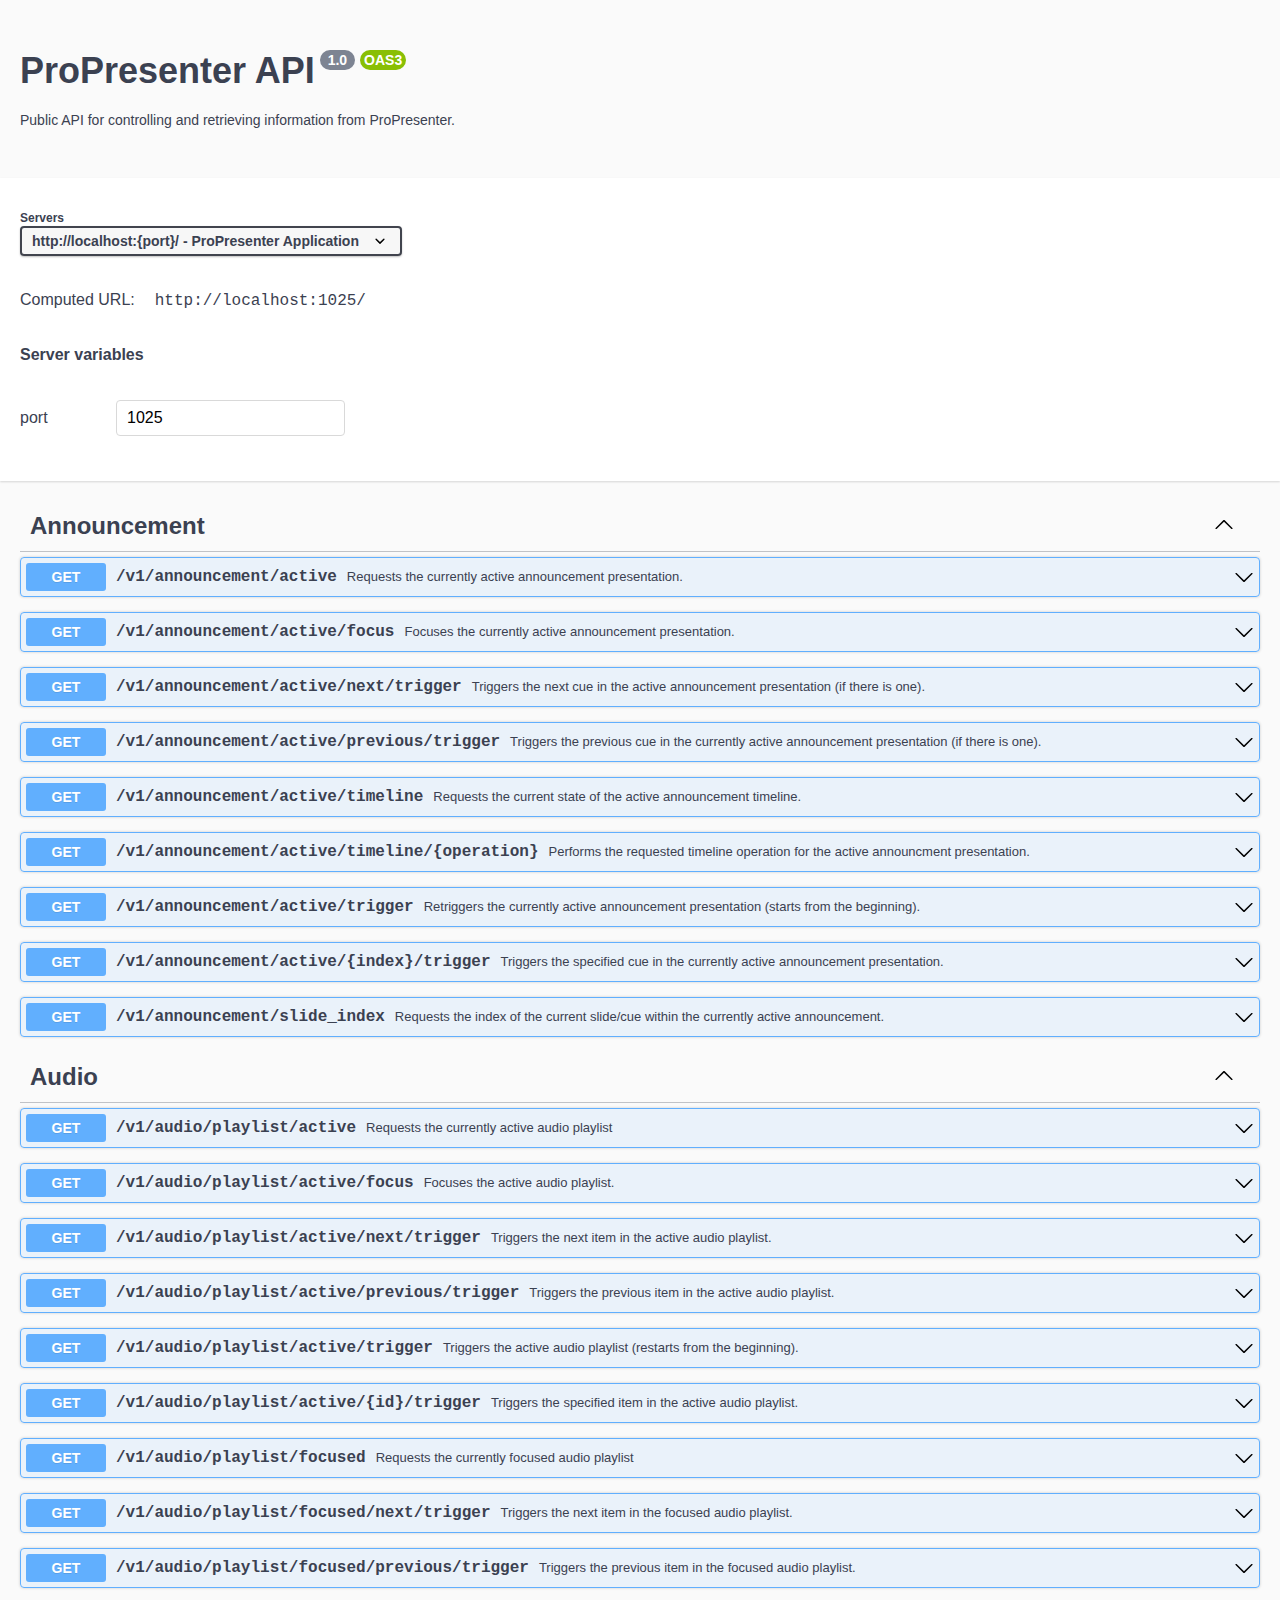
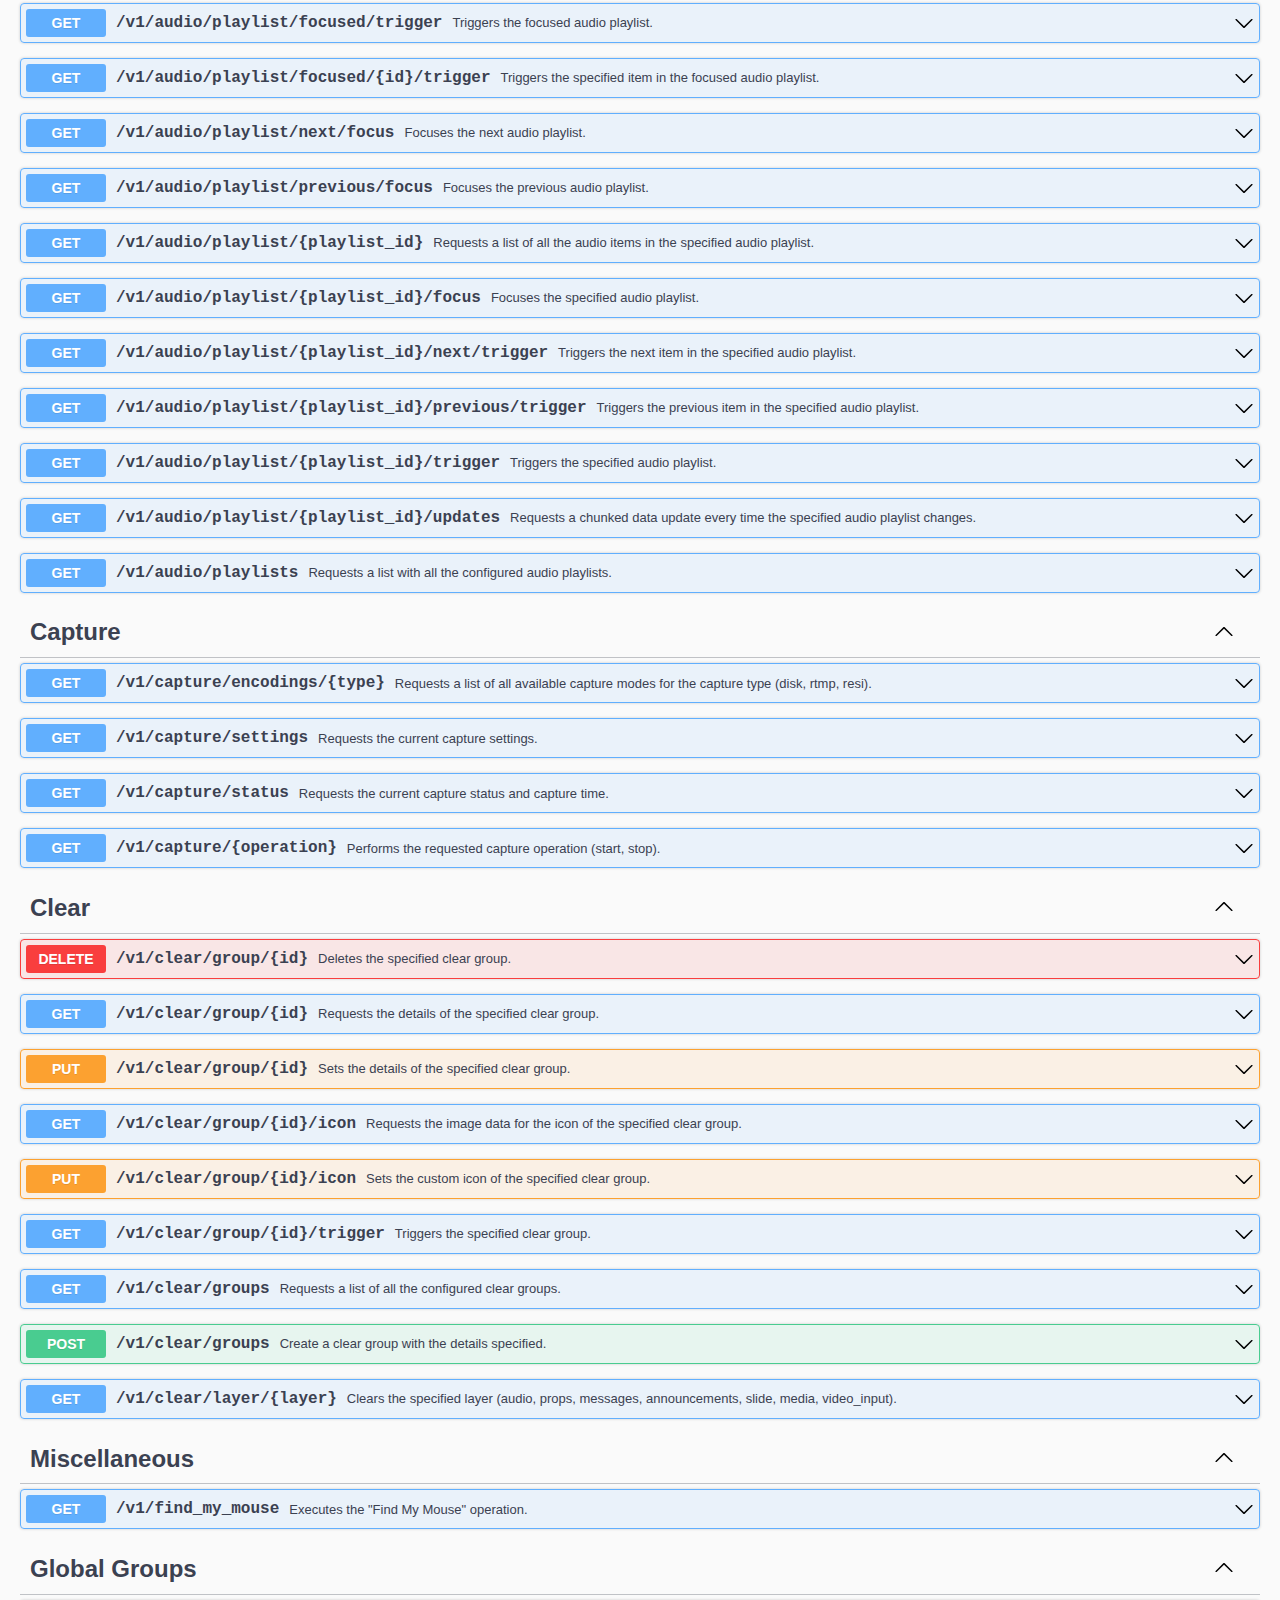
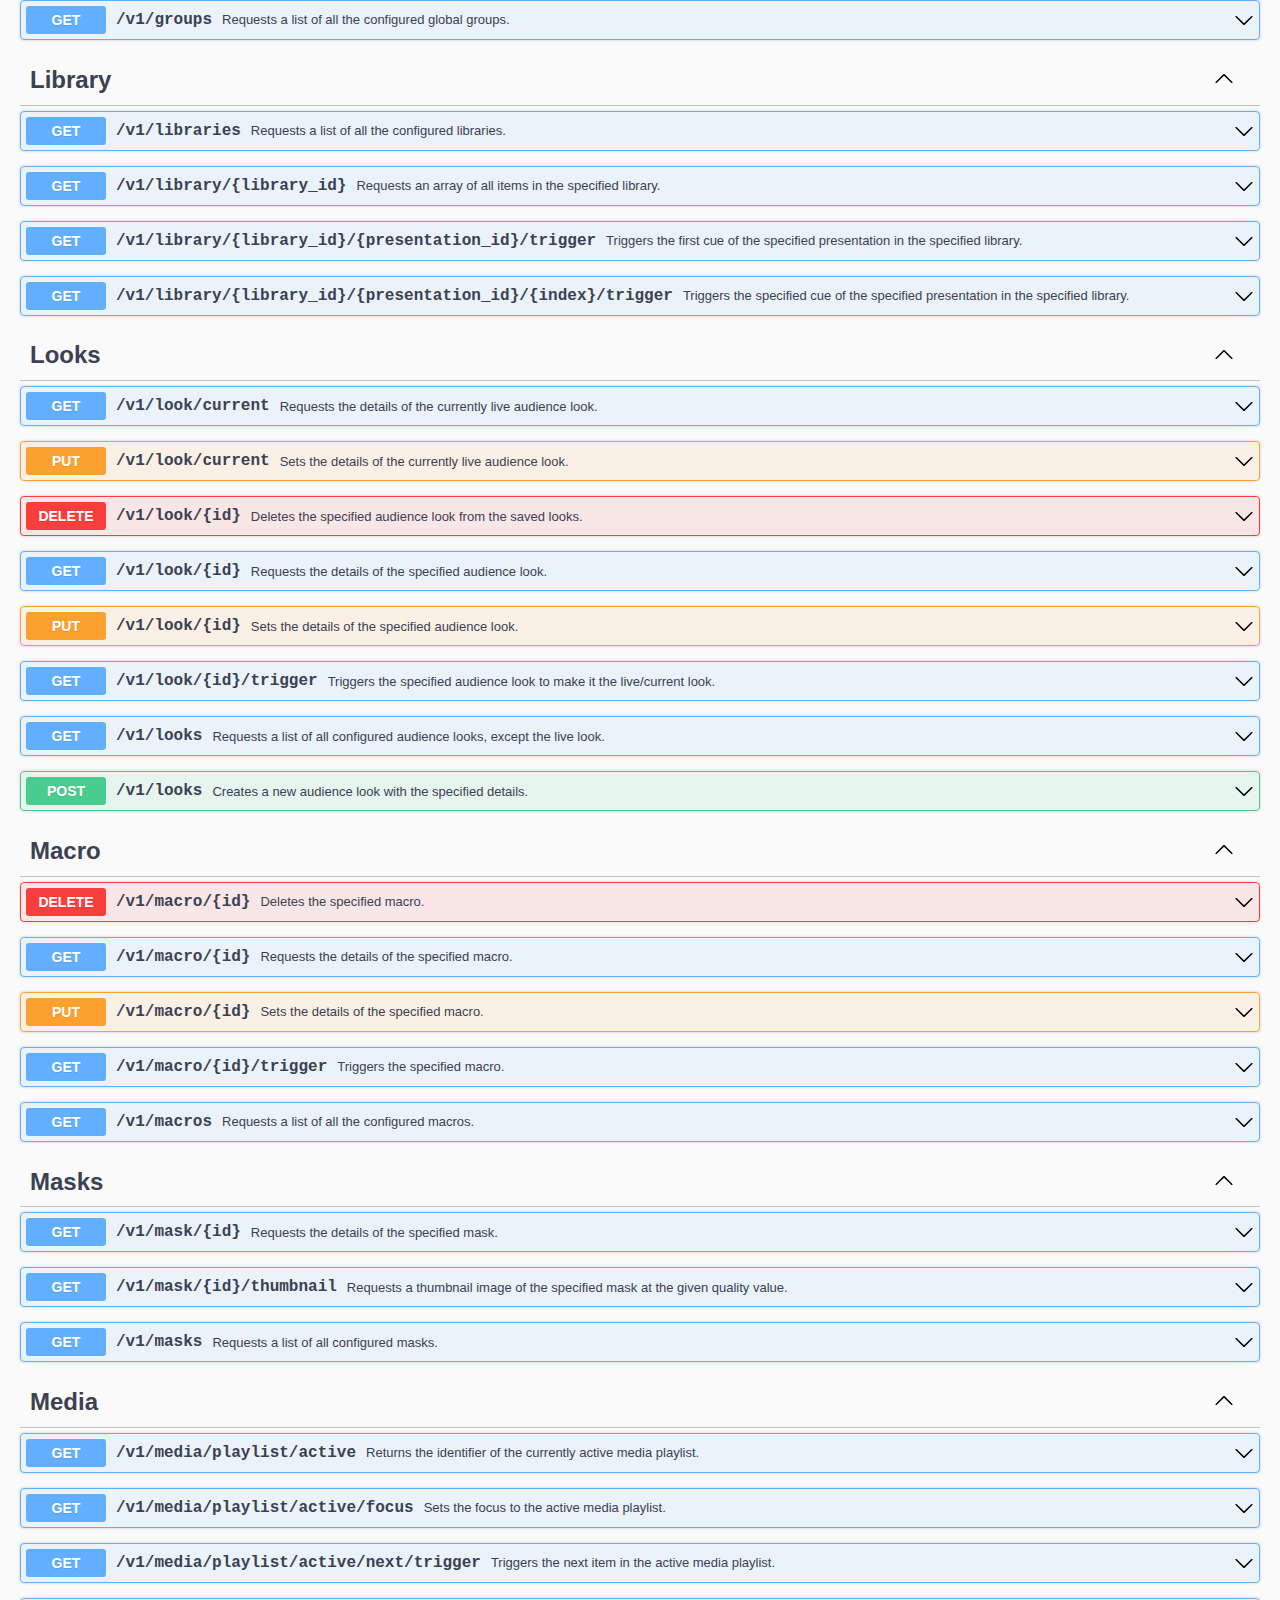
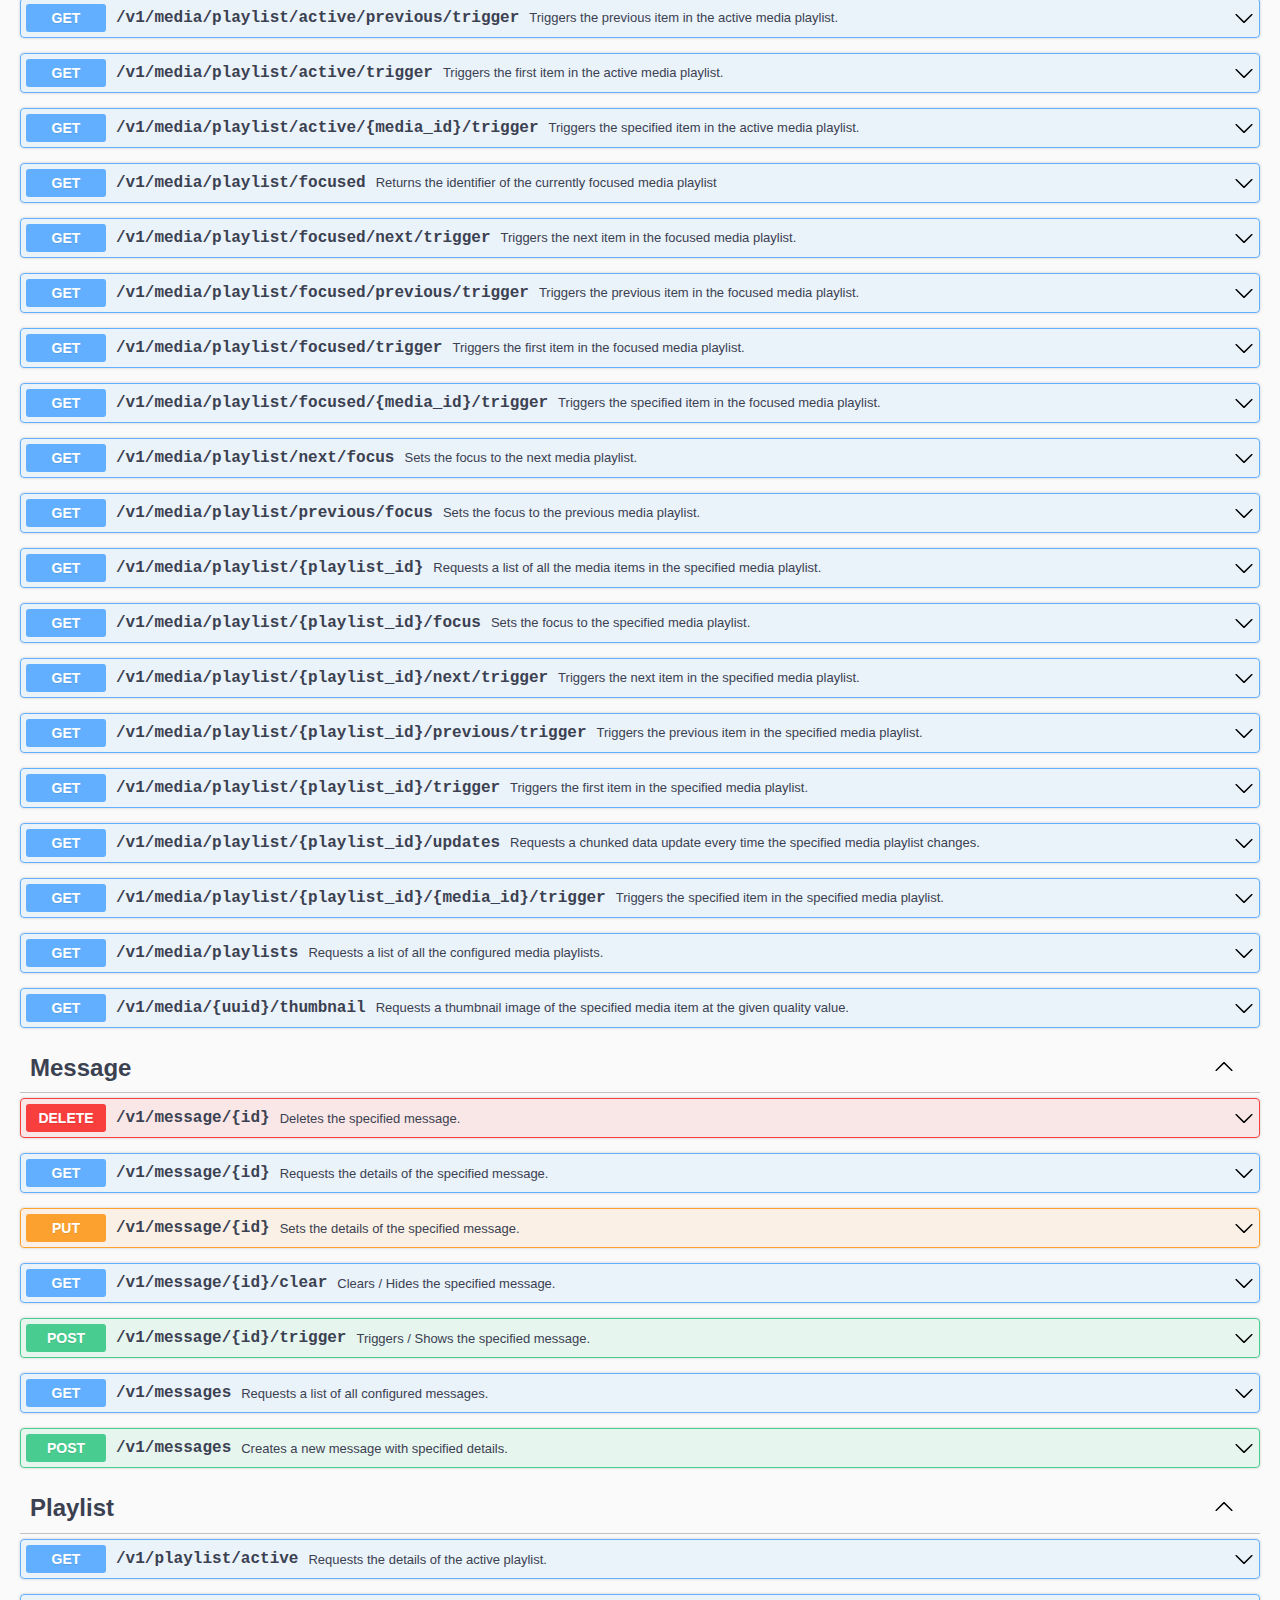
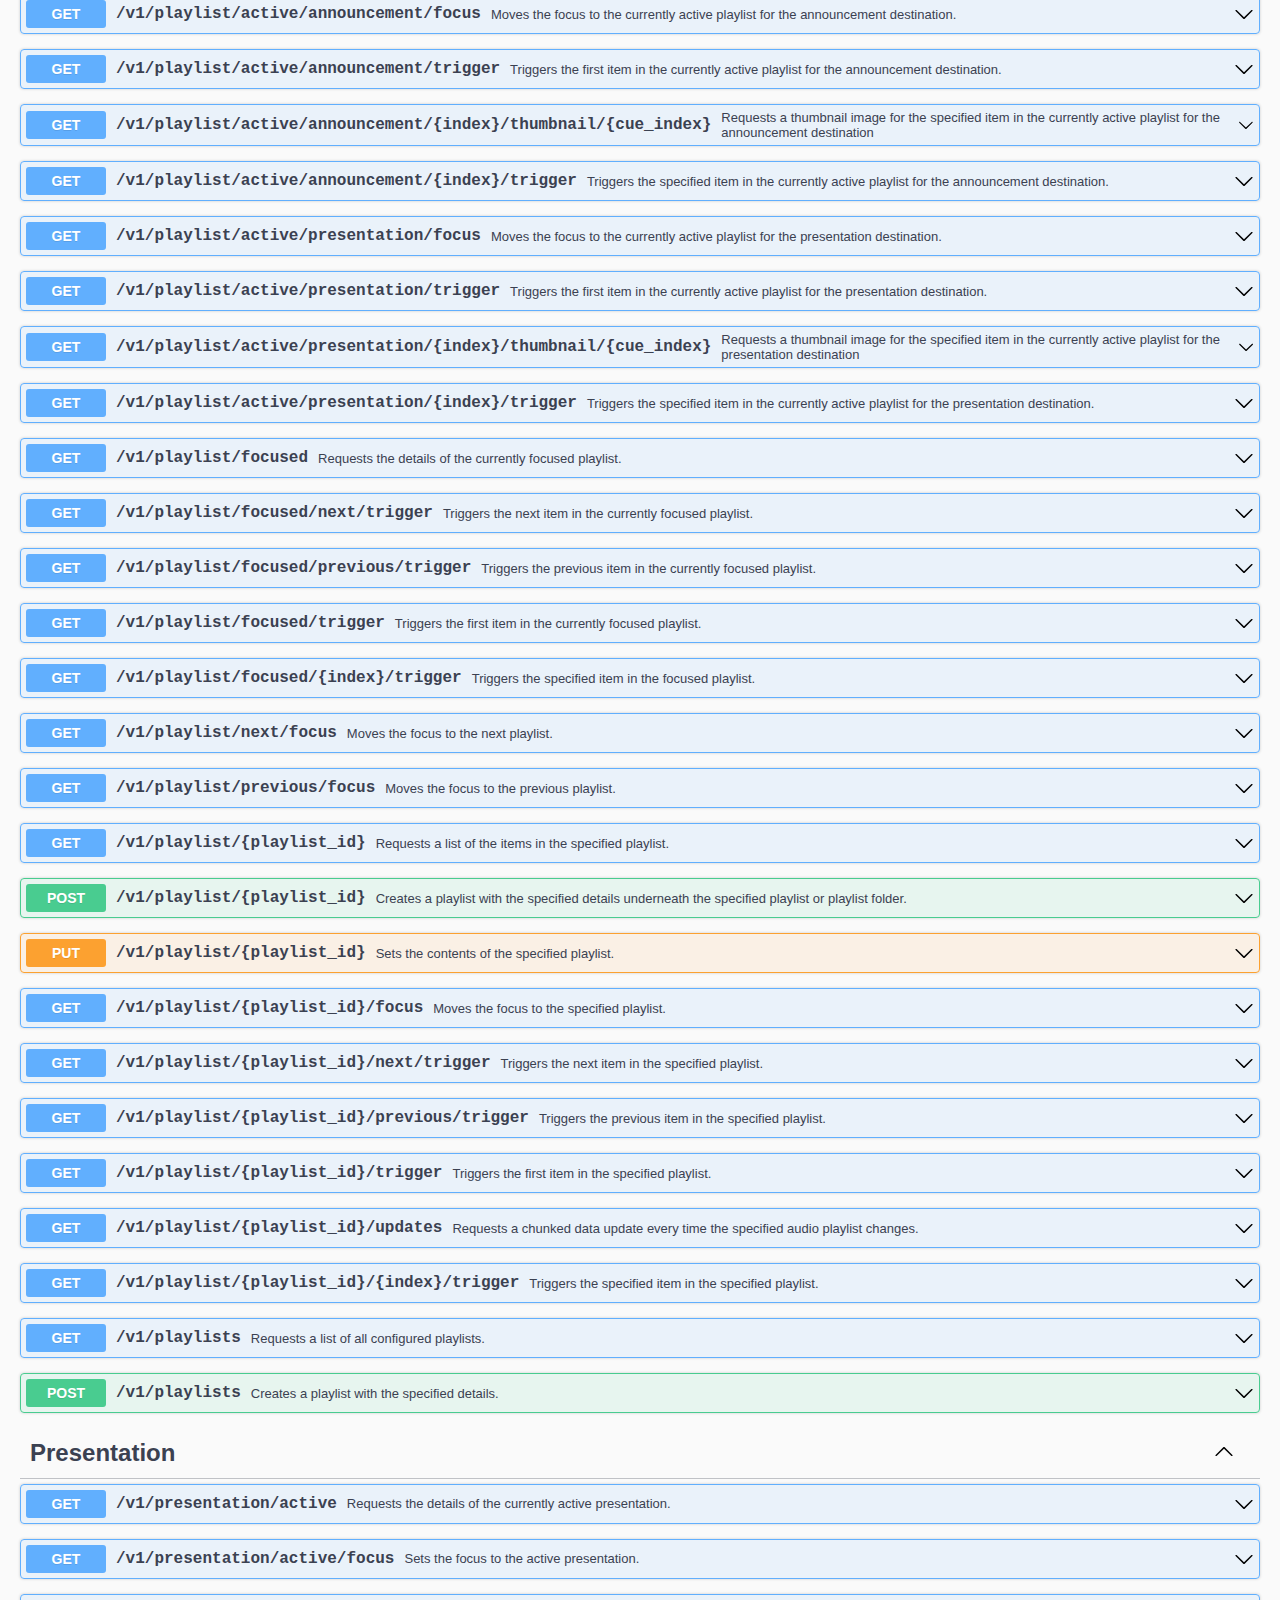
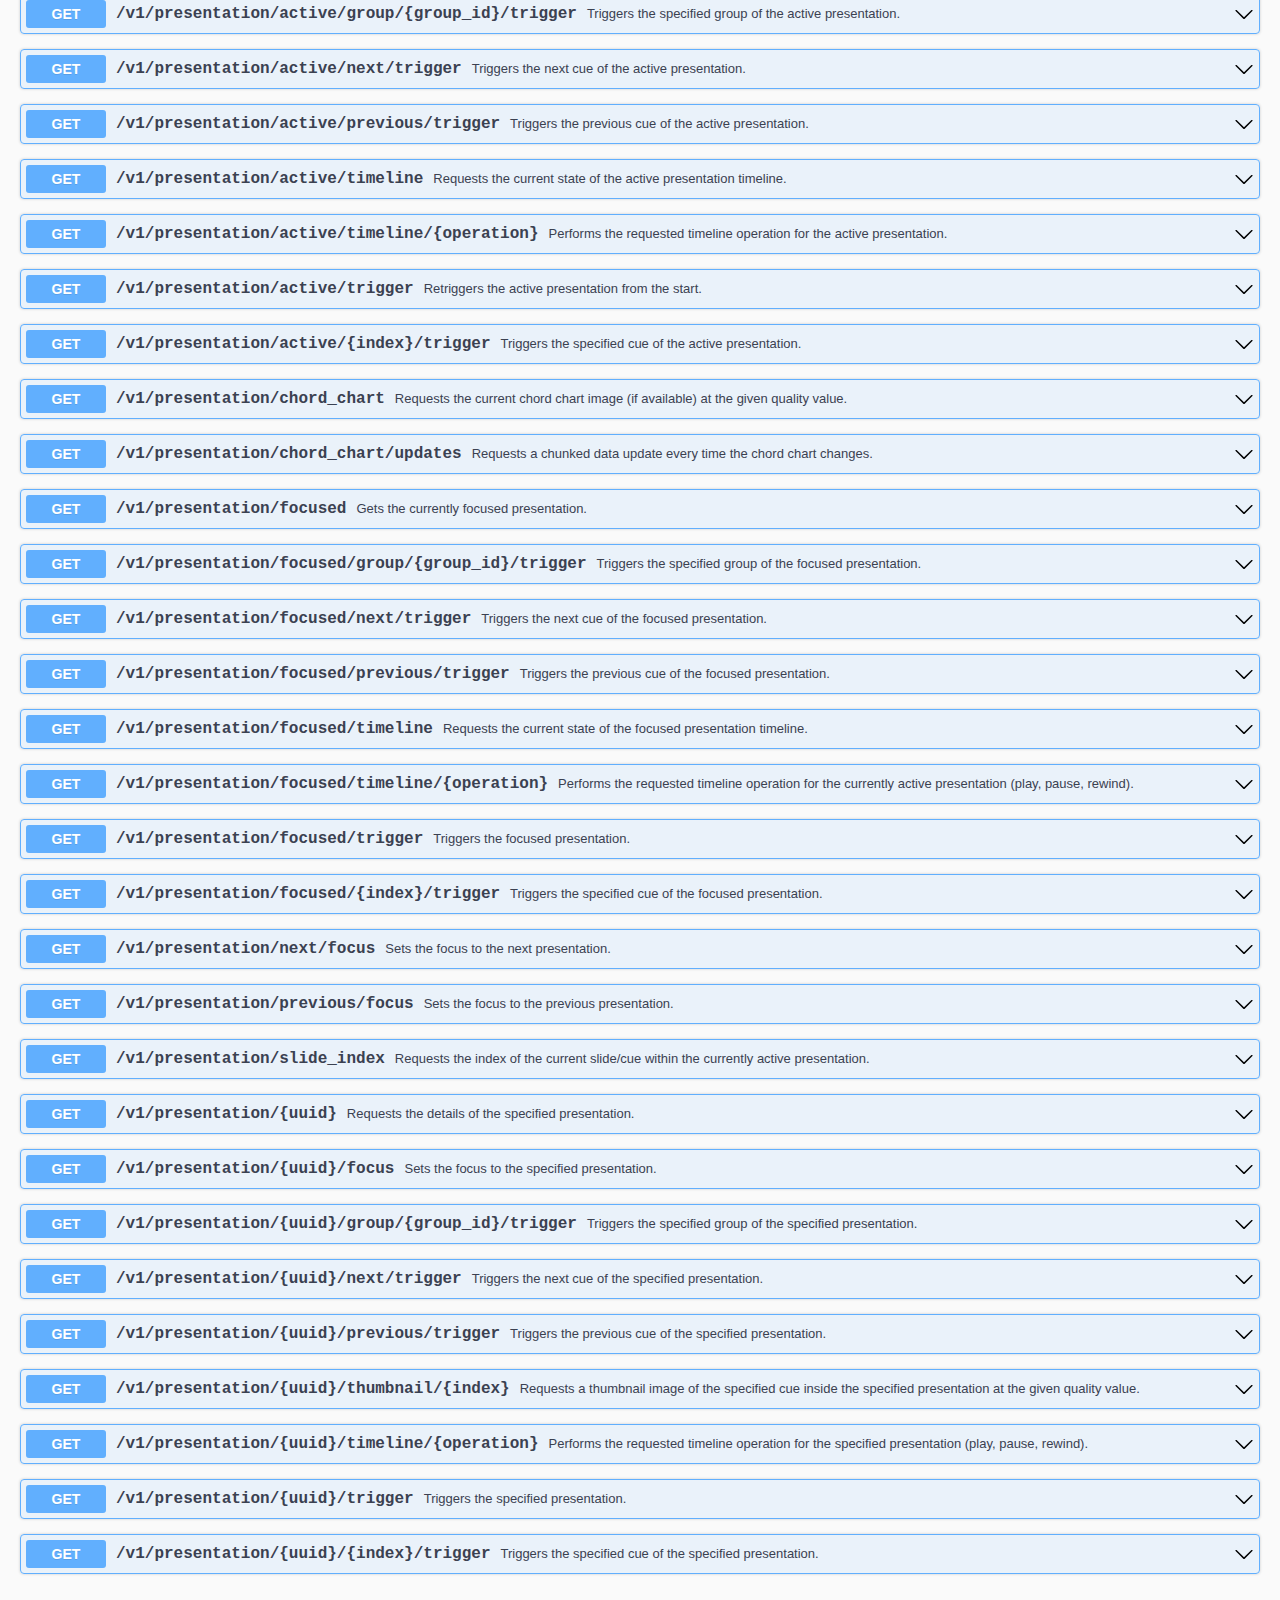
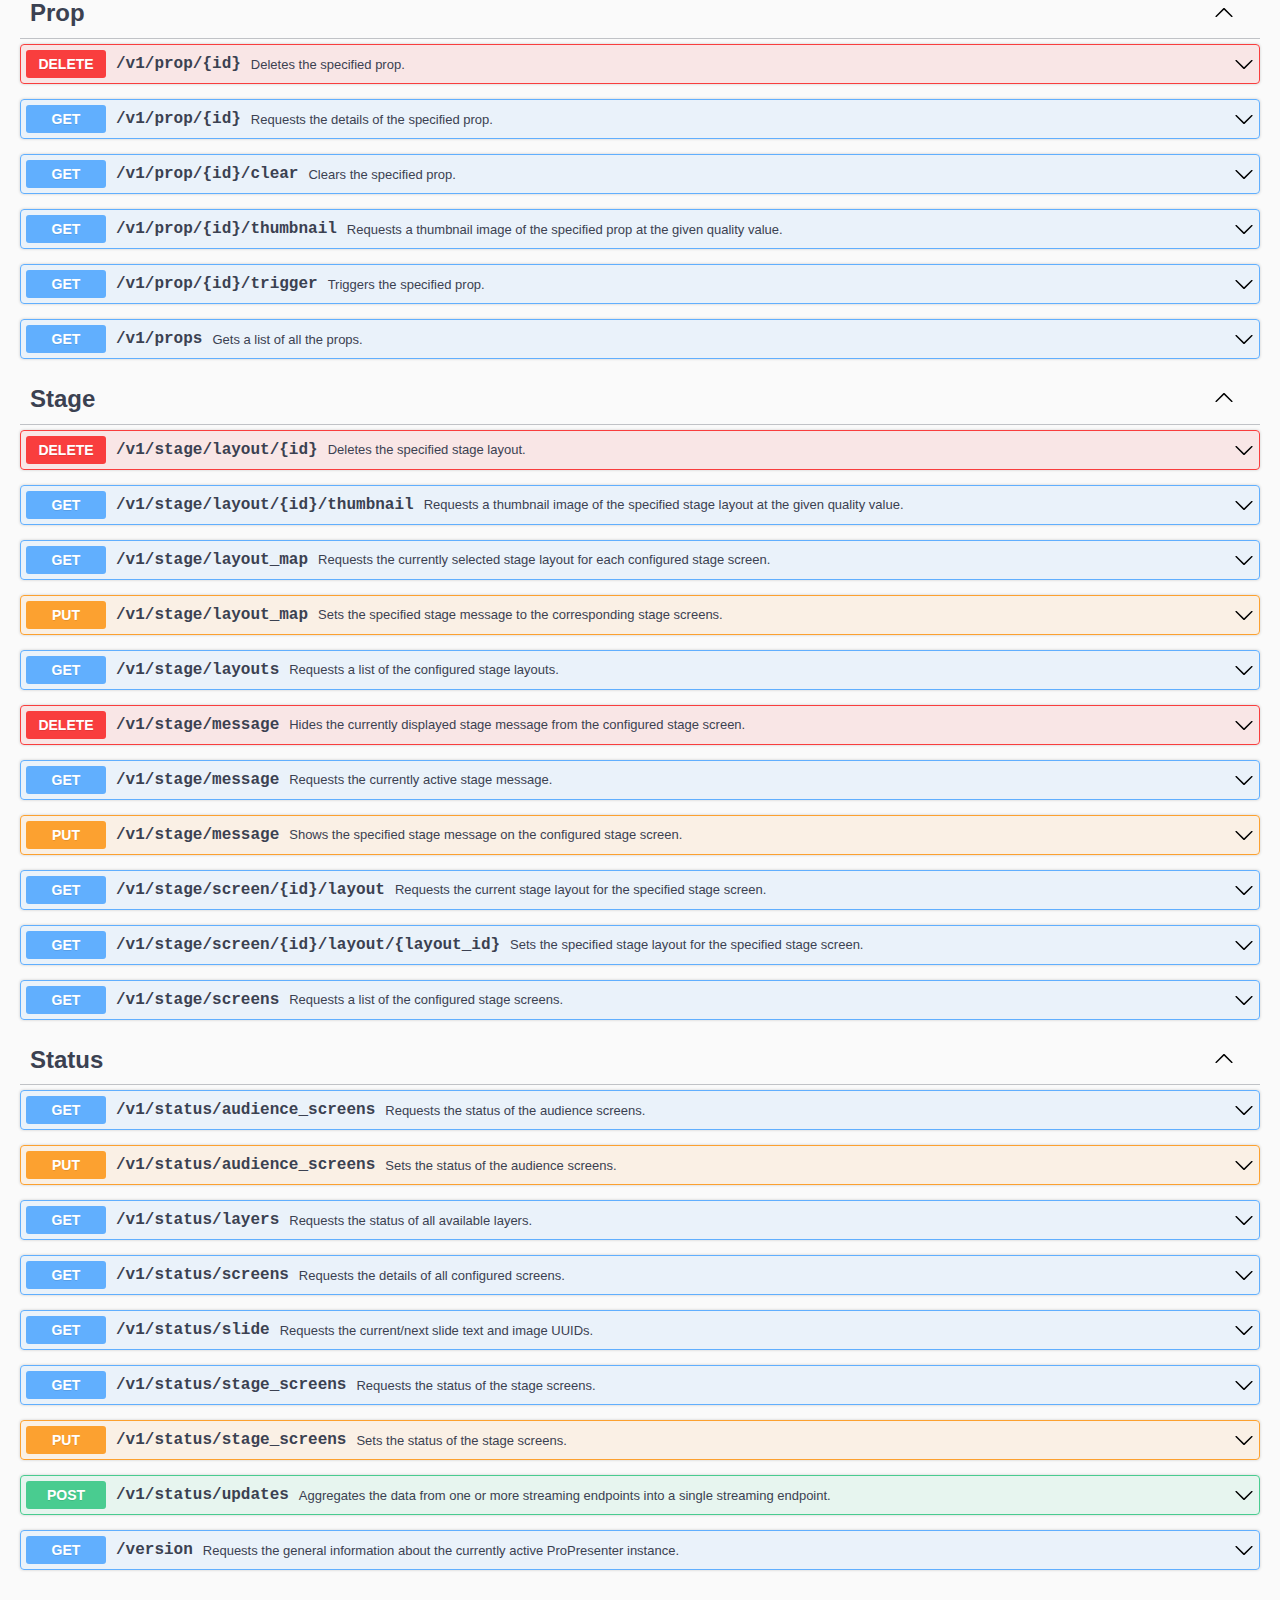
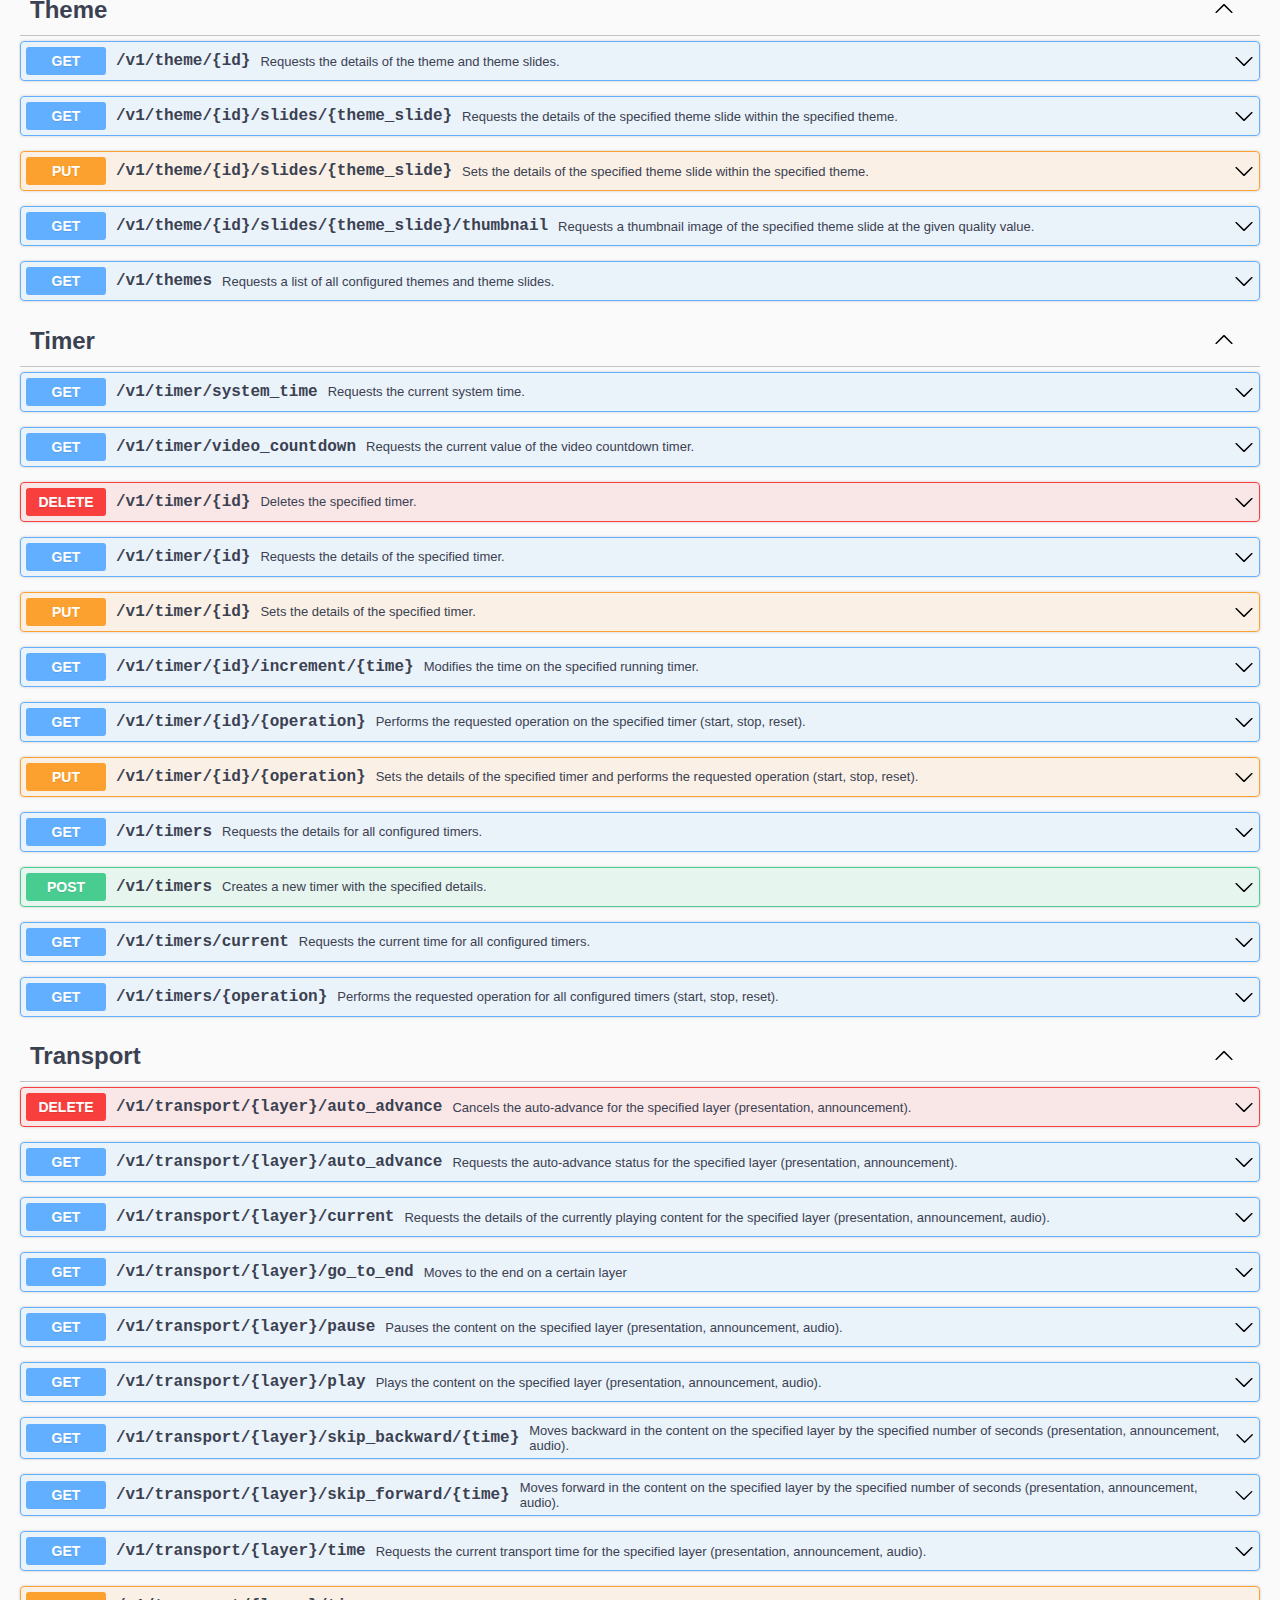
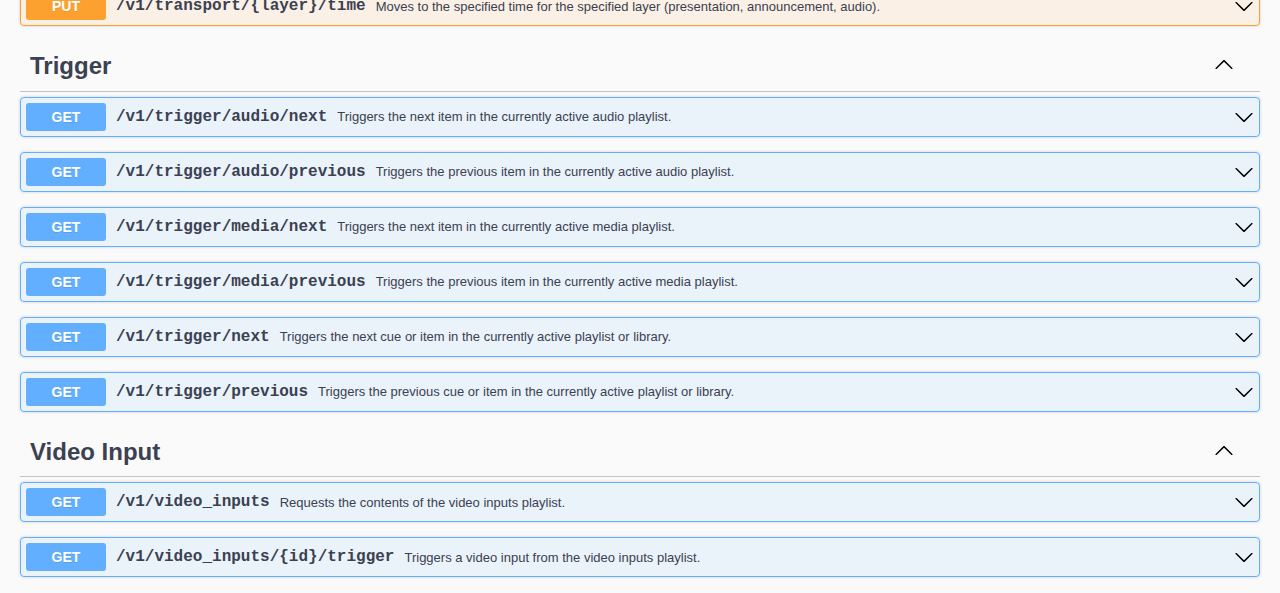
<file: ProPresenterApiReference.htm>
<!-- HTML for static distribution bundle build -->
<!DOCTYPE html>
<html lang="en"><head>
<meta http-equiv="content-type" content="text/html; charset=UTF-8">
    <meta charset="UTF-8">
    <title>ProPresenter API</title>
    <link rel="stylesheet" type="text/css" href="ProPresenterApiReference_files/swagger-ui.css">
    <link rel="icon" type="image/png" href="http://10.207.130.218:1025/v1/doc/favicon-32x32.png" sizes="32x32">
    <link rel="icon" type="image/png" href="http://10.207.130.218:1025/v1/doc/favicon-16x16.png" sizes="16x16">
    <style>
      html
      {
        box-sizing: border-box;
        overflow: -moz-scrollbars-vertical;
        overflow-y: scroll;
      }

      *,
      *:before,
      *:after
      {
        box-sizing: inherit;
      }

      body
      {
        margin:0;
        background: #fafafa;
      }
    </style>
  <style>:is([id*='google_ads_iframe'],[id*='taboola-'],.taboolaHeight,.taboola-placeholder,#top-ad,#credential_picker_container,#credentials-picker-container,#credential_picker_iframe,[id*='google-one-tap-iframe'],#google-one-tap-popup-container,.google-one-tap__module,.google-one-tap-modal-div,#amp_floatingAdDiv,#ez-content-blocker-container) {display:none!important;min-height:0!important;height:0!important;}</style></head>

  <body>
    <div id="swagger-ui"><div class="swagger-ui"><div><svg xmlns="http://www.w3.org/2000/svg" xmlns:xlink="http://www.w3.org/1999/xlink" class="svg-assets"><defs><symbol viewBox="0 0 20 20" id="unlocked"><path d="M15.8 8H14V5.6C14 2.703 12.665 1 10 1 7.334 1 6 2.703 6 5.6V6h2v-.801C8 3.754 8.797 3 10 3c1.203 0 2 .754 2 2.199V8H4c-.553 0-1 .646-1 1.199V17c0 .549.428 1.139.951 1.307l1.197.387C5.672 18.861 6.55 19 7.1 19h5.8c.549 0 1.428-.139 1.951-.307l1.196-.387c.524-.167.953-.757.953-1.306V9.199C17 8.646 16.352 8 15.8 8z"></path></symbol><symbol viewBox="0 0 20 20" id="locked"><path d="M15.8 8H14V5.6C14 2.703 12.665 1 10 1 7.334 1 6 2.703 6 5.6V8H4c-.553 0-1 .646-1 1.199V17c0 .549.428 1.139.951 1.307l1.197.387C5.672 18.861 6.55 19 7.1 19h5.8c.549 0 1.428-.139 1.951-.307l1.196-.387c.524-.167.953-.757.953-1.306V9.199C17 8.646 16.352 8 15.8 8zM12 8H8V5.199C8 3.754 8.797 3 10 3c1.203 0 2 .754 2 2.199V8z"></path></symbol><symbol viewBox="0 0 20 20" id="close"><path d="M14.348 14.849c-.469.469-1.229.469-1.697 0L10 11.819l-2.651 3.029c-.469.469-1.229.469-1.697 0-.469-.469-.469-1.229 0-1.697l2.758-3.15-2.759-3.152c-.469-.469-.469-1.228 0-1.697.469-.469 1.228-.469 1.697 0L10 8.183l2.651-3.031c.469-.469 1.228-.469 1.697 0 .469.469.469 1.229 0 1.697l-2.758 3.152 2.758 3.15c.469.469.469 1.229 0 1.698z"></path></symbol><symbol viewBox="0 0 20 20" id="large-arrow"><path d="M13.25 10L6.109 2.58c-.268-.27-.268-.707 0-.979.268-.27.701-.27.969 0l7.83 7.908c.268.271.268.709 0 .979l-7.83 7.908c-.268.271-.701.27-.969 0-.268-.269-.268-.707 0-.979L13.25 10z"></path></symbol><symbol viewBox="0 0 20 20" id="large-arrow-down"><path d="M17.418 6.109c.272-.268.709-.268.979 0s.271.701 0 .969l-7.908 7.83c-.27.268-.707.268-.979 0l-7.908-7.83c-.27-.268-.27-.701 0-.969.271-.268.709-.268.979 0L10 13.25l7.418-7.141z"></path></symbol><symbol viewBox="0 0 20 20" id="large-arrow-up"><path d="M 17.418 14.908 C 17.69 15.176 18.127 15.176 18.397 14.908 C 18.667 14.64 18.668 14.207 18.397 13.939 L 10.489 6.109 C 10.219 5.841 9.782 5.841 9.51 6.109 L 1.602 13.939 C 1.332 14.207 1.332 14.64 1.602 14.908 C 1.873 15.176 2.311 15.176 2.581 14.908 L 10 7.767 L 17.418 14.908 Z"></path></symbol><symbol viewBox="0 0 24 24" id="jump-to"><path d="M19 7v4H5.83l3.58-3.59L8 6l-6 6 6 6 1.41-1.41L5.83 13H21V7z"></path></symbol><symbol viewBox="0 0 24 24" id="expand"><path d="M10 18h4v-2h-4v2zM3 6v2h18V6H3zm3 7h12v-2H6v2z"></path></symbol></defs></svg></div><div><div class="information-container wrapper"><section class="block col-12"><div><div class="info"><hgroup class="main"><h2 class="title">ProPresenter API<span><small><pre class="version"> 1.0 </pre></small><small class="version-stamp"><pre class="version">OAS3</pre></small></span></h2></hgroup><div class="description"><div class="renderedMarkdown"><p>Public API for controlling and retrieving information from ProPresenter.</p></div></div></div></div></section></div><div class="scheme-container"><section class="schemes wrapper block col-12"><div><span class="servers-title">Servers</span><div class="servers"><label for="servers"><select><option value="http://localhost:{port}/" selected="selected">http://localhost:{port}/ - ProPresenter Application</option></select></label><div><div class="computed-url">Computed URL:<code>http://localhost:1025/</code></div><h4>Server variables</h4><table><tbody><tr><td>port</td><td><input type="text" data-variable="port" value="1025"></td></tr></tbody></table></div></div></div></section></div><div></div><div class="wrapper"><section class="block col-12 block-desktop col-12-desktop"><div><span><div class="opblock-tag-section is-open"><h3 class="opblock-tag no-desc" id="operations-tag-Announcement" data-tag="Announcement" data-is-open="true"><a class="nostyle" href="#/Announcement"><span>Announcement</span></a><small></small><div></div><button aria-expanded="true" class="expand-operation" title="Collapse operation"><svg class="arrow" width="20" height="20" aria-hidden="true" focusable="false"><use href="#large-arrow-up" xlink:href="#large-arrow-up"></use></svg></button></h3><div class="no-margin"> <div class="operation-tag-content"><span><div class="opblock opblock-get" id="operations-Announcement-announcementActiveGet"><div class="opblock-summary opblock-summary-get"><button aria-label="get ​/v1​/announcement​/active" aria-expanded="false" class="opblock-summary-control"><span class="opblock-summary-method">GET</span><span class="opblock-summary-path" data-path="/v1/announcement/active"><a class="nostyle" href="#/Announcement/announcementActiveGet"><span>/v1<wbr>/announcement<wbr>/active</span></a></span><div class="opblock-summary-description">Requests the currently active announcement presentation.</div><svg class="arrow" width="20" height="20" aria-hidden="true" focusable="false"><use href="#large-arrow-down" xlink:href="#large-arrow-down"></use></svg></button></div><noscript></noscript></div></span><span><div class="opblock opblock-get" id="operations-Announcement-announcementActiveFocus"><div class="opblock-summary opblock-summary-get"><button aria-label="get ​/v1​/announcement​/active​/focus" aria-expanded="false" class="opblock-summary-control"><span class="opblock-summary-method">GET</span><span class="opblock-summary-path" data-path="/v1/announcement/active/focus"><a class="nostyle" href="#/Announcement/announcementActiveFocus"><span>/v1<wbr>/announcement<wbr>/active<wbr>/focus</span></a></span><div class="opblock-summary-description">Focuses the currently active announcement presentation.</div><svg class="arrow" width="20" height="20" aria-hidden="true" focusable="false"><use href="#large-arrow-down" xlink:href="#large-arrow-down"></use></svg></button></div><noscript></noscript></div></span><span><div class="opblock opblock-get" id="operations-Announcement-announcementActiveNextTrigger"><div class="opblock-summary opblock-summary-get"><button aria-label="get ​/v1​/announcement​/active​/next​/trigger" aria-expanded="false" class="opblock-summary-control"><span class="opblock-summary-method">GET</span><span class="opblock-summary-path" data-path="/v1/announcement/active/next/trigger"><a class="nostyle" href="#/Announcement/announcementActiveNextTrigger"><span>/v1<wbr>/announcement<wbr>/active<wbr>/next<wbr>/trigger</span></a></span><div class="opblock-summary-description">Triggers the next cue in the active announcement presentation (if there is one).</div><svg class="arrow" width="20" height="20" aria-hidden="true" focusable="false"><use href="#large-arrow-down" xlink:href="#large-arrow-down"></use></svg></button></div><noscript></noscript></div></span><span><div class="opblock opblock-get" id="operations-Announcement-announcementActivePreviousTrigger"><div class="opblock-summary opblock-summary-get"><button aria-label="get ​/v1​/announcement​/active​/previous​/trigger" aria-expanded="false" class="opblock-summary-control"><span class="opblock-summary-method">GET</span><span class="opblock-summary-path" data-path="/v1/announcement/active/previous/trigger"><a class="nostyle" href="#/Announcement/announcementActivePreviousTrigger"><span>/v1<wbr>/announcement<wbr>/active<wbr>/previous<wbr>/trigger</span></a></span><div class="opblock-summary-description">Triggers the previous cue in the currently active announcement presentation (if there is one).</div><svg class="arrow" width="20" height="20" aria-hidden="true" focusable="false"><use href="#large-arrow-down" xlink:href="#large-arrow-down"></use></svg></button></div><noscript></noscript></div></span><span><div class="opblock opblock-get" id="operations-Announcement-announcementActiveTimelineStatus"><div class="opblock-summary opblock-summary-get"><button aria-label="get ​/v1​/announcement​/active​/timeline" aria-expanded="false" class="opblock-summary-control"><span class="opblock-summary-method">GET</span><span class="opblock-summary-path" data-path="/v1/announcement/active/timeline"><a class="nostyle" href="#/Announcement/announcementActiveTimelineStatus"><span>/v1<wbr>/announcement<wbr>/active<wbr>/timeline</span></a></span><div class="opblock-summary-description">Requests the current state of the active announcement timeline.</div><svg class="arrow" width="20" height="20" aria-hidden="true" focusable="false"><use href="#large-arrow-down" xlink:href="#large-arrow-down"></use></svg></button></div><noscript></noscript></div></span><span><div class="opblock opblock-get" id="operations-Announcement-annoucementActiveTimelineOperation"><div class="opblock-summary opblock-summary-get"><button aria-label="get ​/v1​/announcement​/active​/timeline​/{operation}" aria-expanded="false" class="opblock-summary-control"><span class="opblock-summary-method">GET</span><span class="opblock-summary-path" data-path="/v1/announcement/active/timeline/{operation}"><a class="nostyle" href="#/Announcement/annoucementActiveTimelineOperation"><span>/v1<wbr>/announcement<wbr>/active<wbr>/timeline<wbr>/{operation}</span></a></span><div class="opblock-summary-description">Performs the requested timeline operation for the active announcment presentation.</div><svg class="arrow" width="20" height="20" aria-hidden="true" focusable="false"><use href="#large-arrow-down" xlink:href="#large-arrow-down"></use></svg></button></div><noscript></noscript></div></span><span><div class="opblock opblock-get" id="operations-Announcement-announcementActiveTrigger"><div class="opblock-summary opblock-summary-get"><button aria-label="get ​/v1​/announcement​/active​/trigger" aria-expanded="false" class="opblock-summary-control"><span class="opblock-summary-method">GET</span><span class="opblock-summary-path" data-path="/v1/announcement/active/trigger"><a class="nostyle" href="#/Announcement/announcementActiveTrigger"><span>/v1<wbr>/announcement<wbr>/active<wbr>/trigger</span></a></span><div class="opblock-summary-description">Retriggers the currently active announcement presentation (starts from the beginning).</div><svg class="arrow" width="20" height="20" aria-hidden="true" focusable="false"><use href="#large-arrow-down" xlink:href="#large-arrow-down"></use></svg></button></div><noscript></noscript></div></span><span><div class="opblock opblock-get" id="operations-Announcement-announcementActiveCueTrigger"><div class="opblock-summary opblock-summary-get"><button aria-label="get ​/v1​/announcement​/active​/{index}​/trigger" aria-expanded="false" class="opblock-summary-control"><span class="opblock-summary-method">GET</span><span class="opblock-summary-path" data-path="/v1/announcement/active/{index}/trigger"><a class="nostyle" href="#/Announcement/announcementActiveCueTrigger"><span>/v1<wbr>/announcement<wbr>/active<wbr>/{index}<wbr>/trigger</span></a></span><div class="opblock-summary-description">Triggers the specified cue in the currently active announcement presentation.</div><svg class="arrow" width="20" height="20" aria-hidden="true" focusable="false"><use href="#large-arrow-down" xlink:href="#large-arrow-down"></use></svg></button></div><noscript></noscript></div></span><span><div class="opblock opblock-get" id="operations-Announcement-get_v1_announcement_slide_index"><div class="opblock-summary opblock-summary-get"><button aria-label="get ​/v1​/announcement​/slide_index" aria-expanded="false" class="opblock-summary-control"><span class="opblock-summary-method">GET</span><span class="opblock-summary-path" data-path="/v1/announcement/slide_index"><a class="nostyle" href="#/Announcement/get_v1_announcement_slide_index"><span>/v1<wbr>/announcement<wbr>/slide_index</span></a></span><div class="opblock-summary-description">Requests the index of the current slide/cue within the currently active announcement.</div><svg class="arrow" width="20" height="20" aria-hidden="true" focusable="false"><use href="#large-arrow-down" xlink:href="#large-arrow-down"></use></svg></button></div><noscript></noscript></div></span></div> </div></div></span><span><div class="opblock-tag-section is-open"><h3 class="opblock-tag no-desc" id="operations-tag-Audio" data-tag="Audio" data-is-open="true"><a class="nostyle" href="#/Audio"><span>Audio</span></a><small></small><div></div><button aria-expanded="true" class="expand-operation" title="Collapse operation"><svg class="arrow" width="20" height="20" aria-hidden="true" focusable="false"><use href="#large-arrow-up" xlink:href="#large-arrow-up"></use></svg></button></h3><div class="no-margin"> <div class="operation-tag-content"><span><div class="opblock opblock-get" id="operations-Audio-audioPlaylistActiveGet"><div class="opblock-summary opblock-summary-get"><button aria-label="get ​/v1​/audio​/playlist​/active" aria-expanded="false" class="opblock-summary-control"><span class="opblock-summary-method">GET</span><span class="opblock-summary-path" data-path="/v1/audio/playlist/active"><a class="nostyle" href="#/Audio/audioPlaylistActiveGet"><span>/v1<wbr>/audio<wbr>/playlist<wbr>/active</span></a></span><div class="opblock-summary-description">Requests the currently active audio playlist</div><svg class="arrow" width="20" height="20" aria-hidden="true" focusable="false"><use href="#large-arrow-down" xlink:href="#large-arrow-down"></use></svg></button></div><noscript></noscript></div></span><span><div class="opblock opblock-get" id="operations-Audio-audioPlaylistActiveFocus"><div class="opblock-summary opblock-summary-get"><button aria-label="get ​/v1​/audio​/playlist​/active​/focus" aria-expanded="false" class="opblock-summary-control"><span class="opblock-summary-method">GET</span><span class="opblock-summary-path" data-path="/v1/audio/playlist/active/focus"><a class="nostyle" href="#/Audio/audioPlaylistActiveFocus"><span>/v1<wbr>/audio<wbr>/playlist<wbr>/active<wbr>/focus</span></a></span><div class="opblock-summary-description">Focuses the active audio playlist.</div><svg class="arrow" width="20" height="20" aria-hidden="true" focusable="false"><use href="#large-arrow-down" xlink:href="#large-arrow-down"></use></svg></button></div><noscript></noscript></div></span><span><div class="opblock opblock-get" id="operations-Audio-audioPlaylistActiveNextTrigger"><div class="opblock-summary opblock-summary-get"><button aria-label="get ​/v1​/audio​/playlist​/active​/next​/trigger" aria-expanded="false" class="opblock-summary-control"><span class="opblock-summary-method">GET</span><span class="opblock-summary-path" data-path="/v1/audio/playlist/active/next/trigger"><a class="nostyle" href="#/Audio/audioPlaylistActiveNextTrigger"><span>/v1<wbr>/audio<wbr>/playlist<wbr>/active<wbr>/next<wbr>/trigger</span></a></span><div class="opblock-summary-description">Triggers the next item in the active audio playlist.</div><svg class="arrow" width="20" height="20" aria-hidden="true" focusable="false"><use href="#large-arrow-down" xlink:href="#large-arrow-down"></use></svg></button></div><noscript></noscript></div></span><span><div class="opblock opblock-get" id="operations-Audio-audioPlaylistActivePreviousTrigger"><div class="opblock-summary opblock-summary-get"><button aria-label="get ​/v1​/audio​/playlist​/active​/previous​/trigger" aria-expanded="false" class="opblock-summary-control"><span class="opblock-summary-method">GET</span><span class="opblock-summary-path" data-path="/v1/audio/playlist/active/previous/trigger"><a class="nostyle" href="#/Audio/audioPlaylistActivePreviousTrigger"><span>/v1<wbr>/audio<wbr>/playlist<wbr>/active<wbr>/previous<wbr>/trigger</span></a></span><div class="opblock-summary-description">Triggers the previous item in the active audio playlist.</div><svg class="arrow" width="20" height="20" aria-hidden="true" focusable="false"><use href="#large-arrow-down" xlink:href="#large-arrow-down"></use></svg></button></div><noscript></noscript></div></span><span><div class="opblock opblock-get" id="operations-Audio-audioPlaylistActiveTrigger"><div class="opblock-summary opblock-summary-get"><button aria-label="get ​/v1​/audio​/playlist​/active​/trigger" aria-expanded="false" class="opblock-summary-control"><span class="opblock-summary-method">GET</span><span class="opblock-summary-path" data-path="/v1/audio/playlist/active/trigger"><a class="nostyle" href="#/Audio/audioPlaylistActiveTrigger"><span>/v1<wbr>/audio<wbr>/playlist<wbr>/active<wbr>/trigger</span></a></span><div class="opblock-summary-description">Triggers the active audio playlist (restarts from the beginning).</div><svg class="arrow" width="20" height="20" aria-hidden="true" focusable="false"><use href="#large-arrow-down" xlink:href="#large-arrow-down"></use></svg></button></div><noscript></noscript></div></span><span><div class="opblock opblock-get" id="operations-Audio-audioPlaylistActiveItemTrigger"><div class="opblock-summary opblock-summary-get"><button aria-label="get ​/v1​/audio​/playlist​/active​/{id}​/trigger" aria-expanded="false" class="opblock-summary-control"><span class="opblock-summary-method">GET</span><span class="opblock-summary-path" data-path="/v1/audio/playlist/active/{id}/trigger"><a class="nostyle" href="#/Audio/audioPlaylistActiveItemTrigger"><span>/v1<wbr>/audio<wbr>/playlist<wbr>/active<wbr>/{id}<wbr>/trigger</span></a></span><div class="opblock-summary-description">Triggers the specified item in the active audio playlist.</div><svg class="arrow" width="20" height="20" aria-hidden="true" focusable="false"><use href="#large-arrow-down" xlink:href="#large-arrow-down"></use></svg></button></div><noscript></noscript></div></span><span><div class="opblock opblock-get" id="operations-Audio-audioPlaylistFocusedGet"><div class="opblock-summary opblock-summary-get"><button aria-label="get ​/v1​/audio​/playlist​/focused" aria-expanded="false" class="opblock-summary-control"><span class="opblock-summary-method">GET</span><span class="opblock-summary-path" data-path="/v1/audio/playlist/focused"><a class="nostyle" href="#/Audio/audioPlaylistFocusedGet"><span>/v1<wbr>/audio<wbr>/playlist<wbr>/focused</span></a></span><div class="opblock-summary-description">Requests the currently focused audio playlist</div><svg class="arrow" width="20" height="20" aria-hidden="true" focusable="false"><use href="#large-arrow-down" xlink:href="#large-arrow-down"></use></svg></button></div><noscript></noscript></div></span><span><div class="opblock opblock-get" id="operations-Audio-audioPlaylistFocusedNextTrigger"><div class="opblock-summary opblock-summary-get"><button aria-label="get ​/v1​/audio​/playlist​/focused​/next​/trigger" aria-expanded="false" class="opblock-summary-control"><span class="opblock-summary-method">GET</span><span class="opblock-summary-path" data-path="/v1/audio/playlist/focused/next/trigger"><a class="nostyle" href="#/Audio/audioPlaylistFocusedNextTrigger"><span>/v1<wbr>/audio<wbr>/playlist<wbr>/focused<wbr>/next<wbr>/trigger</span></a></span><div class="opblock-summary-description">Triggers the next item in the focused audio playlist.</div><svg class="arrow" width="20" height="20" aria-hidden="true" focusable="false"><use href="#large-arrow-down" xlink:href="#large-arrow-down"></use></svg></button></div><noscript></noscript></div></span><span><div class="opblock opblock-get" id="operations-Audio-audioPlaylistFocusedPreviousTrigger"><div class="opblock-summary opblock-summary-get"><button aria-label="get ​/v1​/audio​/playlist​/focused​/previous​/trigger" aria-expanded="false" class="opblock-summary-control"><span class="opblock-summary-method">GET</span><span class="opblock-summary-path" data-path="/v1/audio/playlist/focused/previous/trigger"><a class="nostyle" href="#/Audio/audioPlaylistFocusedPreviousTrigger"><span>/v1<wbr>/audio<wbr>/playlist<wbr>/focused<wbr>/previous<wbr>/trigger</span></a></span><div class="opblock-summary-description">Triggers the previous item in the focused audio playlist.</div><svg class="arrow" width="20" height="20" aria-hidden="true" focusable="false"><use href="#large-arrow-down" xlink:href="#large-arrow-down"></use></svg></button></div><noscript></noscript></div></span><span><div class="opblock opblock-get" id="operations-Audio-audioPlaylistFocusedTrigger"><div class="opblock-summary opblock-summary-get"><button aria-label="get ​/v1​/audio​/playlist​/focused​/trigger" aria-expanded="false" class="opblock-summary-control"><span class="opblock-summary-method">GET</span><span class="opblock-summary-path" data-path="/v1/audio/playlist/focused/trigger"><a class="nostyle" href="#/Audio/audioPlaylistFocusedTrigger"><span>/v1<wbr>/audio<wbr>/playlist<wbr>/focused<wbr>/trigger</span></a></span><div class="opblock-summary-description">Triggers the focused audio playlist.</div><svg class="arrow" width="20" height="20" aria-hidden="true" focusable="false"><use href="#large-arrow-down" xlink:href="#large-arrow-down"></use></svg></button></div><noscript></noscript></div></span><span><div class="opblock opblock-get" id="operations-Audio-audioPlaylistFocusedItemTrigger"><div class="opblock-summary opblock-summary-get"><button aria-label="get ​/v1​/audio​/playlist​/focused​/{id}​/trigger" aria-expanded="false" class="opblock-summary-control"><span class="opblock-summary-method">GET</span><span class="opblock-summary-path" data-path="/v1/audio/playlist/focused/{id}/trigger"><a class="nostyle" href="#/Audio/audioPlaylistFocusedItemTrigger"><span>/v1<wbr>/audio<wbr>/playlist<wbr>/focused<wbr>/{id}<wbr>/trigger</span></a></span><div class="opblock-summary-description">Triggers the specified item in the focused audio playlist.</div><svg class="arrow" width="20" height="20" aria-hidden="true" focusable="false"><use href="#large-arrow-down" xlink:href="#large-arrow-down"></use></svg></button></div><noscript></noscript></div></span><span><div class="opblock opblock-get" id="operations-Audio-audioPlaylistNextFocus"><div class="opblock-summary opblock-summary-get"><button aria-label="get ​/v1​/audio​/playlist​/next​/focus" aria-expanded="false" class="opblock-summary-control"><span class="opblock-summary-method">GET</span><span class="opblock-summary-path" data-path="/v1/audio/playlist/next/focus"><a class="nostyle" href="#/Audio/audioPlaylistNextFocus"><span>/v1<wbr>/audio<wbr>/playlist<wbr>/next<wbr>/focus</span></a></span><div class="opblock-summary-description">Focuses the next audio playlist.</div><svg class="arrow" width="20" height="20" aria-hidden="true" focusable="false"><use href="#large-arrow-down" xlink:href="#large-arrow-down"></use></svg></button></div><noscript></noscript></div></span><span><div class="opblock opblock-get" id="operations-Audio-audioPlaylistPreviousFocus"><div class="opblock-summary opblock-summary-get"><button aria-label="get ​/v1​/audio​/playlist​/previous​/focus" aria-expanded="false" class="opblock-summary-control"><span class="opblock-summary-method">GET</span><span class="opblock-summary-path" data-path="/v1/audio/playlist/previous/focus"><a class="nostyle" href="#/Audio/audioPlaylistPreviousFocus"><span>/v1<wbr>/audio<wbr>/playlist<wbr>/previous<wbr>/focus</span></a></span><div class="opblock-summary-description">Focuses the previous audio playlist.</div><svg class="arrow" width="20" height="20" aria-hidden="true" focusable="false"><use href="#large-arrow-down" xlink:href="#large-arrow-down"></use></svg></button></div><noscript></noscript></div></span><span><div class="opblock opblock-get" id="operations-Audio-audioPlaylistGet"><div class="opblock-summary opblock-summary-get"><button aria-label="get ​/v1​/audio​/playlist​/{playlist_id}" aria-expanded="false" class="opblock-summary-control"><span class="opblock-summary-method">GET</span><span class="opblock-summary-path" data-path="/v1/audio/playlist/{playlist_id}"><a class="nostyle" href="#/Audio/audioPlaylistGet"><span>/v1<wbr>/audio<wbr>/playlist<wbr>/{playlist_id}</span></a></span><div class="opblock-summary-description">Requests a list of all the audio items in the specified audio playlist.</div><svg class="arrow" width="20" height="20" aria-hidden="true" focusable="false"><use href="#large-arrow-down" xlink:href="#large-arrow-down"></use></svg></button></div><noscript></noscript></div></span><span><div class="opblock opblock-get" id="operations-Audio-audioPlaylistFocus"><div class="opblock-summary opblock-summary-get"><button aria-label="get ​/v1​/audio​/playlist​/{playlist_id}​/focus" aria-expanded="false" class="opblock-summary-control"><span class="opblock-summary-method">GET</span><span class="opblock-summary-path" data-path="/v1/audio/playlist/{playlist_id}/focus"><a class="nostyle" href="#/Audio/audioPlaylistFocus"><span>/v1<wbr>/audio<wbr>/playlist<wbr>/{playlist_id}<wbr>/focus</span></a></span><div class="opblock-summary-description">Focuses the specified audio playlist.</div><svg class="arrow" width="20" height="20" aria-hidden="true" focusable="false"><use href="#large-arrow-down" xlink:href="#large-arrow-down"></use></svg></button></div><noscript></noscript></div></span><span><div class="opblock opblock-get" id="operations-Audio-audioPlaylistNextTrigger"><div class="opblock-summary opblock-summary-get"><button aria-label="get ​/v1​/audio​/playlist​/{playlist_id}​/next​/trigger" aria-expanded="false" class="opblock-summary-control"><span class="opblock-summary-method">GET</span><span class="opblock-summary-path" data-path="/v1/audio/playlist/{playlist_id}/next/trigger"><a class="nostyle" href="#/Audio/audioPlaylistNextTrigger"><span>/v1<wbr>/audio<wbr>/playlist<wbr>/{playlist_id}<wbr>/next<wbr>/trigger</span></a></span><div class="opblock-summary-description">Triggers the next item in the specified audio playlist.</div><svg class="arrow" width="20" height="20" aria-hidden="true" focusable="false"><use href="#large-arrow-down" xlink:href="#large-arrow-down"></use></svg></button></div><noscript></noscript></div></span><span><div class="opblock opblock-get" id="operations-Audio-audioPlaylistPreviousTrigger"><div class="opblock-summary opblock-summary-get"><button aria-label="get ​/v1​/audio​/playlist​/{playlist_id}​/previous​/trigger" aria-expanded="false" class="opblock-summary-control"><span class="opblock-summary-method">GET</span><span class="opblock-summary-path" data-path="/v1/audio/playlist/{playlist_id}/previous/trigger"><a class="nostyle" href="#/Audio/audioPlaylistPreviousTrigger"><span>/v1<wbr>/audio<wbr>/playlist<wbr>/{playlist_id}<wbr>/previous<wbr>/trigger</span></a></span><div class="opblock-summary-description">Triggers the previous item in the specified audio playlist.</div><svg class="arrow" width="20" height="20" aria-hidden="true" focusable="false"><use href="#large-arrow-down" xlink:href="#large-arrow-down"></use></svg></button></div><noscript></noscript></div></span><span><div class="opblock opblock-get" id="operations-Audio-audioPlaylistTrigger"><div class="opblock-summary opblock-summary-get"><button aria-label="get ​/v1​/audio​/playlist​/{playlist_id}​/trigger" aria-expanded="false" class="opblock-summary-control"><span class="opblock-summary-method">GET</span><span class="opblock-summary-path" data-path="/v1/audio/playlist/{playlist_id}/trigger"><a class="nostyle" href="#/Audio/audioPlaylistTrigger"><span>/v1<wbr>/audio<wbr>/playlist<wbr>/{playlist_id}<wbr>/trigger</span></a></span><div class="opblock-summary-description">Triggers the specified audio playlist.</div><svg class="arrow" width="20" height="20" aria-hidden="true" focusable="false"><use href="#large-arrow-down" xlink:href="#large-arrow-down"></use></svg></button></div><noscript></noscript></div></span><span><div class="opblock opblock-get" id="operations-Audio-audioPlaylistUpdateGet"><div class="opblock-summary opblock-summary-get"><button aria-label="get ​/v1​/audio​/playlist​/{playlist_id}​/updates" aria-expanded="false" class="opblock-summary-control"><span class="opblock-summary-method">GET</span><span class="opblock-summary-path" data-path="/v1/audio/playlist/{playlist_id}/updates"><a class="nostyle" href="#/Audio/audioPlaylistUpdateGet"><span>/v1<wbr>/audio<wbr>/playlist<wbr>/{playlist_id}<wbr>/updates</span></a></span><div class="opblock-summary-description">Requests a chunked data update every time the specified audio playlist changes.</div><svg class="arrow" width="20" height="20" aria-hidden="true" focusable="false"><use href="#large-arrow-down" xlink:href="#large-arrow-down"></use></svg></button></div><noscript></noscript></div></span><span><div class="opblock opblock-get" id="operations-Audio-audioPlaylistsGet"><div class="opblock-summary opblock-summary-get"><button aria-label="get ​/v1​/audio​/playlists" aria-expanded="false" class="opblock-summary-control"><span class="opblock-summary-method">GET</span><span class="opblock-summary-path" data-path="/v1/audio/playlists"><a class="nostyle" href="#/Audio/audioPlaylistsGet"><span>/v1<wbr>/audio<wbr>/playlists</span></a></span><div class="opblock-summary-description">Requests a list with all the configured audio playlists.</div><svg class="arrow" width="20" height="20" aria-hidden="true" focusable="false"><use href="#large-arrow-down" xlink:href="#large-arrow-down"></use></svg></button></div><noscript></noscript></div></span></div> </div></div></span><span><div class="opblock-tag-section is-open"><h3 class="opblock-tag no-desc" id="operations-tag-Capture" data-tag="Capture" data-is-open="true"><a class="nostyle" href="#/Capture"><span>Capture</span></a><small></small><div></div><button aria-expanded="true" class="expand-operation" title="Collapse operation"><svg class="arrow" width="20" height="20" aria-hidden="true" focusable="false"><use href="#large-arrow-up" xlink:href="#large-arrow-up"></use></svg></button></h3><div class="no-margin"> <div class="operation-tag-content"><span><div class="opblock opblock-get" id="operations-Capture-captureModesGet"><div class="opblock-summary opblock-summary-get"><button aria-label="get ​/v1​/capture​/encodings​/{type}" aria-expanded="false" class="opblock-summary-control"><span class="opblock-summary-method">GET</span><span class="opblock-summary-path" data-path="/v1/capture/encodings/{type}"><a class="nostyle" href="#/Capture/captureModesGet"><span>/v1<wbr>/capture<wbr>/encodings<wbr>/{type}</span></a></span><div class="opblock-summary-description">Requests a list of all available capture modes for the capture type (disk, rtmp, resi).</div><svg class="arrow" width="20" height="20" aria-hidden="true" focusable="false"><use href="#large-arrow-down" xlink:href="#large-arrow-down"></use></svg></button></div><noscript></noscript></div></span><span><div class="opblock opblock-get" id="operations-Capture-captureSettingsGet"><div class="opblock-summary opblock-summary-get"><button aria-label="get ​/v1​/capture​/settings" aria-expanded="false" class="opblock-summary-control"><span class="opblock-summary-method">GET</span><span class="opblock-summary-path" data-path="/v1/capture/settings"><a class="nostyle" href="#/Capture/captureSettingsGet"><span>/v1<wbr>/capture<wbr>/settings</span></a></span><div class="opblock-summary-description">Requests the current capture settings.</div><svg class="arrow" width="20" height="20" aria-hidden="true" focusable="false"><use href="#large-arrow-down" xlink:href="#large-arrow-down"></use></svg></button></div><noscript></noscript></div></span><span><div class="opblock opblock-get" id="operations-Capture-captureStatusGet"><div class="opblock-summary opblock-summary-get"><button aria-label="get ​/v1​/capture​/status" aria-expanded="false" class="opblock-summary-control"><span class="opblock-summary-method">GET</span><span class="opblock-summary-path" data-path="/v1/capture/status"><a class="nostyle" href="#/Capture/captureStatusGet"><span>/v1<wbr>/capture<wbr>/status</span></a></span><div class="opblock-summary-description">Requests the current capture status and capture time.</div><svg class="arrow" width="20" height="20" aria-hidden="true" focusable="false"><use href="#large-arrow-down" xlink:href="#large-arrow-down"></use></svg></button></div><noscript></noscript></div></span><span><div class="opblock opblock-get" id="operations-Capture-captureOperation"><div class="opblock-summary opblock-summary-get"><button aria-label="get ​/v1​/capture​/{operation}" aria-expanded="false" class="opblock-summary-control"><span class="opblock-summary-method">GET</span><span class="opblock-summary-path" data-path="/v1/capture/{operation}"><a class="nostyle" href="#/Capture/captureOperation"><span>/v1<wbr>/capture<wbr>/{operation}</span></a></span><div class="opblock-summary-description">Performs the requested capture operation (start, stop).</div><svg class="arrow" width="20" height="20" aria-hidden="true" focusable="false"><use href="#large-arrow-down" xlink:href="#large-arrow-down"></use></svg></button></div><noscript></noscript></div></span></div> </div></div></span><span><div class="opblock-tag-section is-open"><h3 class="opblock-tag no-desc" id="operations-tag-Clear" data-tag="Clear" data-is-open="true"><a class="nostyle" href="#/Clear"><span>Clear</span></a><small></small><div></div><button aria-expanded="true" class="expand-operation" title="Collapse operation"><svg class="arrow" width="20" height="20" aria-hidden="true" focusable="false"><use href="#large-arrow-up" xlink:href="#large-arrow-up"></use></svg></button></h3><div class="no-margin"> <div class="operation-tag-content"><span><div class="opblock opblock-delete" id="operations-Clear-clearGroupDelete"><div class="opblock-summary opblock-summary-delete"><button aria-label="delete ​/v1​/clear​/group​/{id}" aria-expanded="false" class="opblock-summary-control"><span class="opblock-summary-method">DELETE</span><span class="opblock-summary-path" data-path="/v1/clear/group/{id}"><a class="nostyle" href="#/Clear/clearGroupDelete"><span>/v1<wbr>/clear<wbr>/group<wbr>/{id}</span></a></span><div class="opblock-summary-description">Deletes the specified clear group.</div><svg class="arrow" width="20" height="20" aria-hidden="true" focusable="false"><use href="#large-arrow-down" xlink:href="#large-arrow-down"></use></svg></button></div><noscript></noscript></div></span><span><div class="opblock opblock-get" id="operations-Clear-clearGroupGet"><div class="opblock-summary opblock-summary-get"><button aria-label="get ​/v1​/clear​/group​/{id}" aria-expanded="false" class="opblock-summary-control"><span class="opblock-summary-method">GET</span><span class="opblock-summary-path" data-path="/v1/clear/group/{id}"><a class="nostyle" href="#/Clear/clearGroupGet"><span>/v1<wbr>/clear<wbr>/group<wbr>/{id}</span></a></span><div class="opblock-summary-description">Requests the details of the specified clear group.</div><svg class="arrow" width="20" height="20" aria-hidden="true" focusable="false"><use href="#large-arrow-down" xlink:href="#large-arrow-down"></use></svg></button></div><noscript></noscript></div></span><span><div class="opblock opblock-put" id="operations-Clear-clearGroupSet"><div class="opblock-summary opblock-summary-put"><button aria-label="put ​/v1​/clear​/group​/{id}" aria-expanded="false" class="opblock-summary-control"><span class="opblock-summary-method">PUT</span><span class="opblock-summary-path" data-path="/v1/clear/group/{id}"><a class="nostyle" href="#/Clear/clearGroupSet"><span>/v1<wbr>/clear<wbr>/group<wbr>/{id}</span></a></span><div class="opblock-summary-description">Sets the details of the specified clear group.</div><svg class="arrow" width="20" height="20" aria-hidden="true" focusable="false"><use href="#large-arrow-down" xlink:href="#large-arrow-down"></use></svg></button></div><noscript></noscript></div></span><span><div class="opblock opblock-get" id="operations-Clear-clearGroupIconGet"><div class="opblock-summary opblock-summary-get"><button aria-label="get ​/v1​/clear​/group​/{id}​/icon" aria-expanded="false" class="opblock-summary-control"><span class="opblock-summary-method">GET</span><span class="opblock-summary-path" data-path="/v1/clear/group/{id}/icon"><a class="nostyle" href="#/Clear/clearGroupIconGet"><span>/v1<wbr>/clear<wbr>/group<wbr>/{id}<wbr>/icon</span></a></span><div class="opblock-summary-description">Requests the image data for the icon of the specified clear group.</div><svg class="arrow" width="20" height="20" aria-hidden="true" focusable="false"><use href="#large-arrow-down" xlink:href="#large-arrow-down"></use></svg></button></div><noscript></noscript></div></span><span><div class="opblock opblock-put" id="operations-Clear-clearGroupIconSet"><div class="opblock-summary opblock-summary-put"><button aria-label="put ​/v1​/clear​/group​/{id}​/icon" aria-expanded="false" class="opblock-summary-control"><span class="opblock-summary-method">PUT</span><span class="opblock-summary-path" data-path="/v1/clear/group/{id}/icon"><a class="nostyle" href="#/Clear/clearGroupIconSet"><span>/v1<wbr>/clear<wbr>/group<wbr>/{id}<wbr>/icon</span></a></span><div class="opblock-summary-description">Sets the custom icon of the specified clear group.</div><svg class="arrow" width="20" height="20" aria-hidden="true" focusable="false"><use href="#large-arrow-down" xlink:href="#large-arrow-down"></use></svg></button></div><noscript></noscript></div></span><span><div class="opblock opblock-get" id="operations-Clear-clearGroupTrigger"><div class="opblock-summary opblock-summary-get"><button aria-label="get ​/v1​/clear​/group​/{id}​/trigger" aria-expanded="false" class="opblock-summary-control"><span class="opblock-summary-method">GET</span><span class="opblock-summary-path" data-path="/v1/clear/group/{id}/trigger"><a class="nostyle" href="#/Clear/clearGroupTrigger"><span>/v1<wbr>/clear<wbr>/group<wbr>/{id}<wbr>/trigger</span></a></span><div class="opblock-summary-description">Triggers the specified clear group.</div><svg class="arrow" width="20" height="20" aria-hidden="true" focusable="false"><use href="#large-arrow-down" xlink:href="#large-arrow-down"></use></svg></button></div><noscript></noscript></div></span><span><div class="opblock opblock-get" id="operations-Clear-clearGroupsGet"><div class="opblock-summary opblock-summary-get"><button aria-label="get ​/v1​/clear​/groups" aria-expanded="false" class="opblock-summary-control"><span class="opblock-summary-method">GET</span><span class="opblock-summary-path" data-path="/v1/clear/groups"><a class="nostyle" href="#/Clear/clearGroupsGet"><span>/v1<wbr>/clear<wbr>/groups</span></a></span><div class="opblock-summary-description">Requests a list of all the configured clear groups.</div><svg class="arrow" width="20" height="20" aria-hidden="true" focusable="false"><use href="#large-arrow-down" xlink:href="#large-arrow-down"></use></svg></button></div><noscript></noscript></div></span><span><div class="opblock opblock-post" id="operations-Clear-clearGroupCreate"><div class="opblock-summary opblock-summary-post"><button aria-label="post ​/v1​/clear​/groups" aria-expanded="false" class="opblock-summary-control"><span class="opblock-summary-method">POST</span><span class="opblock-summary-path" data-path="/v1/clear/groups"><a class="nostyle" href="#/Clear/clearGroupCreate"><span>/v1<wbr>/clear<wbr>/groups</span></a></span><div class="opblock-summary-description">Create a clear group with the details specified.</div><svg class="arrow" width="20" height="20" aria-hidden="true" focusable="false"><use href="#large-arrow-down" xlink:href="#large-arrow-down"></use></svg></button></div><noscript></noscript></div></span><span><div class="opblock opblock-get" id="operations-Clear-clearLayer"><div class="opblock-summary opblock-summary-get"><button aria-label="get ​/v1​/clear​/layer​/{layer}" aria-expanded="false" class="opblock-summary-control"><span class="opblock-summary-method">GET</span><span class="opblock-summary-path" data-path="/v1/clear/layer/{layer}"><a class="nostyle" href="#/Clear/clearLayer"><span>/v1<wbr>/clear<wbr>/layer<wbr>/{layer}</span></a></span><div class="opblock-summary-description">Clears the specified layer (audio, props, messages, announcements, slide, media, video_input).</div><svg class="arrow" width="20" height="20" aria-hidden="true" focusable="false"><use href="#large-arrow-down" xlink:href="#large-arrow-down"></use></svg></button></div><noscript></noscript></div></span></div> </div></div></span><span><div class="opblock-tag-section is-open"><h3 class="opblock-tag no-desc" id="operations-tag-Miscellaneous" data-tag="Miscellaneous" data-is-open="true"><a class="nostyle" href="#/Miscellaneous"><span>Miscellaneous</span></a><small></small><div></div><button aria-expanded="true" class="expand-operation" title="Collapse operation"><svg class="arrow" width="20" height="20" aria-hidden="true" focusable="false"><use href="#large-arrow-up" xlink:href="#large-arrow-up"></use></svg></button></h3><div class="no-margin"> <div class="operation-tag-content"><span><div class="opblock opblock-get" id="operations-Miscellaneous-findMyMouse"><div class="opblock-summary opblock-summary-get"><button aria-label="get ​/v1​/find_my_mouse" aria-expanded="false" class="opblock-summary-control"><span class="opblock-summary-method">GET</span><span class="opblock-summary-path" data-path="/v1/find_my_mouse"><a class="nostyle" href="#/Miscellaneous/findMyMouse"><span>/v1<wbr>/find_my_mouse</span></a></span><div class="opblock-summary-description">Executes the "Find My Mouse" operation.</div><svg class="arrow" width="20" height="20" aria-hidden="true" focusable="false"><use href="#large-arrow-down" xlink:href="#large-arrow-down"></use></svg></button></div><noscript></noscript></div></span></div> </div></div></span><span><div class="opblock-tag-section is-open"><h3 class="opblock-tag no-desc" id="operations-tag-Global_Groups" data-tag="Global Groups" data-is-open="true"><a class="nostyle" href="#/Global%20Groups"><span>Global Groups</span></a><small></small><div></div><button aria-expanded="true" class="expand-operation" title="Collapse operation"><svg class="arrow" width="20" height="20" aria-hidden="true" focusable="false"><use href="#large-arrow-up" xlink:href="#large-arrow-up"></use></svg></button></h3><div class="no-margin"> <div class="operation-tag-content"><span><div class="opblock opblock-get" id="operations-Global_Groups-globalGroupsGet"><div class="opblock-summary opblock-summary-get"><button aria-label="get ​/v1​/groups" aria-expanded="false" class="opblock-summary-control"><span class="opblock-summary-method">GET</span><span class="opblock-summary-path" data-path="/v1/groups"><a class="nostyle" href="#/Global%20Groups/globalGroupsGet"><span>/v1<wbr>/groups</span></a></span><div class="opblock-summary-description">Requests a list of all the configured global groups.</div><svg class="arrow" width="20" height="20" aria-hidden="true" focusable="false"><use href="#large-arrow-down" xlink:href="#large-arrow-down"></use></svg></button></div><noscript></noscript></div></span></div> </div></div></span><span><div class="opblock-tag-section is-open"><h3 class="opblock-tag no-desc" id="operations-tag-Library" data-tag="Library" data-is-open="true"><a class="nostyle" href="#/Library"><span>Library</span></a><small></small><div></div><button aria-expanded="true" class="expand-operation" title="Collapse operation"><svg class="arrow" width="20" height="20" aria-hidden="true" focusable="false"><use href="#large-arrow-up" xlink:href="#large-arrow-up"></use></svg></button></h3><div class="no-margin"> <div class="operation-tag-content"><span><div class="opblock opblock-get" id="operations-Library-libraryListGet"><div class="opblock-summary opblock-summary-get"><button aria-label="get ​/v1​/libraries" aria-expanded="false" class="opblock-summary-control"><span class="opblock-summary-method">GET</span><span class="opblock-summary-path" data-path="/v1/libraries"><a class="nostyle" href="#/Library/libraryListGet"><span>/v1<wbr>/libraries</span></a></span><div class="opblock-summary-description">Requests a list of all the configured libraries.</div><svg class="arrow" width="20" height="20" aria-hidden="true" focusable="false"><use href="#large-arrow-down" xlink:href="#large-arrow-down"></use></svg></button></div><noscript></noscript></div></span><span><div class="opblock opblock-get" id="operations-Library-libraryGet"><div class="opblock-summary opblock-summary-get"><button aria-label="get ​/v1​/library​/{library_id}" aria-expanded="false" class="opblock-summary-control"><span class="opblock-summary-method">GET</span><span class="opblock-summary-path" data-path="/v1/library/{library_id}"><a class="nostyle" href="#/Library/libraryGet"><span>/v1<wbr>/library<wbr>/{library_id}</span></a></span><div class="opblock-summary-description">Requests an array of all items in the specified library.</div><svg class="arrow" width="20" height="20" aria-hidden="true" focusable="false"><use href="#large-arrow-down" xlink:href="#large-arrow-down"></use></svg></button></div><noscript></noscript></div></span><span><div class="opblock opblock-get" id="operations-Library-libraryTrigger"><div class="opblock-summary opblock-summary-get"><button aria-label="get ​/v1​/library​/{library_id}​/{presentation_id}​/trigger" aria-expanded="false" class="opblock-summary-control"><span class="opblock-summary-method">GET</span><span class="opblock-summary-path" data-path="/v1/library/{library_id}/{presentation_id}/trigger"><a class="nostyle" href="#/Library/libraryTrigger"><span>/v1<wbr>/library<wbr>/{library_id}<wbr>/{presentation_id}<wbr>/trigger</span></a></span><div class="opblock-summary-description">Triggers the first cue of the specified presentation in the specified library.</div><svg class="arrow" width="20" height="20" aria-hidden="true" focusable="false"><use href="#large-arrow-down" xlink:href="#large-arrow-down"></use></svg></button></div><noscript></noscript></div></span><span><div class="opblock opblock-get" id="operations-Library-libraryTriggerCue"><div class="opblock-summary opblock-summary-get"><button aria-label="get ​/v1​/library​/{library_id}​/{presentation_id}​/{index}​/trigger" aria-expanded="false" class="opblock-summary-control"><span class="opblock-summary-method">GET</span><span class="opblock-summary-path" data-path="/v1/library/{library_id}/{presentation_id}/{index}/trigger"><a class="nostyle" href="#/Library/libraryTriggerCue"><span>/v1<wbr>/library<wbr>/{library_id}<wbr>/{presentation_id}<wbr>/{index}<wbr>/trigger</span></a></span><div class="opblock-summary-description">Triggers the specified cue of the specified presentation in the specified library.</div><svg class="arrow" width="20" height="20" aria-hidden="true" focusable="false"><use href="#large-arrow-down" xlink:href="#large-arrow-down"></use></svg></button></div><noscript></noscript></div></span></div> </div></div></span><span><div class="opblock-tag-section is-open"><h3 class="opblock-tag no-desc" id="operations-tag-Looks" data-tag="Looks" data-is-open="true"><a class="nostyle" href="#/Looks"><span>Looks</span></a><small></small><div></div><button aria-expanded="true" class="expand-operation" title="Collapse operation"><svg class="arrow" width="20" height="20" aria-hidden="true" focusable="false"><use href="#large-arrow-up" xlink:href="#large-arrow-up"></use></svg></button></h3><div class="no-margin"> <div class="operation-tag-content"><span><div class="opblock opblock-get" id="operations-Looks-lookGetCurrent"><div class="opblock-summary opblock-summary-get"><button aria-label="get ​/v1​/look​/current" aria-expanded="false" class="opblock-summary-control"><span class="opblock-summary-method">GET</span><span class="opblock-summary-path" data-path="/v1/look/current"><a class="nostyle" href="#/Looks/lookGetCurrent"><span>/v1<wbr>/look<wbr>/current</span></a></span><div class="opblock-summary-description">Requests the details of the currently live audience look.</div><svg class="arrow" width="20" height="20" aria-hidden="true" focusable="false"><use href="#large-arrow-down" xlink:href="#large-arrow-down"></use></svg></button></div><noscript></noscript></div></span><span><div class="opblock opblock-put" id="operations-Looks-lookSetCurrent"><div class="opblock-summary opblock-summary-put"><button aria-label="put ​/v1​/look​/current" aria-expanded="false" class="opblock-summary-control"><span class="opblock-summary-method">PUT</span><span class="opblock-summary-path" data-path="/v1/look/current"><a class="nostyle" href="#/Looks/lookSetCurrent"><span>/v1<wbr>/look<wbr>/current</span></a></span><div class="opblock-summary-description">Sets the details of the currently live audience look.</div><svg class="arrow" width="20" height="20" aria-hidden="true" focusable="false"><use href="#large-arrow-down" xlink:href="#large-arrow-down"></use></svg></button></div><noscript></noscript></div></span><span><div class="opblock opblock-delete" id="operations-Looks-lookDelete"><div class="opblock-summary opblock-summary-delete"><button aria-label="delete ​/v1​/look​/{id}" aria-expanded="false" class="opblock-summary-control"><span class="opblock-summary-method">DELETE</span><span class="opblock-summary-path" data-path="/v1/look/{id}"><a class="nostyle" href="#/Looks/lookDelete"><span>/v1<wbr>/look<wbr>/{id}</span></a></span><div class="opblock-summary-description">Deletes the specified audience look from the saved looks.</div><svg class="arrow" width="20" height="20" aria-hidden="true" focusable="false"><use href="#large-arrow-down" xlink:href="#large-arrow-down"></use></svg></button></div><noscript></noscript></div></span><span><div class="opblock opblock-get" id="operations-Looks-lookGet"><div class="opblock-summary opblock-summary-get"><button aria-label="get ​/v1​/look​/{id}" aria-expanded="false" class="opblock-summary-control"><span class="opblock-summary-method">GET</span><span class="opblock-summary-path" data-path="/v1/look/{id}"><a class="nostyle" href="#/Looks/lookGet"><span>/v1<wbr>/look<wbr>/{id}</span></a></span><div class="opblock-summary-description">Requests the details of the specified audience look.</div><svg class="arrow" width="20" height="20" aria-hidden="true" focusable="false"><use href="#large-arrow-down" xlink:href="#large-arrow-down"></use></svg></button></div><noscript></noscript></div></span><span><div class="opblock opblock-put" id="operations-Looks-lookPut"><div class="opblock-summary opblock-summary-put"><button aria-label="put ​/v1​/look​/{id}" aria-expanded="false" class="opblock-summary-control"><span class="opblock-summary-method">PUT</span><span class="opblock-summary-path" data-path="/v1/look/{id}"><a class="nostyle" href="#/Looks/lookPut"><span>/v1<wbr>/look<wbr>/{id}</span></a></span><div class="opblock-summary-description">Sets the details of the specified audience look.</div><svg class="arrow" width="20" height="20" aria-hidden="true" focusable="false"><use href="#large-arrow-down" xlink:href="#large-arrow-down"></use></svg></button></div><noscript></noscript></div></span><span><div class="opblock opblock-get" id="operations-Looks-lookTrigger"><div class="opblock-summary opblock-summary-get"><button aria-label="get ​/v1​/look​/{id}​/trigger" aria-expanded="false" class="opblock-summary-control"><span class="opblock-summary-method">GET</span><span class="opblock-summary-path" data-path="/v1/look/{id}/trigger"><a class="nostyle" href="#/Looks/lookTrigger"><span>/v1<wbr>/look<wbr>/{id}<wbr>/trigger</span></a></span><div class="opblock-summary-description">Triggers the specified audience look to make it the live/current look.</div><svg class="arrow" width="20" height="20" aria-hidden="true" focusable="false"><use href="#large-arrow-down" xlink:href="#large-arrow-down"></use></svg></button></div><noscript></noscript></div></span><span><div class="opblock opblock-get" id="operations-Looks-lookGetAll"><div class="opblock-summary opblock-summary-get"><button aria-label="get ​/v1​/looks" aria-expanded="false" class="opblock-summary-control"><span class="opblock-summary-method">GET</span><span class="opblock-summary-path" data-path="/v1/looks"><a class="nostyle" href="#/Looks/lookGetAll"><span>/v1<wbr>/looks</span></a></span><div class="opblock-summary-description">Requests a list of all configured audience looks, except the live look.</div><svg class="arrow" width="20" height="20" aria-hidden="true" focusable="false"><use href="#large-arrow-down" xlink:href="#large-arrow-down"></use></svg></button></div><noscript></noscript></div></span><span><div class="opblock opblock-post" id="operations-Looks-lookCreate"><div class="opblock-summary opblock-summary-post"><button aria-label="post ​/v1​/looks" aria-expanded="false" class="opblock-summary-control"><span class="opblock-summary-method">POST</span><span class="opblock-summary-path" data-path="/v1/looks"><a class="nostyle" href="#/Looks/lookCreate"><span>/v1<wbr>/looks</span></a></span><div class="opblock-summary-description">Creates a new audience look with the specified details.</div><svg class="arrow" width="20" height="20" aria-hidden="true" focusable="false"><use href="#large-arrow-down" xlink:href="#large-arrow-down"></use></svg></button></div><noscript></noscript></div></span></div> </div></div></span><span><div class="opblock-tag-section is-open"><h3 class="opblock-tag no-desc" id="operations-tag-Macro" data-tag="Macro" data-is-open="true"><a class="nostyle" href="#/Macro"><span>Macro</span></a><small></small><div></div><button aria-expanded="true" class="expand-operation" title="Collapse operation"><svg class="arrow" width="20" height="20" aria-hidden="true" focusable="false"><use href="#large-arrow-up" xlink:href="#large-arrow-up"></use></svg></button></h3><div class="no-margin"> <div class="operation-tag-content"><span><div class="opblock opblock-delete" id="operations-Macro-macroDelete"><div class="opblock-summary opblock-summary-delete"><button aria-label="delete ​/v1​/macro​/{id}" aria-expanded="false" class="opblock-summary-control"><span class="opblock-summary-method">DELETE</span><span class="opblock-summary-path" data-path="/v1/macro/{id}"><a class="nostyle" href="#/Macro/macroDelete"><span>/v1<wbr>/macro<wbr>/{id}</span></a></span><div class="opblock-summary-description">Deletes the specified macro.</div><svg class="arrow" width="20" height="20" aria-hidden="true" focusable="false"><use href="#large-arrow-down" xlink:href="#large-arrow-down"></use></svg></button></div><noscript></noscript></div></span><span><div class="opblock opblock-get" id="operations-Macro-macroGet"><div class="opblock-summary opblock-summary-get"><button aria-label="get ​/v1​/macro​/{id}" aria-expanded="false" class="opblock-summary-control"><span class="opblock-summary-method">GET</span><span class="opblock-summary-path" data-path="/v1/macro/{id}"><a class="nostyle" href="#/Macro/macroGet"><span>/v1<wbr>/macro<wbr>/{id}</span></a></span><div class="opblock-summary-description">Requests the details of the specified macro.</div><svg class="arrow" width="20" height="20" aria-hidden="true" focusable="false"><use href="#large-arrow-down" xlink:href="#large-arrow-down"></use></svg></button></div><noscript></noscript></div></span><span><div class="opblock opblock-put" id="operations-Macro-macroSet"><div class="opblock-summary opblock-summary-put"><button aria-label="put ​/v1​/macro​/{id}" aria-expanded="false" class="opblock-summary-control"><span class="opblock-summary-method">PUT</span><span class="opblock-summary-path" data-path="/v1/macro/{id}"><a class="nostyle" href="#/Macro/macroSet"><span>/v1<wbr>/macro<wbr>/{id}</span></a></span><div class="opblock-summary-description">Sets the details of the specified macro.</div><svg class="arrow" width="20" height="20" aria-hidden="true" focusable="false"><use href="#large-arrow-down" xlink:href="#large-arrow-down"></use></svg></button></div><noscript></noscript></div></span><span><div class="opblock opblock-get" id="operations-Macro-macroTrigger"><div class="opblock-summary opblock-summary-get"><button aria-label="get ​/v1​/macro​/{id}​/trigger" aria-expanded="false" class="opblock-summary-control"><span class="opblock-summary-method">GET</span><span class="opblock-summary-path" data-path="/v1/macro/{id}/trigger"><a class="nostyle" href="#/Macro/macroTrigger"><span>/v1<wbr>/macro<wbr>/{id}<wbr>/trigger</span></a></span><div class="opblock-summary-description">Triggers the specified macro.</div><svg class="arrow" width="20" height="20" aria-hidden="true" focusable="false"><use href="#large-arrow-down" xlink:href="#large-arrow-down"></use></svg></button></div><noscript></noscript></div></span><span><div class="opblock opblock-get" id="operations-Macro-macroGetAll"><div class="opblock-summary opblock-summary-get"><button aria-label="get ​/v1​/macros" aria-expanded="false" class="opblock-summary-control"><span class="opblock-summary-method">GET</span><span class="opblock-summary-path" data-path="/v1/macros"><a class="nostyle" href="#/Macro/macroGetAll"><span>/v1<wbr>/macros</span></a></span><div class="opblock-summary-description">Requests a list of all the configured macros.</div><svg class="arrow" width="20" height="20" aria-hidden="true" focusable="false"><use href="#large-arrow-down" xlink:href="#large-arrow-down"></use></svg></button></div><noscript></noscript></div></span></div> </div></div></span><span><div class="opblock-tag-section is-open"><h3 class="opblock-tag no-desc" id="operations-tag-Masks" data-tag="Masks" data-is-open="true"><a class="nostyle" href="#/Masks"><span>Masks</span></a><small></small><div></div><button aria-expanded="true" class="expand-operation" title="Collapse operation"><svg class="arrow" width="20" height="20" aria-hidden="true" focusable="false"><use href="#large-arrow-up" xlink:href="#large-arrow-up"></use></svg></button></h3><div class="no-margin"> <div class="operation-tag-content"><span><div class="opblock opblock-get" id="operations-Masks-maskGet"><div class="opblock-summary opblock-summary-get"><button aria-label="get ​/v1​/mask​/{id}" aria-expanded="false" class="opblock-summary-control"><span class="opblock-summary-method">GET</span><span class="opblock-summary-path" data-path="/v1/mask/{id}"><a class="nostyle" href="#/Masks/maskGet"><span>/v1<wbr>/mask<wbr>/{id}</span></a></span><div class="opblock-summary-description">Requests the details of the specified mask.</div><svg class="arrow" width="20" height="20" aria-hidden="true" focusable="false"><use href="#large-arrow-down" xlink:href="#large-arrow-down"></use></svg></button></div><noscript></noscript></div></span><span><div class="opblock opblock-get" id="operations-Masks-maskThumbnailGet"><div class="opblock-summary opblock-summary-get"><button aria-label="get ​/v1​/mask​/{id}​/thumbnail" aria-expanded="false" class="opblock-summary-control"><span class="opblock-summary-method">GET</span><span class="opblock-summary-path" data-path="/v1/mask/{id}/thumbnail"><a class="nostyle" href="#/Masks/maskThumbnailGet"><span>/v1<wbr>/mask<wbr>/{id}<wbr>/thumbnail</span></a></span><div class="opblock-summary-description">Requests a thumbnail image of the specified mask at the given quality value.</div><svg class="arrow" width="20" height="20" aria-hidden="true" focusable="false"><use href="#large-arrow-down" xlink:href="#large-arrow-down"></use></svg></button></div><noscript></noscript></div></span><span><div class="opblock opblock-get" id="operations-Masks-maskGetAll"><div class="opblock-summary opblock-summary-get"><button aria-label="get ​/v1​/masks" aria-expanded="false" class="opblock-summary-control"><span class="opblock-summary-method">GET</span><span class="opblock-summary-path" data-path="/v1/masks"><a class="nostyle" href="#/Masks/maskGetAll"><span>/v1<wbr>/masks</span></a></span><div class="opblock-summary-description">Requests a list of all configured masks.</div><svg class="arrow" width="20" height="20" aria-hidden="true" focusable="false"><use href="#large-arrow-down" xlink:href="#large-arrow-down"></use></svg></button></div><noscript></noscript></div></span></div> </div></div></span><span><div class="opblock-tag-section is-open"><h3 class="opblock-tag no-desc" id="operations-tag-Media" data-tag="Media" data-is-open="true"><a class="nostyle" href="#/Media"><span>Media</span></a><small></small><div></div><button aria-expanded="true" class="expand-operation" title="Collapse operation"><svg class="arrow" width="20" height="20" aria-hidden="true" focusable="false"><use href="#large-arrow-up" xlink:href="#large-arrow-up"></use></svg></button></h3><div class="no-margin"> <div class="operation-tag-content"><span><div class="opblock opblock-get" id="operations-Media-mediaPlaylistActive"><div class="opblock-summary opblock-summary-get"><button aria-label="get ​/v1​/media​/playlist​/active" aria-expanded="false" class="opblock-summary-control"><span class="opblock-summary-method">GET</span><span class="opblock-summary-path" data-path="/v1/media/playlist/active"><a class="nostyle" href="#/Media/mediaPlaylistActive"><span>/v1<wbr>/media<wbr>/playlist<wbr>/active</span></a></span><div class="opblock-summary-description">Returns the identifier of the currently active media playlist.</div><svg class="arrow" width="20" height="20" aria-hidden="true" focusable="false"><use href="#large-arrow-down" xlink:href="#large-arrow-down"></use></svg></button></div><noscript></noscript></div></span><span><div class="opblock opblock-get" id="operations-Media-mediaPlaylistActiveFocus"><div class="opblock-summary opblock-summary-get"><button aria-label="get ​/v1​/media​/playlist​/active​/focus" aria-expanded="false" class="opblock-summary-control"><span class="opblock-summary-method">GET</span><span class="opblock-summary-path" data-path="/v1/media/playlist/active/focus"><a class="nostyle" href="#/Media/mediaPlaylistActiveFocus"><span>/v1<wbr>/media<wbr>/playlist<wbr>/active<wbr>/focus</span></a></span><div class="opblock-summary-description">Sets the focus to the active media playlist.</div><svg class="arrow" width="20" height="20" aria-hidden="true" focusable="false"><use href="#large-arrow-down" xlink:href="#large-arrow-down"></use></svg></button></div><noscript></noscript></div></span><span><div class="opblock opblock-get" id="operations-Media-mediaPlaylistActiveNextTrigger"><div class="opblock-summary opblock-summary-get"><button aria-label="get ​/v1​/media​/playlist​/active​/next​/trigger" aria-expanded="false" class="opblock-summary-control"><span class="opblock-summary-method">GET</span><span class="opblock-summary-path" data-path="/v1/media/playlist/active/next/trigger"><a class="nostyle" href="#/Media/mediaPlaylistActiveNextTrigger"><span>/v1<wbr>/media<wbr>/playlist<wbr>/active<wbr>/next<wbr>/trigger</span></a></span><div class="opblock-summary-description">Triggers the next item in the active media playlist.</div><svg class="arrow" width="20" height="20" aria-hidden="true" focusable="false"><use href="#large-arrow-down" xlink:href="#large-arrow-down"></use></svg></button></div><noscript></noscript></div></span><span><div class="opblock opblock-get" id="operations-Media-mediaPlaylistActivePreviousTrigger"><div class="opblock-summary opblock-summary-get"><button aria-label="get ​/v1​/media​/playlist​/active​/previous​/trigger" aria-expanded="false" class="opblock-summary-control"><span class="opblock-summary-method">GET</span><span class="opblock-summary-path" data-path="/v1/media/playlist/active/previous/trigger"><a class="nostyle" href="#/Media/mediaPlaylistActivePreviousTrigger"><span>/v1<wbr>/media<wbr>/playlist<wbr>/active<wbr>/previous<wbr>/trigger</span></a></span><div class="opblock-summary-description">Triggers the previous item in the active media playlist.</div><svg class="arrow" width="20" height="20" aria-hidden="true" focusable="false"><use href="#large-arrow-down" xlink:href="#large-arrow-down"></use></svg></button></div><noscript></noscript></div></span><span><div class="opblock opblock-get" id="operations-Media-mediaPlaylistActiveTrigger"><div class="opblock-summary opblock-summary-get"><button aria-label="get ​/v1​/media​/playlist​/active​/trigger" aria-expanded="false" class="opblock-summary-control"><span class="opblock-summary-method">GET</span><span class="opblock-summary-path" data-path="/v1/media/playlist/active/trigger"><a class="nostyle" href="#/Media/mediaPlaylistActiveTrigger"><span>/v1<wbr>/media<wbr>/playlist<wbr>/active<wbr>/trigger</span></a></span><div class="opblock-summary-description">Triggers the first item in the active media playlist.</div><svg class="arrow" width="20" height="20" aria-hidden="true" focusable="false"><use href="#large-arrow-down" xlink:href="#large-arrow-down"></use></svg></button></div><noscript></noscript></div></span><span><div class="opblock opblock-get" id="operations-Media-mediaPlaylistActiveItemTrigger"><div class="opblock-summary opblock-summary-get"><button aria-label="get ​/v1​/media​/playlist​/active​/{media_id}​/trigger" aria-expanded="false" class="opblock-summary-control"><span class="opblock-summary-method">GET</span><span class="opblock-summary-path" data-path="/v1/media/playlist/active/{media_id}/trigger"><a class="nostyle" href="#/Media/mediaPlaylistActiveItemTrigger"><span>/v1<wbr>/media<wbr>/playlist<wbr>/active<wbr>/{media_id}<wbr>/trigger</span></a></span><div class="opblock-summary-description">Triggers the specified item in the active media playlist.</div><svg class="arrow" width="20" height="20" aria-hidden="true" focusable="false"><use href="#large-arrow-down" xlink:href="#large-arrow-down"></use></svg></button></div><noscript></noscript></div></span><span><div class="opblock opblock-get" id="operations-Media-mediaPlaylistFocused"><div class="opblock-summary opblock-summary-get"><button aria-label="get ​/v1​/media​/playlist​/focused" aria-expanded="false" class="opblock-summary-control"><span class="opblock-summary-method">GET</span><span class="opblock-summary-path" data-path="/v1/media/playlist/focused"><a class="nostyle" href="#/Media/mediaPlaylistFocused"><span>/v1<wbr>/media<wbr>/playlist<wbr>/focused</span></a></span><div class="opblock-summary-description">Returns the identifier of the currently focused media playlist</div><svg class="arrow" width="20" height="20" aria-hidden="true" focusable="false"><use href="#large-arrow-down" xlink:href="#large-arrow-down"></use></svg></button></div><noscript></noscript></div></span><span><div class="opblock opblock-get" id="operations-Media-mediaPlaylistFocusedNextTrigger"><div class="opblock-summary opblock-summary-get"><button aria-label="get ​/v1​/media​/playlist​/focused​/next​/trigger" aria-expanded="false" class="opblock-summary-control"><span class="opblock-summary-method">GET</span><span class="opblock-summary-path" data-path="/v1/media/playlist/focused/next/trigger"><a class="nostyle" href="#/Media/mediaPlaylistFocusedNextTrigger"><span>/v1<wbr>/media<wbr>/playlist<wbr>/focused<wbr>/next<wbr>/trigger</span></a></span><div class="opblock-summary-description">Triggers the next item in the focused media playlist.</div><svg class="arrow" width="20" height="20" aria-hidden="true" focusable="false"><use href="#large-arrow-down" xlink:href="#large-arrow-down"></use></svg></button></div><noscript></noscript></div></span><span><div class="opblock opblock-get" id="operations-Media-mediaPlaylistFocusedPreviousTrigger"><div class="opblock-summary opblock-summary-get"><button aria-label="get ​/v1​/media​/playlist​/focused​/previous​/trigger" aria-expanded="false" class="opblock-summary-control"><span class="opblock-summary-method">GET</span><span class="opblock-summary-path" data-path="/v1/media/playlist/focused/previous/trigger"><a class="nostyle" href="#/Media/mediaPlaylistFocusedPreviousTrigger"><span>/v1<wbr>/media<wbr>/playlist<wbr>/focused<wbr>/previous<wbr>/trigger</span></a></span><div class="opblock-summary-description">Triggers the previous item in the focused media playlist.</div><svg class="arrow" width="20" height="20" aria-hidden="true" focusable="false"><use href="#large-arrow-down" xlink:href="#large-arrow-down"></use></svg></button></div><noscript></noscript></div></span><span><div class="opblock opblock-get" id="operations-Media-mediaPlaylistFocusedTrigger"><div class="opblock-summary opblock-summary-get"><button aria-label="get ​/v1​/media​/playlist​/focused​/trigger" aria-expanded="false" class="opblock-summary-control"><span class="opblock-summary-method">GET</span><span class="opblock-summary-path" data-path="/v1/media/playlist/focused/trigger"><a class="nostyle" href="#/Media/mediaPlaylistFocusedTrigger"><span>/v1<wbr>/media<wbr>/playlist<wbr>/focused<wbr>/trigger</span></a></span><div class="opblock-summary-description">Triggers the first item in the focused media playlist.</div><svg class="arrow" width="20" height="20" aria-hidden="true" focusable="false"><use href="#large-arrow-down" xlink:href="#large-arrow-down"></use></svg></button></div><noscript></noscript></div></span><span><div class="opblock opblock-get" id="operations-Media-mediaPlaylistFocusedItemTrigger"><div class="opblock-summary opblock-summary-get"><button aria-label="get ​/v1​/media​/playlist​/focused​/{media_id}​/trigger" aria-expanded="false" class="opblock-summary-control"><span class="opblock-summary-method">GET</span><span class="opblock-summary-path" data-path="/v1/media/playlist/focused/{media_id}/trigger"><a class="nostyle" href="#/Media/mediaPlaylistFocusedItemTrigger"><span>/v1<wbr>/media<wbr>/playlist<wbr>/focused<wbr>/{media_id}<wbr>/trigger</span></a></span><div class="opblock-summary-description">Triggers the specified item in the focused media playlist.</div><svg class="arrow" width="20" height="20" aria-hidden="true" focusable="false"><use href="#large-arrow-down" xlink:href="#large-arrow-down"></use></svg></button></div><noscript></noscript></div></span><span><div class="opblock opblock-get" id="operations-Media-mediaPlaylistNextFocus"><div class="opblock-summary opblock-summary-get"><button aria-label="get ​/v1​/media​/playlist​/next​/focus" aria-expanded="false" class="opblock-summary-control"><span class="opblock-summary-method">GET</span><span class="opblock-summary-path" data-path="/v1/media/playlist/next/focus"><a class="nostyle" href="#/Media/mediaPlaylistNextFocus"><span>/v1<wbr>/media<wbr>/playlist<wbr>/next<wbr>/focus</span></a></span><div class="opblock-summary-description">Sets the focus to the next media playlist.</div><svg class="arrow" width="20" height="20" aria-hidden="true" focusable="false"><use href="#large-arrow-down" xlink:href="#large-arrow-down"></use></svg></button></div><noscript></noscript></div></span><span><div class="opblock opblock-get" id="operations-Media-mediaPlaylistPreviousFocus"><div class="opblock-summary opblock-summary-get"><button aria-label="get ​/v1​/media​/playlist​/previous​/focus" aria-expanded="false" class="opblock-summary-control"><span class="opblock-summary-method">GET</span><span class="opblock-summary-path" data-path="/v1/media/playlist/previous/focus"><a class="nostyle" href="#/Media/mediaPlaylistPreviousFocus"><span>/v1<wbr>/media<wbr>/playlist<wbr>/previous<wbr>/focus</span></a></span><div class="opblock-summary-description">Sets the focus to the previous media playlist.</div><svg class="arrow" width="20" height="20" aria-hidden="true" focusable="false"><use href="#large-arrow-down" xlink:href="#large-arrow-down"></use></svg></button></div><noscript></noscript></div></span><span><div class="opblock opblock-get" id="operations-Media-mediaPlaylistGet"><div class="opblock-summary opblock-summary-get"><button aria-label="get ​/v1​/media​/playlist​/{playlist_id}" aria-expanded="false" class="opblock-summary-control"><span class="opblock-summary-method">GET</span><span class="opblock-summary-path" data-path="/v1/media/playlist/{playlist_id}"><a class="nostyle" href="#/Media/mediaPlaylistGet"><span>/v1<wbr>/media<wbr>/playlist<wbr>/{playlist_id}</span></a></span><div class="opblock-summary-description">Requests a list of all the media items in the specified media playlist.</div><svg class="arrow" width="20" height="20" aria-hidden="true" focusable="false"><use href="#large-arrow-down" xlink:href="#large-arrow-down"></use></svg></button></div><noscript></noscript></div></span><span><div class="opblock opblock-get" id="operations-Media-mediaPlaylistFocus"><div class="opblock-summary opblock-summary-get"><button aria-label="get ​/v1​/media​/playlist​/{playlist_id}​/focus" aria-expanded="false" class="opblock-summary-control"><span class="opblock-summary-method">GET</span><span class="opblock-summary-path" data-path="/v1/media/playlist/{playlist_id}/focus"><a class="nostyle" href="#/Media/mediaPlaylistFocus"><span>/v1<wbr>/media<wbr>/playlist<wbr>/{playlist_id}<wbr>/focus</span></a></span><div class="opblock-summary-description">Sets the focus to the specified media playlist.</div><svg class="arrow" width="20" height="20" aria-hidden="true" focusable="false"><use href="#large-arrow-down" xlink:href="#large-arrow-down"></use></svg></button></div><noscript></noscript></div></span><span><div class="opblock opblock-get" id="operations-Media-mediaPlaylistNextTrigger"><div class="opblock-summary opblock-summary-get"><button aria-label="get ​/v1​/media​/playlist​/{playlist_id}​/next​/trigger" aria-expanded="false" class="opblock-summary-control"><span class="opblock-summary-method">GET</span><span class="opblock-summary-path" data-path="/v1/media/playlist/{playlist_id}/next/trigger"><a class="nostyle" href="#/Media/mediaPlaylistNextTrigger"><span>/v1<wbr>/media<wbr>/playlist<wbr>/{playlist_id}<wbr>/next<wbr>/trigger</span></a></span><div class="opblock-summary-description">Triggers the next item in the specified media playlist.</div><svg class="arrow" width="20" height="20" aria-hidden="true" focusable="false"><use href="#large-arrow-down" xlink:href="#large-arrow-down"></use></svg></button></div><noscript></noscript></div></span><span><div class="opblock opblock-get" id="operations-Media-mediaPlaylistPreviousTrigger"><div class="opblock-summary opblock-summary-get"><button aria-label="get ​/v1​/media​/playlist​/{playlist_id}​/previous​/trigger" aria-expanded="false" class="opblock-summary-control"><span class="opblock-summary-method">GET</span><span class="opblock-summary-path" data-path="/v1/media/playlist/{playlist_id}/previous/trigger"><a class="nostyle" href="#/Media/mediaPlaylistPreviousTrigger"><span>/v1<wbr>/media<wbr>/playlist<wbr>/{playlist_id}<wbr>/previous<wbr>/trigger</span></a></span><div class="opblock-summary-description">Triggers the previous item in the specified media playlist.</div><svg class="arrow" width="20" height="20" aria-hidden="true" focusable="false"><use href="#large-arrow-down" xlink:href="#large-arrow-down"></use></svg></button></div><noscript></noscript></div></span><span><div class="opblock opblock-get" id="operations-Media-mediaPlaylistTrigger"><div class="opblock-summary opblock-summary-get"><button aria-label="get ​/v1​/media​/playlist​/{playlist_id}​/trigger" aria-expanded="false" class="opblock-summary-control"><span class="opblock-summary-method">GET</span><span class="opblock-summary-path" data-path="/v1/media/playlist/{playlist_id}/trigger"><a class="nostyle" href="#/Media/mediaPlaylistTrigger"><span>/v1<wbr>/media<wbr>/playlist<wbr>/{playlist_id}<wbr>/trigger</span></a></span><div class="opblock-summary-description">Triggers the first item in the specified media playlist.</div><svg class="arrow" width="20" height="20" aria-hidden="true" focusable="false"><use href="#large-arrow-down" xlink:href="#large-arrow-down"></use></svg></button></div><noscript></noscript></div></span><span><div class="opblock opblock-get" id="operations-Media-mediaPlaylistUpdateGet"><div class="opblock-summary opblock-summary-get"><button aria-label="get ​/v1​/media​/playlist​/{playlist_id}​/updates" aria-expanded="false" class="opblock-summary-control"><span class="opblock-summary-method">GET</span><span class="opblock-summary-path" data-path="/v1/media/playlist/{playlist_id}/updates"><a class="nostyle" href="#/Media/mediaPlaylistUpdateGet"><span>/v1<wbr>/media<wbr>/playlist<wbr>/{playlist_id}<wbr>/updates</span></a></span><div class="opblock-summary-description">Requests a chunked data update every time the specified media playlist changes.</div><svg class="arrow" width="20" height="20" aria-hidden="true" focusable="false"><use href="#large-arrow-down" xlink:href="#large-arrow-down"></use></svg></button></div><noscript></noscript></div></span><span><div class="opblock opblock-get" id="operations-Media-mediaPlaylistItemTrigger"><div class="opblock-summary opblock-summary-get"><button aria-label="get ​/v1​/media​/playlist​/{playlist_id}​/{media_id}​/trigger" aria-expanded="false" class="opblock-summary-control"><span class="opblock-summary-method">GET</span><span class="opblock-summary-path" data-path="/v1/media/playlist/{playlist_id}/{media_id}/trigger"><a class="nostyle" href="#/Media/mediaPlaylistItemTrigger"><span>/v1<wbr>/media<wbr>/playlist<wbr>/{playlist_id}<wbr>/{media_id}<wbr>/trigger</span></a></span><div class="opblock-summary-description">Triggers the specified item in the specified media playlist.</div><svg class="arrow" width="20" height="20" aria-hidden="true" focusable="false"><use href="#large-arrow-down" xlink:href="#large-arrow-down"></use></svg></button></div><noscript></noscript></div></span><span><div class="opblock opblock-get" id="operations-Media-mediaPlaylistsGet"><div class="opblock-summary opblock-summary-get"><button aria-label="get ​/v1​/media​/playlists" aria-expanded="false" class="opblock-summary-control"><span class="opblock-summary-method">GET</span><span class="opblock-summary-path" data-path="/v1/media/playlists"><a class="nostyle" href="#/Media/mediaPlaylistsGet"><span>/v1<wbr>/media<wbr>/playlists</span></a></span><div class="opblock-summary-description">Requests a list of all the configured media playlists.</div><svg class="arrow" width="20" height="20" aria-hidden="true" focusable="false"><use href="#large-arrow-down" xlink:href="#large-arrow-down"></use></svg></button></div><noscript></noscript></div></span><span><div class="opblock opblock-get" id="operations-Media-mediaThumbnailGet"><div class="opblock-summary opblock-summary-get"><button aria-label="get ​/v1​/media​/{uuid}​/thumbnail" aria-expanded="false" class="opblock-summary-control"><span class="opblock-summary-method">GET</span><span class="opblock-summary-path" data-path="/v1/media/{uuid}/thumbnail"><a class="nostyle" href="#/Media/mediaThumbnailGet"><span>/v1<wbr>/media<wbr>/{uuid}<wbr>/thumbnail</span></a></span><div class="opblock-summary-description">Requests a thumbnail image of the specified media item at the given quality value.</div><svg class="arrow" width="20" height="20" aria-hidden="true" focusable="false"><use href="#large-arrow-down" xlink:href="#large-arrow-down"></use></svg></button></div><noscript></noscript></div></span></div> </div></div></span><span><div class="opblock-tag-section is-open"><h3 class="opblock-tag no-desc" id="operations-tag-Message" data-tag="Message" data-is-open="true"><a class="nostyle" href="#/Message"><span>Message</span></a><small></small><div></div><button aria-expanded="true" class="expand-operation" title="Collapse operation"><svg class="arrow" width="20" height="20" aria-hidden="true" focusable="false"><use href="#large-arrow-up" xlink:href="#large-arrow-up"></use></svg></button></h3><div class="no-margin"> <div class="operation-tag-content"><span><div class="opblock opblock-delete" id="operations-Message-messaageDelete"><div class="opblock-summary opblock-summary-delete"><button aria-label="delete ​/v1​/message​/{id}" aria-expanded="false" class="opblock-summary-control"><span class="opblock-summary-method">DELETE</span><span class="opblock-summary-path" data-path="/v1/message/{id}"><a class="nostyle" href="#/Message/messaageDelete"><span>/v1<wbr>/message<wbr>/{id}</span></a></span><div class="opblock-summary-description">Deletes the specified message.</div><svg class="arrow" width="20" height="20" aria-hidden="true" focusable="false"><use href="#large-arrow-down" xlink:href="#large-arrow-down"></use></svg></button></div><noscript></noscript></div></span><span><div class="opblock opblock-get" id="operations-Message-messageGet"><div class="opblock-summary opblock-summary-get"><button aria-label="get ​/v1​/message​/{id}" aria-expanded="false" class="opblock-summary-control"><span class="opblock-summary-method">GET</span><span class="opblock-summary-path" data-path="/v1/message/{id}"><a class="nostyle" href="#/Message/messageGet"><span>/v1<wbr>/message<wbr>/{id}</span></a></span><div class="opblock-summary-description">Requests the details of the specified message.</div><svg class="arrow" width="20" height="20" aria-hidden="true" focusable="false"><use href="#large-arrow-down" xlink:href="#large-arrow-down"></use></svg></button></div><noscript></noscript></div></span><span><div class="opblock opblock-put" id="operations-Message-messageSet"><div class="opblock-summary opblock-summary-put"><button aria-label="put ​/v1​/message​/{id}" aria-expanded="false" class="opblock-summary-control"><span class="opblock-summary-method">PUT</span><span class="opblock-summary-path" data-path="/v1/message/{id}"><a class="nostyle" href="#/Message/messageSet"><span>/v1<wbr>/message<wbr>/{id}</span></a></span><div class="opblock-summary-description">Sets the details of the specified message.</div><svg class="arrow" width="20" height="20" aria-hidden="true" focusable="false"><use href="#large-arrow-down" xlink:href="#large-arrow-down"></use></svg></button></div><noscript></noscript></div></span><span><div class="opblock opblock-get" id="operations-Message-messageClear"><div class="opblock-summary opblock-summary-get"><button aria-label="get ​/v1​/message​/{id}​/clear" aria-expanded="false" class="opblock-summary-control"><span class="opblock-summary-method">GET</span><span class="opblock-summary-path" data-path="/v1/message/{id}/clear"><a class="nostyle" href="#/Message/messageClear"><span>/v1<wbr>/message<wbr>/{id}<wbr>/clear</span></a></span><div class="opblock-summary-description">Clears / Hides the specified message.</div><svg class="arrow" width="20" height="20" aria-hidden="true" focusable="false"><use href="#large-arrow-down" xlink:href="#large-arrow-down"></use></svg></button></div><noscript></noscript></div></span><span><div class="opblock opblock-post" id="operations-Message-messageTrigger"><div class="opblock-summary opblock-summary-post"><button aria-label="post ​/v1​/message​/{id}​/trigger" aria-expanded="false" class="opblock-summary-control"><span class="opblock-summary-method">POST</span><span class="opblock-summary-path" data-path="/v1/message/{id}/trigger"><a class="nostyle" href="#/Message/messageTrigger"><span>/v1<wbr>/message<wbr>/{id}<wbr>/trigger</span></a></span><div class="opblock-summary-description">Triggers / Shows the specified message.</div><svg class="arrow" width="20" height="20" aria-hidden="true" focusable="false"><use href="#large-arrow-down" xlink:href="#large-arrow-down"></use></svg></button></div><noscript></noscript></div></span><span><div class="opblock opblock-get" id="operations-Message-messageGetAll"><div class="opblock-summary opblock-summary-get"><button aria-label="get ​/v1​/messages" aria-expanded="false" class="opblock-summary-control"><span class="opblock-summary-method">GET</span><span class="opblock-summary-path" data-path="/v1/messages"><a class="nostyle" href="#/Message/messageGetAll"><span>/v1<wbr>/messages</span></a></span><div class="opblock-summary-description">Requests a list of all configured messages.</div><svg class="arrow" width="20" height="20" aria-hidden="true" focusable="false"><use href="#large-arrow-down" xlink:href="#large-arrow-down"></use></svg></button></div><noscript></noscript></div></span><span><div class="opblock opblock-post" id="operations-Message-messageCreate"><div class="opblock-summary opblock-summary-post"><button aria-label="post ​/v1​/messages" aria-expanded="false" class="opblock-summary-control"><span class="opblock-summary-method">POST</span><span class="opblock-summary-path" data-path="/v1/messages"><a class="nostyle" href="#/Message/messageCreate"><span>/v1<wbr>/messages</span></a></span><div class="opblock-summary-description">Creates a new message with specified details.</div><svg class="arrow" width="20" height="20" aria-hidden="true" focusable="false"><use href="#large-arrow-down" xlink:href="#large-arrow-down"></use></svg></button></div><noscript></noscript></div></span></div> </div></div></span><span><div class="opblock-tag-section is-open"><h3 class="opblock-tag no-desc" id="operations-tag-Playlist" data-tag="Playlist" data-is-open="true"><a class="nostyle" href="#/Playlist"><span>Playlist</span></a><small></small><div></div><button aria-expanded="true" class="expand-operation" title="Collapse operation"><svg class="arrow" width="20" height="20" aria-hidden="true" focusable="false"><use href="#large-arrow-up" xlink:href="#large-arrow-up"></use></svg></button></h3><div class="no-margin"> <div class="operation-tag-content"><span><div class="opblock opblock-get" id="operations-Playlist-playlistActiveGet"><div class="opblock-summary opblock-summary-get"><button aria-label="get ​/v1​/playlist​/active" aria-expanded="false" class="opblock-summary-control"><span class="opblock-summary-method">GET</span><span class="opblock-summary-path" data-path="/v1/playlist/active"><a class="nostyle" href="#/Playlist/playlistActiveGet"><span>/v1<wbr>/playlist<wbr>/active</span></a></span><div class="opblock-summary-description">Requests the details of the active playlist.</div><svg class="arrow" width="20" height="20" aria-hidden="true" focusable="false"><use href="#large-arrow-down" xlink:href="#large-arrow-down"></use></svg></button></div><noscript></noscript></div></span><span><div class="opblock opblock-get" id="operations-Playlist-playlistActiveAnnouncementFocus"><div class="opblock-summary opblock-summary-get"><button aria-label="get ​/v1​/playlist​/active​/announcement​/focus" aria-expanded="false" class="opblock-summary-control"><span class="opblock-summary-method">GET</span><span class="opblock-summary-path" data-path="/v1/playlist/active/announcement/focus"><a class="nostyle" href="#/Playlist/playlistActiveAnnouncementFocus"><span>/v1<wbr>/playlist<wbr>/active<wbr>/announcement<wbr>/focus</span></a></span><div class="opblock-summary-description">Moves the focus to the currently active playlist for the announcement destination.</div><svg class="arrow" width="20" height="20" aria-hidden="true" focusable="false"><use href="#large-arrow-down" xlink:href="#large-arrow-down"></use></svg></button></div><noscript></noscript></div></span><span><div class="opblock opblock-get" id="operations-Playlist-playlistActiveAnnouncementTrigger"><div class="opblock-summary opblock-summary-get"><button aria-label="get ​/v1​/playlist​/active​/announcement​/trigger" aria-expanded="false" class="opblock-summary-control"><span class="opblock-summary-method">GET</span><span class="opblock-summary-path" data-path="/v1/playlist/active/announcement/trigger"><a class="nostyle" href="#/Playlist/playlistActiveAnnouncementTrigger"><span>/v1<wbr>/playlist<wbr>/active<wbr>/announcement<wbr>/trigger</span></a></span><div class="opblock-summary-description">Triggers the first item in the currently active playlist for the announcement destination.</div><svg class="arrow" width="20" height="20" aria-hidden="true" focusable="false"><use href="#large-arrow-down" xlink:href="#large-arrow-down"></use></svg></button></div><noscript></noscript></div></span><span><div class="opblock opblock-get" id="operations-Playlist-playlistActiveAnnouncementItemThumbnail"><div class="opblock-summary opblock-summary-get"><button aria-label="get ​/v1​/playlist​/active​/announcement​/{index}​/thumbnail​/{cue_index}" aria-expanded="false" class="opblock-summary-control"><span class="opblock-summary-method">GET</span><span class="opblock-summary-path" data-path="/v1/playlist/active/announcement/{index}/thumbnail/{cue_index}"><a class="nostyle" href="#/Playlist/playlistActiveAnnouncementItemThumbnail"><span>/v1<wbr>/playlist<wbr>/active<wbr>/announcement<wbr>/{index}<wbr>/thumbnail<wbr>/{cue_index}</span></a></span><div class="opblock-summary-description">Requests a thumbnail image for the specified item in the currently active playlist for the announcement destination</div><svg class="arrow" width="20" height="20" aria-hidden="true" focusable="false"><use href="#large-arrow-down" xlink:href="#large-arrow-down"></use></svg></button></div><noscript></noscript></div></span><span><div class="opblock opblock-get" id="operations-Playlist-playlistActiveAnnouncementItemTrigger"><div class="opblock-summary opblock-summary-get"><button aria-label="get ​/v1​/playlist​/active​/announcement​/{index}​/trigger" aria-expanded="false" class="opblock-summary-control"><span class="opblock-summary-method">GET</span><span class="opblock-summary-path" data-path="/v1/playlist/active/announcement/{index}/trigger"><a class="nostyle" href="#/Playlist/playlistActiveAnnouncementItemTrigger"><span>/v1<wbr>/playlist<wbr>/active<wbr>/announcement<wbr>/{index}<wbr>/trigger</span></a></span><div class="opblock-summary-description">Triggers the specified item in the currently active playlist for the announcement destination.</div><svg class="arrow" width="20" height="20" aria-hidden="true" focusable="false"><use href="#large-arrow-down" xlink:href="#large-arrow-down"></use></svg></button></div><noscript></noscript></div></span><span><div class="opblock opblock-get" id="operations-Playlist-playlistActivePresentationFocus"><div class="opblock-summary opblock-summary-get"><button aria-label="get ​/v1​/playlist​/active​/presentation​/focus" aria-expanded="false" class="opblock-summary-control"><span class="opblock-summary-method">GET</span><span class="opblock-summary-path" data-path="/v1/playlist/active/presentation/focus"><a class="nostyle" href="#/Playlist/playlistActivePresentationFocus"><span>/v1<wbr>/playlist<wbr>/active<wbr>/presentation<wbr>/focus</span></a></span><div class="opblock-summary-description">Moves the focus to the currently active playlist for the presentation destination.</div><svg class="arrow" width="20" height="20" aria-hidden="true" focusable="false"><use href="#large-arrow-down" xlink:href="#large-arrow-down"></use></svg></button></div><noscript></noscript></div></span><span><div class="opblock opblock-get" id="operations-Playlist-playlistActivePresentationTrigger"><div class="opblock-summary opblock-summary-get"><button aria-label="get ​/v1​/playlist​/active​/presentation​/trigger" aria-expanded="false" class="opblock-summary-control"><span class="opblock-summary-method">GET</span><span class="opblock-summary-path" data-path="/v1/playlist/active/presentation/trigger"><a class="nostyle" href="#/Playlist/playlistActivePresentationTrigger"><span>/v1<wbr>/playlist<wbr>/active<wbr>/presentation<wbr>/trigger</span></a></span><div class="opblock-summary-description">Triggers the first item in the currently active playlist for the presentation destination.</div><svg class="arrow" width="20" height="20" aria-hidden="true" focusable="false"><use href="#large-arrow-down" xlink:href="#large-arrow-down"></use></svg></button></div><noscript></noscript></div></span><span><div class="opblock opblock-get" id="operations-Playlist-playlistActivePresentationItemThumbnail"><div class="opblock-summary opblock-summary-get"><button aria-label="get ​/v1​/playlist​/active​/presentation​/{index}​/thumbnail​/{cue_index}" aria-expanded="false" class="opblock-summary-control"><span class="opblock-summary-method">GET</span><span class="opblock-summary-path" data-path="/v1/playlist/active/presentation/{index}/thumbnail/{cue_index}"><a class="nostyle" href="#/Playlist/playlistActivePresentationItemThumbnail"><span>/v1<wbr>/playlist<wbr>/active<wbr>/presentation<wbr>/{index}<wbr>/thumbnail<wbr>/{cue_index}</span></a></span><div class="opblock-summary-description">Requests a thumbnail image for the specified item in the currently active playlist for the presentation destination</div><svg class="arrow" width="20" height="20" aria-hidden="true" focusable="false"><use href="#large-arrow-down" xlink:href="#large-arrow-down"></use></svg></button></div><noscript></noscript></div></span><span><div class="opblock opblock-get" id="operations-Playlist-playlistActivePresentationItemTrigger"><div class="opblock-summary opblock-summary-get"><button aria-label="get ​/v1​/playlist​/active​/presentation​/{index}​/trigger" aria-expanded="false" class="opblock-summary-control"><span class="opblock-summary-method">GET</span><span class="opblock-summary-path" data-path="/v1/playlist/active/presentation/{index}/trigger"><a class="nostyle" href="#/Playlist/playlistActivePresentationItemTrigger"><span>/v1<wbr>/playlist<wbr>/active<wbr>/presentation<wbr>/{index}<wbr>/trigger</span></a></span><div class="opblock-summary-description">Triggers the specified item in the currently active playlist for the presentation destination.</div><svg class="arrow" width="20" height="20" aria-hidden="true" focusable="false"><use href="#large-arrow-down" xlink:href="#large-arrow-down"></use></svg></button></div><noscript></noscript></div></span><span><div class="opblock opblock-get" id="operations-Playlist-playlistFocusedGet"><div class="opblock-summary opblock-summary-get"><button aria-label="get ​/v1​/playlist​/focused" aria-expanded="false" class="opblock-summary-control"><span class="opblock-summary-method">GET</span><span class="opblock-summary-path" data-path="/v1/playlist/focused"><a class="nostyle" href="#/Playlist/playlistFocusedGet"><span>/v1<wbr>/playlist<wbr>/focused</span></a></span><div class="opblock-summary-description">Requests the details of the currently focused playlist.</div><svg class="arrow" width="20" height="20" aria-hidden="true" focusable="false"><use href="#large-arrow-down" xlink:href="#large-arrow-down"></use></svg></button></div><noscript></noscript></div></span><span><div class="opblock opblock-get" id="operations-Playlist-playlistFocusedNextTrigger"><div class="opblock-summary opblock-summary-get"><button aria-label="get ​/v1​/playlist​/focused​/next​/trigger" aria-expanded="false" class="opblock-summary-control"><span class="opblock-summary-method">GET</span><span class="opblock-summary-path" data-path="/v1/playlist/focused/next/trigger"><a class="nostyle" href="#/Playlist/playlistFocusedNextTrigger"><span>/v1<wbr>/playlist<wbr>/focused<wbr>/next<wbr>/trigger</span></a></span><div class="opblock-summary-description">Triggers the next item in the currently focused playlist.</div><svg class="arrow" width="20" height="20" aria-hidden="true" focusable="false"><use href="#large-arrow-down" xlink:href="#large-arrow-down"></use></svg></button></div><noscript></noscript></div></span><span><div class="opblock opblock-get" id="operations-Playlist-playlistFocusedPreviousTrigger"><div class="opblock-summary opblock-summary-get"><button aria-label="get ​/v1​/playlist​/focused​/previous​/trigger" aria-expanded="false" class="opblock-summary-control"><span class="opblock-summary-method">GET</span><span class="opblock-summary-path" data-path="/v1/playlist/focused/previous/trigger"><a class="nostyle" href="#/Playlist/playlistFocusedPreviousTrigger"><span>/v1<wbr>/playlist<wbr>/focused<wbr>/previous<wbr>/trigger</span></a></span><div class="opblock-summary-description">Triggers the previous item in the currently focused playlist.</div><svg class="arrow" width="20" height="20" aria-hidden="true" focusable="false"><use href="#large-arrow-down" xlink:href="#large-arrow-down"></use></svg></button></div><noscript></noscript></div></span><span><div class="opblock opblock-get" id="operations-Playlist-playlistFocusedTrigger"><div class="opblock-summary opblock-summary-get"><button aria-label="get ​/v1​/playlist​/focused​/trigger" aria-expanded="false" class="opblock-summary-control"><span class="opblock-summary-method">GET</span><span class="opblock-summary-path" data-path="/v1/playlist/focused/trigger"><a class="nostyle" href="#/Playlist/playlistFocusedTrigger"><span>/v1<wbr>/playlist<wbr>/focused<wbr>/trigger</span></a></span><div class="opblock-summary-description">Triggers the first item in the currently focused playlist.</div><svg class="arrow" width="20" height="20" aria-hidden="true" focusable="false"><use href="#large-arrow-down" xlink:href="#large-arrow-down"></use></svg></button></div><noscript></noscript></div></span><span><div class="opblock opblock-get" id="operations-Playlist-playlistFocusedItemTrigger"><div class="opblock-summary opblock-summary-get"><button aria-label="get ​/v1​/playlist​/focused​/{index}​/trigger" aria-expanded="false" class="opblock-summary-control"><span class="opblock-summary-method">GET</span><span class="opblock-summary-path" data-path="/v1/playlist/focused/{index}/trigger"><a class="nostyle" href="#/Playlist/playlistFocusedItemTrigger"><span>/v1<wbr>/playlist<wbr>/focused<wbr>/{index}<wbr>/trigger</span></a></span><div class="opblock-summary-description">Triggers the specified item in the focused playlist.</div><svg class="arrow" width="20" height="20" aria-hidden="true" focusable="false"><use href="#large-arrow-down" xlink:href="#large-arrow-down"></use></svg></button></div><noscript></noscript></div></span><span><div class="opblock opblock-get" id="operations-Playlist-playlistNextFocus"><div class="opblock-summary opblock-summary-get"><button aria-label="get ​/v1​/playlist​/next​/focus" aria-expanded="false" class="opblock-summary-control"><span class="opblock-summary-method">GET</span><span class="opblock-summary-path" data-path="/v1/playlist/next/focus"><a class="nostyle" href="#/Playlist/playlistNextFocus"><span>/v1<wbr>/playlist<wbr>/next<wbr>/focus</span></a></span><div class="opblock-summary-description">Moves the focus to the next playlist.</div><svg class="arrow" width="20" height="20" aria-hidden="true" focusable="false"><use href="#large-arrow-down" xlink:href="#large-arrow-down"></use></svg></button></div><noscript></noscript></div></span><span><div class="opblock opblock-get" id="operations-Playlist-playlistPreviousFocus"><div class="opblock-summary opblock-summary-get"><button aria-label="get ​/v1​/playlist​/previous​/focus" aria-expanded="false" class="opblock-summary-control"><span class="opblock-summary-method">GET</span><span class="opblock-summary-path" data-path="/v1/playlist/previous/focus"><a class="nostyle" href="#/Playlist/playlistPreviousFocus"><span>/v1<wbr>/playlist<wbr>/previous<wbr>/focus</span></a></span><div class="opblock-summary-description">Moves the focus to the previous playlist.</div><svg class="arrow" width="20" height="20" aria-hidden="true" focusable="false"><use href="#large-arrow-down" xlink:href="#large-arrow-down"></use></svg></button></div><noscript></noscript></div></span><span><div class="opblock opblock-get" id="operations-Playlist-playlistGet"><div class="opblock-summary opblock-summary-get"><button aria-label="get ​/v1​/playlist​/{playlist_id}" aria-expanded="false" class="opblock-summary-control"><span class="opblock-summary-method">GET</span><span class="opblock-summary-path" data-path="/v1/playlist/{playlist_id}"><a class="nostyle" href="#/Playlist/playlistGet"><span>/v1<wbr>/playlist<wbr>/{playlist_id}</span></a></span><div class="opblock-summary-description">Requests a list of the items in the specified playlist.</div><svg class="arrow" width="20" height="20" aria-hidden="true" focusable="false"><use href="#large-arrow-down" xlink:href="#large-arrow-down"></use></svg></button></div><noscript></noscript></div></span><span><div class="opblock opblock-post" id="operations-Playlist-playlistCreate"><div class="opblock-summary opblock-summary-post"><button aria-label="post ​/v1​/playlist​/{playlist_id}" aria-expanded="false" class="opblock-summary-control"><span class="opblock-summary-method">POST</span><span class="opblock-summary-path" data-path="/v1/playlist/{playlist_id}"><a class="nostyle" href="#/Playlist/playlistCreate"><span>/v1<wbr>/playlist<wbr>/{playlist_id}</span></a></span><div class="opblock-summary-description">Creates a playlist with the specified details underneath the specified playlist or playlist folder.</div><svg class="arrow" width="20" height="20" aria-hidden="true" focusable="false"><use href="#large-arrow-down" xlink:href="#large-arrow-down"></use></svg></button></div><noscript></noscript></div></span><span><div class="opblock opblock-put" id="operations-Playlist-playlistPut"><div class="opblock-summary opblock-summary-put"><button aria-label="put ​/v1​/playlist​/{playlist_id}" aria-expanded="false" class="opblock-summary-control"><span class="opblock-summary-method">PUT</span><span class="opblock-summary-path" data-path="/v1/playlist/{playlist_id}"><a class="nostyle" href="#/Playlist/playlistPut"><span>/v1<wbr>/playlist<wbr>/{playlist_id}</span></a></span><div class="opblock-summary-description">Sets the contents of the specified playlist.</div><svg class="arrow" width="20" height="20" aria-hidden="true" focusable="false"><use href="#large-arrow-down" xlink:href="#large-arrow-down"></use></svg></button></div><noscript></noscript></div></span><span><div class="opblock opblock-get" id="operations-Playlist-playlistFocus"><div class="opblock-summary opblock-summary-get"><button aria-label="get ​/v1​/playlist​/{playlist_id}​/focus" aria-expanded="false" class="opblock-summary-control"><span class="opblock-summary-method">GET</span><span class="opblock-summary-path" data-path="/v1/playlist/{playlist_id}/focus"><a class="nostyle" href="#/Playlist/playlistFocus"><span>/v1<wbr>/playlist<wbr>/{playlist_id}<wbr>/focus</span></a></span><div class="opblock-summary-description">Moves the focus to the specified playlist.</div><svg class="arrow" width="20" height="20" aria-hidden="true" focusable="false"><use href="#large-arrow-down" xlink:href="#large-arrow-down"></use></svg></button></div><noscript></noscript></div></span><span><div class="opblock opblock-get" id="operations-Playlist-playlistNextTrigger"><div class="opblock-summary opblock-summary-get"><button aria-label="get ​/v1​/playlist​/{playlist_id}​/next​/trigger" aria-expanded="false" class="opblock-summary-control"><span class="opblock-summary-method">GET</span><span class="opblock-summary-path" data-path="/v1/playlist/{playlist_id}/next/trigger"><a class="nostyle" href="#/Playlist/playlistNextTrigger"><span>/v1<wbr>/playlist<wbr>/{playlist_id}<wbr>/next<wbr>/trigger</span></a></span><div class="opblock-summary-description">Triggers the next item in the specified playlist.</div><svg class="arrow" width="20" height="20" aria-hidden="true" focusable="false"><use href="#large-arrow-down" xlink:href="#large-arrow-down"></use></svg></button></div><noscript></noscript></div></span><span><div class="opblock opblock-get" id="operations-Playlist-playlistPreviousTrigger"><div class="opblock-summary opblock-summary-get"><button aria-label="get ​/v1​/playlist​/{playlist_id}​/previous​/trigger" aria-expanded="false" class="opblock-summary-control"><span class="opblock-summary-method">GET</span><span class="opblock-summary-path" data-path="/v1/playlist/{playlist_id}/previous/trigger"><a class="nostyle" href="#/Playlist/playlistPreviousTrigger"><span>/v1<wbr>/playlist<wbr>/{playlist_id}<wbr>/previous<wbr>/trigger</span></a></span><div class="opblock-summary-description">Triggers the previous item in the specified playlist.</div><svg class="arrow" width="20" height="20" aria-hidden="true" focusable="false"><use href="#large-arrow-down" xlink:href="#large-arrow-down"></use></svg></button></div><noscript></noscript></div></span><span><div class="opblock opblock-get" id="operations-Playlist-playlistTrigger"><div class="opblock-summary opblock-summary-get"><button aria-label="get ​/v1​/playlist​/{playlist_id}​/trigger" aria-expanded="false" class="opblock-summary-control"><span class="opblock-summary-method">GET</span><span class="opblock-summary-path" data-path="/v1/playlist/{playlist_id}/trigger"><a class="nostyle" href="#/Playlist/playlistTrigger"><span>/v1<wbr>/playlist<wbr>/{playlist_id}<wbr>/trigger</span></a></span><div class="opblock-summary-description">Triggers the first item in the specified playlist.</div><svg class="arrow" width="20" height="20" aria-hidden="true" focusable="false"><use href="#large-arrow-down" xlink:href="#large-arrow-down"></use></svg></button></div><noscript></noscript></div></span><span><div class="opblock opblock-get" id="operations-Playlist-playlistUpdates"><div class="opblock-summary opblock-summary-get"><button aria-label="get ​/v1​/playlist​/{playlist_id}​/updates" aria-expanded="false" class="opblock-summary-control"><span class="opblock-summary-method">GET</span><span class="opblock-summary-path" data-path="/v1/playlist/{playlist_id}/updates"><a class="nostyle" href="#/Playlist/playlistUpdates"><span>/v1<wbr>/playlist<wbr>/{playlist_id}<wbr>/updates</span></a></span><div class="opblock-summary-description">Requests a chunked data update every time the specified audio playlist changes.</div><svg class="arrow" width="20" height="20" aria-hidden="true" focusable="false"><use href="#large-arrow-down" xlink:href="#large-arrow-down"></use></svg></button></div><noscript></noscript></div></span><span><div class="opblock opblock-get" id="operations-Playlist-playlistItemTrigger"><div class="opblock-summary opblock-summary-get"><button aria-label="get ​/v1​/playlist​/{playlist_id}​/{index}​/trigger" aria-expanded="false" class="opblock-summary-control"><span class="opblock-summary-method">GET</span><span class="opblock-summary-path" data-path="/v1/playlist/{playlist_id}/{index}/trigger"><a class="nostyle" href="#/Playlist/playlistItemTrigger"><span>/v1<wbr>/playlist<wbr>/{playlist_id}<wbr>/{index}<wbr>/trigger</span></a></span><div class="opblock-summary-description">Triggers the specified item in the specified playlist.</div><svg class="arrow" width="20" height="20" aria-hidden="true" focusable="false"><use href="#large-arrow-down" xlink:href="#large-arrow-down"></use></svg></button></div><noscript></noscript></div></span><span><div class="opblock opblock-get" id="operations-Playlist-playlistGetAll"><div class="opblock-summary opblock-summary-get"><button aria-label="get ​/v1​/playlists" aria-expanded="false" class="opblock-summary-control"><span class="opblock-summary-method">GET</span><span class="opblock-summary-path" data-path="/v1/playlists"><a class="nostyle" href="#/Playlist/playlistGetAll"><span>/v1<wbr>/playlists</span></a></span><div class="opblock-summary-description">Requests a list of all configured playlists.</div><svg class="arrow" width="20" height="20" aria-hidden="true" focusable="false"><use href="#large-arrow-down" xlink:href="#large-arrow-down"></use></svg></button></div><noscript></noscript></div></span><span><div class="opblock opblock-post" id="operations-Playlist-playlistCreateTopLevel"><div class="opblock-summary opblock-summary-post"><button aria-label="post ​/v1​/playlists" aria-expanded="false" class="opblock-summary-control"><span class="opblock-summary-method">POST</span><span class="opblock-summary-path" data-path="/v1/playlists"><a class="nostyle" href="#/Playlist/playlistCreateTopLevel"><span>/v1<wbr>/playlists</span></a></span><div class="opblock-summary-description">Creates a playlist with the specified details.</div><svg class="arrow" width="20" height="20" aria-hidden="true" focusable="false"><use href="#large-arrow-down" xlink:href="#large-arrow-down"></use></svg></button></div><noscript></noscript></div></span></div> </div></div></span><span><div class="opblock-tag-section is-open"><h3 class="opblock-tag no-desc" id="operations-tag-Presentation" data-tag="Presentation" data-is-open="true"><a class="nostyle" href="#/Presentation"><span>Presentation</span></a><small></small><div></div><button aria-expanded="true" class="expand-operation" title="Collapse operation"><svg class="arrow" width="20" height="20" aria-hidden="true" focusable="false"><use href="#large-arrow-up" xlink:href="#large-arrow-up"></use></svg></button></h3><div class="no-margin"> <div class="operation-tag-content"><span><div class="opblock opblock-get" id="operations-Presentation-presentationGetActive"><div class="opblock-summary opblock-summary-get"><button aria-label="get ​/v1​/presentation​/active" aria-expanded="false" class="opblock-summary-control"><span class="opblock-summary-method">GET</span><span class="opblock-summary-path" data-path="/v1/presentation/active"><a class="nostyle" href="#/Presentation/presentationGetActive"><span>/v1<wbr>/presentation<wbr>/active</span></a></span><div class="opblock-summary-description">Requests the details of the currently active presentation.</div><svg class="arrow" width="20" height="20" aria-hidden="true" focusable="false"><use href="#large-arrow-down" xlink:href="#large-arrow-down"></use></svg></button></div><noscript></noscript></div></span><span><div class="opblock opblock-get" id="operations-Presentation-presentationActiveFocus"><div class="opblock-summary opblock-summary-get"><button aria-label="get ​/v1​/presentation​/active​/focus" aria-expanded="false" class="opblock-summary-control"><span class="opblock-summary-method">GET</span><span class="opblock-summary-path" data-path="/v1/presentation/active/focus"><a class="nostyle" href="#/Presentation/presentationActiveFocus"><span>/v1<wbr>/presentation<wbr>/active<wbr>/focus</span></a></span><div class="opblock-summary-description">Sets the focus to the active presentation.</div><svg class="arrow" width="20" height="20" aria-hidden="true" focusable="false"><use href="#large-arrow-down" xlink:href="#large-arrow-down"></use></svg></button></div><noscript></noscript></div></span><span><div class="opblock opblock-get" id="operations-Presentation-presentationActiveGroupTrigger"><div class="opblock-summary opblock-summary-get"><button aria-label="get ​/v1​/presentation​/active​/group​/{group_id}​/trigger" aria-expanded="false" class="opblock-summary-control"><span class="opblock-summary-method">GET</span><span class="opblock-summary-path" data-path="/v1/presentation/active/group/{group_id}/trigger"><a class="nostyle" href="#/Presentation/presentationActiveGroupTrigger"><span>/v1<wbr>/presentation<wbr>/active<wbr>/group<wbr>/{group_id}<wbr>/trigger</span></a></span><div class="opblock-summary-description">Triggers the specified group of the active presentation.</div><svg class="arrow" width="20" height="20" aria-hidden="true" focusable="false"><use href="#large-arrow-down" xlink:href="#large-arrow-down"></use></svg></button></div><noscript></noscript></div></span><span><div class="opblock opblock-get" id="operations-Presentation-presentationActiveNextTrigger"><div class="opblock-summary opblock-summary-get"><button aria-label="get ​/v1​/presentation​/active​/next​/trigger" aria-expanded="false" class="opblock-summary-control"><span class="opblock-summary-method">GET</span><span class="opblock-summary-path" data-path="/v1/presentation/active/next/trigger"><a class="nostyle" href="#/Presentation/presentationActiveNextTrigger"><span>/v1<wbr>/presentation<wbr>/active<wbr>/next<wbr>/trigger</span></a></span><div class="opblock-summary-description">Triggers the next cue of the active presentation.</div><svg class="arrow" width="20" height="20" aria-hidden="true" focusable="false"><use href="#large-arrow-down" xlink:href="#large-arrow-down"></use></svg></button></div><noscript></noscript></div></span><span><div class="opblock opblock-get" id="operations-Presentation-presentationActivePreviousTrigger"><div class="opblock-summary opblock-summary-get"><button aria-label="get ​/v1​/presentation​/active​/previous​/trigger" aria-expanded="false" class="opblock-summary-control"><span class="opblock-summary-method">GET</span><span class="opblock-summary-path" data-path="/v1/presentation/active/previous/trigger"><a class="nostyle" href="#/Presentation/presentationActivePreviousTrigger"><span>/v1<wbr>/presentation<wbr>/active<wbr>/previous<wbr>/trigger</span></a></span><div class="opblock-summary-description">Triggers the previous cue of the active presentation.</div><svg class="arrow" width="20" height="20" aria-hidden="true" focusable="false"><use href="#large-arrow-down" xlink:href="#large-arrow-down"></use></svg></button></div><noscript></noscript></div></span><span><div class="opblock opblock-get" id="operations-Presentation-presentationActiveTimelineStatus"><div class="opblock-summary opblock-summary-get"><button aria-label="get ​/v1​/presentation​/active​/timeline" aria-expanded="false" class="opblock-summary-control"><span class="opblock-summary-method">GET</span><span class="opblock-summary-path" data-path="/v1/presentation/active/timeline"><a class="nostyle" href="#/Presentation/presentationActiveTimelineStatus"><span>/v1<wbr>/presentation<wbr>/active<wbr>/timeline</span></a></span><div class="opblock-summary-description">Requests the current state of the active presentation timeline.</div><svg class="arrow" width="20" height="20" aria-hidden="true" focusable="false"><use href="#large-arrow-down" xlink:href="#large-arrow-down"></use></svg></button></div><noscript></noscript></div></span><span><div class="opblock opblock-get" id="operations-Presentation-presentationActiveTimelineOperation"><div class="opblock-summary opblock-summary-get"><button aria-label="get ​/v1​/presentation​/active​/timeline​/{operation}" aria-expanded="false" class="opblock-summary-control"><span class="opblock-summary-method">GET</span><span class="opblock-summary-path" data-path="/v1/presentation/active/timeline/{operation}"><a class="nostyle" href="#/Presentation/presentationActiveTimelineOperation"><span>/v1<wbr>/presentation<wbr>/active<wbr>/timeline<wbr>/{operation}</span></a></span><div class="opblock-summary-description">Performs the requested timeline operation for the active presentation.</div><svg class="arrow" width="20" height="20" aria-hidden="true" focusable="false"><use href="#large-arrow-down" xlink:href="#large-arrow-down"></use></svg></button></div><noscript></noscript></div></span><span><div class="opblock opblock-get" id="operations-Presentation-presentationActiveTrigger"><div class="opblock-summary opblock-summary-get"><button aria-label="get ​/v1​/presentation​/active​/trigger" aria-expanded="false" class="opblock-summary-control"><span class="opblock-summary-method">GET</span><span class="opblock-summary-path" data-path="/v1/presentation/active/trigger"><a class="nostyle" href="#/Presentation/presentationActiveTrigger"><span>/v1<wbr>/presentation<wbr>/active<wbr>/trigger</span></a></span><div class="opblock-summary-description">Retriggers the active presentation from the start.</div><svg class="arrow" width="20" height="20" aria-hidden="true" focusable="false"><use href="#large-arrow-down" xlink:href="#large-arrow-down"></use></svg></button></div><noscript></noscript></div></span><span><div class="opblock opblock-get" id="operations-Presentation-presentationActiveCueTrigger"><div class="opblock-summary opblock-summary-get"><button aria-label="get ​/v1​/presentation​/active​/{index}​/trigger" aria-expanded="false" class="opblock-summary-control"><span class="opblock-summary-method">GET</span><span class="opblock-summary-path" data-path="/v1/presentation/active/{index}/trigger"><a class="nostyle" href="#/Presentation/presentationActiveCueTrigger"><span>/v1<wbr>/presentation<wbr>/active<wbr>/{index}<wbr>/trigger</span></a></span><div class="opblock-summary-description">Triggers the specified cue of the active presentation.</div><svg class="arrow" width="20" height="20" aria-hidden="true" focusable="false"><use href="#large-arrow-down" xlink:href="#large-arrow-down"></use></svg></button></div><noscript></noscript></div></span><span><div class="opblock opblock-get" id="operations-Presentation-presentationGetChordChart"><div class="opblock-summary opblock-summary-get"><button aria-label="get ​/v1​/presentation​/chord_chart" aria-expanded="false" class="opblock-summary-control"><span class="opblock-summary-method">GET</span><span class="opblock-summary-path" data-path="/v1/presentation/chord_chart"><a class="nostyle" href="#/Presentation/presentationGetChordChart"><span>/v1<wbr>/presentation<wbr>/chord_chart</span></a></span><div class="opblock-summary-description">Requests the current chord chart image (if available) at the given quality value.</div><svg class="arrow" width="20" height="20" aria-hidden="true" focusable="false"><use href="#large-arrow-down" xlink:href="#large-arrow-down"></use></svg></button></div><noscript></noscript></div></span><span><div class="opblock opblock-get" id="operations-Presentation-presentationGetChordChartUpdates"><div class="opblock-summary opblock-summary-get"><button aria-label="get ​/v1​/presentation​/chord_chart​/updates" aria-expanded="false" class="opblock-summary-control"><span class="opblock-summary-method">GET</span><span class="opblock-summary-path" data-path="/v1/presentation/chord_chart/updates"><a class="nostyle" href="#/Presentation/presentationGetChordChartUpdates"><span>/v1<wbr>/presentation<wbr>/chord_chart<wbr>/updates</span></a></span><div class="opblock-summary-description">Requests a chunked data update every time the chord chart changes.</div><svg class="arrow" width="20" height="20" aria-hidden="true" focusable="false"><use href="#large-arrow-down" xlink:href="#large-arrow-down"></use></svg></button></div><noscript></noscript></div></span><span><div class="opblock opblock-get" id="operations-Presentation-presentationFocused"><div class="opblock-summary opblock-summary-get"><button aria-label="get ​/v1​/presentation​/focused" aria-expanded="false" class="opblock-summary-control"><span class="opblock-summary-method">GET</span><span class="opblock-summary-path" data-path="/v1/presentation/focused"><a class="nostyle" href="#/Presentation/presentationFocused"><span>/v1<wbr>/presentation<wbr>/focused</span></a></span><div class="opblock-summary-description">Gets the currently focused presentation.</div><svg class="arrow" width="20" height="20" aria-hidden="true" focusable="false"><use href="#large-arrow-down" xlink:href="#large-arrow-down"></use></svg></button></div><noscript></noscript></div></span><span><div class="opblock opblock-get" id="operations-Presentation-presentationFocusedGroupTrigger"><div class="opblock-summary opblock-summary-get"><button aria-label="get ​/v1​/presentation​/focused​/group​/{group_id}​/trigger" aria-expanded="false" class="opblock-summary-control"><span class="opblock-summary-method">GET</span><span class="opblock-summary-path" data-path="/v1/presentation/focused/group/{group_id}/trigger"><a class="nostyle" href="#/Presentation/presentationFocusedGroupTrigger"><span>/v1<wbr>/presentation<wbr>/focused<wbr>/group<wbr>/{group_id}<wbr>/trigger</span></a></span><div class="opblock-summary-description">Triggers the specified group of the focused presentation.</div><svg class="arrow" width="20" height="20" aria-hidden="true" focusable="false"><use href="#large-arrow-down" xlink:href="#large-arrow-down"></use></svg></button></div><noscript></noscript></div></span><span><div class="opblock opblock-get" id="operations-Presentation-presentationFocusedNextTrigger"><div class="opblock-summary opblock-summary-get"><button aria-label="get ​/v1​/presentation​/focused​/next​/trigger" aria-expanded="false" class="opblock-summary-control"><span class="opblock-summary-method">GET</span><span class="opblock-summary-path" data-path="/v1/presentation/focused/next/trigger"><a class="nostyle" href="#/Presentation/presentationFocusedNextTrigger"><span>/v1<wbr>/presentation<wbr>/focused<wbr>/next<wbr>/trigger</span></a></span><div class="opblock-summary-description">Triggers the next cue of the focused presentation.</div><svg class="arrow" width="20" height="20" aria-hidden="true" focusable="false"><use href="#large-arrow-down" xlink:href="#large-arrow-down"></use></svg></button></div><noscript></noscript></div></span><span><div class="opblock opblock-get" id="operations-Presentation-presentationFocusedPreviousTrigger"><div class="opblock-summary opblock-summary-get"><button aria-label="get ​/v1​/presentation​/focused​/previous​/trigger" aria-expanded="false" class="opblock-summary-control"><span class="opblock-summary-method">GET</span><span class="opblock-summary-path" data-path="/v1/presentation/focused/previous/trigger"><a class="nostyle" href="#/Presentation/presentationFocusedPreviousTrigger"><span>/v1<wbr>/presentation<wbr>/focused<wbr>/previous<wbr>/trigger</span></a></span><div class="opblock-summary-description">Triggers the previous cue of the focused presentation.</div><svg class="arrow" width="20" height="20" aria-hidden="true" focusable="false"><use href="#large-arrow-down" xlink:href="#large-arrow-down"></use></svg></button></div><noscript></noscript></div></span><span><div class="opblock opblock-get" id="operations-Presentation-presentationFocusedTimelineStatus"><div class="opblock-summary opblock-summary-get"><button aria-label="get ​/v1​/presentation​/focused​/timeline" aria-expanded="false" class="opblock-summary-control"><span class="opblock-summary-method">GET</span><span class="opblock-summary-path" data-path="/v1/presentation/focused/timeline"><a class="nostyle" href="#/Presentation/presentationFocusedTimelineStatus"><span>/v1<wbr>/presentation<wbr>/focused<wbr>/timeline</span></a></span><div class="opblock-summary-description">Requests the current state of the focused presentation timeline.</div><svg class="arrow" width="20" height="20" aria-hidden="true" focusable="false"><use href="#large-arrow-down" xlink:href="#large-arrow-down"></use></svg></button></div><noscript></noscript></div></span><span><div class="opblock opblock-get" id="operations-Presentation-presentationFocusedTimelineOperation"><div class="opblock-summary opblock-summary-get"><button aria-label="get ​/v1​/presentation​/focused​/timeline​/{operation}" aria-expanded="false" class="opblock-summary-control"><span class="opblock-summary-method">GET</span><span class="opblock-summary-path" data-path="/v1/presentation/focused/timeline/{operation}"><a class="nostyle" href="#/Presentation/presentationFocusedTimelineOperation"><span>/v1<wbr>/presentation<wbr>/focused<wbr>/timeline<wbr>/{operation}</span></a></span><div class="opblock-summary-description">Performs the requested timeline operation for the currently active presentation (play, pause, rewind).</div><svg class="arrow" width="20" height="20" aria-hidden="true" focusable="false"><use href="#large-arrow-down" xlink:href="#large-arrow-down"></use></svg></button></div><noscript></noscript></div></span><span><div class="opblock opblock-get" id="operations-Presentation-presentationFocusedTrigger"><div class="opblock-summary opblock-summary-get"><button aria-label="get ​/v1​/presentation​/focused​/trigger" aria-expanded="false" class="opblock-summary-control"><span class="opblock-summary-method">GET</span><span class="opblock-summary-path" data-path="/v1/presentation/focused/trigger"><a class="nostyle" href="#/Presentation/presentationFocusedTrigger"><span>/v1<wbr>/presentation<wbr>/focused<wbr>/trigger</span></a></span><div class="opblock-summary-description">Triggers the focused presentation.</div><svg class="arrow" width="20" height="20" aria-hidden="true" focusable="false"><use href="#large-arrow-down" xlink:href="#large-arrow-down"></use></svg></button></div><noscript></noscript></div></span><span><div class="opblock opblock-get" id="operations-Presentation-presentationFocusedCueTrigger"><div class="opblock-summary opblock-summary-get"><button aria-label="get ​/v1​/presentation​/focused​/{index}​/trigger" aria-expanded="false" class="opblock-summary-control"><span class="opblock-summary-method">GET</span><span class="opblock-summary-path" data-path="/v1/presentation/focused/{index}/trigger"><a class="nostyle" href="#/Presentation/presentationFocusedCueTrigger"><span>/v1<wbr>/presentation<wbr>/focused<wbr>/{index}<wbr>/trigger</span></a></span><div class="opblock-summary-description">Triggers the specified cue of the focused presentation.</div><svg class="arrow" width="20" height="20" aria-hidden="true" focusable="false"><use href="#large-arrow-down" xlink:href="#large-arrow-down"></use></svg></button></div><noscript></noscript></div></span><span><div class="opblock opblock-get" id="operations-Presentation-presentationNextFocus"><div class="opblock-summary opblock-summary-get"><button aria-label="get ​/v1​/presentation​/next​/focus" aria-expanded="false" class="opblock-summary-control"><span class="opblock-summary-method">GET</span><span class="opblock-summary-path" data-path="/v1/presentation/next/focus"><a class="nostyle" href="#/Presentation/presentationNextFocus"><span>/v1<wbr>/presentation<wbr>/next<wbr>/focus</span></a></span><div class="opblock-summary-description">Sets the focus to the next presentation.</div><svg class="arrow" width="20" height="20" aria-hidden="true" focusable="false"><use href="#large-arrow-down" xlink:href="#large-arrow-down"></use></svg></button></div><noscript></noscript></div></span><span><div class="opblock opblock-get" id="operations-Presentation-presentationPreviousFocus"><div class="opblock-summary opblock-summary-get"><button aria-label="get ​/v1​/presentation​/previous​/focus" aria-expanded="false" class="opblock-summary-control"><span class="opblock-summary-method">GET</span><span class="opblock-summary-path" data-path="/v1/presentation/previous/focus"><a class="nostyle" href="#/Presentation/presentationPreviousFocus"><span>/v1<wbr>/presentation<wbr>/previous<wbr>/focus</span></a></span><div class="opblock-summary-description">Sets the focus to the previous presentation.</div><svg class="arrow" width="20" height="20" aria-hidden="true" focusable="false"><use href="#large-arrow-down" xlink:href="#large-arrow-down"></use></svg></button></div><noscript></noscript></div></span><span><div class="opblock opblock-get" id="operations-Presentation-presentationGetSlideIndex"><div class="opblock-summary opblock-summary-get"><button aria-label="get ​/v1​/presentation​/slide_index" aria-expanded="false" class="opblock-summary-control"><span class="opblock-summary-method">GET</span><span class="opblock-summary-path" data-path="/v1/presentation/slide_index"><a class="nostyle" href="#/Presentation/presentationGetSlideIndex"><span>/v1<wbr>/presentation<wbr>/slide_index</span></a></span><div class="opblock-summary-description">Requests the index of the current slide/cue within the currently active presentation.</div><svg class="arrow" width="20" height="20" aria-hidden="true" focusable="false"><use href="#large-arrow-down" xlink:href="#large-arrow-down"></use></svg></button></div><noscript></noscript></div></span><span><div class="opblock opblock-get" id="operations-Presentation-presentationGet"><div class="opblock-summary opblock-summary-get"><button aria-label="get ​/v1​/presentation​/{uuid}" aria-expanded="false" class="opblock-summary-control"><span class="opblock-summary-method">GET</span><span class="opblock-summary-path" data-path="/v1/presentation/{uuid}"><a class="nostyle" href="#/Presentation/presentationGet"><span>/v1<wbr>/presentation<wbr>/{uuid}</span></a></span><div class="opblock-summary-description">Requests the details of the specified presentation.</div><svg class="arrow" width="20" height="20" aria-hidden="true" focusable="false"><use href="#large-arrow-down" xlink:href="#large-arrow-down"></use></svg></button></div><noscript></noscript></div></span><span><div class="opblock opblock-get" id="operations-Presentation-presentationFocus"><div class="opblock-summary opblock-summary-get"><button aria-label="get ​/v1​/presentation​/{uuid}​/focus" aria-expanded="false" class="opblock-summary-control"><span class="opblock-summary-method">GET</span><span class="opblock-summary-path" data-path="/v1/presentation/{uuid}/focus"><a class="nostyle" href="#/Presentation/presentationFocus"><span>/v1<wbr>/presentation<wbr>/{uuid}<wbr>/focus</span></a></span><div class="opblock-summary-description">Sets the focus to the specified presentation.</div><svg class="arrow" width="20" height="20" aria-hidden="true" focusable="false"><use href="#large-arrow-down" xlink:href="#large-arrow-down"></use></svg></button></div><noscript></noscript></div></span><span><div class="opblock opblock-get" id="operations-Presentation-presentationGroupTrigger"><div class="opblock-summary opblock-summary-get"><button aria-label="get ​/v1​/presentation​/{uuid}​/group​/{group_id}​/trigger" aria-expanded="false" class="opblock-summary-control"><span class="opblock-summary-method">GET</span><span class="opblock-summary-path" data-path="/v1/presentation/{uuid}/group/{group_id}/trigger"><a class="nostyle" href="#/Presentation/presentationGroupTrigger"><span>/v1<wbr>/presentation<wbr>/{uuid}<wbr>/group<wbr>/{group_id}<wbr>/trigger</span></a></span><div class="opblock-summary-description">Triggers the specified group of the specified presentation.</div><svg class="arrow" width="20" height="20" aria-hidden="true" focusable="false"><use href="#large-arrow-down" xlink:href="#large-arrow-down"></use></svg></button></div><noscript></noscript></div></span><span><div class="opblock opblock-get" id="operations-Presentation-presentationNextTrigger"><div class="opblock-summary opblock-summary-get"><button aria-label="get ​/v1​/presentation​/{uuid}​/next​/trigger" aria-expanded="false" class="opblock-summary-control"><span class="opblock-summary-method">GET</span><span class="opblock-summary-path" data-path="/v1/presentation/{uuid}/next/trigger"><a class="nostyle" href="#/Presentation/presentationNextTrigger"><span>/v1<wbr>/presentation<wbr>/{uuid}<wbr>/next<wbr>/trigger</span></a></span><div class="opblock-summary-description">Triggers the next cue of the specified presentation.</div><svg class="arrow" width="20" height="20" aria-hidden="true" focusable="false"><use href="#large-arrow-down" xlink:href="#large-arrow-down"></use></svg></button></div><noscript></noscript></div></span><span><div class="opblock opblock-get" id="operations-Presentation-presentationPreviousTrigger"><div class="opblock-summary opblock-summary-get"><button aria-label="get ​/v1​/presentation​/{uuid}​/previous​/trigger" aria-expanded="false" class="opblock-summary-control"><span class="opblock-summary-method">GET</span><span class="opblock-summary-path" data-path="/v1/presentation/{uuid}/previous/trigger"><a class="nostyle" href="#/Presentation/presentationPreviousTrigger"><span>/v1<wbr>/presentation<wbr>/{uuid}<wbr>/previous<wbr>/trigger</span></a></span><div class="opblock-summary-description">Triggers the previous cue of the specified presentation.</div><svg class="arrow" width="20" height="20" aria-hidden="true" focusable="false"><use href="#large-arrow-down" xlink:href="#large-arrow-down"></use></svg></button></div><noscript></noscript></div></span><span><div class="opblock opblock-get" id="operations-Presentation-presentationThumbnailGet"><div class="opblock-summary opblock-summary-get"><button aria-label="get ​/v1​/presentation​/{uuid}​/thumbnail​/{index}" aria-expanded="false" class="opblock-summary-control"><span class="opblock-summary-method">GET</span><span class="opblock-summary-path" data-path="/v1/presentation/{uuid}/thumbnail/{index}"><a class="nostyle" href="#/Presentation/presentationThumbnailGet"><span>/v1<wbr>/presentation<wbr>/{uuid}<wbr>/thumbnail<wbr>/{index}</span></a></span><div class="opblock-summary-description">Requests a thumbnail image of the specified cue inside the specified presentation at the given quality value.</div><svg class="arrow" width="20" height="20" aria-hidden="true" focusable="false"><use href="#large-arrow-down" xlink:href="#large-arrow-down"></use></svg></button></div><noscript></noscript></div></span><span><div class="opblock opblock-get" id="operations-Presentation-presentationTimelineOperation"><div class="opblock-summary opblock-summary-get"><button aria-label="get ​/v1​/presentation​/{uuid}​/timeline​/{operation}" aria-expanded="false" class="opblock-summary-control"><span class="opblock-summary-method">GET</span><span class="opblock-summary-path" data-path="/v1/presentation/{uuid}/timeline/{operation}"><a class="nostyle" href="#/Presentation/presentationTimelineOperation"><span>/v1<wbr>/presentation<wbr>/{uuid}<wbr>/timeline<wbr>/{operation}</span></a></span><div class="opblock-summary-description">Performs the requested timeline operation for the specified presentation (play, pause, rewind).</div><svg class="arrow" width="20" height="20" aria-hidden="true" focusable="false"><use href="#large-arrow-down" xlink:href="#large-arrow-down"></use></svg></button></div><noscript></noscript></div></span><span><div class="opblock opblock-get" id="operations-Presentation-presentationTrigger"><div class="opblock-summary opblock-summary-get"><button aria-label="get ​/v1​/presentation​/{uuid}​/trigger" aria-expanded="false" class="opblock-summary-control"><span class="opblock-summary-method">GET</span><span class="opblock-summary-path" data-path="/v1/presentation/{uuid}/trigger"><a class="nostyle" href="#/Presentation/presentationTrigger"><span>/v1<wbr>/presentation<wbr>/{uuid}<wbr>/trigger</span></a></span><div class="opblock-summary-description">Triggers the specified presentation.</div><svg class="arrow" width="20" height="20" aria-hidden="true" focusable="false"><use href="#large-arrow-down" xlink:href="#large-arrow-down"></use></svg></button></div><noscript></noscript></div></span><span><div class="opblock opblock-get" id="operations-Presentation-presentationCueTrigger"><div class="opblock-summary opblock-summary-get"><button aria-label="get ​/v1​/presentation​/{uuid}​/{index}​/trigger" aria-expanded="false" class="opblock-summary-control"><span class="opblock-summary-method">GET</span><span class="opblock-summary-path" data-path="/v1/presentation/{uuid}/{index}/trigger"><a class="nostyle" href="#/Presentation/presentationCueTrigger"><span>/v1<wbr>/presentation<wbr>/{uuid}<wbr>/{index}<wbr>/trigger</span></a></span><div class="opblock-summary-description">Triggers the specified cue of the specified presentation.</div><svg class="arrow" width="20" height="20" aria-hidden="true" focusable="false"><use href="#large-arrow-down" xlink:href="#large-arrow-down"></use></svg></button></div><noscript></noscript></div></span></div> </div></div></span><span><div class="opblock-tag-section is-open"><h3 class="opblock-tag no-desc" id="operations-tag-Prop" data-tag="Prop" data-is-open="true"><a class="nostyle" href="#/Prop"><span>Prop</span></a><small></small><div></div><button aria-expanded="true" class="expand-operation" title="Collapse operation"><svg class="arrow" width="20" height="20" aria-hidden="true" focusable="false"><use href="#large-arrow-up" xlink:href="#large-arrow-up"></use></svg></button></h3><div class="no-margin"> <div class="operation-tag-content"><span><div class="opblock opblock-delete" id="operations-Prop-propDelete"><div class="opblock-summary opblock-summary-delete"><button aria-label="delete ​/v1​/prop​/{id}" aria-expanded="false" class="opblock-summary-control"><span class="opblock-summary-method">DELETE</span><span class="opblock-summary-path" data-path="/v1/prop/{id}"><a class="nostyle" href="#/Prop/propDelete"><span>/v1<wbr>/prop<wbr>/{id}</span></a></span><div class="opblock-summary-description">Deletes the specified prop.</div><svg class="arrow" width="20" height="20" aria-hidden="true" focusable="false"><use href="#large-arrow-down" xlink:href="#large-arrow-down"></use></svg></button></div><noscript></noscript></div></span><span><div class="opblock opblock-get" id="operations-Prop-propGet"><div class="opblock-summary opblock-summary-get"><button aria-label="get ​/v1​/prop​/{id}" aria-expanded="false" class="opblock-summary-control"><span class="opblock-summary-method">GET</span><span class="opblock-summary-path" data-path="/v1/prop/{id}"><a class="nostyle" href="#/Prop/propGet"><span>/v1<wbr>/prop<wbr>/{id}</span></a></span><div class="opblock-summary-description">Requests the details of the specified prop.</div><svg class="arrow" width="20" height="20" aria-hidden="true" focusable="false"><use href="#large-arrow-down" xlink:href="#large-arrow-down"></use></svg></button></div><noscript></noscript></div></span><span><div class="opblock opblock-get" id="operations-Prop-propClear"><div class="opblock-summary opblock-summary-get"><button aria-label="get ​/v1​/prop​/{id}​/clear" aria-expanded="false" class="opblock-summary-control"><span class="opblock-summary-method">GET</span><span class="opblock-summary-path" data-path="/v1/prop/{id}/clear"><a class="nostyle" href="#/Prop/propClear"><span>/v1<wbr>/prop<wbr>/{id}<wbr>/clear</span></a></span><div class="opblock-summary-description">Clears the specified prop.</div><svg class="arrow" width="20" height="20" aria-hidden="true" focusable="false"><use href="#large-arrow-down" xlink:href="#large-arrow-down"></use></svg></button></div><noscript></noscript></div></span><span><div class="opblock opblock-get" id="operations-Prop-propThumbnailGet"><div class="opblock-summary opblock-summary-get"><button aria-label="get ​/v1​/prop​/{id}​/thumbnail" aria-expanded="false" class="opblock-summary-control"><span class="opblock-summary-method">GET</span><span class="opblock-summary-path" data-path="/v1/prop/{id}/thumbnail"><a class="nostyle" href="#/Prop/propThumbnailGet"><span>/v1<wbr>/prop<wbr>/{id}<wbr>/thumbnail</span></a></span><div class="opblock-summary-description">Requests a thumbnail image of the specified prop at the given quality value.</div><svg class="arrow" width="20" height="20" aria-hidden="true" focusable="false"><use href="#large-arrow-down" xlink:href="#large-arrow-down"></use></svg></button></div><noscript></noscript></div></span><span><div class="opblock opblock-get" id="operations-Prop-propTrigger"><div class="opblock-summary opblock-summary-get"><button aria-label="get ​/v1​/prop​/{id}​/trigger" aria-expanded="false" class="opblock-summary-control"><span class="opblock-summary-method">GET</span><span class="opblock-summary-path" data-path="/v1/prop/{id}/trigger"><a class="nostyle" href="#/Prop/propTrigger"><span>/v1<wbr>/prop<wbr>/{id}<wbr>/trigger</span></a></span><div class="opblock-summary-description">Triggers the specified prop.</div><svg class="arrow" width="20" height="20" aria-hidden="true" focusable="false"><use href="#large-arrow-down" xlink:href="#large-arrow-down"></use></svg></button></div><noscript></noscript></div></span><span><div class="opblock opblock-get" id="operations-Prop-propGetAll"><div class="opblock-summary opblock-summary-get"><button aria-label="get ​/v1​/props" aria-expanded="false" class="opblock-summary-control"><span class="opblock-summary-method">GET</span><span class="opblock-summary-path" data-path="/v1/props"><a class="nostyle" href="#/Prop/propGetAll"><span>/v1<wbr>/props</span></a></span><div class="opblock-summary-description">Gets a list of all the props.</div><svg class="arrow" width="20" height="20" aria-hidden="true" focusable="false"><use href="#large-arrow-down" xlink:href="#large-arrow-down"></use></svg></button></div><noscript></noscript></div></span></div> </div></div></span><span><div class="opblock-tag-section is-open"><h3 class="opblock-tag no-desc" id="operations-tag-Stage" data-tag="Stage" data-is-open="true"><a class="nostyle" href="#/Stage"><span>Stage</span></a><small></small><div></div><button aria-expanded="true" class="expand-operation" title="Collapse operation"><svg class="arrow" width="20" height="20" aria-hidden="true" focusable="false"><use href="#large-arrow-up" xlink:href="#large-arrow-up"></use></svg></button></h3><div class="no-margin"> <div class="operation-tag-content"><span><div class="opblock opblock-delete" id="operations-Stage-stageLayoutDelete"><div class="opblock-summary opblock-summary-delete"><button aria-label="delete ​/v1​/stage​/layout​/{id}" aria-expanded="false" class="opblock-summary-control"><span class="opblock-summary-method">DELETE</span><span class="opblock-summary-path" data-path="/v1/stage/layout/{id}"><a class="nostyle" href="#/Stage/stageLayoutDelete"><span>/v1<wbr>/stage<wbr>/layout<wbr>/{id}</span></a></span><div class="opblock-summary-description">Deletes the specified stage layout.</div><svg class="arrow" width="20" height="20" aria-hidden="true" focusable="false"><use href="#large-arrow-down" xlink:href="#large-arrow-down"></use></svg></button></div><noscript></noscript></div></span><span><div class="opblock opblock-get" id="operations-Stage-stageLayoutThumbnailGet"><div class="opblock-summary opblock-summary-get"><button aria-label="get ​/v1​/stage​/layout​/{id}​/thumbnail" aria-expanded="false" class="opblock-summary-control"><span class="opblock-summary-method">GET</span><span class="opblock-summary-path" data-path="/v1/stage/layout/{id}/thumbnail"><a class="nostyle" href="#/Stage/stageLayoutThumbnailGet"><span>/v1<wbr>/stage<wbr>/layout<wbr>/{id}<wbr>/thumbnail</span></a></span><div class="opblock-summary-description">Requests a thumbnail image of the specified stage layout at the given quality value.</div><svg class="arrow" width="20" height="20" aria-hidden="true" focusable="false"><use href="#large-arrow-down" xlink:href="#large-arrow-down"></use></svg></button></div><noscript></noscript></div></span><span><div class="opblock opblock-get" id="operations-Stage-stageLayoutMapGet"><div class="opblock-summary opblock-summary-get"><button aria-label="get ​/v1​/stage​/layout_map" aria-expanded="false" class="opblock-summary-control"><span class="opblock-summary-method">GET</span><span class="opblock-summary-path" data-path="/v1/stage/layout_map"><a class="nostyle" href="#/Stage/stageLayoutMapGet"><span>/v1<wbr>/stage<wbr>/layout_map</span></a></span><div class="opblock-summary-description">Requests the currently selected stage layout for each configured stage screen.</div><svg class="arrow" width="20" height="20" aria-hidden="true" focusable="false"><use href="#large-arrow-down" xlink:href="#large-arrow-down"></use></svg></button></div><noscript></noscript></div></span><span><div class="opblock opblock-put" id="operations-Stage-stageLayoutMapSet"><div class="opblock-summary opblock-summary-put"><button aria-label="put ​/v1​/stage​/layout_map" aria-expanded="false" class="opblock-summary-control"><span class="opblock-summary-method">PUT</span><span class="opblock-summary-path" data-path="/v1/stage/layout_map"><a class="nostyle" href="#/Stage/stageLayoutMapSet"><span>/v1<wbr>/stage<wbr>/layout_map</span></a></span><div class="opblock-summary-description">Sets the specified stage message to the corresponding stage screens.</div><svg class="arrow" width="20" height="20" aria-hidden="true" focusable="false"><use href="#large-arrow-down" xlink:href="#large-arrow-down"></use></svg></button></div><noscript></noscript></div></span><span><div class="opblock opblock-get" id="operations-Stage-stageLayoutsGet"><div class="opblock-summary opblock-summary-get"><button aria-label="get ​/v1​/stage​/layouts" aria-expanded="false" class="opblock-summary-control"><span class="opblock-summary-method">GET</span><span class="opblock-summary-path" data-path="/v1/stage/layouts"><a class="nostyle" href="#/Stage/stageLayoutsGet"><span>/v1<wbr>/stage<wbr>/layouts</span></a></span><div class="opblock-summary-description">Requests a list of the configured stage layouts.</div><svg class="arrow" width="20" height="20" aria-hidden="true" focusable="false"><use href="#large-arrow-down" xlink:href="#large-arrow-down"></use></svg></button></div><noscript></noscript></div></span><span><div class="opblock opblock-delete" id="operations-Stage-stageMessageHide"><div class="opblock-summary opblock-summary-delete"><button aria-label="delete ​/v1​/stage​/message" aria-expanded="false" class="opblock-summary-control"><span class="opblock-summary-method">DELETE</span><span class="opblock-summary-path" data-path="/v1/stage/message"><a class="nostyle" href="#/Stage/stageMessageHide"><span>/v1<wbr>/stage<wbr>/message</span></a></span><div class="opblock-summary-description">Hides the currently displayed stage message from the configured stage screen.</div><svg class="arrow" width="20" height="20" aria-hidden="true" focusable="false"><use href="#large-arrow-down" xlink:href="#large-arrow-down"></use></svg></button></div><noscript></noscript></div></span><span><div class="opblock opblock-get" id="operations-Stage-stageMessageGet"><div class="opblock-summary opblock-summary-get"><button aria-label="get ​/v1​/stage​/message" aria-expanded="false" class="opblock-summary-control"><span class="opblock-summary-method">GET</span><span class="opblock-summary-path" data-path="/v1/stage/message"><a class="nostyle" href="#/Stage/stageMessageGet"><span>/v1<wbr>/stage<wbr>/message</span></a></span><div class="opblock-summary-description">Requests the currently active stage message.</div><svg class="arrow" width="20" height="20" aria-hidden="true" focusable="false"><use href="#large-arrow-down" xlink:href="#large-arrow-down"></use></svg></button></div><noscript></noscript></div></span><span><div class="opblock opblock-put" id="operations-Stage-stageMessageShow"><div class="opblock-summary opblock-summary-put"><button aria-label="put ​/v1​/stage​/message" aria-expanded="false" class="opblock-summary-control"><span class="opblock-summary-method">PUT</span><span class="opblock-summary-path" data-path="/v1/stage/message"><a class="nostyle" href="#/Stage/stageMessageShow"><span>/v1<wbr>/stage<wbr>/message</span></a></span><div class="opblock-summary-description">Shows the specified stage message on the configured stage screen.</div><svg class="arrow" width="20" height="20" aria-hidden="true" focusable="false"><use href="#large-arrow-down" xlink:href="#large-arrow-down"></use></svg></button></div><noscript></noscript></div></span><span><div class="opblock opblock-get" id="operations-Stage-stageScreenLayoutGet"><div class="opblock-summary opblock-summary-get"><button aria-label="get ​/v1​/stage​/screen​/{id}​/layout" aria-expanded="false" class="opblock-summary-control"><span class="opblock-summary-method">GET</span><span class="opblock-summary-path" data-path="/v1/stage/screen/{id}/layout"><a class="nostyle" href="#/Stage/stageScreenLayoutGet"><span>/v1<wbr>/stage<wbr>/screen<wbr>/{id}<wbr>/layout</span></a></span><div class="opblock-summary-description">Requests the current stage layout for the specified stage screen.</div><svg class="arrow" width="20" height="20" aria-hidden="true" focusable="false"><use href="#large-arrow-down" xlink:href="#large-arrow-down"></use></svg></button></div><noscript></noscript></div></span><span><div class="opblock opblock-get" id="operations-Stage-stageScreenLayoutSet"><div class="opblock-summary opblock-summary-get"><button aria-label="get ​/v1​/stage​/screen​/{id}​/layout​/{layout_id}" aria-expanded="false" class="opblock-summary-control"><span class="opblock-summary-method">GET</span><span class="opblock-summary-path" data-path="/v1/stage/screen/{id}/layout/{layout_id}"><a class="nostyle" href="#/Stage/stageScreenLayoutSet"><span>/v1<wbr>/stage<wbr>/screen<wbr>/{id}<wbr>/layout<wbr>/{layout_id}</span></a></span><div class="opblock-summary-description">Sets the specified stage layout for the specified stage screen.</div><svg class="arrow" width="20" height="20" aria-hidden="true" focusable="false"><use href="#large-arrow-down" xlink:href="#large-arrow-down"></use></svg></button></div><noscript></noscript></div></span><span><div class="opblock opblock-get" id="operations-Stage-stageScreensGet"><div class="opblock-summary opblock-summary-get"><button aria-label="get ​/v1​/stage​/screens" aria-expanded="false" class="opblock-summary-control"><span class="opblock-summary-method">GET</span><span class="opblock-summary-path" data-path="/v1/stage/screens"><a class="nostyle" href="#/Stage/stageScreensGet"><span>/v1<wbr>/stage<wbr>/screens</span></a></span><div class="opblock-summary-description">Requests a list of the configured stage screens.</div><svg class="arrow" width="20" height="20" aria-hidden="true" focusable="false"><use href="#large-arrow-down" xlink:href="#large-arrow-down"></use></svg></button></div><noscript></noscript></div></span></div> </div></div></span><span><div class="opblock-tag-section is-open"><h3 class="opblock-tag no-desc" id="operations-tag-Status" data-tag="Status" data-is-open="true"><a class="nostyle" href="#/Status"><span>Status</span></a><small></small><div></div><button aria-expanded="true" class="expand-operation" title="Collapse operation"><svg class="arrow" width="20" height="20" aria-hidden="true" focusable="false"><use href="#large-arrow-up" xlink:href="#large-arrow-up"></use></svg></button></h3><div class="no-margin"> <div class="operation-tag-content"><span><div class="opblock opblock-get" id="operations-Status-audienceScreensStatusGet"><div class="opblock-summary opblock-summary-get"><button aria-label="get ​/v1​/status​/audience_screens" aria-expanded="false" class="opblock-summary-control"><span class="opblock-summary-method">GET</span><span class="opblock-summary-path" data-path="/v1/status/audience_screens"><a class="nostyle" href="#/Status/audienceScreensStatusGet"><span>/v1<wbr>/status<wbr>/audience_screens</span></a></span><div class="opblock-summary-description">Requests the status of the audience screens.</div><svg class="arrow" width="20" height="20" aria-hidden="true" focusable="false"><use href="#large-arrow-down" xlink:href="#large-arrow-down"></use></svg></button></div><noscript></noscript></div></span><span><div class="opblock opblock-put" id="operations-Status-audienceScreensStatusSet"><div class="opblock-summary opblock-summary-put"><button aria-label="put ​/v1​/status​/audience_screens" aria-expanded="false" class="opblock-summary-control"><span class="opblock-summary-method">PUT</span><span class="opblock-summary-path" data-path="/v1/status/audience_screens"><a class="nostyle" href="#/Status/audienceScreensStatusSet"><span>/v1<wbr>/status<wbr>/audience_screens</span></a></span><div class="opblock-summary-description">Sets the status of the audience screens.</div><svg class="arrow" width="20" height="20" aria-hidden="true" focusable="false"><use href="#large-arrow-down" xlink:href="#large-arrow-down"></use></svg></button></div><noscript></noscript></div></span><span><div class="opblock opblock-get" id="operations-Status-layerStatusGet"><div class="opblock-summary opblock-summary-get"><button aria-label="get ​/v1​/status​/layers" aria-expanded="false" class="opblock-summary-control"><span class="opblock-summary-method">GET</span><span class="opblock-summary-path" data-path="/v1/status/layers"><a class="nostyle" href="#/Status/layerStatusGet"><span>/v1<wbr>/status<wbr>/layers</span></a></span><div class="opblock-summary-description">Requests the status of all available layers.</div><svg class="arrow" width="20" height="20" aria-hidden="true" focusable="false"><use href="#large-arrow-down" xlink:href="#large-arrow-down"></use></svg></button></div><noscript></noscript></div></span><span><div class="opblock opblock-get" id="operations-Status-statusScreensGet"><div class="opblock-summary opblock-summary-get"><button aria-label="get ​/v1​/status​/screens" aria-expanded="false" class="opblock-summary-control"><span class="opblock-summary-method">GET</span><span class="opblock-summary-path" data-path="/v1/status/screens"><a class="nostyle" href="#/Status/statusScreensGet"><span>/v1<wbr>/status<wbr>/screens</span></a></span><div class="opblock-summary-description">Requests the details of all configured screens.</div><svg class="arrow" width="20" height="20" aria-hidden="true" focusable="false"><use href="#large-arrow-down" xlink:href="#large-arrow-down"></use></svg></button></div><noscript></noscript></div></span><span><div class="opblock opblock-get" id="operations-Status-slideStatusGet"><div class="opblock-summary opblock-summary-get"><button aria-label="get ​/v1​/status​/slide" aria-expanded="false" class="opblock-summary-control"><span class="opblock-summary-method">GET</span><span class="opblock-summary-path" data-path="/v1/status/slide"><a class="nostyle" href="#/Status/slideStatusGet"><span>/v1<wbr>/status<wbr>/slide</span></a></span><div class="opblock-summary-description">Requests the current/next slide text and image UUIDs.</div><svg class="arrow" width="20" height="20" aria-hidden="true" focusable="false"><use href="#large-arrow-down" xlink:href="#large-arrow-down"></use></svg></button></div><noscript></noscript></div></span><span><div class="opblock opblock-get" id="operations-Status-stageScreensStatusGet"><div class="opblock-summary opblock-summary-get"><button aria-label="get ​/v1​/status​/stage_screens" aria-expanded="false" class="opblock-summary-control"><span class="opblock-summary-method">GET</span><span class="opblock-summary-path" data-path="/v1/status/stage_screens"><a class="nostyle" href="#/Status/stageScreensStatusGet"><span>/v1<wbr>/status<wbr>/stage_screens</span></a></span><div class="opblock-summary-description">Requests the status of the stage screens.</div><svg class="arrow" width="20" height="20" aria-hidden="true" focusable="false"><use href="#large-arrow-down" xlink:href="#large-arrow-down"></use></svg></button></div><noscript></noscript></div></span><span><div class="opblock opblock-put" id="operations-Status-stageScreensStatusSet"><div class="opblock-summary opblock-summary-put"><button aria-label="put ​/v1​/status​/stage_screens" aria-expanded="false" class="opblock-summary-control"><span class="opblock-summary-method">PUT</span><span class="opblock-summary-path" data-path="/v1/status/stage_screens"><a class="nostyle" href="#/Status/stageScreensStatusSet"><span>/v1<wbr>/status<wbr>/stage_screens</span></a></span><div class="opblock-summary-description">Sets the status of the stage screens.</div><svg class="arrow" width="20" height="20" aria-hidden="true" focusable="false"><use href="#large-arrow-down" xlink:href="#large-arrow-down"></use></svg></button></div><noscript></noscript></div></span><span><div class="opblock opblock-post" id="operations-Status-statusUpdatesGet"><div class="opblock-summary opblock-summary-post"><button aria-label="post ​/v1​/status​/updates" aria-expanded="false" class="opblock-summary-control"><span class="opblock-summary-method">POST</span><span class="opblock-summary-path" data-path="/v1/status/updates"><a class="nostyle" href="#/Status/statusUpdatesGet"><span>/v1<wbr>/status<wbr>/updates</span></a></span><div class="opblock-summary-description">Aggregates the data from one or more streaming endpoints into a single streaming endpoint.</div><svg class="arrow" width="20" height="20" aria-hidden="true" focusable="false"><use href="#large-arrow-down" xlink:href="#large-arrow-down"></use></svg></button></div><noscript></noscript></div></span><span><div class="opblock opblock-get" id="operations-Status-versionGet"><div class="opblock-summary opblock-summary-get"><button aria-label="get ​/version" aria-expanded="false" class="opblock-summary-control"><span class="opblock-summary-method">GET</span><span class="opblock-summary-path" data-path="/version"><a class="nostyle" href="#/Status/versionGet"><span>/version</span></a></span><div class="opblock-summary-description">Requests the general information about the currently active ProPresenter instance.</div><svg class="arrow" width="20" height="20" aria-hidden="true" focusable="false"><use href="#large-arrow-down" xlink:href="#large-arrow-down"></use></svg></button></div><noscript></noscript></div></span></div> </div></div></span><span><div class="opblock-tag-section is-open"><h3 class="opblock-tag no-desc" id="operations-tag-Theme" data-tag="Theme" data-is-open="true"><a class="nostyle" href="#/Theme"><span>Theme</span></a><small></small><div></div><button aria-expanded="true" class="expand-operation" title="Collapse operation"><svg class="arrow" width="20" height="20" aria-hidden="true" focusable="false"><use href="#large-arrow-up" xlink:href="#large-arrow-up"></use></svg></button></h3><div class="no-margin"> <div class="operation-tag-content"><span><div class="opblock opblock-get" id="operations-Theme-themeGet"><div class="opblock-summary opblock-summary-get"><button aria-label="get ​/v1​/theme​/{id}" aria-expanded="false" class="opblock-summary-control"><span class="opblock-summary-method">GET</span><span class="opblock-summary-path" data-path="/v1/theme/{id}"><a class="nostyle" href="#/Theme/themeGet"><span>/v1<wbr>/theme<wbr>/{id}</span></a></span><div class="opblock-summary-description">Requests the details of the theme and theme slides.</div><svg class="arrow" width="20" height="20" aria-hidden="true" focusable="false"><use href="#large-arrow-down" xlink:href="#large-arrow-down"></use></svg></button></div><noscript></noscript></div></span><span><div class="opblock opblock-get" id="operations-Theme-themeSlideGet"><div class="opblock-summary opblock-summary-get"><button aria-label="get ​/v1​/theme​/{id}​/slides​/{theme_slide}" aria-expanded="false" class="opblock-summary-control"><span class="opblock-summary-method">GET</span><span class="opblock-summary-path" data-path="/v1/theme/{id}/slides/{theme_slide}"><a class="nostyle" href="#/Theme/themeSlideGet"><span>/v1<wbr>/theme<wbr>/{id}<wbr>/slides<wbr>/{theme_slide}</span></a></span><div class="opblock-summary-description">Requests the details of the specified theme slide within the specified theme.</div><svg class="arrow" width="20" height="20" aria-hidden="true" focusable="false"><use href="#large-arrow-down" xlink:href="#large-arrow-down"></use></svg></button></div><noscript></noscript></div></span><span><div class="opblock opblock-put" id="operations-Theme-themeSlideSet"><div class="opblock-summary opblock-summary-put"><button aria-label="put ​/v1​/theme​/{id}​/slides​/{theme_slide}" aria-expanded="false" class="opblock-summary-control"><span class="opblock-summary-method">PUT</span><span class="opblock-summary-path" data-path="/v1/theme/{id}/slides/{theme_slide}"><a class="nostyle" href="#/Theme/themeSlideSet"><span>/v1<wbr>/theme<wbr>/{id}<wbr>/slides<wbr>/{theme_slide}</span></a></span><div class="opblock-summary-description">Sets the details of the specified theme slide within the specified theme.</div><svg class="arrow" width="20" height="20" aria-hidden="true" focusable="false"><use href="#large-arrow-down" xlink:href="#large-arrow-down"></use></svg></button></div><noscript></noscript></div></span><span><div class="opblock opblock-get" id="operations-Theme-themeSlideThumbnailGet"><div class="opblock-summary opblock-summary-get"><button aria-label="get ​/v1​/theme​/{id}​/slides​/{theme_slide}​/thumbnail" aria-expanded="false" class="opblock-summary-control"><span class="opblock-summary-method">GET</span><span class="opblock-summary-path" data-path="/v1/theme/{id}/slides/{theme_slide}/thumbnail"><a class="nostyle" href="#/Theme/themeSlideThumbnailGet"><span>/v1<wbr>/theme<wbr>/{id}<wbr>/slides<wbr>/{theme_slide}<wbr>/thumbnail</span></a></span><div class="opblock-summary-description">Requests a thumbnail image of the specified theme slide at the given quality value.</div><svg class="arrow" width="20" height="20" aria-hidden="true" focusable="false"><use href="#large-arrow-down" xlink:href="#large-arrow-down"></use></svg></button></div><noscript></noscript></div></span><span><div class="opblock opblock-get" id="operations-Theme-themeGetAll"><div class="opblock-summary opblock-summary-get"><button aria-label="get ​/v1​/themes" aria-expanded="false" class="opblock-summary-control"><span class="opblock-summary-method">GET</span><span class="opblock-summary-path" data-path="/v1/themes"><a class="nostyle" href="#/Theme/themeGetAll"><span>/v1<wbr>/themes</span></a></span><div class="opblock-summary-description">Requests a list of all configured themes and theme slides.</div><svg class="arrow" width="20" height="20" aria-hidden="true" focusable="false"><use href="#large-arrow-down" xlink:href="#large-arrow-down"></use></svg></button></div><noscript></noscript></div></span></div> </div></div></span><span><div class="opblock-tag-section is-open"><h3 class="opblock-tag no-desc" id="operations-tag-Timer" data-tag="Timer" data-is-open="true"><a class="nostyle" href="#/Timer"><span>Timer</span></a><small></small><div></div><button aria-expanded="true" class="expand-operation" title="Collapse operation"><svg class="arrow" width="20" height="20" aria-hidden="true" focusable="false"><use href="#large-arrow-up" xlink:href="#large-arrow-up"></use></svg></button></h3><div class="no-margin"> <div class="operation-tag-content"><span><div class="opblock opblock-get" id="operations-Timer-timerGetSystemTime"><div class="opblock-summary opblock-summary-get"><button aria-label="get ​/v1​/timer​/system_time" aria-expanded="false" class="opblock-summary-control"><span class="opblock-summary-method">GET</span><span class="opblock-summary-path" data-path="/v1/timer/system_time"><a class="nostyle" href="#/Timer/timerGetSystemTime"><span>/v1<wbr>/timer<wbr>/system_time</span></a></span><div class="opblock-summary-description">Requests the current system time.</div><svg class="arrow" width="20" height="20" aria-hidden="true" focusable="false"><use href="#large-arrow-down" xlink:href="#large-arrow-down"></use></svg></button></div><noscript></noscript></div></span><span><div class="opblock opblock-get" id="operations-Timer-timerGetVideoCountdown"><div class="opblock-summary opblock-summary-get"><button aria-label="get ​/v1​/timer​/video_countdown" aria-expanded="false" class="opblock-summary-control"><span class="opblock-summary-method">GET</span><span class="opblock-summary-path" data-path="/v1/timer/video_countdown"><a class="nostyle" href="#/Timer/timerGetVideoCountdown"><span>/v1<wbr>/timer<wbr>/video_countdown</span></a></span><div class="opblock-summary-description">Requests the current value of the video countdown timer.</div><svg class="arrow" width="20" height="20" aria-hidden="true" focusable="false"><use href="#large-arrow-down" xlink:href="#large-arrow-down"></use></svg></button></div><noscript></noscript></div></span><span><div class="opblock opblock-delete" id="operations-Timer-timerDelete"><div class="opblock-summary opblock-summary-delete"><button aria-label="delete ​/v1​/timer​/{id}" aria-expanded="false" class="opblock-summary-control"><span class="opblock-summary-method">DELETE</span><span class="opblock-summary-path" data-path="/v1/timer/{id}"><a class="nostyle" href="#/Timer/timerDelete"><span>/v1<wbr>/timer<wbr>/{id}</span></a></span><div class="opblock-summary-description">Deletes the specified timer.</div><svg class="arrow" width="20" height="20" aria-hidden="true" focusable="false"><use href="#large-arrow-down" xlink:href="#large-arrow-down"></use></svg></button></div><noscript></noscript></div></span><span><div class="opblock opblock-get" id="operations-Timer-timerGet"><div class="opblock-summary opblock-summary-get"><button aria-label="get ​/v1​/timer​/{id}" aria-expanded="false" class="opblock-summary-control"><span class="opblock-summary-method">GET</span><span class="opblock-summary-path" data-path="/v1/timer/{id}"><a class="nostyle" href="#/Timer/timerGet"><span>/v1<wbr>/timer<wbr>/{id}</span></a></span><div class="opblock-summary-description">Requests the details of the specified timer.</div><svg class="arrow" width="20" height="20" aria-hidden="true" focusable="false"><use href="#large-arrow-down" xlink:href="#large-arrow-down"></use></svg></button></div><noscript></noscript></div></span><span><div class="opblock opblock-put" id="operations-Timer-timerSet"><div class="opblock-summary opblock-summary-put"><button aria-label="put ​/v1​/timer​/{id}" aria-expanded="false" class="opblock-summary-control"><span class="opblock-summary-method">PUT</span><span class="opblock-summary-path" data-path="/v1/timer/{id}"><a class="nostyle" href="#/Timer/timerSet"><span>/v1<wbr>/timer<wbr>/{id}</span></a></span><div class="opblock-summary-description">Sets the details of the specified timer.</div><svg class="arrow" width="20" height="20" aria-hidden="true" focusable="false"><use href="#large-arrow-down" xlink:href="#large-arrow-down"></use></svg></button></div><noscript></noscript></div></span><span><div class="opblock opblock-get" id="operations-Timer-timerIncrement"><div class="opblock-summary opblock-summary-get"><button aria-label="get ​/v1​/timer​/{id}​/increment​/{time}" aria-expanded="false" class="opblock-summary-control"><span class="opblock-summary-method">GET</span><span class="opblock-summary-path" data-path="/v1/timer/{id}/increment/{time}"><a class="nostyle" href="#/Timer/timerIncrement"><span>/v1<wbr>/timer<wbr>/{id}<wbr>/increment<wbr>/{time}</span></a></span><div class="opblock-summary-description">Modifies the time on the specified running timer.</div><svg class="arrow" width="20" height="20" aria-hidden="true" focusable="false"><use href="#large-arrow-down" xlink:href="#large-arrow-down"></use></svg></button></div><noscript></noscript></div></span><span><div class="opblock opblock-get" id="operations-Timer-timerOperation"><div class="opblock-summary opblock-summary-get"><button aria-label="get ​/v1​/timer​/{id}​/{operation}" aria-expanded="false" class="opblock-summary-control"><span class="opblock-summary-method">GET</span><span class="opblock-summary-path" data-path="/v1/timer/{id}/{operation}"><a class="nostyle" href="#/Timer/timerOperation"><span>/v1<wbr>/timer<wbr>/{id}<wbr>/{operation}</span></a></span><div class="opblock-summary-description">Performs the requested operation on the specified timer (start, stop, reset).</div><svg class="arrow" width="20" height="20" aria-hidden="true" focusable="false"><use href="#large-arrow-down" xlink:href="#large-arrow-down"></use></svg></button></div><noscript></noscript></div></span><span><div class="opblock opblock-put" id="operations-Timer-timerSetAndOperation"><div class="opblock-summary opblock-summary-put"><button aria-label="put ​/v1​/timer​/{id}​/{operation}" aria-expanded="false" class="opblock-summary-control"><span class="opblock-summary-method">PUT</span><span class="opblock-summary-path" data-path="/v1/timer/{id}/{operation}"><a class="nostyle" href="#/Timer/timerSetAndOperation"><span>/v1<wbr>/timer<wbr>/{id}<wbr>/{operation}</span></a></span><div class="opblock-summary-description">Sets the details of the specified timer and performs the requested operation (start, stop, reset).</div><svg class="arrow" width="20" height="20" aria-hidden="true" focusable="false"><use href="#large-arrow-down" xlink:href="#large-arrow-down"></use></svg></button></div><noscript></noscript></div></span><span><div class="opblock opblock-get" id="operations-Timer-timerGetAll"><div class="opblock-summary opblock-summary-get"><button aria-label="get ​/v1​/timers" aria-expanded="false" class="opblock-summary-control"><span class="opblock-summary-method">GET</span><span class="opblock-summary-path" data-path="/v1/timers"><a class="nostyle" href="#/Timer/timerGetAll"><span>/v1<wbr>/timers</span></a></span><div class="opblock-summary-description">Requests the details for all configured timers.</div><svg class="arrow" width="20" height="20" aria-hidden="true" focusable="false"><use href="#large-arrow-down" xlink:href="#large-arrow-down"></use></svg></button></div><noscript></noscript></div></span><span><div class="opblock opblock-post" id="operations-Timer-timerCreate"><div class="opblock-summary opblock-summary-post"><button aria-label="post ​/v1​/timers" aria-expanded="false" class="opblock-summary-control"><span class="opblock-summary-method">POST</span><span class="opblock-summary-path" data-path="/v1/timers"><a class="nostyle" href="#/Timer/timerCreate"><span>/v1<wbr>/timers</span></a></span><div class="opblock-summary-description">Creates a new timer with the specified details.</div><svg class="arrow" width="20" height="20" aria-hidden="true" focusable="false"><use href="#large-arrow-down" xlink:href="#large-arrow-down"></use></svg></button></div><noscript></noscript></div></span><span><div class="opblock opblock-get" id="operations-Timer-timerGetCurrentTimes"><div class="opblock-summary opblock-summary-get"><button aria-label="get ​/v1​/timers​/current" aria-expanded="false" class="opblock-summary-control"><span class="opblock-summary-method">GET</span><span class="opblock-summary-path" data-path="/v1/timers/current"><a class="nostyle" href="#/Timer/timerGetCurrentTimes"><span>/v1<wbr>/timers<wbr>/current</span></a></span><div class="opblock-summary-description">Requests the current time for all configured timers.</div><svg class="arrow" width="20" height="20" aria-hidden="true" focusable="false"><use href="#large-arrow-down" xlink:href="#large-arrow-down"></use></svg></button></div><noscript></noscript></div></span><span><div class="opblock opblock-get" id="operations-Timer-timerOperationAll"><div class="opblock-summary opblock-summary-get"><button aria-label="get ​/v1​/timers​/{operation}" aria-expanded="false" class="opblock-summary-control"><span class="opblock-summary-method">GET</span><span class="opblock-summary-path" data-path="/v1/timers/{operation}"><a class="nostyle" href="#/Timer/timerOperationAll"><span>/v1<wbr>/timers<wbr>/{operation}</span></a></span><div class="opblock-summary-description">Performs the requested operation for all configured timers (start, stop, reset).</div><svg class="arrow" width="20" height="20" aria-hidden="true" focusable="false"><use href="#large-arrow-down" xlink:href="#large-arrow-down"></use></svg></button></div><noscript></noscript></div></span></div> </div></div></span><span><div class="opblock-tag-section is-open"><h3 class="opblock-tag no-desc" id="operations-tag-Transport" data-tag="Transport" data-is-open="true"><a class="nostyle" href="#/Transport"><span>Transport</span></a><small></small><div></div><button aria-expanded="true" class="expand-operation" title="Collapse operation"><svg class="arrow" width="20" height="20" aria-hidden="true" focusable="false"><use href="#large-arrow-up" xlink:href="#large-arrow-up"></use></svg></button></h3><div class="no-margin"> <div class="operation-tag-content"><span><div class="opblock opblock-delete" id="operations-Transport-transportAutoAdvanceCancel"><div class="opblock-summary opblock-summary-delete"><button aria-label="delete ​/v1​/transport​/{layer}​/auto_advance" aria-expanded="false" class="opblock-summary-control"><span class="opblock-summary-method">DELETE</span><span class="opblock-summary-path" data-path="/v1/transport/{layer}/auto_advance"><a class="nostyle" href="#/Transport/transportAutoAdvanceCancel"><span>/v1<wbr>/transport<wbr>/{layer}<wbr>/auto_advance</span></a></span><div class="opblock-summary-description">Cancels the auto-advance for the specified layer (presentation, announcement).</div><svg class="arrow" width="20" height="20" aria-hidden="true" focusable="false"><use href="#large-arrow-down" xlink:href="#large-arrow-down"></use></svg></button></div><noscript></noscript></div></span><span><div class="opblock opblock-get" id="operations-Transport-transportAutoAdvanceGet"><div class="opblock-summary opblock-summary-get"><button aria-label="get ​/v1​/transport​/{layer}​/auto_advance" aria-expanded="false" class="opblock-summary-control"><span class="opblock-summary-method">GET</span><span class="opblock-summary-path" data-path="/v1/transport/{layer}/auto_advance"><a class="nostyle" href="#/Transport/transportAutoAdvanceGet"><span>/v1<wbr>/transport<wbr>/{layer}<wbr>/auto_advance</span></a></span><div class="opblock-summary-description">Requests the auto-advance status for the specified layer (presentation, announcement).</div><svg class="arrow" width="20" height="20" aria-hidden="true" focusable="false"><use href="#large-arrow-down" xlink:href="#large-arrow-down"></use></svg></button></div><noscript></noscript></div></span><span><div class="opblock opblock-get" id="operations-Transport-transportCurrentMediaGet"><div class="opblock-summary opblock-summary-get"><button aria-label="get ​/v1​/transport​/{layer}​/current" aria-expanded="false" class="opblock-summary-control"><span class="opblock-summary-method">GET</span><span class="opblock-summary-path" data-path="/v1/transport/{layer}/current"><a class="nostyle" href="#/Transport/transportCurrentMediaGet"><span>/v1<wbr>/transport<wbr>/{layer}<wbr>/current</span></a></span><div class="opblock-summary-description">Requests the details of the currently playing content for the specified layer (presentation, announcement, audio).</div><svg class="arrow" width="20" height="20" aria-hidden="true" focusable="false"><use href="#large-arrow-down" xlink:href="#large-arrow-down"></use></svg></button></div><noscript></noscript></div></span><span><div class="opblock opblock-get" id="operations-Transport-transportGoToEnd"><div class="opblock-summary opblock-summary-get"><button aria-label="get ​/v1​/transport​/{layer}​/go_to_end" aria-expanded="false" class="opblock-summary-control"><span class="opblock-summary-method">GET</span><span class="opblock-summary-path" data-path="/v1/transport/{layer}/go_to_end"><a class="nostyle" href="#/Transport/transportGoToEnd"><span>/v1<wbr>/transport<wbr>/{layer}<wbr>/go_to_end</span></a></span><div class="opblock-summary-description">Moves to the end on a certain layer</div><svg class="arrow" width="20" height="20" aria-hidden="true" focusable="false"><use href="#large-arrow-down" xlink:href="#large-arrow-down"></use></svg></button></div><noscript></noscript></div></span><span><div class="opblock opblock-get" id="operations-Transport-transportPause"><div class="opblock-summary opblock-summary-get"><button aria-label="get ​/v1​/transport​/{layer}​/pause" aria-expanded="false" class="opblock-summary-control"><span class="opblock-summary-method">GET</span><span class="opblock-summary-path" data-path="/v1/transport/{layer}/pause"><a class="nostyle" href="#/Transport/transportPause"><span>/v1<wbr>/transport<wbr>/{layer}<wbr>/pause</span></a></span><div class="opblock-summary-description">Pauses the content on the specified layer (presentation, announcement, audio).</div><svg class="arrow" width="20" height="20" aria-hidden="true" focusable="false"><use href="#large-arrow-down" xlink:href="#large-arrow-down"></use></svg></button></div><noscript></noscript></div></span><span><div class="opblock opblock-get" id="operations-Transport-transportPlay"><div class="opblock-summary opblock-summary-get"><button aria-label="get ​/v1​/transport​/{layer}​/play" aria-expanded="false" class="opblock-summary-control"><span class="opblock-summary-method">GET</span><span class="opblock-summary-path" data-path="/v1/transport/{layer}/play"><a class="nostyle" href="#/Transport/transportPlay"><span>/v1<wbr>/transport<wbr>/{layer}<wbr>/play</span></a></span><div class="opblock-summary-description">Plays the content on the specified layer (presentation, announcement, audio).</div><svg class="arrow" width="20" height="20" aria-hidden="true" focusable="false"><use href="#large-arrow-down" xlink:href="#large-arrow-down"></use></svg></button></div><noscript></noscript></div></span><span><div class="opblock opblock-get" id="operations-Transport-transportSkipBackward"><div class="opblock-summary opblock-summary-get"><button aria-label="get ​/v1​/transport​/{layer}​/skip_backward​/{time}" aria-expanded="false" class="opblock-summary-control"><span class="opblock-summary-method">GET</span><span class="opblock-summary-path" data-path="/v1/transport/{layer}/skip_backward/{time}"><a class="nostyle" href="#/Transport/transportSkipBackward"><span>/v1<wbr>/transport<wbr>/{layer}<wbr>/skip_backward<wbr>/{time}</span></a></span><div class="opblock-summary-description">Moves backward in the content on the specified layer by the specified number of seconds (presentation, announcement, audio).</div><svg class="arrow" width="20" height="20" aria-hidden="true" focusable="false"><use href="#large-arrow-down" xlink:href="#large-arrow-down"></use></svg></button></div><noscript></noscript></div></span><span><div class="opblock opblock-get" id="operations-Transport-transportSkipForward"><div class="opblock-summary opblock-summary-get"><button aria-label="get ​/v1​/transport​/{layer}​/skip_forward​/{time}" aria-expanded="false" class="opblock-summary-control"><span class="opblock-summary-method">GET</span><span class="opblock-summary-path" data-path="/v1/transport/{layer}/skip_forward/{time}"><a class="nostyle" href="#/Transport/transportSkipForward"><span>/v1<wbr>/transport<wbr>/{layer}<wbr>/skip_forward<wbr>/{time}</span></a></span><div class="opblock-summary-description">Moves forward in the content on the specified layer by the specified number of seconds (presentation, announcement, audio).</div><svg class="arrow" width="20" height="20" aria-hidden="true" focusable="false"><use href="#large-arrow-down" xlink:href="#large-arrow-down"></use></svg></button></div><noscript></noscript></div></span><span><div class="opblock opblock-get" id="operations-Transport-transportTimeGet"><div class="opblock-summary opblock-summary-get"><button aria-label="get ​/v1​/transport​/{layer}​/time" aria-expanded="false" class="opblock-summary-control"><span class="opblock-summary-method">GET</span><span class="opblock-summary-path" data-path="/v1/transport/{layer}/time"><a class="nostyle" href="#/Transport/transportTimeGet"><span>/v1<wbr>/transport<wbr>/{layer}<wbr>/time</span></a></span><div class="opblock-summary-description">Requests the current transport time for the specified layer (presentation, announcement, audio).</div><svg class="arrow" width="20" height="20" aria-hidden="true" focusable="false"><use href="#large-arrow-down" xlink:href="#large-arrow-down"></use></svg></button></div><noscript></noscript></div></span><span><div class="opblock opblock-put" id="operations-Transport-transportTimeSet"><div class="opblock-summary opblock-summary-put"><button aria-label="put ​/v1​/transport​/{layer}​/time" aria-expanded="false" class="opblock-summary-control"><span class="opblock-summary-method">PUT</span><span class="opblock-summary-path" data-path="/v1/transport/{layer}/time"><a class="nostyle" href="#/Transport/transportTimeSet"><span>/v1<wbr>/transport<wbr>/{layer}<wbr>/time</span></a></span><div class="opblock-summary-description">Moves to the specified time for the specified layer (presentation, announcement, audio).</div><svg class="arrow" width="20" height="20" aria-hidden="true" focusable="false"><use href="#large-arrow-down" xlink:href="#large-arrow-down"></use></svg></button></div><noscript></noscript></div></span></div> </div></div></span><span><div class="opblock-tag-section is-open"><h3 class="opblock-tag no-desc" id="operations-tag-Trigger" data-tag="Trigger" data-is-open="true"><a class="nostyle" href="#/Trigger"><span>Trigger</span></a><small></small><div></div><button aria-expanded="true" class="expand-operation" title="Collapse operation"><svg class="arrow" width="20" height="20" aria-hidden="true" focusable="false"><use href="#large-arrow-up" xlink:href="#large-arrow-up"></use></svg></button></h3><div class="no-margin"> <div class="operation-tag-content"><span><div class="opblock opblock-get" id="operations-Trigger-triggerAudioNext"><div class="opblock-summary opblock-summary-get"><button aria-label="get ​/v1​/trigger​/audio​/next" aria-expanded="false" class="opblock-summary-control"><span class="opblock-summary-method">GET</span><span class="opblock-summary-path" data-path="/v1/trigger/audio/next"><a class="nostyle" href="#/Trigger/triggerAudioNext"><span>/v1<wbr>/trigger<wbr>/audio<wbr>/next</span></a></span><div class="opblock-summary-description">Triggers the next item in the currently active audio playlist.</div><svg class="arrow" width="20" height="20" aria-hidden="true" focusable="false"><use href="#large-arrow-down" xlink:href="#large-arrow-down"></use></svg></button></div><noscript></noscript></div></span><span><div class="opblock opblock-get" id="operations-Trigger-triggerAudioPrevious"><div class="opblock-summary opblock-summary-get"><button aria-label="get ​/v1​/trigger​/audio​/previous" aria-expanded="false" class="opblock-summary-control"><span class="opblock-summary-method">GET</span><span class="opblock-summary-path" data-path="/v1/trigger/audio/previous"><a class="nostyle" href="#/Trigger/triggerAudioPrevious"><span>/v1<wbr>/trigger<wbr>/audio<wbr>/previous</span></a></span><div class="opblock-summary-description">Triggers the previous item in the currently active audio playlist.</div><svg class="arrow" width="20" height="20" aria-hidden="true" focusable="false"><use href="#large-arrow-down" xlink:href="#large-arrow-down"></use></svg></button></div><noscript></noscript></div></span><span><div class="opblock opblock-get" id="operations-Trigger-triggerMediaNext"><div class="opblock-summary opblock-summary-get"><button aria-label="get ​/v1​/trigger​/media​/next" aria-expanded="false" class="opblock-summary-control"><span class="opblock-summary-method">GET</span><span class="opblock-summary-path" data-path="/v1/trigger/media/next"><a class="nostyle" href="#/Trigger/triggerMediaNext"><span>/v1<wbr>/trigger<wbr>/media<wbr>/next</span></a></span><div class="opblock-summary-description">Triggers the next item in the currently active media playlist.</div><svg class="arrow" width="20" height="20" aria-hidden="true" focusable="false"><use href="#large-arrow-down" xlink:href="#large-arrow-down"></use></svg></button></div><noscript></noscript></div></span><span><div class="opblock opblock-get" id="operations-Trigger-triggerMediaPrevious"><div class="opblock-summary opblock-summary-get"><button aria-label="get ​/v1​/trigger​/media​/previous" aria-expanded="false" class="opblock-summary-control"><span class="opblock-summary-method">GET</span><span class="opblock-summary-path" data-path="/v1/trigger/media/previous"><a class="nostyle" href="#/Trigger/triggerMediaPrevious"><span>/v1<wbr>/trigger<wbr>/media<wbr>/previous</span></a></span><div class="opblock-summary-description">Triggers the previous item in the currently active media playlist.</div><svg class="arrow" width="20" height="20" aria-hidden="true" focusable="false"><use href="#large-arrow-down" xlink:href="#large-arrow-down"></use></svg></button></div><noscript></noscript></div></span><span><div class="opblock opblock-get" id="operations-Trigger-triggerNext"><div class="opblock-summary opblock-summary-get"><button aria-label="get ​/v1​/trigger​/next" aria-expanded="false" class="opblock-summary-control"><span class="opblock-summary-method">GET</span><span class="opblock-summary-path" data-path="/v1/trigger/next"><a class="nostyle" href="#/Trigger/triggerNext"><span>/v1<wbr>/trigger<wbr>/next</span></a></span><div class="opblock-summary-description">Triggers the next cue or item in the currently active playlist or library.</div><svg class="arrow" width="20" height="20" aria-hidden="true" focusable="false"><use href="#large-arrow-down" xlink:href="#large-arrow-down"></use></svg></button></div><noscript></noscript></div></span><span><div class="opblock opblock-get" id="operations-Trigger-triggerPrevious"><div class="opblock-summary opblock-summary-get"><button aria-label="get ​/v1​/trigger​/previous" aria-expanded="false" class="opblock-summary-control"><span class="opblock-summary-method">GET</span><span class="opblock-summary-path" data-path="/v1/trigger/previous"><a class="nostyle" href="#/Trigger/triggerPrevious"><span>/v1<wbr>/trigger<wbr>/previous</span></a></span><div class="opblock-summary-description">Triggers the previous cue or item in the currently active playlist or library.</div><svg class="arrow" width="20" height="20" aria-hidden="true" focusable="false"><use href="#large-arrow-down" xlink:href="#large-arrow-down"></use></svg></button></div><noscript></noscript></div></span></div> </div></div></span><span><div class="opblock-tag-section is-open"><h3 class="opblock-tag no-desc" id="operations-tag-Video_Input" data-tag="Video Input" data-is-open="true"><a class="nostyle" href="#/Video%20Input"><span>Video Input</span></a><small></small><div></div><button aria-expanded="true" class="expand-operation" title="Collapse operation"><svg class="arrow" width="20" height="20" aria-hidden="true" focusable="false"><use href="#large-arrow-up" xlink:href="#large-arrow-up"></use></svg></button></h3><div class="no-margin"> <div class="operation-tag-content"><span><div class="opblock opblock-get" id="operations-Video_Input-videoInputsGet"><div class="opblock-summary opblock-summary-get"><button aria-label="get ​/v1​/video_inputs" aria-expanded="false" class="opblock-summary-control"><span class="opblock-summary-method">GET</span><span class="opblock-summary-path" data-path="/v1/video_inputs"><a class="nostyle" href="#/Video%20Input/videoInputsGet"><span>/v1<wbr>/video_inputs</span></a></span><div class="opblock-summary-description">Requests the contents of the video inputs playlist.</div><svg class="arrow" width="20" height="20" aria-hidden="true" focusable="false"><use href="#large-arrow-down" xlink:href="#large-arrow-down"></use></svg></button></div><noscript></noscript></div></span><span><div class="opblock opblock-get" id="operations-Video_Input-videoInputsTrigger"><div class="opblock-summary opblock-summary-get"><button aria-label="get ​/v1​/video_inputs​/{id}​/trigger" aria-expanded="false" class="opblock-summary-control"><span class="opblock-summary-method">GET</span><span class="opblock-summary-path" data-path="/v1/video_inputs/{id}/trigger"><a class="nostyle" href="#/Video%20Input/videoInputsTrigger"><span>/v1<wbr>/video_inputs<wbr>/{id}<wbr>/trigger</span></a></span><div class="opblock-summary-description">Triggers a video input from the video inputs playlist.</div><svg class="arrow" width="20" height="20" aria-hidden="true" focusable="false"><use href="#large-arrow-down" xlink:href="#large-arrow-down"></use></svg></button></div><noscript></noscript></div></span></div> </div></div></span></div></section></div><div class="wrapper"><section class="block col-12 block-desktop col-12-desktop"></section></div></div></div></div>

    <script src="ProPresenterApiReference_files/swagger-ui-bundle.js" charset="UTF-8"> </script>
    <script src="ProPresenterApiReference_files/swagger-ui-standalone-preset.js" charset="UTF-8"> </script>
    <script src="ProPresenterApiReference_files/swagger.json" charset="UTF-8"> </script>
    <script>
    window.onload = function() {
      // Begin Swagger UI call region
      const ui = SwaggerUIBundle({
        spec: openapi_spec,
        dom_id: '#swagger-ui',
        deepLinking: true,
        presets: [
          SwaggerUIBundle.presets.apis,
          SwaggerUIStandalonePreset
        ],
        plugins: [
          SwaggerUIBundle.plugins.DownloadUrl
        ],
        onComplete: function() {
          let spec = ui.specSelectors.specJson().toJS();
          let servers = spec.servers || [];
          for (let i in servers) {
            if (window.location.hostname == "localhost") {
              servers[i].url = "../../"
              servers[i].variables = []
            }
          }
          ui.specActions.updateJsonSpec(spec);
        }
      });
      // End Swagger UI call region

      window.ui = ui;
    };
  </script>
  

</body></html>
</file>
<file: ProPresenterApiReference_files/swagger-ui.css>
.swagger-ui{color:#3b4151;
  /*! normalize.css v7.0.0 | MIT License | github.com/necolas/normalize.css */font-family:sans-serif}.swagger-ui html{-ms-text-size-adjust:100%;-webkit-text-size-adjust:100%;line-height:1.15}.swagger-ui body{margin:0}.swagger-ui article,.swagger-ui aside,.swagger-ui footer,.swagger-ui header,.swagger-ui nav,.swagger-ui section{display:block}.swagger-ui h1{font-size:2em;margin:.67em 0}.swagger-ui figcaption,.swagger-ui figure,.swagger-ui main{display:block}.swagger-ui figure{margin:1em 40px}.swagger-ui hr{box-sizing:content-box;height:0;overflow:visible}.swagger-ui pre{font-family:monospace,monospace;font-size:1em}.swagger-ui a{-webkit-text-decoration-skip:objects;background-color:transparent}.swagger-ui abbr[title]{border-bottom:none;text-decoration:underline;-webkit-text-decoration:underline dotted;text-decoration:underline dotted}.swagger-ui b,.swagger-ui strong{font-weight:inherit;font-weight:bolder}.swagger-ui code,.swagger-ui kbd,.swagger-ui samp{font-family:monospace,monospace;font-size:1em}.swagger-ui dfn{font-style:italic}.swagger-ui mark{background-color:#ff0;color:#000}.swagger-ui small{font-size:80%}.swagger-ui sub,.swagger-ui sup{font-size:75%;line-height:0;position:relative;vertical-align:baseline}.swagger-ui sub{bottom:-.25em}.swagger-ui sup{top:-.5em}.swagger-ui audio,.swagger-ui video{display:inline-block}.swagger-ui audio:not([controls]){display:none;height:0}.swagger-ui img{border-style:none}.swagger-ui svg:not(:root){overflow:hidden}.swagger-ui button,.swagger-ui input,.swagger-ui optgroup,.swagger-ui select,.swagger-ui textarea{font-family:sans-serif;font-size:100%;line-height:1.15;margin:0}.swagger-ui button,.swagger-ui input{overflow:visible}.swagger-ui button,.swagger-ui select{text-transform:none}.swagger-ui [type=reset],.swagger-ui [type=submit],.swagger-ui button,.swagger-ui html [type=button]{-webkit-appearance:button}.swagger-ui [type=button]::-moz-focus-inner,.swagger-ui [type=reset]::-moz-focus-inner,.swagger-ui [type=submit]::-moz-focus-inner,.swagger-ui button::-moz-focus-inner{border-style:none;padding:0}.swagger-ui [type=button]:-moz-focusring,.swagger-ui [type=reset]:-moz-focusring,.swagger-ui [type=submit]:-moz-focusring,.swagger-ui button:-moz-focusring{outline:1px dotted ButtonText}.swagger-ui fieldset{padding:.35em .75em .625em}.swagger-ui legend{box-sizing:border-box;color:inherit;display:table;max-width:100%;padding:0;white-space:normal}.swagger-ui progress{display:inline-block;vertical-align:baseline}.swagger-ui textarea{overflow:auto}.swagger-ui [type=checkbox],.swagger-ui [type=radio]{box-sizing:border-box;padding:0}.swagger-ui [type=number]::-webkit-inner-spin-button,.swagger-ui [type=number]::-webkit-outer-spin-button{height:auto}.swagger-ui [type=search]{-webkit-appearance:textfield;outline-offset:-2px}.swagger-ui [type=search]::-webkit-search-cancel-button,.swagger-ui [type=search]::-webkit-search-decoration{-webkit-appearance:none}.swagger-ui ::-webkit-file-upload-button{-webkit-appearance:button;font:inherit}.swagger-ui details,.swagger-ui menu{display:block}.swagger-ui summary{display:list-item}.swagger-ui canvas{display:inline-block}.swagger-ui [hidden],.swagger-ui template{display:none}.swagger-ui .debug *{outline:1px solid gold}.swagger-ui .debug-white *{outline:1px solid #fff}.swagger-ui .debug-black *{outline:1px solid #000}.swagger-ui .debug-grid{background:transparent url([data-uri]) repeat 0 0}.swagger-ui .debug-grid-16{background:transparent url([data-uri]) repeat 0 0}.swagger-ui .debug-grid-8-solid{background:#fff url([data-uri]) repeat 0 0}.swagger-ui .debug-grid-16-solid{background:#fff url([data-uri]) repeat 0 0}.swagger-ui .border-box,.swagger-ui a,.swagger-ui article,.swagger-ui body,.swagger-ui code,.swagger-ui dd,.swagger-ui div,.swagger-ui dl,.swagger-ui dt,.swagger-ui fieldset,.swagger-ui footer,.swagger-ui form,.swagger-ui h1,.swagger-ui h2,.swagger-ui h3,.swagger-ui h4,.swagger-ui h5,.swagger-ui h6,.swagger-ui header,.swagger-ui html,.swagger-ui input[type=email],.swagger-ui input[type=number],.swagger-ui input[type=password],.swagger-ui input[type=tel],.swagger-ui input[type=text],.swagger-ui input[type=url],.swagger-ui legend,.swagger-ui li,.swagger-ui main,.swagger-ui ol,.swagger-ui p,.swagger-ui pre,.swagger-ui section,.swagger-ui table,.swagger-ui td,.swagger-ui textarea,.swagger-ui th,.swagger-ui tr,.swagger-ui ul{box-sizing:border-box}.swagger-ui .aspect-ratio{height:0;position:relative}.swagger-ui .aspect-ratio--16x9{padding-bottom:56.25%}.swagger-ui .aspect-ratio--9x16{padding-bottom:177.77%}.swagger-ui .aspect-ratio--4x3{padding-bottom:75%}.swagger-ui .aspect-ratio--3x4{padding-bottom:133.33%}.swagger-ui .aspect-ratio--6x4{padding-bottom:66.6%}.swagger-ui .aspect-ratio--4x6{padding-bottom:150%}.swagger-ui .aspect-ratio--8x5{padding-bottom:62.5%}.swagger-ui .aspect-ratio--5x8{padding-bottom:160%}.swagger-ui .aspect-ratio--7x5{padding-bottom:71.42%}.swagger-ui .aspect-ratio--5x7{padding-bottom:140%}.swagger-ui .aspect-ratio--1x1{padding-bottom:100%}.swagger-ui .aspect-ratio--object{bottom:0;height:100%;left:0;position:absolute;right:0;top:0;width:100%;z-index:100}@media screen and (min-width:30em){.swagger-ui .aspect-ratio-ns{height:0;position:relative}.swagger-ui .aspect-ratio--16x9-ns{padding-bottom:56.25%}.swagger-ui .aspect-ratio--9x16-ns{padding-bottom:177.77%}.swagger-ui .aspect-ratio--4x3-ns{padding-bottom:75%}.swagger-ui .aspect-ratio--3x4-ns{padding-bottom:133.33%}.swagger-ui .aspect-ratio--6x4-ns{padding-bottom:66.6%}.swagger-ui .aspect-ratio--4x6-ns{padding-bottom:150%}.swagger-ui .aspect-ratio--8x5-ns{padding-bottom:62.5%}.swagger-ui .aspect-ratio--5x8-ns{padding-bottom:160%}.swagger-ui .aspect-ratio--7x5-ns{padding-bottom:71.42%}.swagger-ui .aspect-ratio--5x7-ns{padding-bottom:140%}.swagger-ui .aspect-ratio--1x1-ns{padding-bottom:100%}.swagger-ui .aspect-ratio--object-ns{bottom:0;height:100%;left:0;position:absolute;right:0;top:0;width:100%;z-index:100}}@media screen and (min-width:30em) and (max-width:60em){.swagger-ui .aspect-ratio-m{height:0;position:relative}.swagger-ui .aspect-ratio--16x9-m{padding-bottom:56.25%}.swagger-ui .aspect-ratio--9x16-m{padding-bottom:177.77%}.swagger-ui .aspect-ratio--4x3-m{padding-bottom:75%}.swagger-ui .aspect-ratio--3x4-m{padding-bottom:133.33%}.swagger-ui .aspect-ratio--6x4-m{padding-bottom:66.6%}.swagger-ui .aspect-ratio--4x6-m{padding-bottom:150%}.swagger-ui .aspect-ratio--8x5-m{padding-bottom:62.5%}.swagger-ui .aspect-ratio--5x8-m{padding-bottom:160%}.swagger-ui .aspect-ratio--7x5-m{padding-bottom:71.42%}.swagger-ui .aspect-ratio--5x7-m{padding-bottom:140%}.swagger-ui .aspect-ratio--1x1-m{padding-bottom:100%}.swagger-ui .aspect-ratio--object-m{bottom:0;height:100%;left:0;position:absolute;right:0;top:0;width:100%;z-index:100}}@media screen and (min-width:60em){.swagger-ui .aspect-ratio-l{height:0;position:relative}.swagger-ui .aspect-ratio--16x9-l{padding-bottom:56.25%}.swagger-ui .aspect-ratio--9x16-l{padding-bottom:177.77%}.swagger-ui .aspect-ratio--4x3-l{padding-bottom:75%}.swagger-ui .aspect-ratio--3x4-l{padding-bottom:133.33%}.swagger-ui .aspect-ratio--6x4-l{padding-bottom:66.6%}.swagger-ui .aspect-ratio--4x6-l{padding-bottom:150%}.swagger-ui .aspect-ratio--8x5-l{padding-bottom:62.5%}.swagger-ui .aspect-ratio--5x8-l{padding-bottom:160%}.swagger-ui .aspect-ratio--7x5-l{padding-bottom:71.42%}.swagger-ui .aspect-ratio--5x7-l{padding-bottom:140%}.swagger-ui .aspect-ratio--1x1-l{padding-bottom:100%}.swagger-ui .aspect-ratio--object-l{bottom:0;height:100%;left:0;position:absolute;right:0;top:0;width:100%;z-index:100}}.swagger-ui img{max-width:100%}.swagger-ui .cover{background-size:cover!important}.swagger-ui .contain{background-size:contain!important}@media screen and (min-width:30em){.swagger-ui .cover-ns{background-size:cover!important}.swagger-ui .contain-ns{background-size:contain!important}}@media screen and (min-width:30em) and (max-width:60em){.swagger-ui .cover-m{background-size:cover!important}.swagger-ui .contain-m{background-size:contain!important}}@media screen and (min-width:60em){.swagger-ui .cover-l{background-size:cover!important}.swagger-ui .contain-l{background-size:contain!important}}.swagger-ui .bg-center{background-position:50%;background-repeat:no-repeat}.swagger-ui .bg-top{background-position:top;background-repeat:no-repeat}.swagger-ui .bg-right{background-position:100%;background-repeat:no-repeat}.swagger-ui .bg-bottom{background-position:bottom;background-repeat:no-repeat}.swagger-ui .bg-left{background-position:0;background-repeat:no-repeat}@media screen and (min-width:30em){.swagger-ui .bg-center-ns{background-position:50%;background-repeat:no-repeat}.swagger-ui .bg-top-ns{background-position:top;background-repeat:no-repeat}.swagger-ui .bg-right-ns{background-position:100%;background-repeat:no-repeat}.swagger-ui .bg-bottom-ns{background-position:bottom;background-repeat:no-repeat}.swagger-ui .bg-left-ns{background-position:0;background-repeat:no-repeat}}@media screen and (min-width:30em) and (max-width:60em){.swagger-ui .bg-center-m{background-position:50%;background-repeat:no-repeat}.swagger-ui .bg-top-m{background-position:top;background-repeat:no-repeat}.swagger-ui .bg-right-m{background-position:100%;background-repeat:no-repeat}.swagger-ui .bg-bottom-m{background-position:bottom;background-repeat:no-repeat}.swagger-ui .bg-left-m{background-position:0;background-repeat:no-repeat}}@media screen and (min-width:60em){.swagger-ui .bg-center-l{background-position:50%;background-repeat:no-repeat}.swagger-ui .bg-top-l{background-position:top;background-repeat:no-repeat}.swagger-ui .bg-right-l{background-position:100%;background-repeat:no-repeat}.swagger-ui .bg-bottom-l{background-position:bottom;background-repeat:no-repeat}.swagger-ui .bg-left-l{background-position:0;background-repeat:no-repeat}}.swagger-ui .outline{outline:1px solid}.swagger-ui .outline-transparent{outline:1px solid transparent}.swagger-ui .outline-0{outline:0}@media screen and (min-width:30em){.swagger-ui .outline-ns{outline:1px solid}.swagger-ui .outline-transparent-ns{outline:1px solid transparent}.swagger-ui .outline-0-ns{outline:0}}@media screen and (min-width:30em) and (max-width:60em){.swagger-ui .outline-m{outline:1px solid}.swagger-ui .outline-transparent-m{outline:1px solid transparent}.swagger-ui .outline-0-m{outline:0}}@media screen and (min-width:60em){.swagger-ui .outline-l{outline:1px solid}.swagger-ui .outline-transparent-l{outline:1px solid transparent}.swagger-ui .outline-0-l{outline:0}}.swagger-ui .ba{border-style:solid;border-width:1px}.swagger-ui .bt{border-top-style:solid;border-top-width:1px}.swagger-ui .br{border-right-style:solid;border-right-width:1px}.swagger-ui .bb{border-bottom-style:solid;border-bottom-width:1px}.swagger-ui .bl{border-left-style:solid;border-left-width:1px}.swagger-ui .bn{border-style:none;border-width:0}@media screen and (min-width:30em){.swagger-ui .ba-ns{border-style:solid;border-width:1px}.swagger-ui .bt-ns{border-top-style:solid;border-top-width:1px}.swagger-ui .br-ns{border-right-style:solid;border-right-width:1px}.swagger-ui .bb-ns{border-bottom-style:solid;border-bottom-width:1px}.swagger-ui .bl-ns{border-left-style:solid;border-left-width:1px}.swagger-ui .bn-ns{border-style:none;border-width:0}}@media screen and (min-width:30em) and (max-width:60em){.swagger-ui .ba-m{border-style:solid;border-width:1px}.swagger-ui .bt-m{border-top-style:solid;border-top-width:1px}.swagger-ui .br-m{border-right-style:solid;border-right-width:1px}.swagger-ui .bb-m{border-bottom-style:solid;border-bottom-width:1px}.swagger-ui .bl-m{border-left-style:solid;border-left-width:1px}.swagger-ui .bn-m{border-style:none;border-width:0}}@media screen and (min-width:60em){.swagger-ui .ba-l{border-style:solid;border-width:1px}.swagger-ui .bt-l{border-top-style:solid;border-top-width:1px}.swagger-ui .br-l{border-right-style:solid;border-right-width:1px}.swagger-ui .bb-l{border-bottom-style:solid;border-bottom-width:1px}.swagger-ui .bl-l{border-left-style:solid;border-left-width:1px}.swagger-ui .bn-l{border-style:none;border-width:0}}.swagger-ui .b--black{border-color:#000}.swagger-ui .b--near-black{border-color:#111}.swagger-ui .b--dark-gray{border-color:#333}.swagger-ui .b--mid-gray{border-color:#555}.swagger-ui .b--gray{border-color:#777}.swagger-ui .b--silver{border-color:#999}.swagger-ui .b--light-silver{border-color:#aaa}.swagger-ui .b--moon-gray{border-color:#ccc}.swagger-ui .b--light-gray{border-color:#eee}.swagger-ui .b--near-white{border-color:#f4f4f4}.swagger-ui .b--white{border-color:#fff}.swagger-ui .b--white-90{border-color:hsla(0,0%,100%,.9)}.swagger-ui .b--white-80{border-color:hsla(0,0%,100%,.8)}.swagger-ui .b--white-70{border-color:hsla(0,0%,100%,.7)}.swagger-ui .b--white-60{border-color:hsla(0,0%,100%,.6)}.swagger-ui .b--white-50{border-color:hsla(0,0%,100%,.5)}.swagger-ui .b--white-40{border-color:hsla(0,0%,100%,.4)}.swagger-ui .b--white-30{border-color:hsla(0,0%,100%,.3)}.swagger-ui .b--white-20{border-color:hsla(0,0%,100%,.2)}.swagger-ui .b--white-10{border-color:hsla(0,0%,100%,.1)}.swagger-ui .b--white-05{border-color:hsla(0,0%,100%,.05)}.swagger-ui .b--white-025{border-color:hsla(0,0%,100%,.025)}.swagger-ui .b--white-0125{border-color:hsla(0,0%,100%,.013)}.swagger-ui .b--black-90{border-color:rgba(0,0,0,.9)}.swagger-ui .b--black-80{border-color:rgba(0,0,0,.8)}.swagger-ui .b--black-70{border-color:rgba(0,0,0,.7)}.swagger-ui .b--black-60{border-color:rgba(0,0,0,.6)}.swagger-ui .b--black-50{border-color:rgba(0,0,0,.5)}.swagger-ui .b--black-40{border-color:rgba(0,0,0,.4)}.swagger-ui .b--black-30{border-color:rgba(0,0,0,.3)}.swagger-ui .b--black-20{border-color:rgba(0,0,0,.2)}.swagger-ui .b--black-10{border-color:rgba(0,0,0,.1)}.swagger-ui .b--black-05{border-color:rgba(0,0,0,.05)}.swagger-ui .b--black-025{border-color:rgba(0,0,0,.025)}.swagger-ui .b--black-0125{border-color:rgba(0,0,0,.013)}.swagger-ui .b--dark-red{border-color:#e7040f}.swagger-ui .b--red{border-color:#ff4136}.swagger-ui .b--light-red{border-color:#ff725c}.swagger-ui .b--orange{border-color:#ff6300}.swagger-ui .b--gold{border-color:#ffb700}.swagger-ui .b--yellow{border-color:gold}.swagger-ui .b--light-yellow{border-color:#fbf1a9}.swagger-ui .b--purple{border-color:#5e2ca5}.swagger-ui .b--light-purple{border-color:#a463f2}.swagger-ui .b--dark-pink{border-color:#d5008f}.swagger-ui .b--hot-pink{border-color:#ff41b4}.swagger-ui .b--pink{border-color:#ff80cc}.swagger-ui .b--light-pink{border-color:#ffa3d7}.swagger-ui .b--dark-green{border-color:#137752}.swagger-ui .b--green{border-color:#19a974}.swagger-ui .b--light-green{border-color:#9eebcf}.swagger-ui .b--navy{border-color:#001b44}.swagger-ui .b--dark-blue{border-color:#00449e}.swagger-ui .b--blue{border-color:#357edd}.swagger-ui .b--light-blue{border-color:#96ccff}.swagger-ui .b--lightest-blue{border-color:#cdecff}.swagger-ui .b--washed-blue{border-color:#f6fffe}.swagger-ui .b--washed-green{border-color:#e8fdf5}.swagger-ui .b--washed-yellow{border-color:#fffceb}.swagger-ui .b--washed-red{border-color:#ffdfdf}.swagger-ui .b--transparent{border-color:transparent}.swagger-ui .b--inherit{border-color:inherit}.swagger-ui .br0{border-radius:0}.swagger-ui .br1{border-radius:.125rem}.swagger-ui .br2{border-radius:.25rem}.swagger-ui .br3{border-radius:.5rem}.swagger-ui .br4{border-radius:1rem}.swagger-ui .br-100{border-radius:100%}.swagger-ui .br-pill{border-radius:9999px}.swagger-ui .br--bottom{border-top-left-radius:0;border-top-right-radius:0}.swagger-ui .br--top{border-bottom-left-radius:0;border-bottom-right-radius:0}.swagger-ui .br--right{border-bottom-left-radius:0;border-top-left-radius:0}.swagger-ui .br--left{border-bottom-right-radius:0;border-top-right-radius:0}@media screen and (min-width:30em){.swagger-ui .br0-ns{border-radius:0}.swagger-ui .br1-ns{border-radius:.125rem}.swagger-ui .br2-ns{border-radius:.25rem}.swagger-ui .br3-ns{border-radius:.5rem}.swagger-ui .br4-ns{border-radius:1rem}.swagger-ui .br-100-ns{border-radius:100%}.swagger-ui .br-pill-ns{border-radius:9999px}.swagger-ui .br--bottom-ns{border-top-left-radius:0;border-top-right-radius:0}.swagger-ui .br--top-ns{border-bottom-left-radius:0;border-bottom-right-radius:0}.swagger-ui .br--right-ns{border-bottom-left-radius:0;border-top-left-radius:0}.swagger-ui .br--left-ns{border-bottom-right-radius:0;border-top-right-radius:0}}@media screen and (min-width:30em) and (max-width:60em){.swagger-ui .br0-m{border-radius:0}.swagger-ui .br1-m{border-radius:.125rem}.swagger-ui .br2-m{border-radius:.25rem}.swagger-ui .br3-m{border-radius:.5rem}.swagger-ui .br4-m{border-radius:1rem}.swagger-ui .br-100-m{border-radius:100%}.swagger-ui .br-pill-m{border-radius:9999px}.swagger-ui .br--bottom-m{border-top-left-radius:0;border-top-right-radius:0}.swagger-ui .br--top-m{border-bottom-left-radius:0;border-bottom-right-radius:0}.swagger-ui .br--right-m{border-bottom-left-radius:0;border-top-left-radius:0}.swagger-ui .br--left-m{border-bottom-right-radius:0;border-top-right-radius:0}}@media screen and (min-width:60em){.swagger-ui .br0-l{border-radius:0}.swagger-ui .br1-l{border-radius:.125rem}.swagger-ui .br2-l{border-radius:.25rem}.swagger-ui .br3-l{border-radius:.5rem}.swagger-ui .br4-l{border-radius:1rem}.swagger-ui .br-100-l{border-radius:100%}.swagger-ui .br-pill-l{border-radius:9999px}.swagger-ui .br--bottom-l{border-top-left-radius:0;border-top-right-radius:0}.swagger-ui .br--top-l{border-bottom-left-radius:0;border-bottom-right-radius:0}.swagger-ui .br--right-l{border-bottom-left-radius:0;border-top-left-radius:0}.swagger-ui .br--left-l{border-bottom-right-radius:0;border-top-right-radius:0}}.swagger-ui .b--dotted{border-style:dotted}.swagger-ui .b--dashed{border-style:dashed}.swagger-ui .b--solid{border-style:solid}.swagger-ui .b--none{border-style:none}@media screen and (min-width:30em){.swagger-ui .b--dotted-ns{border-style:dotted}.swagger-ui .b--dashed-ns{border-style:dashed}.swagger-ui .b--solid-ns{border-style:solid}.swagger-ui .b--none-ns{border-style:none}}@media screen and (min-width:30em) and (max-width:60em){.swagger-ui .b--dotted-m{border-style:dotted}.swagger-ui .b--dashed-m{border-style:dashed}.swagger-ui .b--solid-m{border-style:solid}.swagger-ui .b--none-m{border-style:none}}@media screen and (min-width:60em){.swagger-ui .b--dotted-l{border-style:dotted}.swagger-ui .b--dashed-l{border-style:dashed}.swagger-ui .b--solid-l{border-style:solid}.swagger-ui .b--none-l{border-style:none}}.swagger-ui .bw0{border-width:0}.swagger-ui .bw1{border-width:.125rem}.swagger-ui .bw2{border-width:.25rem}.swagger-ui .bw3{border-width:.5rem}.swagger-ui .bw4{border-width:1rem}.swagger-ui .bw5{border-width:2rem}.swagger-ui .bt-0{border-top-width:0}.swagger-ui .br-0{border-right-width:0}.swagger-ui .bb-0{border-bottom-width:0}.swagger-ui .bl-0{border-left-width:0}@media screen and (min-width:30em){.swagger-ui .bw0-ns{border-width:0}.swagger-ui .bw1-ns{border-width:.125rem}.swagger-ui .bw2-ns{border-width:.25rem}.swagger-ui .bw3-ns{border-width:.5rem}.swagger-ui .bw4-ns{border-width:1rem}.swagger-ui .bw5-ns{border-width:2rem}.swagger-ui .bt-0-ns{border-top-width:0}.swagger-ui .br-0-ns{border-right-width:0}.swagger-ui .bb-0-ns{border-bottom-width:0}.swagger-ui .bl-0-ns{border-left-width:0}}@media screen and (min-width:30em) and (max-width:60em){.swagger-ui .bw0-m{border-width:0}.swagger-ui .bw1-m{border-width:.125rem}.swagger-ui .bw2-m{border-width:.25rem}.swagger-ui .bw3-m{border-width:.5rem}.swagger-ui .bw4-m{border-width:1rem}.swagger-ui .bw5-m{border-width:2rem}.swagger-ui .bt-0-m{border-top-width:0}.swagger-ui .br-0-m{border-right-width:0}.swagger-ui .bb-0-m{border-bottom-width:0}.swagger-ui .bl-0-m{border-left-width:0}}@media screen and (min-width:60em){.swagger-ui .bw0-l{border-width:0}.swagger-ui .bw1-l{border-width:.125rem}.swagger-ui .bw2-l{border-width:.25rem}.swagger-ui .bw3-l{border-width:.5rem}.swagger-ui .bw4-l{border-width:1rem}.swagger-ui .bw5-l{border-width:2rem}.swagger-ui .bt-0-l{border-top-width:0}.swagger-ui .br-0-l{border-right-width:0}.swagger-ui .bb-0-l{border-bottom-width:0}.swagger-ui .bl-0-l{border-left-width:0}}.swagger-ui .shadow-1{box-shadow:0 0 4px 2px rgba(0,0,0,.2)}.swagger-ui .shadow-2{box-shadow:0 0 8px 2px rgba(0,0,0,.2)}.swagger-ui .shadow-3{box-shadow:2px 2px 4px 2px rgba(0,0,0,.2)}.swagger-ui .shadow-4{box-shadow:2px 2px 8px 0 rgba(0,0,0,.2)}.swagger-ui .shadow-5{box-shadow:4px 4px 8px 0 rgba(0,0,0,.2)}@media screen and (min-width:30em){.swagger-ui .shadow-1-ns{box-shadow:0 0 4px 2px rgba(0,0,0,.2)}.swagger-ui .shadow-2-ns{box-shadow:0 0 8px 2px rgba(0,0,0,.2)}.swagger-ui .shadow-3-ns{box-shadow:2px 2px 4px 2px rgba(0,0,0,.2)}.swagger-ui .shadow-4-ns{box-shadow:2px 2px 8px 0 rgba(0,0,0,.2)}.swagger-ui .shadow-5-ns{box-shadow:4px 4px 8px 0 rgba(0,0,0,.2)}}@media screen and (min-width:30em) and (max-width:60em){.swagger-ui .shadow-1-m{box-shadow:0 0 4px 2px rgba(0,0,0,.2)}.swagger-ui .shadow-2-m{box-shadow:0 0 8px 2px rgba(0,0,0,.2)}.swagger-ui .shadow-3-m{box-shadow:2px 2px 4px 2px rgba(0,0,0,.2)}.swagger-ui .shadow-4-m{box-shadow:2px 2px 8px 0 rgba(0,0,0,.2)}.swagger-ui .shadow-5-m{box-shadow:4px 4px 8px 0 rgba(0,0,0,.2)}}@media screen and (min-width:60em){.swagger-ui .shadow-1-l{box-shadow:0 0 4px 2px rgba(0,0,0,.2)}.swagger-ui .shadow-2-l{box-shadow:0 0 8px 2px rgba(0,0,0,.2)}.swagger-ui .shadow-3-l{box-shadow:2px 2px 4px 2px rgba(0,0,0,.2)}.swagger-ui .shadow-4-l{box-shadow:2px 2px 8px 0 rgba(0,0,0,.2)}.swagger-ui .shadow-5-l{box-shadow:4px 4px 8px 0 rgba(0,0,0,.2)}}.swagger-ui .pre{overflow-x:auto;overflow-y:hidden;overflow:scroll}.swagger-ui .top-0{top:0}.swagger-ui .right-0{right:0}.swagger-ui .bottom-0{bottom:0}.swagger-ui .left-0{left:0}.swagger-ui .top-1{top:1rem}.swagger-ui .right-1{right:1rem}.swagger-ui .bottom-1{bottom:1rem}.swagger-ui .left-1{left:1rem}.swagger-ui .top-2{top:2rem}.swagger-ui .right-2{right:2rem}.swagger-ui .bottom-2{bottom:2rem}.swagger-ui .left-2{left:2rem}.swagger-ui .top--1{top:-1rem}.swagger-ui .right--1{right:-1rem}.swagger-ui .bottom--1{bottom:-1rem}.swagger-ui .left--1{left:-1rem}.swagger-ui .top--2{top:-2rem}.swagger-ui .right--2{right:-2rem}.swagger-ui .bottom--2{bottom:-2rem}.swagger-ui .left--2{left:-2rem}.swagger-ui .absolute--fill{bottom:0;left:0;right:0;top:0}@media screen and (min-width:30em){.swagger-ui .top-0-ns{top:0}.swagger-ui .left-0-ns{left:0}.swagger-ui .right-0-ns{right:0}.swagger-ui .bottom-0-ns{bottom:0}.swagger-ui .top-1-ns{top:1rem}.swagger-ui .left-1-ns{left:1rem}.swagger-ui .right-1-ns{right:1rem}.swagger-ui .bottom-1-ns{bottom:1rem}.swagger-ui .top-2-ns{top:2rem}.swagger-ui .left-2-ns{left:2rem}.swagger-ui .right-2-ns{right:2rem}.swagger-ui .bottom-2-ns{bottom:2rem}.swagger-ui .top--1-ns{top:-1rem}.swagger-ui .right--1-ns{right:-1rem}.swagger-ui .bottom--1-ns{bottom:-1rem}.swagger-ui .left--1-ns{left:-1rem}.swagger-ui .top--2-ns{top:-2rem}.swagger-ui .right--2-ns{right:-2rem}.swagger-ui .bottom--2-ns{bottom:-2rem}.swagger-ui .left--2-ns{left:-2rem}.swagger-ui .absolute--fill-ns{bottom:0;left:0;right:0;top:0}}@media screen and (min-width:30em) and (max-width:60em){.swagger-ui .top-0-m{top:0}.swagger-ui .left-0-m{left:0}.swagger-ui .right-0-m{right:0}.swagger-ui .bottom-0-m{bottom:0}.swagger-ui .top-1-m{top:1rem}.swagger-ui .left-1-m{left:1rem}.swagger-ui .right-1-m{right:1rem}.swagger-ui .bottom-1-m{bottom:1rem}.swagger-ui .top-2-m{top:2rem}.swagger-ui .left-2-m{left:2rem}.swagger-ui .right-2-m{right:2rem}.swagger-ui .bottom-2-m{bottom:2rem}.swagger-ui .top--1-m{top:-1rem}.swagger-ui .right--1-m{right:-1rem}.swagger-ui .bottom--1-m{bottom:-1rem}.swagger-ui .left--1-m{left:-1rem}.swagger-ui .top--2-m{top:-2rem}.swagger-ui .right--2-m{right:-2rem}.swagger-ui .bottom--2-m{bottom:-2rem}.swagger-ui .left--2-m{left:-2rem}.swagger-ui .absolute--fill-m{bottom:0;left:0;right:0;top:0}}@media screen and (min-width:60em){.swagger-ui .top-0-l{top:0}.swagger-ui .left-0-l{left:0}.swagger-ui .right-0-l{right:0}.swagger-ui .bottom-0-l{bottom:0}.swagger-ui .top-1-l{top:1rem}.swagger-ui .left-1-l{left:1rem}.swagger-ui .right-1-l{right:1rem}.swagger-ui .bottom-1-l{bottom:1rem}.swagger-ui .top-2-l{top:2rem}.swagger-ui .left-2-l{left:2rem}.swagger-ui .right-2-l{right:2rem}.swagger-ui .bottom-2-l{bottom:2rem}.swagger-ui .top--1-l{top:-1rem}.swagger-ui .right--1-l{right:-1rem}.swagger-ui .bottom--1-l{bottom:-1rem}.swagger-ui .left--1-l{left:-1rem}.swagger-ui .top--2-l{top:-2rem}.swagger-ui .right--2-l{right:-2rem}.swagger-ui .bottom--2-l{bottom:-2rem}.swagger-ui .left--2-l{left:-2rem}.swagger-ui .absolute--fill-l{bottom:0;left:0;right:0;top:0}}.swagger-ui .cf:after,.swagger-ui .cf:before{content:" ";display:table}.swagger-ui .cf:after{clear:both}.swagger-ui .cf{*zoom:1}.swagger-ui .cl{clear:left}.swagger-ui .cr{clear:right}.swagger-ui .cb{clear:both}.swagger-ui .cn{clear:none}@media screen and (min-width:30em){.swagger-ui .cl-ns{clear:left}.swagger-ui .cr-ns{clear:right}.swagger-ui .cb-ns{clear:both}.swagger-ui .cn-ns{clear:none}}@media screen and (min-width:30em) and (max-width:60em){.swagger-ui .cl-m{clear:left}.swagger-ui .cr-m{clear:right}.swagger-ui .cb-m{clear:both}.swagger-ui .cn-m{clear:none}}@media screen and (min-width:60em){.swagger-ui .cl-l{clear:left}.swagger-ui .cr-l{clear:right}.swagger-ui .cb-l{clear:both}.swagger-ui .cn-l{clear:none}}.swagger-ui .flex{display:flex}.swagger-ui .inline-flex{display:inline-flex}.swagger-ui .flex-auto{flex:1 1 auto;min-height:0;min-width:0}.swagger-ui .flex-none{flex:none}.swagger-ui .flex-column{flex-direction:column}.swagger-ui .flex-row{flex-direction:row}.swagger-ui .flex-wrap{flex-wrap:wrap}.swagger-ui .flex-nowrap{flex-wrap:nowrap}.swagger-ui .flex-wrap-reverse{flex-wrap:wrap-reverse}.swagger-ui .flex-column-reverse{flex-direction:column-reverse}.swagger-ui .flex-row-reverse{flex-direction:row-reverse}.swagger-ui .items-start{align-items:flex-start}.swagger-ui .items-end{align-items:flex-end}.swagger-ui .items-center{align-items:center}.swagger-ui .items-baseline{align-items:baseline}.swagger-ui .items-stretch{align-items:stretch}.swagger-ui .self-start{align-self:flex-start}.swagger-ui .self-end{align-self:flex-end}.swagger-ui .self-center{align-self:center}.swagger-ui .self-baseline{align-self:baseline}.swagger-ui .self-stretch{align-self:stretch}.swagger-ui .justify-start{justify-content:flex-start}.swagger-ui .justify-end{justify-content:flex-end}.swagger-ui .justify-center{justify-content:center}.swagger-ui .justify-between{justify-content:space-between}.swagger-ui .justify-around{justify-content:space-around}.swagger-ui .content-start{align-content:flex-start}.swagger-ui .content-end{align-content:flex-end}.swagger-ui .content-center{align-content:center}.swagger-ui .content-between{align-content:space-between}.swagger-ui .content-around{align-content:space-around}.swagger-ui .content-stretch{align-content:stretch}.swagger-ui .order-0{order:0}.swagger-ui .order-1{order:1}.swagger-ui .order-2{order:2}.swagger-ui .order-3{order:3}.swagger-ui .order-4{order:4}.swagger-ui .order-5{order:5}.swagger-ui .order-6{order:6}.swagger-ui .order-7{order:7}.swagger-ui .order-8{order:8}.swagger-ui .order-last{order:99999}.swagger-ui .flex-grow-0{flex-grow:0}.swagger-ui .flex-grow-1{flex-grow:1}.swagger-ui .flex-shrink-0{flex-shrink:0}.swagger-ui .flex-shrink-1{flex-shrink:1}@media screen and (min-width:30em){.swagger-ui .flex-ns{display:flex}.swagger-ui .inline-flex-ns{display:inline-flex}.swagger-ui .flex-auto-ns{flex:1 1 auto;min-height:0;min-width:0}.swagger-ui .flex-none-ns{flex:none}.swagger-ui .flex-column-ns{flex-direction:column}.swagger-ui .flex-row-ns{flex-direction:row}.swagger-ui .flex-wrap-ns{flex-wrap:wrap}.swagger-ui .flex-nowrap-ns{flex-wrap:nowrap}.swagger-ui .flex-wrap-reverse-ns{flex-wrap:wrap-reverse}.swagger-ui .flex-column-reverse-ns{flex-direction:column-reverse}.swagger-ui .flex-row-reverse-ns{flex-direction:row-reverse}.swagger-ui .items-start-ns{align-items:flex-start}.swagger-ui .items-end-ns{align-items:flex-end}.swagger-ui .items-center-ns{align-items:center}.swagger-ui .items-baseline-ns{align-items:baseline}.swagger-ui .items-stretch-ns{align-items:stretch}.swagger-ui .self-start-ns{align-self:flex-start}.swagger-ui .self-end-ns{align-self:flex-end}.swagger-ui .self-center-ns{align-self:center}.swagger-ui .self-baseline-ns{align-self:baseline}.swagger-ui .self-stretch-ns{align-self:stretch}.swagger-ui .justify-start-ns{justify-content:flex-start}.swagger-ui .justify-end-ns{justify-content:flex-end}.swagger-ui .justify-center-ns{justify-content:center}.swagger-ui .justify-between-ns{justify-content:space-between}.swagger-ui .justify-around-ns{justify-content:space-around}.swagger-ui .content-start-ns{align-content:flex-start}.swagger-ui .content-end-ns{align-content:flex-end}.swagger-ui .content-center-ns{align-content:center}.swagger-ui .content-between-ns{align-content:space-between}.swagger-ui .content-around-ns{align-content:space-around}.swagger-ui .content-stretch-ns{align-content:stretch}.swagger-ui .order-0-ns{order:0}.swagger-ui .order-1-ns{order:1}.swagger-ui .order-2-ns{order:2}.swagger-ui .order-3-ns{order:3}.swagger-ui .order-4-ns{order:4}.swagger-ui .order-5-ns{order:5}.swagger-ui .order-6-ns{order:6}.swagger-ui .order-7-ns{order:7}.swagger-ui .order-8-ns{order:8}.swagger-ui .order-last-ns{order:99999}.swagger-ui .flex-grow-0-ns{flex-grow:0}.swagger-ui .flex-grow-1-ns{flex-grow:1}.swagger-ui .flex-shrink-0-ns{flex-shrink:0}.swagger-ui .flex-shrink-1-ns{flex-shrink:1}}@media screen and (min-width:30em) and (max-width:60em){.swagger-ui .flex-m{display:flex}.swagger-ui .inline-flex-m{display:inline-flex}.swagger-ui .flex-auto-m{flex:1 1 auto;min-height:0;min-width:0}.swagger-ui .flex-none-m{flex:none}.swagger-ui .flex-column-m{flex-direction:column}.swagger-ui .flex-row-m{flex-direction:row}.swagger-ui .flex-wrap-m{flex-wrap:wrap}.swagger-ui .flex-nowrap-m{flex-wrap:nowrap}.swagger-ui .flex-wrap-reverse-m{flex-wrap:wrap-reverse}.swagger-ui .flex-column-reverse-m{flex-direction:column-reverse}.swagger-ui .flex-row-reverse-m{flex-direction:row-reverse}.swagger-ui .items-start-m{align-items:flex-start}.swagger-ui .items-end-m{align-items:flex-end}.swagger-ui .items-center-m{align-items:center}.swagger-ui .items-baseline-m{align-items:baseline}.swagger-ui .items-stretch-m{align-items:stretch}.swagger-ui .self-start-m{align-self:flex-start}.swagger-ui .self-end-m{align-self:flex-end}.swagger-ui .self-center-m{align-self:center}.swagger-ui .self-baseline-m{align-self:baseline}.swagger-ui .self-stretch-m{align-self:stretch}.swagger-ui .justify-start-m{justify-content:flex-start}.swagger-ui .justify-end-m{justify-content:flex-end}.swagger-ui .justify-center-m{justify-content:center}.swagger-ui .justify-between-m{justify-content:space-between}.swagger-ui .justify-around-m{justify-content:space-around}.swagger-ui .content-start-m{align-content:flex-start}.swagger-ui .content-end-m{align-content:flex-end}.swagger-ui .content-center-m{align-content:center}.swagger-ui .content-between-m{align-content:space-between}.swagger-ui .content-around-m{align-content:space-around}.swagger-ui .content-stretch-m{align-content:stretch}.swagger-ui .order-0-m{order:0}.swagger-ui .order-1-m{order:1}.swagger-ui .order-2-m{order:2}.swagger-ui .order-3-m{order:3}.swagger-ui .order-4-m{order:4}.swagger-ui .order-5-m{order:5}.swagger-ui .order-6-m{order:6}.swagger-ui .order-7-m{order:7}.swagger-ui .order-8-m{order:8}.swagger-ui .order-last-m{order:99999}.swagger-ui .flex-grow-0-m{flex-grow:0}.swagger-ui .flex-grow-1-m{flex-grow:1}.swagger-ui .flex-shrink-0-m{flex-shrink:0}.swagger-ui .flex-shrink-1-m{flex-shrink:1}}@media screen and (min-width:60em){.swagger-ui .flex-l{display:flex}.swagger-ui .inline-flex-l{display:inline-flex}.swagger-ui .flex-auto-l{flex:1 1 auto;min-height:0;min-width:0}.swagger-ui .flex-none-l{flex:none}.swagger-ui .flex-column-l{flex-direction:column}.swagger-ui .flex-row-l{flex-direction:row}.swagger-ui .flex-wrap-l{flex-wrap:wrap}.swagger-ui .flex-nowrap-l{flex-wrap:nowrap}.swagger-ui .flex-wrap-reverse-l{flex-wrap:wrap-reverse}.swagger-ui .flex-column-reverse-l{flex-direction:column-reverse}.swagger-ui .flex-row-reverse-l{flex-direction:row-reverse}.swagger-ui .items-start-l{align-items:flex-start}.swagger-ui .items-end-l{align-items:flex-end}.swagger-ui .items-center-l{align-items:center}.swagger-ui .items-baseline-l{align-items:baseline}.swagger-ui .items-stretch-l{align-items:stretch}.swagger-ui .self-start-l{align-self:flex-start}.swagger-ui .self-end-l{align-self:flex-end}.swagger-ui .self-center-l{align-self:center}.swagger-ui .self-baseline-l{align-self:baseline}.swagger-ui .self-stretch-l{align-self:stretch}.swagger-ui .justify-start-l{justify-content:flex-start}.swagger-ui .justify-end-l{justify-content:flex-end}.swagger-ui .justify-center-l{justify-content:center}.swagger-ui .justify-between-l{justify-content:space-between}.swagger-ui .justify-around-l{justify-content:space-around}.swagger-ui .content-start-l{align-content:flex-start}.swagger-ui .content-end-l{align-content:flex-end}.swagger-ui .content-center-l{align-content:center}.swagger-ui .content-between-l{align-content:space-between}.swagger-ui .content-around-l{align-content:space-around}.swagger-ui .content-stretch-l{align-content:stretch}.swagger-ui .order-0-l{order:0}.swagger-ui .order-1-l{order:1}.swagger-ui .order-2-l{order:2}.swagger-ui .order-3-l{order:3}.swagger-ui .order-4-l{order:4}.swagger-ui .order-5-l{order:5}.swagger-ui .order-6-l{order:6}.swagger-ui .order-7-l{order:7}.swagger-ui .order-8-l{order:8}.swagger-ui .order-last-l{order:99999}.swagger-ui .flex-grow-0-l{flex-grow:0}.swagger-ui .flex-grow-1-l{flex-grow:1}.swagger-ui .flex-shrink-0-l{flex-shrink:0}.swagger-ui .flex-shrink-1-l{flex-shrink:1}}.swagger-ui .dn{display:none}.swagger-ui .di{display:inline}.swagger-ui .db{display:block}.swagger-ui .dib{display:inline-block}.swagger-ui .dit{display:inline-table}.swagger-ui .dt{display:table}.swagger-ui .dtc{display:table-cell}.swagger-ui .dt-row{display:table-row}.swagger-ui .dt-row-group{display:table-row-group}.swagger-ui .dt-column{display:table-column}.swagger-ui .dt-column-group{display:table-column-group}.swagger-ui .dt--fixed{table-layout:fixed;width:100%}@media screen and (min-width:30em){.swagger-ui .dn-ns{display:none}.swagger-ui .di-ns{display:inline}.swagger-ui .db-ns{display:block}.swagger-ui .dib-ns{display:inline-block}.swagger-ui .dit-ns{display:inline-table}.swagger-ui .dt-ns{display:table}.swagger-ui .dtc-ns{display:table-cell}.swagger-ui .dt-row-ns{display:table-row}.swagger-ui .dt-row-group-ns{display:table-row-group}.swagger-ui .dt-column-ns{display:table-column}.swagger-ui .dt-column-group-ns{display:table-column-group}.swagger-ui .dt--fixed-ns{table-layout:fixed;width:100%}}@media screen and (min-width:30em) and (max-width:60em){.swagger-ui .dn-m{display:none}.swagger-ui .di-m{display:inline}.swagger-ui .db-m{display:block}.swagger-ui .dib-m{display:inline-block}.swagger-ui .dit-m{display:inline-table}.swagger-ui .dt-m{display:table}.swagger-ui .dtc-m{display:table-cell}.swagger-ui .dt-row-m{display:table-row}.swagger-ui .dt-row-group-m{display:table-row-group}.swagger-ui .dt-column-m{display:table-column}.swagger-ui .dt-column-group-m{display:table-column-group}.swagger-ui .dt--fixed-m{table-layout:fixed;width:100%}}@media screen and (min-width:60em){.swagger-ui .dn-l{display:none}.swagger-ui .di-l{display:inline}.swagger-ui .db-l{display:block}.swagger-ui .dib-l{display:inline-block}.swagger-ui .dit-l{display:inline-table}.swagger-ui .dt-l{display:table}.swagger-ui .dtc-l{display:table-cell}.swagger-ui .dt-row-l{display:table-row}.swagger-ui .dt-row-group-l{display:table-row-group}.swagger-ui .dt-column-l{display:table-column}.swagger-ui .dt-column-group-l{display:table-column-group}.swagger-ui .dt--fixed-l{table-layout:fixed;width:100%}}.swagger-ui .fl{_display:inline;float:left}.swagger-ui .fr{_display:inline;float:right}.swagger-ui .fn{float:none}@media screen and (min-width:30em){.swagger-ui .fl-ns{_display:inline;float:left}.swagger-ui .fr-ns{_display:inline;float:right}.swagger-ui .fn-ns{float:none}}@media screen and (min-width:30em) and (max-width:60em){.swagger-ui .fl-m{_display:inline;float:left}.swagger-ui .fr-m{_display:inline;float:right}.swagger-ui .fn-m{float:none}}@media screen and (min-width:60em){.swagger-ui .fl-l{_display:inline;float:left}.swagger-ui .fr-l{_display:inline;float:right}.swagger-ui .fn-l{float:none}}.swagger-ui .sans-serif{font-family:-apple-system,BlinkMacSystemFont,avenir next,avenir,helvetica,helvetica neue,ubuntu,roboto,noto,segoe ui,arial,sans-serif}.swagger-ui .serif{font-family:georgia,serif}.swagger-ui .system-sans-serif{font-family:sans-serif}.swagger-ui .system-serif{font-family:serif}.swagger-ui .code,.swagger-ui code{font-family:Consolas,monaco,monospace}.swagger-ui .courier{font-family:Courier Next,courier,monospace}.swagger-ui .helvetica{font-family:helvetica neue,helvetica,sans-serif}.swagger-ui .avenir{font-family:avenir next,avenir,sans-serif}.swagger-ui .athelas{font-family:athelas,georgia,serif}.swagger-ui .georgia{font-family:georgia,serif}.swagger-ui .times{font-family:times,serif}.swagger-ui .bodoni{font-family:Bodoni MT,serif}.swagger-ui .calisto{font-family:Calisto MT,serif}.swagger-ui .garamond{font-family:garamond,serif}.swagger-ui .baskerville{font-family:baskerville,serif}.swagger-ui .i{font-style:italic}.swagger-ui .fs-normal{font-style:normal}@media screen and (min-width:30em){.swagger-ui .i-ns{font-style:italic}.swagger-ui .fs-normal-ns{font-style:normal}}@media screen and (min-width:30em) and (max-width:60em){.swagger-ui .i-m{font-style:italic}.swagger-ui .fs-normal-m{font-style:normal}}@media screen and (min-width:60em){.swagger-ui .i-l{font-style:italic}.swagger-ui .fs-normal-l{font-style:normal}}.swagger-ui .normal{font-weight:400}.swagger-ui .b{font-weight:700}.swagger-ui .fw1{font-weight:100}.swagger-ui .fw2{font-weight:200}.swagger-ui .fw3{font-weight:300}.swagger-ui .fw4{font-weight:400}.swagger-ui .fw5{font-weight:500}.swagger-ui .fw6{font-weight:600}.swagger-ui .fw7{font-weight:700}.swagger-ui .fw8{font-weight:800}.swagger-ui .fw9{font-weight:900}@media screen and (min-width:30em){.swagger-ui .normal-ns{font-weight:400}.swagger-ui .b-ns{font-weight:700}.swagger-ui .fw1-ns{font-weight:100}.swagger-ui .fw2-ns{font-weight:200}.swagger-ui .fw3-ns{font-weight:300}.swagger-ui .fw4-ns{font-weight:400}.swagger-ui .fw5-ns{font-weight:500}.swagger-ui .fw6-ns{font-weight:600}.swagger-ui .fw7-ns{font-weight:700}.swagger-ui .fw8-ns{font-weight:800}.swagger-ui .fw9-ns{font-weight:900}}@media screen and (min-width:30em) and (max-width:60em){.swagger-ui .normal-m{font-weight:400}.swagger-ui .b-m{font-weight:700}.swagger-ui .fw1-m{font-weight:100}.swagger-ui .fw2-m{font-weight:200}.swagger-ui .fw3-m{font-weight:300}.swagger-ui .fw4-m{font-weight:400}.swagger-ui .fw5-m{font-weight:500}.swagger-ui .fw6-m{font-weight:600}.swagger-ui .fw7-m{font-weight:700}.swagger-ui .fw8-m{font-weight:800}.swagger-ui .fw9-m{font-weight:900}}@media screen and (min-width:60em){.swagger-ui .normal-l{font-weight:400}.swagger-ui .b-l{font-weight:700}.swagger-ui .fw1-l{font-weight:100}.swagger-ui .fw2-l{font-weight:200}.swagger-ui .fw3-l{font-weight:300}.swagger-ui .fw4-l{font-weight:400}.swagger-ui .fw5-l{font-weight:500}.swagger-ui .fw6-l{font-weight:600}.swagger-ui .fw7-l{font-weight:700}.swagger-ui .fw8-l{font-weight:800}.swagger-ui .fw9-l{font-weight:900}}.swagger-ui .input-reset{-webkit-appearance:none;-moz-appearance:none}.swagger-ui .button-reset::-moz-focus-inner,.swagger-ui .input-reset::-moz-focus-inner{border:0;padding:0}.swagger-ui .h1{height:1rem}.swagger-ui .h2{height:2rem}.swagger-ui .h3{height:4rem}.swagger-ui .h4{height:8rem}.swagger-ui .h5{height:16rem}.swagger-ui .h-25{height:25%}.swagger-ui .h-50{height:50%}.swagger-ui .h-75{height:75%}.swagger-ui .h-100{height:100%}.swagger-ui .min-h-100{min-height:100%}.swagger-ui .vh-25{height:25vh}.swagger-ui .vh-50{height:50vh}.swagger-ui .vh-75{height:75vh}.swagger-ui .vh-100{height:100vh}.swagger-ui .min-vh-100{min-height:100vh}.swagger-ui .h-auto{height:auto}.swagger-ui .h-inherit{height:inherit}@media screen and (min-width:30em){.swagger-ui .h1-ns{height:1rem}.swagger-ui .h2-ns{height:2rem}.swagger-ui .h3-ns{height:4rem}.swagger-ui .h4-ns{height:8rem}.swagger-ui .h5-ns{height:16rem}.swagger-ui .h-25-ns{height:25%}.swagger-ui .h-50-ns{height:50%}.swagger-ui .h-75-ns{height:75%}.swagger-ui .h-100-ns{height:100%}.swagger-ui .min-h-100-ns{min-height:100%}.swagger-ui .vh-25-ns{height:25vh}.swagger-ui .vh-50-ns{height:50vh}.swagger-ui .vh-75-ns{height:75vh}.swagger-ui .vh-100-ns{height:100vh}.swagger-ui .min-vh-100-ns{min-height:100vh}.swagger-ui .h-auto-ns{height:auto}.swagger-ui .h-inherit-ns{height:inherit}}@media screen and (min-width:30em) and (max-width:60em){.swagger-ui .h1-m{height:1rem}.swagger-ui .h2-m{height:2rem}.swagger-ui .h3-m{height:4rem}.swagger-ui .h4-m{height:8rem}.swagger-ui .h5-m{height:16rem}.swagger-ui .h-25-m{height:25%}.swagger-ui .h-50-m{height:50%}.swagger-ui .h-75-m{height:75%}.swagger-ui .h-100-m{height:100%}.swagger-ui .min-h-100-m{min-height:100%}.swagger-ui .vh-25-m{height:25vh}.swagger-ui .vh-50-m{height:50vh}.swagger-ui .vh-75-m{height:75vh}.swagger-ui .vh-100-m{height:100vh}.swagger-ui .min-vh-100-m{min-height:100vh}.swagger-ui .h-auto-m{height:auto}.swagger-ui .h-inherit-m{height:inherit}}@media screen and (min-width:60em){.swagger-ui .h1-l{height:1rem}.swagger-ui .h2-l{height:2rem}.swagger-ui .h3-l{height:4rem}.swagger-ui .h4-l{height:8rem}.swagger-ui .h5-l{height:16rem}.swagger-ui .h-25-l{height:25%}.swagger-ui .h-50-l{height:50%}.swagger-ui .h-75-l{height:75%}.swagger-ui .h-100-l{height:100%}.swagger-ui .min-h-100-l{min-height:100%}.swagger-ui .vh-25-l{height:25vh}.swagger-ui .vh-50-l{height:50vh}.swagger-ui .vh-75-l{height:75vh}.swagger-ui .vh-100-l{height:100vh}.swagger-ui .min-vh-100-l{min-height:100vh}.swagger-ui .h-auto-l{height:auto}.swagger-ui .h-inherit-l{height:inherit}}.swagger-ui .tracked{letter-spacing:.1em}.swagger-ui .tracked-tight{letter-spacing:-.05em}.swagger-ui .tracked-mega{letter-spacing:.25em}@media screen and (min-width:30em){.swagger-ui .tracked-ns{letter-spacing:.1em}.swagger-ui .tracked-tight-ns{letter-spacing:-.05em}.swagger-ui .tracked-mega-ns{letter-spacing:.25em}}@media screen and (min-width:30em) and (max-width:60em){.swagger-ui .tracked-m{letter-spacing:.1em}.swagger-ui .tracked-tight-m{letter-spacing:-.05em}.swagger-ui .tracked-mega-m{letter-spacing:.25em}}@media screen and (min-width:60em){.swagger-ui .tracked-l{letter-spacing:.1em}.swagger-ui .tracked-tight-l{letter-spacing:-.05em}.swagger-ui .tracked-mega-l{letter-spacing:.25em}}.swagger-ui .lh-solid{line-height:1}.swagger-ui .lh-title{line-height:1.25}.swagger-ui .lh-copy{line-height:1.5}@media screen and (min-width:30em){.swagger-ui .lh-solid-ns{line-height:1}.swagger-ui .lh-title-ns{line-height:1.25}.swagger-ui .lh-copy-ns{line-height:1.5}}@media screen and (min-width:30em) and (max-width:60em){.swagger-ui .lh-solid-m{line-height:1}.swagger-ui .lh-title-m{line-height:1.25}.swagger-ui .lh-copy-m{line-height:1.5}}@media screen and (min-width:60em){.swagger-ui .lh-solid-l{line-height:1}.swagger-ui .lh-title-l{line-height:1.25}.swagger-ui .lh-copy-l{line-height:1.5}}.swagger-ui .link{text-decoration:none}.swagger-ui .link,.swagger-ui .link:active,.swagger-ui .link:focus,.swagger-ui .link:hover,.swagger-ui .link:link,.swagger-ui .link:visited{transition:color .15s ease-in}.swagger-ui .link:focus{outline:1px dotted currentColor}.swagger-ui .list{list-style-type:none}.swagger-ui .mw-100{max-width:100%}.swagger-ui .mw1{max-width:1rem}.swagger-ui .mw2{max-width:2rem}.swagger-ui .mw3{max-width:4rem}.swagger-ui .mw4{max-width:8rem}.swagger-ui .mw5{max-width:16rem}.swagger-ui .mw6{max-width:32rem}.swagger-ui .mw7{max-width:48rem}.swagger-ui .mw8{max-width:64rem}.swagger-ui .mw9{max-width:96rem}.swagger-ui .mw-none{max-width:none}@media screen and (min-width:30em){.swagger-ui .mw-100-ns{max-width:100%}.swagger-ui .mw1-ns{max-width:1rem}.swagger-ui .mw2-ns{max-width:2rem}.swagger-ui .mw3-ns{max-width:4rem}.swagger-ui .mw4-ns{max-width:8rem}.swagger-ui .mw5-ns{max-width:16rem}.swagger-ui .mw6-ns{max-width:32rem}.swagger-ui .mw7-ns{max-width:48rem}.swagger-ui .mw8-ns{max-width:64rem}.swagger-ui .mw9-ns{max-width:96rem}.swagger-ui .mw-none-ns{max-width:none}}@media screen and (min-width:30em) and (max-width:60em){.swagger-ui .mw-100-m{max-width:100%}.swagger-ui .mw1-m{max-width:1rem}.swagger-ui .mw2-m{max-width:2rem}.swagger-ui .mw3-m{max-width:4rem}.swagger-ui .mw4-m{max-width:8rem}.swagger-ui .mw5-m{max-width:16rem}.swagger-ui .mw6-m{max-width:32rem}.swagger-ui .mw7-m{max-width:48rem}.swagger-ui .mw8-m{max-width:64rem}.swagger-ui .mw9-m{max-width:96rem}.swagger-ui .mw-none-m{max-width:none}}@media screen and (min-width:60em){.swagger-ui .mw-100-l{max-width:100%}.swagger-ui .mw1-l{max-width:1rem}.swagger-ui .mw2-l{max-width:2rem}.swagger-ui .mw3-l{max-width:4rem}.swagger-ui .mw4-l{max-width:8rem}.swagger-ui .mw5-l{max-width:16rem}.swagger-ui .mw6-l{max-width:32rem}.swagger-ui .mw7-l{max-width:48rem}.swagger-ui .mw8-l{max-width:64rem}.swagger-ui .mw9-l{max-width:96rem}.swagger-ui .mw-none-l{max-width:none}}.swagger-ui .w1{width:1rem}.swagger-ui .w2{width:2rem}.swagger-ui .w3{width:4rem}.swagger-ui .w4{width:8rem}.swagger-ui .w5{width:16rem}.swagger-ui .w-10{width:10%}.swagger-ui .w-20{width:20%}.swagger-ui .w-25{width:25%}.swagger-ui .w-30{width:30%}.swagger-ui .w-33{width:33%}.swagger-ui .w-34{width:34%}.swagger-ui .w-40{width:40%}.swagger-ui .w-50{width:50%}.swagger-ui .w-60{width:60%}.swagger-ui .w-70{width:70%}.swagger-ui .w-75{width:75%}.swagger-ui .w-80{width:80%}.swagger-ui .w-90{width:90%}.swagger-ui .w-100{width:100%}.swagger-ui .w-third{width:33.3333333333%}.swagger-ui .w-two-thirds{width:66.6666666667%}.swagger-ui .w-auto{width:auto}@media screen and (min-width:30em){.swagger-ui .w1-ns{width:1rem}.swagger-ui .w2-ns{width:2rem}.swagger-ui .w3-ns{width:4rem}.swagger-ui .w4-ns{width:8rem}.swagger-ui .w5-ns{width:16rem}.swagger-ui .w-10-ns{width:10%}.swagger-ui .w-20-ns{width:20%}.swagger-ui .w-25-ns{width:25%}.swagger-ui .w-30-ns{width:30%}.swagger-ui .w-33-ns{width:33%}.swagger-ui .w-34-ns{width:34%}.swagger-ui .w-40-ns{width:40%}.swagger-ui .w-50-ns{width:50%}.swagger-ui .w-60-ns{width:60%}.swagger-ui .w-70-ns{width:70%}.swagger-ui .w-75-ns{width:75%}.swagger-ui .w-80-ns{width:80%}.swagger-ui .w-90-ns{width:90%}.swagger-ui .w-100-ns{width:100%}.swagger-ui .w-third-ns{width:33.3333333333%}.swagger-ui .w-two-thirds-ns{width:66.6666666667%}.swagger-ui .w-auto-ns{width:auto}}@media screen and (min-width:30em) and (max-width:60em){.swagger-ui .w1-m{width:1rem}.swagger-ui .w2-m{width:2rem}.swagger-ui .w3-m{width:4rem}.swagger-ui .w4-m{width:8rem}.swagger-ui .w5-m{width:16rem}.swagger-ui .w-10-m{width:10%}.swagger-ui .w-20-m{width:20%}.swagger-ui .w-25-m{width:25%}.swagger-ui .w-30-m{width:30%}.swagger-ui .w-33-m{width:33%}.swagger-ui .w-34-m{width:34%}.swagger-ui .w-40-m{width:40%}.swagger-ui .w-50-m{width:50%}.swagger-ui .w-60-m{width:60%}.swagger-ui .w-70-m{width:70%}.swagger-ui .w-75-m{width:75%}.swagger-ui .w-80-m{width:80%}.swagger-ui .w-90-m{width:90%}.swagger-ui .w-100-m{width:100%}.swagger-ui .w-third-m{width:33.3333333333%}.swagger-ui .w-two-thirds-m{width:66.6666666667%}.swagger-ui .w-auto-m{width:auto}}@media screen and (min-width:60em){.swagger-ui .w1-l{width:1rem}.swagger-ui .w2-l{width:2rem}.swagger-ui .w3-l{width:4rem}.swagger-ui .w4-l{width:8rem}.swagger-ui .w5-l{width:16rem}.swagger-ui .w-10-l{width:10%}.swagger-ui .w-20-l{width:20%}.swagger-ui .w-25-l{width:25%}.swagger-ui .w-30-l{width:30%}.swagger-ui .w-33-l{width:33%}.swagger-ui .w-34-l{width:34%}.swagger-ui .w-40-l{width:40%}.swagger-ui .w-50-l{width:50%}.swagger-ui .w-60-l{width:60%}.swagger-ui .w-70-l{width:70%}.swagger-ui .w-75-l{width:75%}.swagger-ui .w-80-l{width:80%}.swagger-ui .w-90-l{width:90%}.swagger-ui .w-100-l{width:100%}.swagger-ui .w-third-l{width:33.3333333333%}.swagger-ui .w-two-thirds-l{width:66.6666666667%}.swagger-ui .w-auto-l{width:auto}}.swagger-ui .overflow-visible{overflow:visible}.swagger-ui .overflow-hidden{overflow:hidden}.swagger-ui .overflow-scroll{overflow:scroll}.swagger-ui .overflow-auto{overflow:auto}.swagger-ui .overflow-x-visible{overflow-x:visible}.swagger-ui .overflow-x-hidden{overflow-x:hidden}.swagger-ui .overflow-x-scroll{overflow-x:scroll}.swagger-ui .overflow-x-auto{overflow-x:auto}.swagger-ui .overflow-y-visible{overflow-y:visible}.swagger-ui .overflow-y-hidden{overflow-y:hidden}.swagger-ui .overflow-y-scroll{overflow-y:scroll}.swagger-ui .overflow-y-auto{overflow-y:auto}@media screen and (min-width:30em){.swagger-ui .overflow-visible-ns{overflow:visible}.swagger-ui .overflow-hidden-ns{overflow:hidden}.swagger-ui .overflow-scroll-ns{overflow:scroll}.swagger-ui .overflow-auto-ns{overflow:auto}.swagger-ui .overflow-x-visible-ns{overflow-x:visible}.swagger-ui .overflow-x-hidden-ns{overflow-x:hidden}.swagger-ui .overflow-x-scroll-ns{overflow-x:scroll}.swagger-ui .overflow-x-auto-ns{overflow-x:auto}.swagger-ui .overflow-y-visible-ns{overflow-y:visible}.swagger-ui .overflow-y-hidden-ns{overflow-y:hidden}.swagger-ui .overflow-y-scroll-ns{overflow-y:scroll}.swagger-ui .overflow-y-auto-ns{overflow-y:auto}}@media screen and (min-width:30em) and (max-width:60em){.swagger-ui .overflow-visible-m{overflow:visible}.swagger-ui .overflow-hidden-m{overflow:hidden}.swagger-ui .overflow-scroll-m{overflow:scroll}.swagger-ui .overflow-auto-m{overflow:auto}.swagger-ui .overflow-x-visible-m{overflow-x:visible}.swagger-ui .overflow-x-hidden-m{overflow-x:hidden}.swagger-ui .overflow-x-scroll-m{overflow-x:scroll}.swagger-ui .overflow-x-auto-m{overflow-x:auto}.swagger-ui .overflow-y-visible-m{overflow-y:visible}.swagger-ui .overflow-y-hidden-m{overflow-y:hidden}.swagger-ui .overflow-y-scroll-m{overflow-y:scroll}.swagger-ui .overflow-y-auto-m{overflow-y:auto}}@media screen and (min-width:60em){.swagger-ui .overflow-visible-l{overflow:visible}.swagger-ui .overflow-hidden-l{overflow:hidden}.swagger-ui .overflow-scroll-l{overflow:scroll}.swagger-ui .overflow-auto-l{overflow:auto}.swagger-ui .overflow-x-visible-l{overflow-x:visible}.swagger-ui .overflow-x-hidden-l{overflow-x:hidden}.swagger-ui .overflow-x-scroll-l{overflow-x:scroll}.swagger-ui .overflow-x-auto-l{overflow-x:auto}.swagger-ui .overflow-y-visible-l{overflow-y:visible}.swagger-ui .overflow-y-hidden-l{overflow-y:hidden}.swagger-ui .overflow-y-scroll-l{overflow-y:scroll}.swagger-ui .overflow-y-auto-l{overflow-y:auto}}.swagger-ui .static{position:static}.swagger-ui .relative{position:relative}.swagger-ui .absolute{position:absolute}.swagger-ui .fixed{position:fixed}@media screen and (min-width:30em){.swagger-ui .static-ns{position:static}.swagger-ui .relative-ns{position:relative}.swagger-ui .absolute-ns{position:absolute}.swagger-ui .fixed-ns{position:fixed}}@media screen and (min-width:30em) and (max-width:60em){.swagger-ui .static-m{position:static}.swagger-ui .relative-m{position:relative}.swagger-ui .absolute-m{position:absolute}.swagger-ui .fixed-m{position:fixed}}@media screen and (min-width:60em){.swagger-ui .static-l{position:static}.swagger-ui .relative-l{position:relative}.swagger-ui .absolute-l{position:absolute}.swagger-ui .fixed-l{position:fixed}}.swagger-ui .o-100{opacity:1}.swagger-ui .o-90{opacity:.9}.swagger-ui .o-80{opacity:.8}.swagger-ui .o-70{opacity:.7}.swagger-ui .o-60{opacity:.6}.swagger-ui .o-50{opacity:.5}.swagger-ui .o-40{opacity:.4}.swagger-ui .o-30{opacity:.3}.swagger-ui .o-20{opacity:.2}.swagger-ui .o-10{opacity:.1}.swagger-ui .o-05{opacity:.05}.swagger-ui .o-025{opacity:.025}.swagger-ui .o-0{opacity:0}.swagger-ui .rotate-45{transform:rotate(45deg)}.swagger-ui .rotate-90{transform:rotate(90deg)}.swagger-ui .rotate-135{transform:rotate(135deg)}.swagger-ui .rotate-180{transform:rotate(180deg)}.swagger-ui .rotate-225{transform:rotate(225deg)}.swagger-ui .rotate-270{transform:rotate(270deg)}.swagger-ui .rotate-315{transform:rotate(315deg)}@media screen and (min-width:30em){.swagger-ui .rotate-45-ns{transform:rotate(45deg)}.swagger-ui .rotate-90-ns{transform:rotate(90deg)}.swagger-ui .rotate-135-ns{transform:rotate(135deg)}.swagger-ui .rotate-180-ns{transform:rotate(180deg)}.swagger-ui .rotate-225-ns{transform:rotate(225deg)}.swagger-ui .rotate-270-ns{transform:rotate(270deg)}.swagger-ui .rotate-315-ns{transform:rotate(315deg)}}@media screen and (min-width:30em) and (max-width:60em){.swagger-ui .rotate-45-m{transform:rotate(45deg)}.swagger-ui .rotate-90-m{transform:rotate(90deg)}.swagger-ui .rotate-135-m{transform:rotate(135deg)}.swagger-ui .rotate-180-m{transform:rotate(180deg)}.swagger-ui .rotate-225-m{transform:rotate(225deg)}.swagger-ui .rotate-270-m{transform:rotate(270deg)}.swagger-ui .rotate-315-m{transform:rotate(315deg)}}@media screen and (min-width:60em){.swagger-ui .rotate-45-l{transform:rotate(45deg)}.swagger-ui .rotate-90-l{transform:rotate(90deg)}.swagger-ui .rotate-135-l{transform:rotate(135deg)}.swagger-ui .rotate-180-l{transform:rotate(180deg)}.swagger-ui .rotate-225-l{transform:rotate(225deg)}.swagger-ui .rotate-270-l{transform:rotate(270deg)}.swagger-ui .rotate-315-l{transform:rotate(315deg)}}.swagger-ui .black-90{color:rgba(0,0,0,.9)}.swagger-ui .black-80{color:rgba(0,0,0,.8)}.swagger-ui .black-70{color:rgba(0,0,0,.7)}.swagger-ui .black-60{color:rgba(0,0,0,.6)}.swagger-ui .black-50{color:rgba(0,0,0,.5)}.swagger-ui .black-40{color:rgba(0,0,0,.4)}.swagger-ui .black-30{color:rgba(0,0,0,.3)}.swagger-ui .black-20{color:rgba(0,0,0,.2)}.swagger-ui .black-10{color:rgba(0,0,0,.1)}.swagger-ui .black-05{color:rgba(0,0,0,.05)}.swagger-ui .white-90{color:hsla(0,0%,100%,.9)}.swagger-ui .white-80{color:hsla(0,0%,100%,.8)}.swagger-ui .white-70{color:hsla(0,0%,100%,.7)}.swagger-ui .white-60{color:hsla(0,0%,100%,.6)}.swagger-ui .white-50{color:hsla(0,0%,100%,.5)}.swagger-ui .white-40{color:hsla(0,0%,100%,.4)}.swagger-ui .white-30{color:hsla(0,0%,100%,.3)}.swagger-ui .white-20{color:hsla(0,0%,100%,.2)}.swagger-ui .white-10{color:hsla(0,0%,100%,.1)}.swagger-ui .black{color:#000}.swagger-ui .near-black{color:#111}.swagger-ui .dark-gray{color:#333}.swagger-ui .mid-gray{color:#555}.swagger-ui .gray{color:#777}.swagger-ui .silver{color:#999}.swagger-ui .light-silver{color:#aaa}.swagger-ui .moon-gray{color:#ccc}.swagger-ui .light-gray{color:#eee}.swagger-ui .near-white{color:#f4f4f4}.swagger-ui .white{color:#fff}.swagger-ui .dark-red{color:#e7040f}.swagger-ui .red{color:#ff4136}.swagger-ui .light-red{color:#ff725c}.swagger-ui .orange{color:#ff6300}.swagger-ui .gold{color:#ffb700}.swagger-ui .yellow{color:gold}.swagger-ui .light-yellow{color:#fbf1a9}.swagger-ui .purple{color:#5e2ca5}.swagger-ui .light-purple{color:#a463f2}.swagger-ui .dark-pink{color:#d5008f}.swagger-ui .hot-pink{color:#ff41b4}.swagger-ui .pink{color:#ff80cc}.swagger-ui .light-pink{color:#ffa3d7}.swagger-ui .dark-green{color:#137752}.swagger-ui .green{color:#19a974}.swagger-ui .light-green{color:#9eebcf}.swagger-ui .navy{color:#001b44}.swagger-ui .dark-blue{color:#00449e}.swagger-ui .blue{color:#357edd}.swagger-ui .light-blue{color:#96ccff}.swagger-ui .lightest-blue{color:#cdecff}.swagger-ui .washed-blue{color:#f6fffe}.swagger-ui .washed-green{color:#e8fdf5}.swagger-ui .washed-yellow{color:#fffceb}.swagger-ui .washed-red{color:#ffdfdf}.swagger-ui .color-inherit{color:inherit}.swagger-ui .bg-black-90{background-color:rgba(0,0,0,.9)}.swagger-ui .bg-black-80{background-color:rgba(0,0,0,.8)}.swagger-ui .bg-black-70{background-color:rgba(0,0,0,.7)}.swagger-ui .bg-black-60{background-color:rgba(0,0,0,.6)}.swagger-ui .bg-black-50{background-color:rgba(0,0,0,.5)}.swagger-ui .bg-black-40{background-color:rgba(0,0,0,.4)}.swagger-ui .bg-black-30{background-color:rgba(0,0,0,.3)}.swagger-ui .bg-black-20{background-color:rgba(0,0,0,.2)}.swagger-ui .bg-black-10{background-color:rgba(0,0,0,.1)}.swagger-ui .bg-black-05{background-color:rgba(0,0,0,.05)}.swagger-ui .bg-white-90{background-color:hsla(0,0%,100%,.9)}.swagger-ui .bg-white-80{background-color:hsla(0,0%,100%,.8)}.swagger-ui .bg-white-70{background-color:hsla(0,0%,100%,.7)}.swagger-ui .bg-white-60{background-color:hsla(0,0%,100%,.6)}.swagger-ui .bg-white-50{background-color:hsla(0,0%,100%,.5)}.swagger-ui .bg-white-40{background-color:hsla(0,0%,100%,.4)}.swagger-ui .bg-white-30{background-color:hsla(0,0%,100%,.3)}.swagger-ui .bg-white-20{background-color:hsla(0,0%,100%,.2)}.swagger-ui .bg-white-10{background-color:hsla(0,0%,100%,.1)}.swagger-ui .bg-black{background-color:#000}.swagger-ui .bg-near-black{background-color:#111}.swagger-ui .bg-dark-gray{background-color:#333}.swagger-ui .bg-mid-gray{background-color:#555}.swagger-ui .bg-gray{background-color:#777}.swagger-ui .bg-silver{background-color:#999}.swagger-ui .bg-light-silver{background-color:#aaa}.swagger-ui .bg-moon-gray{background-color:#ccc}.swagger-ui .bg-light-gray{background-color:#eee}.swagger-ui .bg-near-white{background-color:#f4f4f4}.swagger-ui .bg-white{background-color:#fff}.swagger-ui .bg-transparent{background-color:transparent}.swagger-ui .bg-dark-red{background-color:#e7040f}.swagger-ui .bg-red{background-color:#ff4136}.swagger-ui .bg-light-red{background-color:#ff725c}.swagger-ui .bg-orange{background-color:#ff6300}.swagger-ui .bg-gold{background-color:#ffb700}.swagger-ui .bg-yellow{background-color:gold}.swagger-ui .bg-light-yellow{background-color:#fbf1a9}.swagger-ui .bg-purple{background-color:#5e2ca5}.swagger-ui .bg-light-purple{background-color:#a463f2}.swagger-ui .bg-dark-pink{background-color:#d5008f}.swagger-ui .bg-hot-pink{background-color:#ff41b4}.swagger-ui .bg-pink{background-color:#ff80cc}.swagger-ui .bg-light-pink{background-color:#ffa3d7}.swagger-ui .bg-dark-green{background-color:#137752}.swagger-ui .bg-green{background-color:#19a974}.swagger-ui .bg-light-green{background-color:#9eebcf}.swagger-ui .bg-navy{background-color:#001b44}.swagger-ui .bg-dark-blue{background-color:#00449e}.swagger-ui .bg-blue{background-color:#357edd}.swagger-ui .bg-light-blue{background-color:#96ccff}.swagger-ui .bg-lightest-blue{background-color:#cdecff}.swagger-ui .bg-washed-blue{background-color:#f6fffe}.swagger-ui .bg-washed-green{background-color:#e8fdf5}.swagger-ui .bg-washed-yellow{background-color:#fffceb}.swagger-ui .bg-washed-red{background-color:#ffdfdf}.swagger-ui .bg-inherit{background-color:inherit}.swagger-ui .hover-black:focus,.swagger-ui .hover-black:hover{color:#000}.swagger-ui .hover-near-black:focus,.swagger-ui .hover-near-black:hover{color:#111}.swagger-ui .hover-dark-gray:focus,.swagger-ui .hover-dark-gray:hover{color:#333}.swagger-ui .hover-mid-gray:focus,.swagger-ui .hover-mid-gray:hover{color:#555}.swagger-ui .hover-gray:focus,.swagger-ui .hover-gray:hover{color:#777}.swagger-ui .hover-silver:focus,.swagger-ui .hover-silver:hover{color:#999}.swagger-ui .hover-light-silver:focus,.swagger-ui .hover-light-silver:hover{color:#aaa}.swagger-ui .hover-moon-gray:focus,.swagger-ui .hover-moon-gray:hover{color:#ccc}.swagger-ui .hover-light-gray:focus,.swagger-ui .hover-light-gray:hover{color:#eee}.swagger-ui .hover-near-white:focus,.swagger-ui .hover-near-white:hover{color:#f4f4f4}.swagger-ui .hover-white:focus,.swagger-ui .hover-white:hover{color:#fff}.swagger-ui .hover-black-90:focus,.swagger-ui .hover-black-90:hover{color:rgba(0,0,0,.9)}.swagger-ui .hover-black-80:focus,.swagger-ui .hover-black-80:hover{color:rgba(0,0,0,.8)}.swagger-ui .hover-black-70:focus,.swagger-ui .hover-black-70:hover{color:rgba(0,0,0,.7)}.swagger-ui .hover-black-60:focus,.swagger-ui .hover-black-60:hover{color:rgba(0,0,0,.6)}.swagger-ui .hover-black-50:focus,.swagger-ui .hover-black-50:hover{color:rgba(0,0,0,.5)}.swagger-ui .hover-black-40:focus,.swagger-ui .hover-black-40:hover{color:rgba(0,0,0,.4)}.swagger-ui .hover-black-30:focus,.swagger-ui .hover-black-30:hover{color:rgba(0,0,0,.3)}.swagger-ui .hover-black-20:focus,.swagger-ui .hover-black-20:hover{color:rgba(0,0,0,.2)}.swagger-ui .hover-black-10:focus,.swagger-ui .hover-black-10:hover{color:rgba(0,0,0,.1)}.swagger-ui .hover-white-90:focus,.swagger-ui .hover-white-90:hover{color:hsla(0,0%,100%,.9)}.swagger-ui .hover-white-80:focus,.swagger-ui .hover-white-80:hover{color:hsla(0,0%,100%,.8)}.swagger-ui .hover-white-70:focus,.swagger-ui .hover-white-70:hover{color:hsla(0,0%,100%,.7)}.swagger-ui .hover-white-60:focus,.swagger-ui .hover-white-60:hover{color:hsla(0,0%,100%,.6)}.swagger-ui .hover-white-50:focus,.swagger-ui .hover-white-50:hover{color:hsla(0,0%,100%,.5)}.swagger-ui .hover-white-40:focus,.swagger-ui .hover-white-40:hover{color:hsla(0,0%,100%,.4)}.swagger-ui .hover-white-30:focus,.swagger-ui .hover-white-30:hover{color:hsla(0,0%,100%,.3)}.swagger-ui .hover-white-20:focus,.swagger-ui .hover-white-20:hover{color:hsla(0,0%,100%,.2)}.swagger-ui .hover-white-10:focus,.swagger-ui .hover-white-10:hover{color:hsla(0,0%,100%,.1)}.swagger-ui .hover-inherit:focus,.swagger-ui .hover-inherit:hover{color:inherit}.swagger-ui .hover-bg-black:focus,.swagger-ui .hover-bg-black:hover{background-color:#000}.swagger-ui .hover-bg-near-black:focus,.swagger-ui .hover-bg-near-black:hover{background-color:#111}.swagger-ui .hover-bg-dark-gray:focus,.swagger-ui .hover-bg-dark-gray:hover{background-color:#333}.swagger-ui .hover-bg-mid-gray:focus,.swagger-ui .hover-bg-mid-gray:hover{background-color:#555}.swagger-ui .hover-bg-gray:focus,.swagger-ui .hover-bg-gray:hover{background-color:#777}.swagger-ui .hover-bg-silver:focus,.swagger-ui .hover-bg-silver:hover{background-color:#999}.swagger-ui .hover-bg-light-silver:focus,.swagger-ui .hover-bg-light-silver:hover{background-color:#aaa}.swagger-ui .hover-bg-moon-gray:focus,.swagger-ui .hover-bg-moon-gray:hover{background-color:#ccc}.swagger-ui .hover-bg-light-gray:focus,.swagger-ui .hover-bg-light-gray:hover{background-color:#eee}.swagger-ui .hover-bg-near-white:focus,.swagger-ui .hover-bg-near-white:hover{background-color:#f4f4f4}.swagger-ui .hover-bg-white:focus,.swagger-ui .hover-bg-white:hover{background-color:#fff}.swagger-ui .hover-bg-transparent:focus,.swagger-ui .hover-bg-transparent:hover{background-color:transparent}.swagger-ui .hover-bg-black-90:focus,.swagger-ui .hover-bg-black-90:hover{background-color:rgba(0,0,0,.9)}.swagger-ui .hover-bg-black-80:focus,.swagger-ui .hover-bg-black-80:hover{background-color:rgba(0,0,0,.8)}.swagger-ui .hover-bg-black-70:focus,.swagger-ui .hover-bg-black-70:hover{background-color:rgba(0,0,0,.7)}.swagger-ui .hover-bg-black-60:focus,.swagger-ui .hover-bg-black-60:hover{background-color:rgba(0,0,0,.6)}.swagger-ui .hover-bg-black-50:focus,.swagger-ui .hover-bg-black-50:hover{background-color:rgba(0,0,0,.5)}.swagger-ui .hover-bg-black-40:focus,.swagger-ui .hover-bg-black-40:hover{background-color:rgba(0,0,0,.4)}.swagger-ui .hover-bg-black-30:focus,.swagger-ui .hover-bg-black-30:hover{background-color:rgba(0,0,0,.3)}.swagger-ui .hover-bg-black-20:focus,.swagger-ui .hover-bg-black-20:hover{background-color:rgba(0,0,0,.2)}.swagger-ui .hover-bg-black-10:focus,.swagger-ui .hover-bg-black-10:hover{background-color:rgba(0,0,0,.1)}.swagger-ui .hover-bg-white-90:focus,.swagger-ui .hover-bg-white-90:hover{background-color:hsla(0,0%,100%,.9)}.swagger-ui .hover-bg-white-80:focus,.swagger-ui .hover-bg-white-80:hover{background-color:hsla(0,0%,100%,.8)}.swagger-ui .hover-bg-white-70:focus,.swagger-ui .hover-bg-white-70:hover{background-color:hsla(0,0%,100%,.7)}.swagger-ui .hover-bg-white-60:focus,.swagger-ui .hover-bg-white-60:hover{background-color:hsla(0,0%,100%,.6)}.swagger-ui .hover-bg-white-50:focus,.swagger-ui .hover-bg-white-50:hover{background-color:hsla(0,0%,100%,.5)}.swagger-ui .hover-bg-white-40:focus,.swagger-ui .hover-bg-white-40:hover{background-color:hsla(0,0%,100%,.4)}.swagger-ui .hover-bg-white-30:focus,.swagger-ui .hover-bg-white-30:hover{background-color:hsla(0,0%,100%,.3)}.swagger-ui .hover-bg-white-20:focus,.swagger-ui .hover-bg-white-20:hover{background-color:hsla(0,0%,100%,.2)}.swagger-ui .hover-bg-white-10:focus,.swagger-ui .hover-bg-white-10:hover{background-color:hsla(0,0%,100%,.1)}.swagger-ui .hover-dark-red:focus,.swagger-ui .hover-dark-red:hover{color:#e7040f}.swagger-ui .hover-red:focus,.swagger-ui .hover-red:hover{color:#ff4136}.swagger-ui .hover-light-red:focus,.swagger-ui .hover-light-red:hover{color:#ff725c}.swagger-ui .hover-orange:focus,.swagger-ui .hover-orange:hover{color:#ff6300}.swagger-ui .hover-gold:focus,.swagger-ui .hover-gold:hover{color:#ffb700}.swagger-ui .hover-yellow:focus,.swagger-ui .hover-yellow:hover{color:gold}.swagger-ui .hover-light-yellow:focus,.swagger-ui .hover-light-yellow:hover{color:#fbf1a9}.swagger-ui .hover-purple:focus,.swagger-ui .hover-purple:hover{color:#5e2ca5}.swagger-ui .hover-light-purple:focus,.swagger-ui .hover-light-purple:hover{color:#a463f2}.swagger-ui .hover-dark-pink:focus,.swagger-ui .hover-dark-pink:hover{color:#d5008f}.swagger-ui .hover-hot-pink:focus,.swagger-ui .hover-hot-pink:hover{color:#ff41b4}.swagger-ui .hover-pink:focus,.swagger-ui .hover-pink:hover{color:#ff80cc}.swagger-ui .hover-light-pink:focus,.swagger-ui .hover-light-pink:hover{color:#ffa3d7}.swagger-ui .hover-dark-green:focus,.swagger-ui .hover-dark-green:hover{color:#137752}.swagger-ui .hover-green:focus,.swagger-ui .hover-green:hover{color:#19a974}.swagger-ui .hover-light-green:focus,.swagger-ui .hover-light-green:hover{color:#9eebcf}.swagger-ui .hover-navy:focus,.swagger-ui .hover-navy:hover{color:#001b44}.swagger-ui .hover-dark-blue:focus,.swagger-ui .hover-dark-blue:hover{color:#00449e}.swagger-ui .hover-blue:focus,.swagger-ui .hover-blue:hover{color:#357edd}.swagger-ui .hover-light-blue:focus,.swagger-ui .hover-light-blue:hover{color:#96ccff}.swagger-ui .hover-lightest-blue:focus,.swagger-ui .hover-lightest-blue:hover{color:#cdecff}.swagger-ui .hover-washed-blue:focus,.swagger-ui .hover-washed-blue:hover{color:#f6fffe}.swagger-ui .hover-washed-green:focus,.swagger-ui .hover-washed-green:hover{color:#e8fdf5}.swagger-ui .hover-washed-yellow:focus,.swagger-ui .hover-washed-yellow:hover{color:#fffceb}.swagger-ui .hover-washed-red:focus,.swagger-ui .hover-washed-red:hover{color:#ffdfdf}.swagger-ui .hover-bg-dark-red:focus,.swagger-ui .hover-bg-dark-red:hover{background-color:#e7040f}.swagger-ui .hover-bg-red:focus,.swagger-ui .hover-bg-red:hover{background-color:#ff4136}.swagger-ui .hover-bg-light-red:focus,.swagger-ui .hover-bg-light-red:hover{background-color:#ff725c}.swagger-ui .hover-bg-orange:focus,.swagger-ui .hover-bg-orange:hover{background-color:#ff6300}.swagger-ui .hover-bg-gold:focus,.swagger-ui .hover-bg-gold:hover{background-color:#ffb700}.swagger-ui .hover-bg-yellow:focus,.swagger-ui .hover-bg-yellow:hover{background-color:gold}.swagger-ui .hover-bg-light-yellow:focus,.swagger-ui .hover-bg-light-yellow:hover{background-color:#fbf1a9}.swagger-ui .hover-bg-purple:focus,.swagger-ui .hover-bg-purple:hover{background-color:#5e2ca5}.swagger-ui .hover-bg-light-purple:focus,.swagger-ui .hover-bg-light-purple:hover{background-color:#a463f2}.swagger-ui .hover-bg-dark-pink:focus,.swagger-ui .hover-bg-dark-pink:hover{background-color:#d5008f}.swagger-ui .hover-bg-hot-pink:focus,.swagger-ui .hover-bg-hot-pink:hover{background-color:#ff41b4}.swagger-ui .hover-bg-pink:focus,.swagger-ui .hover-bg-pink:hover{background-color:#ff80cc}.swagger-ui .hover-bg-light-pink:focus,.swagger-ui .hover-bg-light-pink:hover{background-color:#ffa3d7}.swagger-ui .hover-bg-dark-green:focus,.swagger-ui .hover-bg-dark-green:hover{background-color:#137752}.swagger-ui .hover-bg-green:focus,.swagger-ui .hover-bg-green:hover{background-color:#19a974}.swagger-ui .hover-bg-light-green:focus,.swagger-ui .hover-bg-light-green:hover{background-color:#9eebcf}.swagger-ui .hover-bg-navy:focus,.swagger-ui .hover-bg-navy:hover{background-color:#001b44}.swagger-ui .hover-bg-dark-blue:focus,.swagger-ui .hover-bg-dark-blue:hover{background-color:#00449e}.swagger-ui .hover-bg-blue:focus,.swagger-ui .hover-bg-blue:hover{background-color:#357edd}.swagger-ui .hover-bg-light-blue:focus,.swagger-ui .hover-bg-light-blue:hover{background-color:#96ccff}.swagger-ui .hover-bg-lightest-blue:focus,.swagger-ui .hover-bg-lightest-blue:hover{background-color:#cdecff}.swagger-ui .hover-bg-washed-blue:focus,.swagger-ui .hover-bg-washed-blue:hover{background-color:#f6fffe}.swagger-ui .hover-bg-washed-green:focus,.swagger-ui .hover-bg-washed-green:hover{background-color:#e8fdf5}.swagger-ui .hover-bg-washed-yellow:focus,.swagger-ui .hover-bg-washed-yellow:hover{background-color:#fffceb}.swagger-ui .hover-bg-washed-red:focus,.swagger-ui .hover-bg-washed-red:hover{background-color:#ffdfdf}.swagger-ui .hover-bg-inherit:focus,.swagger-ui .hover-bg-inherit:hover{background-color:inherit}.swagger-ui .pa0{padding:0}.swagger-ui .pa1{padding:.25rem}.swagger-ui .pa2{padding:.5rem}.swagger-ui .pa3{padding:1rem}.swagger-ui .pa4{padding:2rem}.swagger-ui .pa5{padding:4rem}.swagger-ui .pa6{padding:8rem}.swagger-ui .pa7{padding:16rem}.swagger-ui .pl0{padding-left:0}.swagger-ui .pl1{padding-left:.25rem}.swagger-ui .pl2{padding-left:.5rem}.swagger-ui .pl3{padding-left:1rem}.swagger-ui .pl4{padding-left:2rem}.swagger-ui .pl5{padding-left:4rem}.swagger-ui .pl6{padding-left:8rem}.swagger-ui .pl7{padding-left:16rem}.swagger-ui .pr0{padding-right:0}.swagger-ui .pr1{padding-right:.25rem}.swagger-ui .pr2{padding-right:.5rem}.swagger-ui .pr3{padding-right:1rem}.swagger-ui .pr4{padding-right:2rem}.swagger-ui .pr5{padding-right:4rem}.swagger-ui .pr6{padding-right:8rem}.swagger-ui .pr7{padding-right:16rem}.swagger-ui .pb0{padding-bottom:0}.swagger-ui .pb1{padding-bottom:.25rem}.swagger-ui .pb2{padding-bottom:.5rem}.swagger-ui .pb3{padding-bottom:1rem}.swagger-ui .pb4{padding-bottom:2rem}.swagger-ui .pb5{padding-bottom:4rem}.swagger-ui .pb6{padding-bottom:8rem}.swagger-ui .pb7{padding-bottom:16rem}.swagger-ui .pt0{padding-top:0}.swagger-ui .pt1{padding-top:.25rem}.swagger-ui .pt2{padding-top:.5rem}.swagger-ui .pt3{padding-top:1rem}.swagger-ui .pt4{padding-top:2rem}.swagger-ui .pt5{padding-top:4rem}.swagger-ui .pt6{padding-top:8rem}.swagger-ui .pt7{padding-top:16rem}.swagger-ui .pv0{padding-bottom:0;padding-top:0}.swagger-ui .pv1{padding-bottom:.25rem;padding-top:.25rem}.swagger-ui .pv2{padding-bottom:.5rem;padding-top:.5rem}.swagger-ui .pv3{padding-bottom:1rem;padding-top:1rem}.swagger-ui .pv4{padding-bottom:2rem;padding-top:2rem}.swagger-ui .pv5{padding-bottom:4rem;padding-top:4rem}.swagger-ui .pv6{padding-bottom:8rem;padding-top:8rem}.swagger-ui .pv7{padding-bottom:16rem;padding-top:16rem}.swagger-ui .ph0{padding-left:0;padding-right:0}.swagger-ui .ph1{padding-left:.25rem;padding-right:.25rem}.swagger-ui .ph2{padding-left:.5rem;padding-right:.5rem}.swagger-ui .ph3{padding-left:1rem;padding-right:1rem}.swagger-ui .ph4{padding-left:2rem;padding-right:2rem}.swagger-ui .ph5{padding-left:4rem;padding-right:4rem}.swagger-ui .ph6{padding-left:8rem;padding-right:8rem}.swagger-ui .ph7{padding-left:16rem;padding-right:16rem}.swagger-ui .ma0{margin:0}.swagger-ui .ma1{margin:.25rem}.swagger-ui .ma2{margin:.5rem}.swagger-ui .ma3{margin:1rem}.swagger-ui .ma4{margin:2rem}.swagger-ui .ma5{margin:4rem}.swagger-ui .ma6{margin:8rem}.swagger-ui .ma7{margin:16rem}.swagger-ui .ml0{margin-left:0}.swagger-ui .ml1{margin-left:.25rem}.swagger-ui .ml2{margin-left:.5rem}.swagger-ui .ml3{margin-left:1rem}.swagger-ui .ml4{margin-left:2rem}.swagger-ui .ml5{margin-left:4rem}.swagger-ui .ml6{margin-left:8rem}.swagger-ui .ml7{margin-left:16rem}.swagger-ui .mr0{margin-right:0}.swagger-ui .mr1{margin-right:.25rem}.swagger-ui .mr2{margin-right:.5rem}.swagger-ui .mr3{margin-right:1rem}.swagger-ui .mr4{margin-right:2rem}.swagger-ui .mr5{margin-right:4rem}.swagger-ui .mr6{margin-right:8rem}.swagger-ui .mr7{margin-right:16rem}.swagger-ui .mb0{margin-bottom:0}.swagger-ui .mb1{margin-bottom:.25rem}.swagger-ui .mb2{margin-bottom:.5rem}.swagger-ui .mb3{margin-bottom:1rem}.swagger-ui .mb4{margin-bottom:2rem}.swagger-ui .mb5{margin-bottom:4rem}.swagger-ui .mb6{margin-bottom:8rem}.swagger-ui .mb7{margin-bottom:16rem}.swagger-ui .mt0{margin-top:0}.swagger-ui .mt1{margin-top:.25rem}.swagger-ui .mt2{margin-top:.5rem}.swagger-ui .mt3{margin-top:1rem}.swagger-ui .mt4{margin-top:2rem}.swagger-ui .mt5{margin-top:4rem}.swagger-ui .mt6{margin-top:8rem}.swagger-ui .mt7{margin-top:16rem}.swagger-ui .mv0{margin-bottom:0;margin-top:0}.swagger-ui .mv1{margin-bottom:.25rem;margin-top:.25rem}.swagger-ui .mv2{margin-bottom:.5rem;margin-top:.5rem}.swagger-ui .mv3{margin-bottom:1rem;margin-top:1rem}.swagger-ui .mv4{margin-bottom:2rem;margin-top:2rem}.swagger-ui .mv5{margin-bottom:4rem;margin-top:4rem}.swagger-ui .mv6{margin-bottom:8rem;margin-top:8rem}.swagger-ui .mv7{margin-bottom:16rem;margin-top:16rem}.swagger-ui .mh0{margin-left:0;margin-right:0}.swagger-ui .mh1{margin-left:.25rem;margin-right:.25rem}.swagger-ui .mh2{margin-left:.5rem;margin-right:.5rem}.swagger-ui .mh3{margin-left:1rem;margin-right:1rem}.swagger-ui .mh4{margin-left:2rem;margin-right:2rem}.swagger-ui .mh5{margin-left:4rem;margin-right:4rem}.swagger-ui .mh6{margin-left:8rem;margin-right:8rem}.swagger-ui .mh7{margin-left:16rem;margin-right:16rem}@media screen and (min-width:30em){.swagger-ui .pa0-ns{padding:0}.swagger-ui .pa1-ns{padding:.25rem}.swagger-ui .pa2-ns{padding:.5rem}.swagger-ui .pa3-ns{padding:1rem}.swagger-ui .pa4-ns{padding:2rem}.swagger-ui .pa5-ns{padding:4rem}.swagger-ui .pa6-ns{padding:8rem}.swagger-ui .pa7-ns{padding:16rem}.swagger-ui .pl0-ns{padding-left:0}.swagger-ui .pl1-ns{padding-left:.25rem}.swagger-ui .pl2-ns{padding-left:.5rem}.swagger-ui .pl3-ns{padding-left:1rem}.swagger-ui .pl4-ns{padding-left:2rem}.swagger-ui .pl5-ns{padding-left:4rem}.swagger-ui .pl6-ns{padding-left:8rem}.swagger-ui .pl7-ns{padding-left:16rem}.swagger-ui .pr0-ns{padding-right:0}.swagger-ui .pr1-ns{padding-right:.25rem}.swagger-ui .pr2-ns{padding-right:.5rem}.swagger-ui .pr3-ns{padding-right:1rem}.swagger-ui .pr4-ns{padding-right:2rem}.swagger-ui .pr5-ns{padding-right:4rem}.swagger-ui .pr6-ns{padding-right:8rem}.swagger-ui .pr7-ns{padding-right:16rem}.swagger-ui .pb0-ns{padding-bottom:0}.swagger-ui .pb1-ns{padding-bottom:.25rem}.swagger-ui .pb2-ns{padding-bottom:.5rem}.swagger-ui .pb3-ns{padding-bottom:1rem}.swagger-ui .pb4-ns{padding-bottom:2rem}.swagger-ui .pb5-ns{padding-bottom:4rem}.swagger-ui .pb6-ns{padding-bottom:8rem}.swagger-ui .pb7-ns{padding-bottom:16rem}.swagger-ui .pt0-ns{padding-top:0}.swagger-ui .pt1-ns{padding-top:.25rem}.swagger-ui .pt2-ns{padding-top:.5rem}.swagger-ui .pt3-ns{padding-top:1rem}.swagger-ui .pt4-ns{padding-top:2rem}.swagger-ui .pt5-ns{padding-top:4rem}.swagger-ui .pt6-ns{padding-top:8rem}.swagger-ui .pt7-ns{padding-top:16rem}.swagger-ui .pv0-ns{padding-bottom:0;padding-top:0}.swagger-ui .pv1-ns{padding-bottom:.25rem;padding-top:.25rem}.swagger-ui .pv2-ns{padding-bottom:.5rem;padding-top:.5rem}.swagger-ui .pv3-ns{padding-bottom:1rem;padding-top:1rem}.swagger-ui .pv4-ns{padding-bottom:2rem;padding-top:2rem}.swagger-ui .pv5-ns{padding-bottom:4rem;padding-top:4rem}.swagger-ui .pv6-ns{padding-bottom:8rem;padding-top:8rem}.swagger-ui .pv7-ns{padding-bottom:16rem;padding-top:16rem}.swagger-ui .ph0-ns{padding-left:0;padding-right:0}.swagger-ui .ph1-ns{padding-left:.25rem;padding-right:.25rem}.swagger-ui .ph2-ns{padding-left:.5rem;padding-right:.5rem}.swagger-ui .ph3-ns{padding-left:1rem;padding-right:1rem}.swagger-ui .ph4-ns{padding-left:2rem;padding-right:2rem}.swagger-ui .ph5-ns{padding-left:4rem;padding-right:4rem}.swagger-ui .ph6-ns{padding-left:8rem;padding-right:8rem}.swagger-ui .ph7-ns{padding-left:16rem;padding-right:16rem}.swagger-ui .ma0-ns{margin:0}.swagger-ui .ma1-ns{margin:.25rem}.swagger-ui .ma2-ns{margin:.5rem}.swagger-ui .ma3-ns{margin:1rem}.swagger-ui .ma4-ns{margin:2rem}.swagger-ui .ma5-ns{margin:4rem}.swagger-ui .ma6-ns{margin:8rem}.swagger-ui .ma7-ns{margin:16rem}.swagger-ui .ml0-ns{margin-left:0}.swagger-ui .ml1-ns{margin-left:.25rem}.swagger-ui .ml2-ns{margin-left:.5rem}.swagger-ui .ml3-ns{margin-left:1rem}.swagger-ui .ml4-ns{margin-left:2rem}.swagger-ui .ml5-ns{margin-left:4rem}.swagger-ui .ml6-ns{margin-left:8rem}.swagger-ui .ml7-ns{margin-left:16rem}.swagger-ui .mr0-ns{margin-right:0}.swagger-ui .mr1-ns{margin-right:.25rem}.swagger-ui .mr2-ns{margin-right:.5rem}.swagger-ui .mr3-ns{margin-right:1rem}.swagger-ui .mr4-ns{margin-right:2rem}.swagger-ui .mr5-ns{margin-right:4rem}.swagger-ui .mr6-ns{margin-right:8rem}.swagger-ui .mr7-ns{margin-right:16rem}.swagger-ui .mb0-ns{margin-bottom:0}.swagger-ui .mb1-ns{margin-bottom:.25rem}.swagger-ui .mb2-ns{margin-bottom:.5rem}.swagger-ui .mb3-ns{margin-bottom:1rem}.swagger-ui .mb4-ns{margin-bottom:2rem}.swagger-ui .mb5-ns{margin-bottom:4rem}.swagger-ui .mb6-ns{margin-bottom:8rem}.swagger-ui .mb7-ns{margin-bottom:16rem}.swagger-ui .mt0-ns{margin-top:0}.swagger-ui .mt1-ns{margin-top:.25rem}.swagger-ui .mt2-ns{margin-top:.5rem}.swagger-ui .mt3-ns{margin-top:1rem}.swagger-ui .mt4-ns{margin-top:2rem}.swagger-ui .mt5-ns{margin-top:4rem}.swagger-ui .mt6-ns{margin-top:8rem}.swagger-ui .mt7-ns{margin-top:16rem}.swagger-ui .mv0-ns{margin-bottom:0;margin-top:0}.swagger-ui .mv1-ns{margin-bottom:.25rem;margin-top:.25rem}.swagger-ui .mv2-ns{margin-bottom:.5rem;margin-top:.5rem}.swagger-ui .mv3-ns{margin-bottom:1rem;margin-top:1rem}.swagger-ui .mv4-ns{margin-bottom:2rem;margin-top:2rem}.swagger-ui .mv5-ns{margin-bottom:4rem;margin-top:4rem}.swagger-ui .mv6-ns{margin-bottom:8rem;margin-top:8rem}.swagger-ui .mv7-ns{margin-bottom:16rem;margin-top:16rem}.swagger-ui .mh0-ns{margin-left:0;margin-right:0}.swagger-ui .mh1-ns{margin-left:.25rem;margin-right:.25rem}.swagger-ui .mh2-ns{margin-left:.5rem;margin-right:.5rem}.swagger-ui .mh3-ns{margin-left:1rem;margin-right:1rem}.swagger-ui .mh4-ns{margin-left:2rem;margin-right:2rem}.swagger-ui .mh5-ns{margin-left:4rem;margin-right:4rem}.swagger-ui .mh6-ns{margin-left:8rem;margin-right:8rem}.swagger-ui .mh7-ns{margin-left:16rem;margin-right:16rem}}@media screen and (min-width:30em) and (max-width:60em){.swagger-ui .pa0-m{padding:0}.swagger-ui .pa1-m{padding:.25rem}.swagger-ui .pa2-m{padding:.5rem}.swagger-ui .pa3-m{padding:1rem}.swagger-ui .pa4-m{padding:2rem}.swagger-ui .pa5-m{padding:4rem}.swagger-ui .pa6-m{padding:8rem}.swagger-ui .pa7-m{padding:16rem}.swagger-ui .pl0-m{padding-left:0}.swagger-ui .pl1-m{padding-left:.25rem}.swagger-ui .pl2-m{padding-left:.5rem}.swagger-ui .pl3-m{padding-left:1rem}.swagger-ui .pl4-m{padding-left:2rem}.swagger-ui .pl5-m{padding-left:4rem}.swagger-ui .pl6-m{padding-left:8rem}.swagger-ui .pl7-m{padding-left:16rem}.swagger-ui .pr0-m{padding-right:0}.swagger-ui .pr1-m{padding-right:.25rem}.swagger-ui .pr2-m{padding-right:.5rem}.swagger-ui .pr3-m{padding-right:1rem}.swagger-ui .pr4-m{padding-right:2rem}.swagger-ui .pr5-m{padding-right:4rem}.swagger-ui .pr6-m{padding-right:8rem}.swagger-ui .pr7-m{padding-right:16rem}.swagger-ui .pb0-m{padding-bottom:0}.swagger-ui .pb1-m{padding-bottom:.25rem}.swagger-ui .pb2-m{padding-bottom:.5rem}.swagger-ui .pb3-m{padding-bottom:1rem}.swagger-ui .pb4-m{padding-bottom:2rem}.swagger-ui .pb5-m{padding-bottom:4rem}.swagger-ui .pb6-m{padding-bottom:8rem}.swagger-ui .pb7-m{padding-bottom:16rem}.swagger-ui .pt0-m{padding-top:0}.swagger-ui .pt1-m{padding-top:.25rem}.swagger-ui .pt2-m{padding-top:.5rem}.swagger-ui .pt3-m{padding-top:1rem}.swagger-ui .pt4-m{padding-top:2rem}.swagger-ui .pt5-m{padding-top:4rem}.swagger-ui .pt6-m{padding-top:8rem}.swagger-ui .pt7-m{padding-top:16rem}.swagger-ui .pv0-m{padding-bottom:0;padding-top:0}.swagger-ui .pv1-m{padding-bottom:.25rem;padding-top:.25rem}.swagger-ui .pv2-m{padding-bottom:.5rem;padding-top:.5rem}.swagger-ui .pv3-m{padding-bottom:1rem;padding-top:1rem}.swagger-ui .pv4-m{padding-bottom:2rem;padding-top:2rem}.swagger-ui .pv5-m{padding-bottom:4rem;padding-top:4rem}.swagger-ui .pv6-m{padding-bottom:8rem;padding-top:8rem}.swagger-ui .pv7-m{padding-bottom:16rem;padding-top:16rem}.swagger-ui .ph0-m{padding-left:0;padding-right:0}.swagger-ui .ph1-m{padding-left:.25rem;padding-right:.25rem}.swagger-ui .ph2-m{padding-left:.5rem;padding-right:.5rem}.swagger-ui .ph3-m{padding-left:1rem;padding-right:1rem}.swagger-ui .ph4-m{padding-left:2rem;padding-right:2rem}.swagger-ui .ph5-m{padding-left:4rem;padding-right:4rem}.swagger-ui .ph6-m{padding-left:8rem;padding-right:8rem}.swagger-ui .ph7-m{padding-left:16rem;padding-right:16rem}.swagger-ui .ma0-m{margin:0}.swagger-ui .ma1-m{margin:.25rem}.swagger-ui .ma2-m{margin:.5rem}.swagger-ui .ma3-m{margin:1rem}.swagger-ui .ma4-m{margin:2rem}.swagger-ui .ma5-m{margin:4rem}.swagger-ui .ma6-m{margin:8rem}.swagger-ui .ma7-m{margin:16rem}.swagger-ui .ml0-m{margin-left:0}.swagger-ui .ml1-m{margin-left:.25rem}.swagger-ui .ml2-m{margin-left:.5rem}.swagger-ui .ml3-m{margin-left:1rem}.swagger-ui .ml4-m{margin-left:2rem}.swagger-ui .ml5-m{margin-left:4rem}.swagger-ui .ml6-m{margin-left:8rem}.swagger-ui .ml7-m{margin-left:16rem}.swagger-ui .mr0-m{margin-right:0}.swagger-ui .mr1-m{margin-right:.25rem}.swagger-ui .mr2-m{margin-right:.5rem}.swagger-ui .mr3-m{margin-right:1rem}.swagger-ui .mr4-m{margin-right:2rem}.swagger-ui .mr5-m{margin-right:4rem}.swagger-ui .mr6-m{margin-right:8rem}.swagger-ui .mr7-m{margin-right:16rem}.swagger-ui .mb0-m{margin-bottom:0}.swagger-ui .mb1-m{margin-bottom:.25rem}.swagger-ui .mb2-m{margin-bottom:.5rem}.swagger-ui .mb3-m{margin-bottom:1rem}.swagger-ui .mb4-m{margin-bottom:2rem}.swagger-ui .mb5-m{margin-bottom:4rem}.swagger-ui .mb6-m{margin-bottom:8rem}.swagger-ui .mb7-m{margin-bottom:16rem}.swagger-ui .mt0-m{margin-top:0}.swagger-ui .mt1-m{margin-top:.25rem}.swagger-ui .mt2-m{margin-top:.5rem}.swagger-ui .mt3-m{margin-top:1rem}.swagger-ui .mt4-m{margin-top:2rem}.swagger-ui .mt5-m{margin-top:4rem}.swagger-ui .mt6-m{margin-top:8rem}.swagger-ui .mt7-m{margin-top:16rem}.swagger-ui .mv0-m{margin-bottom:0;margin-top:0}.swagger-ui .mv1-m{margin-bottom:.25rem;margin-top:.25rem}.swagger-ui .mv2-m{margin-bottom:.5rem;margin-top:.5rem}.swagger-ui .mv3-m{margin-bottom:1rem;margin-top:1rem}.swagger-ui .mv4-m{margin-bottom:2rem;margin-top:2rem}.swagger-ui .mv5-m{margin-bottom:4rem;margin-top:4rem}.swagger-ui .mv6-m{margin-bottom:8rem;margin-top:8rem}.swagger-ui .mv7-m{margin-bottom:16rem;margin-top:16rem}.swagger-ui .mh0-m{margin-left:0;margin-right:0}.swagger-ui .mh1-m{margin-left:.25rem;margin-right:.25rem}.swagger-ui .mh2-m{margin-left:.5rem;margin-right:.5rem}.swagger-ui .mh3-m{margin-left:1rem;margin-right:1rem}.swagger-ui .mh4-m{margin-left:2rem;margin-right:2rem}.swagger-ui .mh5-m{margin-left:4rem;margin-right:4rem}.swagger-ui .mh6-m{margin-left:8rem;margin-right:8rem}.swagger-ui .mh7-m{margin-left:16rem;margin-right:16rem}}@media screen and (min-width:60em){.swagger-ui .pa0-l{padding:0}.swagger-ui .pa1-l{padding:.25rem}.swagger-ui .pa2-l{padding:.5rem}.swagger-ui .pa3-l{padding:1rem}.swagger-ui .pa4-l{padding:2rem}.swagger-ui .pa5-l{padding:4rem}.swagger-ui .pa6-l{padding:8rem}.swagger-ui .pa7-l{padding:16rem}.swagger-ui .pl0-l{padding-left:0}.swagger-ui .pl1-l{padding-left:.25rem}.swagger-ui .pl2-l{padding-left:.5rem}.swagger-ui .pl3-l{padding-left:1rem}.swagger-ui .pl4-l{padding-left:2rem}.swagger-ui .pl5-l{padding-left:4rem}.swagger-ui .pl6-l{padding-left:8rem}.swagger-ui .pl7-l{padding-left:16rem}.swagger-ui .pr0-l{padding-right:0}.swagger-ui .pr1-l{padding-right:.25rem}.swagger-ui .pr2-l{padding-right:.5rem}.swagger-ui .pr3-l{padding-right:1rem}.swagger-ui .pr4-l{padding-right:2rem}.swagger-ui .pr5-l{padding-right:4rem}.swagger-ui .pr6-l{padding-right:8rem}.swagger-ui .pr7-l{padding-right:16rem}.swagger-ui .pb0-l{padding-bottom:0}.swagger-ui .pb1-l{padding-bottom:.25rem}.swagger-ui .pb2-l{padding-bottom:.5rem}.swagger-ui .pb3-l{padding-bottom:1rem}.swagger-ui .pb4-l{padding-bottom:2rem}.swagger-ui .pb5-l{padding-bottom:4rem}.swagger-ui .pb6-l{padding-bottom:8rem}.swagger-ui .pb7-l{padding-bottom:16rem}.swagger-ui .pt0-l{padding-top:0}.swagger-ui .pt1-l{padding-top:.25rem}.swagger-ui .pt2-l{padding-top:.5rem}.swagger-ui .pt3-l{padding-top:1rem}.swagger-ui .pt4-l{padding-top:2rem}.swagger-ui .pt5-l{padding-top:4rem}.swagger-ui .pt6-l{padding-top:8rem}.swagger-ui .pt7-l{padding-top:16rem}.swagger-ui .pv0-l{padding-bottom:0;padding-top:0}.swagger-ui .pv1-l{padding-bottom:.25rem;padding-top:.25rem}.swagger-ui .pv2-l{padding-bottom:.5rem;padding-top:.5rem}.swagger-ui .pv3-l{padding-bottom:1rem;padding-top:1rem}.swagger-ui .pv4-l{padding-bottom:2rem;padding-top:2rem}.swagger-ui .pv5-l{padding-bottom:4rem;padding-top:4rem}.swagger-ui .pv6-l{padding-bottom:8rem;padding-top:8rem}.swagger-ui .pv7-l{padding-bottom:16rem;padding-top:16rem}.swagger-ui .ph0-l{padding-left:0;padding-right:0}.swagger-ui .ph1-l{padding-left:.25rem;padding-right:.25rem}.swagger-ui .ph2-l{padding-left:.5rem;padding-right:.5rem}.swagger-ui .ph3-l{padding-left:1rem;padding-right:1rem}.swagger-ui .ph4-l{padding-left:2rem;padding-right:2rem}.swagger-ui .ph5-l{padding-left:4rem;padding-right:4rem}.swagger-ui .ph6-l{padding-left:8rem;padding-right:8rem}.swagger-ui .ph7-l{padding-left:16rem;padding-right:16rem}.swagger-ui .ma0-l{margin:0}.swagger-ui .ma1-l{margin:.25rem}.swagger-ui .ma2-l{margin:.5rem}.swagger-ui .ma3-l{margin:1rem}.swagger-ui .ma4-l{margin:2rem}.swagger-ui .ma5-l{margin:4rem}.swagger-ui .ma6-l{margin:8rem}.swagger-ui .ma7-l{margin:16rem}.swagger-ui .ml0-l{margin-left:0}.swagger-ui .ml1-l{margin-left:.25rem}.swagger-ui .ml2-l{margin-left:.5rem}.swagger-ui .ml3-l{margin-left:1rem}.swagger-ui .ml4-l{margin-left:2rem}.swagger-ui .ml5-l{margin-left:4rem}.swagger-ui .ml6-l{margin-left:8rem}.swagger-ui .ml7-l{margin-left:16rem}.swagger-ui .mr0-l{margin-right:0}.swagger-ui .mr1-l{margin-right:.25rem}.swagger-ui .mr2-l{margin-right:.5rem}.swagger-ui .mr3-l{margin-right:1rem}.swagger-ui .mr4-l{margin-right:2rem}.swagger-ui .mr5-l{margin-right:4rem}.swagger-ui .mr6-l{margin-right:8rem}.swagger-ui .mr7-l{margin-right:16rem}.swagger-ui .mb0-l{margin-bottom:0}.swagger-ui .mb1-l{margin-bottom:.25rem}.swagger-ui .mb2-l{margin-bottom:.5rem}.swagger-ui .mb3-l{margin-bottom:1rem}.swagger-ui .mb4-l{margin-bottom:2rem}.swagger-ui .mb5-l{margin-bottom:4rem}.swagger-ui .mb6-l{margin-bottom:8rem}.swagger-ui .mb7-l{margin-bottom:16rem}.swagger-ui .mt0-l{margin-top:0}.swagger-ui .mt1-l{margin-top:.25rem}.swagger-ui .mt2-l{margin-top:.5rem}.swagger-ui .mt3-l{margin-top:1rem}.swagger-ui .mt4-l{margin-top:2rem}.swagger-ui .mt5-l{margin-top:4rem}.swagger-ui .mt6-l{margin-top:8rem}.swagger-ui .mt7-l{margin-top:16rem}.swagger-ui .mv0-l{margin-bottom:0;margin-top:0}.swagger-ui .mv1-l{margin-bottom:.25rem;margin-top:.25rem}.swagger-ui .mv2-l{margin-bottom:.5rem;margin-top:.5rem}.swagger-ui .mv3-l{margin-bottom:1rem;margin-top:1rem}.swagger-ui .mv4-l{margin-bottom:2rem;margin-top:2rem}.swagger-ui .mv5-l{margin-bottom:4rem;margin-top:4rem}.swagger-ui .mv6-l{margin-bottom:8rem;margin-top:8rem}.swagger-ui .mv7-l{margin-bottom:16rem;margin-top:16rem}.swagger-ui .mh0-l{margin-left:0;margin-right:0}.swagger-ui .mh1-l{margin-left:.25rem;margin-right:.25rem}.swagger-ui .mh2-l{margin-left:.5rem;margin-right:.5rem}.swagger-ui .mh3-l{margin-left:1rem;margin-right:1rem}.swagger-ui .mh4-l{margin-left:2rem;margin-right:2rem}.swagger-ui .mh5-l{margin-left:4rem;margin-right:4rem}.swagger-ui .mh6-l{margin-left:8rem;margin-right:8rem}.swagger-ui .mh7-l{margin-left:16rem;margin-right:16rem}}.swagger-ui .na1{margin:-.25rem}.swagger-ui .na2{margin:-.5rem}.swagger-ui .na3{margin:-1rem}.swagger-ui .na4{margin:-2rem}.swagger-ui .na5{margin:-4rem}.swagger-ui .na6{margin:-8rem}.swagger-ui .na7{margin:-16rem}.swagger-ui .nl1{margin-left:-.25rem}.swagger-ui .nl2{margin-left:-.5rem}.swagger-ui .nl3{margin-left:-1rem}.swagger-ui .nl4{margin-left:-2rem}.swagger-ui .nl5{margin-left:-4rem}.swagger-ui .nl6{margin-left:-8rem}.swagger-ui .nl7{margin-left:-16rem}.swagger-ui .nr1{margin-right:-.25rem}.swagger-ui .nr2{margin-right:-.5rem}.swagger-ui .nr3{margin-right:-1rem}.swagger-ui .nr4{margin-right:-2rem}.swagger-ui .nr5{margin-right:-4rem}.swagger-ui .nr6{margin-right:-8rem}.swagger-ui .nr7{margin-right:-16rem}.swagger-ui .nb1{margin-bottom:-.25rem}.swagger-ui .nb2{margin-bottom:-.5rem}.swagger-ui .nb3{margin-bottom:-1rem}.swagger-ui .nb4{margin-bottom:-2rem}.swagger-ui .nb5{margin-bottom:-4rem}.swagger-ui .nb6{margin-bottom:-8rem}.swagger-ui .nb7{margin-bottom:-16rem}.swagger-ui .nt1{margin-top:-.25rem}.swagger-ui .nt2{margin-top:-.5rem}.swagger-ui .nt3{margin-top:-1rem}.swagger-ui .nt4{margin-top:-2rem}.swagger-ui .nt5{margin-top:-4rem}.swagger-ui .nt6{margin-top:-8rem}.swagger-ui .nt7{margin-top:-16rem}@media screen and (min-width:30em){.swagger-ui .na1-ns{margin:-.25rem}.swagger-ui .na2-ns{margin:-.5rem}.swagger-ui .na3-ns{margin:-1rem}.swagger-ui .na4-ns{margin:-2rem}.swagger-ui .na5-ns{margin:-4rem}.swagger-ui .na6-ns{margin:-8rem}.swagger-ui .na7-ns{margin:-16rem}.swagger-ui .nl1-ns{margin-left:-.25rem}.swagger-ui .nl2-ns{margin-left:-.5rem}.swagger-ui .nl3-ns{margin-left:-1rem}.swagger-ui .nl4-ns{margin-left:-2rem}.swagger-ui .nl5-ns{margin-left:-4rem}.swagger-ui .nl6-ns{margin-left:-8rem}.swagger-ui .nl7-ns{margin-left:-16rem}.swagger-ui .nr1-ns{margin-right:-.25rem}.swagger-ui .nr2-ns{margin-right:-.5rem}.swagger-ui .nr3-ns{margin-right:-1rem}.swagger-ui .nr4-ns{margin-right:-2rem}.swagger-ui .nr5-ns{margin-right:-4rem}.swagger-ui .nr6-ns{margin-right:-8rem}.swagger-ui .nr7-ns{margin-right:-16rem}.swagger-ui .nb1-ns{margin-bottom:-.25rem}.swagger-ui .nb2-ns{margin-bottom:-.5rem}.swagger-ui .nb3-ns{margin-bottom:-1rem}.swagger-ui .nb4-ns{margin-bottom:-2rem}.swagger-ui .nb5-ns{margin-bottom:-4rem}.swagger-ui .nb6-ns{margin-bottom:-8rem}.swagger-ui .nb7-ns{margin-bottom:-16rem}.swagger-ui .nt1-ns{margin-top:-.25rem}.swagger-ui .nt2-ns{margin-top:-.5rem}.swagger-ui .nt3-ns{margin-top:-1rem}.swagger-ui .nt4-ns{margin-top:-2rem}.swagger-ui .nt5-ns{margin-top:-4rem}.swagger-ui .nt6-ns{margin-top:-8rem}.swagger-ui .nt7-ns{margin-top:-16rem}}@media screen and (min-width:30em) and (max-width:60em){.swagger-ui .na1-m{margin:-.25rem}.swagger-ui .na2-m{margin:-.5rem}.swagger-ui .na3-m{margin:-1rem}.swagger-ui .na4-m{margin:-2rem}.swagger-ui .na5-m{margin:-4rem}.swagger-ui .na6-m{margin:-8rem}.swagger-ui .na7-m{margin:-16rem}.swagger-ui .nl1-m{margin-left:-.25rem}.swagger-ui .nl2-m{margin-left:-.5rem}.swagger-ui .nl3-m{margin-left:-1rem}.swagger-ui .nl4-m{margin-left:-2rem}.swagger-ui .nl5-m{margin-left:-4rem}.swagger-ui .nl6-m{margin-left:-8rem}.swagger-ui .nl7-m{margin-left:-16rem}.swagger-ui .nr1-m{margin-right:-.25rem}.swagger-ui .nr2-m{margin-right:-.5rem}.swagger-ui .nr3-m{margin-right:-1rem}.swagger-ui .nr4-m{margin-right:-2rem}.swagger-ui .nr5-m{margin-right:-4rem}.swagger-ui .nr6-m{margin-right:-8rem}.swagger-ui .nr7-m{margin-right:-16rem}.swagger-ui .nb1-m{margin-bottom:-.25rem}.swagger-ui .nb2-m{margin-bottom:-.5rem}.swagger-ui .nb3-m{margin-bottom:-1rem}.swagger-ui .nb4-m{margin-bottom:-2rem}.swagger-ui .nb5-m{margin-bottom:-4rem}.swagger-ui .nb6-m{margin-bottom:-8rem}.swagger-ui .nb7-m{margin-bottom:-16rem}.swagger-ui .nt1-m{margin-top:-.25rem}.swagger-ui .nt2-m{margin-top:-.5rem}.swagger-ui .nt3-m{margin-top:-1rem}.swagger-ui .nt4-m{margin-top:-2rem}.swagger-ui .nt5-m{margin-top:-4rem}.swagger-ui .nt6-m{margin-top:-8rem}.swagger-ui .nt7-m{margin-top:-16rem}}@media screen and (min-width:60em){.swagger-ui .na1-l{margin:-.25rem}.swagger-ui .na2-l{margin:-.5rem}.swagger-ui .na3-l{margin:-1rem}.swagger-ui .na4-l{margin:-2rem}.swagger-ui .na5-l{margin:-4rem}.swagger-ui .na6-l{margin:-8rem}.swagger-ui .na7-l{margin:-16rem}.swagger-ui .nl1-l{margin-left:-.25rem}.swagger-ui .nl2-l{margin-left:-.5rem}.swagger-ui .nl3-l{margin-left:-1rem}.swagger-ui .nl4-l{margin-left:-2rem}.swagger-ui .nl5-l{margin-left:-4rem}.swagger-ui .nl6-l{margin-left:-8rem}.swagger-ui .nl7-l{margin-left:-16rem}.swagger-ui .nr1-l{margin-right:-.25rem}.swagger-ui .nr2-l{margin-right:-.5rem}.swagger-ui .nr3-l{margin-right:-1rem}.swagger-ui .nr4-l{margin-right:-2rem}.swagger-ui .nr5-l{margin-right:-4rem}.swagger-ui .nr6-l{margin-right:-8rem}.swagger-ui .nr7-l{margin-right:-16rem}.swagger-ui .nb1-l{margin-bottom:-.25rem}.swagger-ui .nb2-l{margin-bottom:-.5rem}.swagger-ui .nb3-l{margin-bottom:-1rem}.swagger-ui .nb4-l{margin-bottom:-2rem}.swagger-ui .nb5-l{margin-bottom:-4rem}.swagger-ui .nb6-l{margin-bottom:-8rem}.swagger-ui .nb7-l{margin-bottom:-16rem}.swagger-ui .nt1-l{margin-top:-.25rem}.swagger-ui .nt2-l{margin-top:-.5rem}.swagger-ui .nt3-l{margin-top:-1rem}.swagger-ui .nt4-l{margin-top:-2rem}.swagger-ui .nt5-l{margin-top:-4rem}.swagger-ui .nt6-l{margin-top:-8rem}.swagger-ui .nt7-l{margin-top:-16rem}}.swagger-ui .collapse{border-collapse:collapse;border-spacing:0}.swagger-ui .striped--light-silver:nth-child(odd){background-color:#aaa}.swagger-ui .striped--moon-gray:nth-child(odd){background-color:#ccc}.swagger-ui .striped--light-gray:nth-child(odd){background-color:#eee}.swagger-ui .striped--near-white:nth-child(odd){background-color:#f4f4f4}.swagger-ui .stripe-light:nth-child(odd){background-color:hsla(0,0%,100%,.1)}.swagger-ui .stripe-dark:nth-child(odd){background-color:rgba(0,0,0,.1)}.swagger-ui .strike{text-decoration:line-through}.swagger-ui .underline{text-decoration:underline}.swagger-ui .no-underline{text-decoration:none}@media screen and (min-width:30em){.swagger-ui .strike-ns{text-decoration:line-through}.swagger-ui .underline-ns{text-decoration:underline}.swagger-ui .no-underline-ns{text-decoration:none}}@media screen and (min-width:30em) and (max-width:60em){.swagger-ui .strike-m{text-decoration:line-through}.swagger-ui .underline-m{text-decoration:underline}.swagger-ui .no-underline-m{text-decoration:none}}@media screen and (min-width:60em){.swagger-ui .strike-l{text-decoration:line-through}.swagger-ui .underline-l{text-decoration:underline}.swagger-ui .no-underline-l{text-decoration:none}}.swagger-ui .tl{text-align:left}.swagger-ui .tr{text-align:right}.swagger-ui .tc{text-align:center}.swagger-ui .tj{text-align:justify}@media screen and (min-width:30em){.swagger-ui .tl-ns{text-align:left}.swagger-ui .tr-ns{text-align:right}.swagger-ui .tc-ns{text-align:center}.swagger-ui .tj-ns{text-align:justify}}@media screen and (min-width:30em) and (max-width:60em){.swagger-ui .tl-m{text-align:left}.swagger-ui .tr-m{text-align:right}.swagger-ui .tc-m{text-align:center}.swagger-ui .tj-m{text-align:justify}}@media screen and (min-width:60em){.swagger-ui .tl-l{text-align:left}.swagger-ui .tr-l{text-align:right}.swagger-ui .tc-l{text-align:center}.swagger-ui .tj-l{text-align:justify}}.swagger-ui .ttc{text-transform:capitalize}.swagger-ui .ttl{text-transform:lowercase}.swagger-ui .ttu{text-transform:uppercase}.swagger-ui .ttn{text-transform:none}@media screen and (min-width:30em){.swagger-ui .ttc-ns{text-transform:capitalize}.swagger-ui .ttl-ns{text-transform:lowercase}.swagger-ui .ttu-ns{text-transform:uppercase}.swagger-ui .ttn-ns{text-transform:none}}@media screen and (min-width:30em) and (max-width:60em){.swagger-ui .ttc-m{text-transform:capitalize}.swagger-ui .ttl-m{text-transform:lowercase}.swagger-ui .ttu-m{text-transform:uppercase}.swagger-ui .ttn-m{text-transform:none}}@media screen and (min-width:60em){.swagger-ui .ttc-l{text-transform:capitalize}.swagger-ui .ttl-l{text-transform:lowercase}.swagger-ui .ttu-l{text-transform:uppercase}.swagger-ui .ttn-l{text-transform:none}}.swagger-ui .f-6,.swagger-ui .f-headline{font-size:6rem}.swagger-ui .f-5,.swagger-ui .f-subheadline{font-size:5rem}.swagger-ui .f1{font-size:3rem}.swagger-ui .f2{font-size:2.25rem}.swagger-ui .f3{font-size:1.5rem}.swagger-ui .f4{font-size:1.25rem}.swagger-ui .f5{font-size:1rem}.swagger-ui .f6{font-size:.875rem}.swagger-ui .f7{font-size:.75rem}@media screen and (min-width:30em){.swagger-ui .f-6-ns,.swagger-ui .f-headline-ns{font-size:6rem}.swagger-ui .f-5-ns,.swagger-ui .f-subheadline-ns{font-size:5rem}.swagger-ui .f1-ns{font-size:3rem}.swagger-ui .f2-ns{font-size:2.25rem}.swagger-ui .f3-ns{font-size:1.5rem}.swagger-ui .f4-ns{font-size:1.25rem}.swagger-ui .f5-ns{font-size:1rem}.swagger-ui .f6-ns{font-size:.875rem}.swagger-ui .f7-ns{font-size:.75rem}}@media screen and (min-width:30em) and (max-width:60em){.swagger-ui .f-6-m,.swagger-ui .f-headline-m{font-size:6rem}.swagger-ui .f-5-m,.swagger-ui .f-subheadline-m{font-size:5rem}.swagger-ui .f1-m{font-size:3rem}.swagger-ui .f2-m{font-size:2.25rem}.swagger-ui .f3-m{font-size:1.5rem}.swagger-ui .f4-m{font-size:1.25rem}.swagger-ui .f5-m{font-size:1rem}.swagger-ui .f6-m{font-size:.875rem}.swagger-ui .f7-m{font-size:.75rem}}@media screen and (min-width:60em){.swagger-ui .f-6-l,.swagger-ui .f-headline-l{font-size:6rem}.swagger-ui .f-5-l,.swagger-ui .f-subheadline-l{font-size:5rem}.swagger-ui .f1-l{font-size:3rem}.swagger-ui .f2-l{font-size:2.25rem}.swagger-ui .f3-l{font-size:1.5rem}.swagger-ui .f4-l{font-size:1.25rem}.swagger-ui .f5-l{font-size:1rem}.swagger-ui .f6-l{font-size:.875rem}.swagger-ui .f7-l{font-size:.75rem}}.swagger-ui .measure{max-width:30em}.swagger-ui .measure-wide{max-width:34em}.swagger-ui .measure-narrow{max-width:20em}.swagger-ui .indent{margin-bottom:0;margin-top:0;text-indent:1em}.swagger-ui .small-caps{font-feature-settings:"smcp";font-variant:small-caps}.swagger-ui .truncate{overflow:hidden;text-overflow:ellipsis;white-space:nowrap}@media screen and (min-width:30em){.swagger-ui .measure-ns{max-width:30em}.swagger-ui .measure-wide-ns{max-width:34em}.swagger-ui .measure-narrow-ns{max-width:20em}.swagger-ui .indent-ns{margin-bottom:0;margin-top:0;text-indent:1em}.swagger-ui .small-caps-ns{font-feature-settings:"smcp";font-variant:small-caps}.swagger-ui .truncate-ns{overflow:hidden;text-overflow:ellipsis;white-space:nowrap}}@media screen and (min-width:30em) and (max-width:60em){.swagger-ui .measure-m{max-width:30em}.swagger-ui .measure-wide-m{max-width:34em}.swagger-ui .measure-narrow-m{max-width:20em}.swagger-ui .indent-m{margin-bottom:0;margin-top:0;text-indent:1em}.swagger-ui .small-caps-m{font-feature-settings:"smcp";font-variant:small-caps}.swagger-ui .truncate-m{overflow:hidden;text-overflow:ellipsis;white-space:nowrap}}@media screen and (min-width:60em){.swagger-ui .measure-l{max-width:30em}.swagger-ui .measure-wide-l{max-width:34em}.swagger-ui .measure-narrow-l{max-width:20em}.swagger-ui .indent-l{margin-bottom:0;margin-top:0;text-indent:1em}.swagger-ui .small-caps-l{font-feature-settings:"smcp";font-variant:small-caps}.swagger-ui .truncate-l{overflow:hidden;text-overflow:ellipsis;white-space:nowrap}}.swagger-ui .overflow-container{overflow-y:scroll}.swagger-ui .center{margin-left:auto;margin-right:auto}.swagger-ui .mr-auto{margin-right:auto}.swagger-ui .ml-auto{margin-left:auto}@media screen and (min-width:30em){.swagger-ui .center-ns{margin-left:auto;margin-right:auto}.swagger-ui .mr-auto-ns{margin-right:auto}.swagger-ui .ml-auto-ns{margin-left:auto}}@media screen and (min-width:30em) and (max-width:60em){.swagger-ui .center-m{margin-left:auto;margin-right:auto}.swagger-ui .mr-auto-m{margin-right:auto}.swagger-ui .ml-auto-m{margin-left:auto}}@media screen and (min-width:60em){.swagger-ui .center-l{margin-left:auto;margin-right:auto}.swagger-ui .mr-auto-l{margin-right:auto}.swagger-ui .ml-auto-l{margin-left:auto}}.swagger-ui .clip{clip:rect(1px 1px 1px 1px);clip:rect(1px,1px,1px,1px);position:fixed!important;_position:absolute!important}@media screen and (min-width:30em){.swagger-ui .clip-ns{clip:rect(1px 1px 1px 1px);clip:rect(1px,1px,1px,1px);position:fixed!important;_position:absolute!important}}@media screen and (min-width:30em) and (max-width:60em){.swagger-ui .clip-m{clip:rect(1px 1px 1px 1px);clip:rect(1px,1px,1px,1px);position:fixed!important;_position:absolute!important}}@media screen and (min-width:60em){.swagger-ui .clip-l{clip:rect(1px 1px 1px 1px);clip:rect(1px,1px,1px,1px);position:fixed!important;_position:absolute!important}}.swagger-ui .ws-normal{white-space:normal}.swagger-ui .nowrap{white-space:nowrap}.swagger-ui .pre{white-space:pre}@media screen and (min-width:30em){.swagger-ui .ws-normal-ns{white-space:normal}.swagger-ui .nowrap-ns{white-space:nowrap}.swagger-ui .pre-ns{white-space:pre}}@media screen and (min-width:30em) and (max-width:60em){.swagger-ui .ws-normal-m{white-space:normal}.swagger-ui .nowrap-m{white-space:nowrap}.swagger-ui .pre-m{white-space:pre}}@media screen and (min-width:60em){.swagger-ui .ws-normal-l{white-space:normal}.swagger-ui .nowrap-l{white-space:nowrap}.swagger-ui .pre-l{white-space:pre}}.swagger-ui .v-base{vertical-align:baseline}.swagger-ui .v-mid{vertical-align:middle}.swagger-ui .v-top{vertical-align:top}.swagger-ui .v-btm{vertical-align:bottom}@media screen and (min-width:30em){.swagger-ui .v-base-ns{vertical-align:baseline}.swagger-ui .v-mid-ns{vertical-align:middle}.swagger-ui .v-top-ns{vertical-align:top}.swagger-ui .v-btm-ns{vertical-align:bottom}}@media screen and (min-width:30em) and (max-width:60em){.swagger-ui .v-base-m{vertical-align:baseline}.swagger-ui .v-mid-m{vertical-align:middle}.swagger-ui .v-top-m{vertical-align:top}.swagger-ui .v-btm-m{vertical-align:bottom}}@media screen and (min-width:60em){.swagger-ui .v-base-l{vertical-align:baseline}.swagger-ui .v-mid-l{vertical-align:middle}.swagger-ui .v-top-l{vertical-align:top}.swagger-ui .v-btm-l{vertical-align:bottom}}.swagger-ui .dim{opacity:1;transition:opacity .15s ease-in}.swagger-ui .dim:focus,.swagger-ui .dim:hover{opacity:.5;transition:opacity .15s ease-in}.swagger-ui .dim:active{opacity:.8;transition:opacity .15s ease-out}.swagger-ui .glow{transition:opacity .15s ease-in}.swagger-ui .glow:focus,.swagger-ui .glow:hover{opacity:1;transition:opacity .15s ease-in}.swagger-ui .hide-child .child{opacity:0;transition:opacity .15s ease-in}.swagger-ui .hide-child:active .child,.swagger-ui .hide-child:focus .child,.swagger-ui .hide-child:hover .child{opacity:1;transition:opacity .15s ease-in}.swagger-ui .underline-hover:focus,.swagger-ui .underline-hover:hover{text-decoration:underline}.swagger-ui .grow{-moz-osx-font-smoothing:grayscale;-webkit-backface-visibility:hidden;backface-visibility:hidden;transform:translateZ(0);transition:transform .25s ease-out}.swagger-ui .grow:focus,.swagger-ui .grow:hover{transform:scale(1.05)}.swagger-ui .grow:active{transform:scale(.9)}.swagger-ui .grow-large{-moz-osx-font-smoothing:grayscale;-webkit-backface-visibility:hidden;backface-visibility:hidden;transform:translateZ(0);transition:transform .25s ease-in-out}.swagger-ui .grow-large:focus,.swagger-ui .grow-large:hover{transform:scale(1.2)}.swagger-ui .grow-large:active{transform:scale(.95)}.swagger-ui .pointer:hover{cursor:pointer}.swagger-ui .shadow-hover{cursor:pointer;position:relative;transition:all .5s cubic-bezier(.165,.84,.44,1)}.swagger-ui .shadow-hover:after{border-radius:inherit;box-shadow:0 0 16px 2px rgba(0,0,0,.2);content:"";height:100%;left:0;opacity:0;position:absolute;top:0;transition:opacity .5s cubic-bezier(.165,.84,.44,1);width:100%;z-index:-1}.swagger-ui .shadow-hover:focus:after,.swagger-ui .shadow-hover:hover:after{opacity:1}.swagger-ui .bg-animate,.swagger-ui .bg-animate:focus,.swagger-ui .bg-animate:hover{transition:background-color .15s ease-in-out}.swagger-ui .z-0{z-index:0}.swagger-ui .z-1{z-index:1}.swagger-ui .z-2{z-index:2}.swagger-ui .z-3{z-index:3}.swagger-ui .z-4{z-index:4}.swagger-ui .z-5{z-index:5}.swagger-ui .z-999{z-index:999}.swagger-ui .z-9999{z-index:9999}.swagger-ui .z-max{z-index:2147483647}.swagger-ui .z-inherit{z-index:inherit}.swagger-ui .z-initial{z-index:auto}.swagger-ui .z-unset{z-index:unset}.swagger-ui .nested-copy-line-height ol,.swagger-ui .nested-copy-line-height p,.swagger-ui .nested-copy-line-height ul{line-height:1.5}.swagger-ui .nested-headline-line-height h1,.swagger-ui .nested-headline-line-height h2,.swagger-ui .nested-headline-line-height h3,.swagger-ui .nested-headline-line-height h4,.swagger-ui .nested-headline-line-height h5,.swagger-ui .nested-headline-line-height h6{line-height:1.25}.swagger-ui .nested-list-reset ol,.swagger-ui .nested-list-reset ul{list-style-type:none;margin-left:0;padding-left:0}.swagger-ui .nested-copy-indent p+p{margin-bottom:0;margin-top:0;text-indent:.1em}.swagger-ui .nested-copy-seperator p+p{margin-top:1.5em}.swagger-ui .nested-img img{display:block;max-width:100%;width:100%}.swagger-ui .nested-links a{color:#357edd;transition:color .15s ease-in}.swagger-ui .nested-links a:focus,.swagger-ui .nested-links a:hover{color:#96ccff;transition:color .15s ease-in}.swagger-ui .wrapper{box-sizing:border-box;margin:0 auto;max-width:1460px;padding:0 20px;width:100%}.swagger-ui .opblock-tag-section{display:flex;flex-direction:column}.swagger-ui .try-out.btn-group{display:flex;flex:0.1 2 auto;padding:0}.swagger-ui .try-out__btn{margin-left:1.25rem}.swagger-ui .opblock-tag{align-items:center;border-bottom:1px solid rgba(59,65,81,.3);cursor:pointer;display:flex;padding:10px 20px 10px 10px;transition:all .2s}.swagger-ui .opblock-tag:hover{background:rgba(0,0,0,.02)}.swagger-ui .opblock-tag{color:#3b4151;font-family:sans-serif;font-size:24px;margin:0 0 5px}.swagger-ui .opblock-tag.no-desc span{flex:1}.swagger-ui .opblock-tag svg{transition:all .4s}.swagger-ui .opblock-tag small{color:#3b4151;flex:1;font-family:sans-serif;font-size:14px;font-weight:400;padding:0 10px}.swagger-ui .parameter__type{color:#3b4151;font-family:monospace;font-size:12px;font-weight:600;padding:5px 0}.swagger-ui .parameter-controls{margin-top:.75em}.swagger-ui .examples__title{display:block;font-size:1.1em;font-weight:700;margin-bottom:.75em}.swagger-ui .examples__section{margin-top:1.5em}.swagger-ui .examples__section-header{font-size:.9rem;font-weight:700;margin-bottom:.5rem}.swagger-ui .examples-select{display:inline-block;margin-bottom:.75em}.swagger-ui .examples-select .examples-select-element{width:100%}.swagger-ui .examples-select__section-label{font-size:.9rem;font-weight:700;margin-right:.5rem}.swagger-ui .example__section{margin-top:1.5em}.swagger-ui .example__section-header{font-size:.9rem;font-weight:700;margin-bottom:.5rem}.swagger-ui .view-line-link{cursor:pointer;margin:0 5px;position:relative;top:3px;transition:all .5s;width:20px}.swagger-ui .opblock{border:1px solid #000;border-radius:4px;box-shadow:0 0 3px rgba(0,0,0,.19);margin:0 0 15px}.swagger-ui .opblock .tab-header{display:flex;flex:1}.swagger-ui .opblock .tab-header .tab-item{cursor:pointer;padding:0 40px}.swagger-ui .opblock .tab-header .tab-item:first-of-type{padding:0 40px 0 0}.swagger-ui .opblock .tab-header .tab-item.active h4 span{position:relative}.swagger-ui .opblock .tab-header .tab-item.active h4 span:after{background:gray;bottom:-15px;content:"";height:4px;left:50%;position:absolute;transform:translateX(-50%);width:120%}.swagger-ui .opblock.is-open .opblock-summary{border-bottom:1px solid #000}.swagger-ui .opblock .opblock-section-header{align-items:center;background:hsla(0,0%,100%,.8);box-shadow:0 1px 2px rgba(0,0,0,.1);display:flex;min-height:50px;padding:8px 20px}.swagger-ui .opblock .opblock-section-header>label{align-items:center;color:#3b4151;display:flex;font-family:sans-serif;font-size:12px;font-weight:700;margin:0 0 0 auto}.swagger-ui .opblock .opblock-section-header>label>span{padding:0 10px 0 0}.swagger-ui .opblock .opblock-section-header h4{color:#3b4151;flex:1;font-family:sans-serif;font-size:14px;margin:0}.swagger-ui .opblock .opblock-summary-method{background:#000;border-radius:3px;color:#fff;font-family:sans-serif;font-size:14px;font-weight:700;min-width:80px;padding:6px 0;text-align:center;text-shadow:0 1px 0 rgba(0,0,0,.1)}.swagger-ui .opblock .opblock-summary-operation-id,.swagger-ui .opblock .opblock-summary-path,.swagger-ui .opblock .opblock-summary-path__deprecated{align-items:center;color:#3b4151;display:flex;font-family:monospace;font-size:16px;font-weight:600;padding:0 10px;word-break:break-word}@media (max-width:768px){.swagger-ui .opblock .opblock-summary-operation-id,.swagger-ui .opblock .opblock-summary-path,.swagger-ui .opblock .opblock-summary-path__deprecated{font-size:12px}}.swagger-ui .opblock .opblock-summary-path{flex-shrink:0;max-width:calc(100% - 110px - 15rem)}.swagger-ui .opblock .opblock-summary-path__deprecated{text-decoration:line-through}.swagger-ui .opblock .opblock-summary-operation-id{font-size:14px}.swagger-ui .opblock .opblock-summary-description{color:#3b4151;flex:1 1 auto;font-family:sans-serif;font-size:13px;word-break:break-word}.swagger-ui .opblock .opblock-summary{align-items:center;cursor:pointer;display:flex;padding:5px}.swagger-ui .opblock .opblock-summary .view-line-link{cursor:pointer;margin:0;position:relative;top:2px;transition:all .5s;width:0}.swagger-ui .opblock .opblock-summary:hover .view-line-link{margin:0 5px;width:18px}.swagger-ui .opblock.opblock-post{background:rgba(73,204,144,.1);border-color:#49cc90}.swagger-ui .opblock.opblock-post .opblock-summary-method{background:#49cc90}.swagger-ui .opblock.opblock-post .opblock-summary{border-color:#49cc90}.swagger-ui .opblock.opblock-post .tab-header .tab-item.active h4 span:after{background:#49cc90}.swagger-ui .opblock.opblock-put{background:rgba(252,161,48,.1);border-color:#fca130}.swagger-ui .opblock.opblock-put .opblock-summary-method{background:#fca130}.swagger-ui .opblock.opblock-put .opblock-summary{border-color:#fca130}.swagger-ui .opblock.opblock-put .tab-header .tab-item.active h4 span:after{background:#fca130}.swagger-ui .opblock.opblock-delete{background:rgba(249,62,62,.1);border-color:#f93e3e}.swagger-ui .opblock.opblock-delete .opblock-summary-method{background:#f93e3e}.swagger-ui .opblock.opblock-delete .opblock-summary{border-color:#f93e3e}.swagger-ui .opblock.opblock-delete .tab-header .tab-item.active h4 span:after{background:#f93e3e}.swagger-ui .opblock.opblock-get{background:rgba(97,175,254,.1);border-color:#61affe}.swagger-ui .opblock.opblock-get .opblock-summary-method{background:#61affe}.swagger-ui .opblock.opblock-get .opblock-summary{border-color:#61affe}.swagger-ui .opblock.opblock-get .tab-header .tab-item.active h4 span:after{background:#61affe}.swagger-ui .opblock.opblock-patch{background:rgba(80,227,194,.1);border-color:#50e3c2}.swagger-ui .opblock.opblock-patch .opblock-summary-method{background:#50e3c2}.swagger-ui .opblock.opblock-patch .opblock-summary{border-color:#50e3c2}.swagger-ui .opblock.opblock-patch .tab-header .tab-item.active h4 span:after{background:#50e3c2}.swagger-ui .opblock.opblock-head{background:rgba(144,18,254,.1);border-color:#9012fe}.swagger-ui .opblock.opblock-head .opblock-summary-method{background:#9012fe}.swagger-ui .opblock.opblock-head .opblock-summary{border-color:#9012fe}.swagger-ui .opblock.opblock-head .tab-header .tab-item.active h4 span:after{background:#9012fe}.swagger-ui .opblock.opblock-options{background:rgba(13,90,167,.1);border-color:#0d5aa7}.swagger-ui .opblock.opblock-options .opblock-summary-method{background:#0d5aa7}.swagger-ui .opblock.opblock-options .opblock-summary{border-color:#0d5aa7}.swagger-ui .opblock.opblock-options .tab-header .tab-item.active h4 span:after{background:#0d5aa7}.swagger-ui .opblock.opblock-deprecated{background:hsla(0,0%,92%,.1);border-color:#ebebeb;opacity:.6}.swagger-ui .opblock.opblock-deprecated .opblock-summary-method{background:#ebebeb}.swagger-ui .opblock.opblock-deprecated .opblock-summary{border-color:#ebebeb}.swagger-ui .opblock.opblock-deprecated .tab-header .tab-item.active h4 span:after{background:#ebebeb}.swagger-ui .opblock .opblock-schemes{padding:8px 20px}.swagger-ui .opblock .opblock-schemes .schemes-title{padding:0 10px 0 0}.swagger-ui .filter .operation-filter-input{border:2px solid #d8dde7;margin:20px 0;padding:10px;width:100%}.swagger-ui .download-url-wrapper .failed,.swagger-ui .filter .failed{color:red}.swagger-ui .download-url-wrapper .loading,.swagger-ui .filter .loading{color:#aaa}.swagger-ui .model-example{margin-top:1em}.swagger-ui .tab{display:flex;list-style:none;padding:0}.swagger-ui .tab li{color:#3b4151;cursor:pointer;font-family:sans-serif;font-size:12px;min-width:60px;padding:0}.swagger-ui .tab li:first-of-type{padding-left:0;padding-right:12px;position:relative}.swagger-ui .tab li:first-of-type:after{background:rgba(0,0,0,.2);content:"";height:100%;position:absolute;right:6px;top:0;width:1px}.swagger-ui .tab li.active{font-weight:700}.swagger-ui .tab li button.tablinks{background:none;border:0;color:inherit;font-family:inherit;font-weight:inherit;padding:0}.swagger-ui .opblock-description-wrapper,.swagger-ui .opblock-external-docs-wrapper,.swagger-ui .opblock-title_normal{color:#3b4151;font-family:sans-serif;font-size:12px;margin:0 0 5px;padding:15px 20px}.swagger-ui .opblock-description-wrapper h4,.swagger-ui .opblock-external-docs-wrapper h4,.swagger-ui .opblock-title_normal h4{color:#3b4151;font-family:sans-serif;font-size:12px;margin:0 0 5px}.swagger-ui .opblock-description-wrapper p,.swagger-ui .opblock-external-docs-wrapper p,.swagger-ui .opblock-title_normal p{color:#3b4151;font-family:sans-serif;font-size:14px;margin:0}.swagger-ui .opblock-external-docs-wrapper h4{padding-left:0}.swagger-ui .execute-wrapper{padding:20px;text-align:right}.swagger-ui .execute-wrapper .btn{padding:8px 40px;width:100%}.swagger-ui .body-param-options{display:flex;flex-direction:column}.swagger-ui .body-param-options .body-param-edit{padding:10px 0}.swagger-ui .body-param-options label{padding:8px 0}.swagger-ui .body-param-options label select{margin:3px 0 0}.swagger-ui .responses-inner{padding:20px}.swagger-ui .responses-inner h4,.swagger-ui .responses-inner h5{color:#3b4151;font-family:sans-serif;font-size:12px;margin:10px 0 5px}.swagger-ui .responses-inner .curl{white-space:normal}.swagger-ui .response-col_status{color:#3b4151;font-family:sans-serif;font-size:14px}.swagger-ui .response-col_status .response-undocumented{color:#909090;font-family:monospace;font-size:11px;font-weight:600}.swagger-ui .response-col_links{color:#3b4151;font-family:sans-serif;font-size:14px;max-width:40em;padding-left:2em}.swagger-ui .response-col_links .response-undocumented{color:#909090;font-family:monospace;font-size:11px;font-weight:600}.swagger-ui .response-col_links .operation-link{margin-bottom:1.5em}.swagger-ui .response-col_links .operation-link .description{margin-bottom:.5em}.swagger-ui .opblock-body .opblock-loading-animation{display:block;margin:3em auto}.swagger-ui .opblock-body pre.microlight{word-wrap:break-word;background:#333;border-radius:4px;color:#fff;font-family:monospace;font-size:12px;font-weight:600;-webkit-hyphens:auto;-ms-hyphens:auto;hyphens:auto;margin:0;padding:10px;white-space:pre-wrap;word-break:break-all;word-break:break-word}.swagger-ui .opblock-body pre.microlight .headerline{display:block}.swagger-ui .highlight-code{position:relative}.swagger-ui .highlight-code>.microlight{max-height:400px;min-height:6em;overflow-y:auto}.swagger-ui .highlight-code>.microlight code{white-space:pre-wrap!important;word-break:break-all}.swagger-ui .curl-command{position:relative}.swagger-ui .download-contents{align-items:center;background:#7d8293;border-radius:4px;bottom:10px;color:#fff;cursor:pointer;display:flex;font-family:sans-serif;font-size:14px;font-weight:600;height:30px;justify-content:center;padding:5px;position:absolute;right:10px;text-align:center}.swagger-ui .scheme-container{background:#fff;box-shadow:0 1px 2px 0 rgba(0,0,0,.15);margin:0 0 20px;padding:30px 0}.swagger-ui .scheme-container .schemes{align-items:flex-end;display:flex}.swagger-ui .scheme-container .schemes>label{color:#3b4151;display:flex;flex-direction:column;font-family:sans-serif;font-size:12px;font-weight:700;margin:-20px 15px 0 0}.swagger-ui .scheme-container .schemes>label select{min-width:130px;text-transform:uppercase}.swagger-ui .loading-container{align-items:center;display:flex;flex-direction:column;justify-content:center;margin-top:1em;min-height:1px;padding:40px 0 60px}.swagger-ui .loading-container .loading{position:relative}.swagger-ui .loading-container .loading:after{color:#3b4151;content:"loading";font-family:sans-serif;font-size:10px;font-weight:700;left:50%;position:absolute;text-transform:uppercase;top:50%;transform:translate(-50%,-50%)}.swagger-ui .loading-container .loading:before{-webkit-animation:rotation 1s linear infinite,opacity .5s;animation:rotation 1s linear infinite,opacity .5s;-webkit-backface-visibility:hidden;backface-visibility:hidden;border:2px solid rgba(85,85,85,.1);border-radius:100%;border-top-color:rgba(0,0,0,.6);content:"";display:block;height:60px;left:50%;margin:-30px;opacity:1;position:absolute;top:50%;width:60px}@-webkit-keyframes rotation{to{transform:rotate(1turn)}}@keyframes rotation{to{transform:rotate(1turn)}}.swagger-ui .response-controls{display:flex;padding-top:1em}.swagger-ui .response-control-media-type{margin-right:1em}.swagger-ui .response-control-media-type--accept-controller select{border-color:green}.swagger-ui .response-control-media-type__accept-message{color:green;font-size:.7em}.swagger-ui .response-control-examples__title,.swagger-ui .response-control-media-type__title{display:block;font-size:.7em;margin-bottom:.2em}@-webkit-keyframes blinker{50%{opacity:0}}@keyframes blinker{50%{opacity:0}}.swagger-ui .hidden{display:none}.swagger-ui .no-margin{border:none;height:auto;margin:0;padding:0}.swagger-ui .float-right{float:right}.swagger-ui .svg-assets{height:0;position:absolute;width:0}.swagger-ui section h3{color:#3b4151;font-family:sans-serif}.swagger-ui a.nostyle{display:inline}.swagger-ui a.nostyle,.swagger-ui a.nostyle:visited{color:inherit;cursor:pointer;text-decoration:inherit}.swagger-ui .fallback{color:#aaa;padding:1em}.swagger-ui .version-pragma{height:100%;padding:5em 0}.swagger-ui .version-pragma__message{display:flex;font-size:1.2em;height:100%;justify-content:center;line-height:1.5em;padding:0 .6em;text-align:center}.swagger-ui .version-pragma__message>div{flex:1;max-width:55ch}.swagger-ui .version-pragma__message code{background-color:#dedede;padding:4px 4px 2px;white-space:pre}.swagger-ui .opblock-link{font-weight:400}.swagger-ui .opblock-link.shown{font-weight:700}.swagger-ui span.token-string{color:#555}.swagger-ui span.token-not-formatted{color:#555;font-weight:700}.swagger-ui .btn{background:transparent;border:2px solid gray;border-radius:4px;box-shadow:0 1px 2px rgba(0,0,0,.1);color:#3b4151;font-family:sans-serif;font-size:14px;font-weight:700;padding:5px 23px;transition:all .3s}.swagger-ui .btn.btn-sm{font-size:12px;padding:4px 23px}.swagger-ui .btn[disabled]{cursor:not-allowed;opacity:.3}.swagger-ui .btn:hover{box-shadow:0 0 5px rgba(0,0,0,.3)}.swagger-ui .btn.cancel{background-color:transparent;border-color:#ff6060;color:#ff6060;font-family:sans-serif}.swagger-ui .btn.authorize{background-color:transparent;border-color:#49cc90;color:#49cc90;display:inline;line-height:1}.swagger-ui .btn.authorize span{float:left;padding:4px 20px 0 0}.swagger-ui .btn.authorize svg{fill:#49cc90}.swagger-ui .btn.execute{background-color:#4990e2;border-color:#4990e2;color:#fff}.swagger-ui .btn-group{display:flex;padding:30px}.swagger-ui .btn-group .btn{flex:1}.swagger-ui .btn-group .btn:first-child{border-radius:4px 0 0 4px}.swagger-ui .btn-group .btn:last-child{border-radius:0 4px 4px 0}.swagger-ui .authorization__btn{background:none;border:none;padding:0 10px}.swagger-ui .authorization__btn.locked{opacity:1}.swagger-ui .authorization__btn.unlocked{opacity:.4}.swagger-ui .model-box-control,.swagger-ui .models-control,.swagger-ui .opblock-summary-control{all:inherit;border-bottom:0;cursor:pointer;flex:1;padding:0}.swagger-ui .model-box-control:focus,.swagger-ui .models-control:focus,.swagger-ui .opblock-summary-control:focus{outline:auto}.swagger-ui .expand-methods,.swagger-ui .expand-operation{background:none;border:none}.swagger-ui .expand-methods svg,.swagger-ui .expand-operation svg{height:20px;width:20px}.swagger-ui .expand-methods{padding:0 10px}.swagger-ui .expand-methods:hover svg{fill:#404040}.swagger-ui .expand-methods svg{fill:#707070;transition:all .3s}.swagger-ui button{cursor:pointer}.swagger-ui button.invalid{-webkit-animation:shake .4s 1;animation:shake .4s 1;background:#feebeb;border-color:#f93e3e}.swagger-ui .copy-to-clipboard{align-items:center;background:#7d8293;border:none;border-radius:4px;bottom:10px;display:flex;height:30px;justify-content:center;position:absolute;right:100px;width:30px}.swagger-ui .copy-to-clipboard button{background:url('data:image/svg+xml;charset=utf-8,<svg xmlns="http://www.w3.org/2000/svg" width="16" height="15" aria-hidden="true"><path fill="%23fff" fill-rule="evenodd" d="M4 12h4v1H4v-1zm5-6H4v1h5V6zm2 3V7l-3 3 3 3v-2h5V9h-5zM6.5 8H4v1h2.5V8zM4 11h2.5v-1H4v1zm9 1h1v2c-.02.28-.11.52-.3.7-.19.18-.42.28-.7.3H3c-.55 0-1-.45-1-1V3c0-.55.45-1 1-1h3c0-1.11.89-2 2-2 1.11 0 2 .89 2 2h3c.55 0 1 .45 1 1v5h-1V5H3v9h10v-2zM4 4h8c0-.55-.45-1-1-1h-1c-.55 0-1-.45-1-1s-.45-1-1-1-1 .45-1 1-.45 1-1 1H5c-.55 0-1 .45-1 1z"/></svg>') 50% no-repeat;border:none;flex-grow:1;flex-shrink:1;height:25px}.swagger-ui .curl-command .copy-to-clipboard{bottom:5px;height:20px;right:10px;width:20px}.swagger-ui .curl-command .copy-to-clipboard button{height:18px}.swagger-ui select{-webkit-appearance:none;-moz-appearance:none;appearance:none;background:#f7f7f7 url('data:image/svg+xml;charset=utf-8,<svg xmlns="http://www.w3.org/2000/svg" viewBox="0 0 20 20"><path d="M13.418 7.859a.695.695 0 0 1 .978 0 .68.68 0 0 1 0 .969l-3.908 3.83a.697.697 0 0 1-.979 0l-3.908-3.83a.68.68 0 0 1 0-.969.695.695 0 0 1 .978 0L10 11l3.418-3.141z"/></svg>') right 10px center no-repeat;background-size:20px;border:2px solid #41444e;border-radius:4px;box-shadow:0 1px 2px 0 rgba(0,0,0,.25);color:#3b4151;font-family:sans-serif;font-size:14px;font-weight:700;padding:5px 40px 5px 10px}.swagger-ui select[multiple]{background:#f7f7f7;margin:5px 0;padding:5px}.swagger-ui select.invalid{-webkit-animation:shake .4s 1;animation:shake .4s 1;background:#feebeb;border-color:#f93e3e}.swagger-ui .opblock-body select{min-width:230px}@media (max-width:768px){.swagger-ui .opblock-body select{min-width:180px}}.swagger-ui label{color:#3b4151;font-family:sans-serif;font-size:12px;font-weight:700;margin:0 0 5px}@media (max-width:768px){.swagger-ui input[type=email],.swagger-ui input[type=file],.swagger-ui input[type=password],.swagger-ui input[type=search],.swagger-ui input[type=text]{max-width:175px}}.swagger-ui input[type=email],.swagger-ui input[type=file],.swagger-ui input[type=password],.swagger-ui input[type=search],.swagger-ui input[type=text],.swagger-ui textarea{background:#fff;border:1px solid #d9d9d9;border-radius:4px;margin:5px 0;min-width:100px;padding:8px 10px}.swagger-ui input[type=email].invalid,.swagger-ui input[type=file].invalid,.swagger-ui input[type=password].invalid,.swagger-ui input[type=search].invalid,.swagger-ui input[type=text].invalid,.swagger-ui textarea.invalid{-webkit-animation:shake .4s 1;animation:shake .4s 1;background:#feebeb;border-color:#f93e3e}.swagger-ui input[disabled],.swagger-ui select[disabled],.swagger-ui textarea[disabled]{background-color:#fafafa;color:#888;cursor:not-allowed}.swagger-ui select[disabled]{border-color:#888}.swagger-ui textarea[disabled]{background-color:#41444e;color:#fff}@-webkit-keyframes shake{10%,90%{transform:translate3d(-1px,0,0)}20%,80%{transform:translate3d(2px,0,0)}30%,50%,70%{transform:translate3d(-4px,0,0)}40%,60%{transform:translate3d(4px,0,0)}}@keyframes shake{10%,90%{transform:translate3d(-1px,0,0)}20%,80%{transform:translate3d(2px,0,0)}30%,50%,70%{transform:translate3d(-4px,0,0)}40%,60%{transform:translate3d(4px,0,0)}}.swagger-ui textarea{background:hsla(0,0%,100%,.8);border:none;border-radius:4px;color:#3b4151;font-family:monospace;font-size:12px;font-weight:600;min-height:280px;outline:none;padding:10px;width:100%}.swagger-ui textarea:focus{border:2px solid #61affe}.swagger-ui textarea.curl{background:#41444e;border-radius:4px;color:#fff;font-family:monospace;font-size:12px;font-weight:600;margin:0;min-height:100px;padding:10px;resize:none}.swagger-ui .checkbox{color:#303030;padding:5px 0 10px;transition:opacity .5s}.swagger-ui .checkbox label{display:flex}.swagger-ui .checkbox p{color:#3b4151;font-family:monospace;font-style:italic;font-weight:400!important;font-weight:600;margin:0!important}.swagger-ui .checkbox input[type=checkbox]{display:none}.swagger-ui .checkbox input[type=checkbox]+label>.item{background:#e8e8e8;border-radius:1px;box-shadow:0 0 0 2px #e8e8e8;cursor:pointer;display:inline-block;flex:none;height:16px;margin:0 8px 0 0;padding:5px;position:relative;top:3px;width:16px}.swagger-ui .checkbox input[type=checkbox]+label>.item:active{transform:scale(.9)}.swagger-ui .checkbox input[type=checkbox]:checked+label>.item{background:#e8e8e8 url('data:image/svg+xml;charset=utf-8,<svg width="10" height="8" viewBox="3 7 10 8" xmlns="http://www.w3.org/2000/svg"><path fill="%2341474E" fill-rule="evenodd" d="M6.333 15 3 11.667l1.333-1.334 2 2L11.667 7 13 8.333z"/></svg>') 50% no-repeat}.swagger-ui .dialog-ux{bottom:0;left:0;position:fixed;right:0;top:0;z-index:9999}.swagger-ui .dialog-ux .backdrop-ux{background:rgba(0,0,0,.8);bottom:0;left:0;position:fixed;right:0;top:0}.swagger-ui .dialog-ux .modal-ux{background:#fff;border:1px solid #ebebeb;border-radius:4px;box-shadow:0 10px 30px 0 rgba(0,0,0,.2);left:50%;max-width:650px;min-width:300px;position:absolute;top:50%;transform:translate(-50%,-50%);width:100%;z-index:9999}.swagger-ui .dialog-ux .modal-ux-content{max-height:540px;overflow-y:auto;padding:20px}.swagger-ui .dialog-ux .modal-ux-content p{color:#41444e;color:#3b4151;font-family:sans-serif;font-size:12px;margin:0 0 5px}.swagger-ui .dialog-ux .modal-ux-content h4{color:#3b4151;font-family:sans-serif;font-size:18px;font-weight:600;margin:15px 0 0}.swagger-ui .dialog-ux .modal-ux-header{align-items:center;border-bottom:1px solid #ebebeb;display:flex;padding:12px 0}.swagger-ui .dialog-ux .modal-ux-header .close-modal{-webkit-appearance:none;-moz-appearance:none;appearance:none;background:none;border:none;padding:0 10px}.swagger-ui .dialog-ux .modal-ux-header h3{color:#3b4151;flex:1;font-family:sans-serif;font-size:20px;font-weight:600;margin:0;padding:0 20px}.swagger-ui .model{color:#3b4151;font-family:monospace;font-size:12px;font-weight:300;font-weight:600}.swagger-ui .model .deprecated span,.swagger-ui .model .deprecated td{color:#a0a0a0!important}.swagger-ui .model .deprecated>td:first-of-type{text-decoration:line-through}.swagger-ui .model-toggle{cursor:pointer;display:inline-block;font-size:10px;margin:auto .3em;position:relative;top:6px;transform:rotate(90deg);transform-origin:50% 50%;transition:transform .15s ease-in}.swagger-ui .model-toggle.collapsed{transform:rotate(0deg)}.swagger-ui .model-toggle:after{background:url('data:image/svg+xml;charset=utf-8,<svg xmlns="http://www.w3.org/2000/svg" width="24" height="24"><path d="M10 6 8.59 7.41 13.17 12l-4.58 4.59L10 18l6-6z"/></svg>') 50% no-repeat;background-size:100%;content:"";display:block;height:20px;width:20px}.swagger-ui .model-jump-to-path{cursor:pointer;position:relative}.swagger-ui .model-jump-to-path .view-line-link{cursor:pointer;position:absolute;top:-.4em}.swagger-ui .model-title{position:relative}.swagger-ui .model-title:hover .model-hint{visibility:visible}.swagger-ui .model-hint{background:rgba(0,0,0,.7);border-radius:4px;color:#ebebeb;padding:.1em .5em;position:absolute;top:-1.8em;visibility:hidden;white-space:nowrap}.swagger-ui .model p{margin:0 0 1em}.swagger-ui .model .property{color:#999;font-style:italic}.swagger-ui .model .property.primitive{color:#6b6b6b}.swagger-ui table.model tr.description{color:#666;font-weight:400}.swagger-ui table.model tr.description td:first-child,.swagger-ui table.model tr.property-row.required td:first-child{font-weight:700}.swagger-ui table.model tr.property-row td{vertical-align:top}.swagger-ui table.model tr.property-row td:first-child{padding-right:.2em}.swagger-ui table.model tr.property-row .star{color:red}.swagger-ui table.model tr.extension{color:#777}.swagger-ui table.model tr.extension td:last-child{vertical-align:top}.swagger-ui section.models{border:1px solid rgba(59,65,81,.3);border-radius:4px;margin:30px 0}.swagger-ui section.models .pointer{cursor:pointer}.swagger-ui section.models.is-open{padding:0 0 20px}.swagger-ui section.models.is-open h4{border-bottom:1px solid rgba(59,65,81,.3);margin:0 0 5px}.swagger-ui section.models h4{align-items:center;color:#606060;cursor:pointer;display:flex;font-family:sans-serif;font-size:16px;margin:0;padding:10px 20px 10px 10px;transition:all .2s}.swagger-ui section.models h4 svg{transition:all .4s}.swagger-ui section.models h4 span{flex:1}.swagger-ui section.models h4:hover{background:rgba(0,0,0,.02)}.swagger-ui section.models h5{color:#707070;font-family:sans-serif;font-size:16px;margin:0 0 10px}.swagger-ui section.models .model-jump-to-path{position:relative;top:5px}.swagger-ui section.models .model-container{background:rgba(0,0,0,.05);border-radius:4px;margin:0 20px 15px;position:relative;transition:all .5s}.swagger-ui section.models .model-container:hover{background:rgba(0,0,0,.07)}.swagger-ui section.models .model-container:first-of-type{margin:20px}.swagger-ui section.models .model-container:last-of-type{margin:0 20px}.swagger-ui section.models .model-container .models-jump-to-path{opacity:.65;position:absolute;right:5px;top:8px}.swagger-ui section.models .model-box{background:none}.swagger-ui .model-box{background:rgba(0,0,0,.1);border-radius:4px;display:inline-block;padding:10px}.swagger-ui .model-box .model-jump-to-path{position:relative;top:4px}.swagger-ui .model-box.deprecated{opacity:.5}.swagger-ui .model-title{color:#505050;font-family:sans-serif;font-size:16px}.swagger-ui .model-title img{bottom:0;margin-left:1em;position:relative}.swagger-ui .model-deprecated-warning{color:#f93e3e;font-family:sans-serif;font-size:16px;font-weight:600;margin-right:1em}.swagger-ui span>span.model .brace-close{padding:0 0 0 10px}.swagger-ui .prop-name{display:inline-block;margin-right:1em}.swagger-ui .prop-type{color:#55a}.swagger-ui .prop-enum{display:block}.swagger-ui .prop-format{color:#606060}.swagger-ui .servers>label{color:#3b4151;font-family:sans-serif;font-size:12px;margin:-20px 15px 0 0}.swagger-ui .servers>label select{max-width:100%;min-width:130px}.swagger-ui .servers h4.message{padding-bottom:2em}.swagger-ui .servers table tr{width:30em}.swagger-ui .servers table td{display:inline-block;max-width:15em;padding-bottom:10px;padding-top:10px;vertical-align:middle}.swagger-ui .servers table td:first-of-type{padding-right:1em}.swagger-ui .servers table td input{height:100%;width:100%}.swagger-ui .servers .computed-url{margin:2em 0}.swagger-ui .servers .computed-url code{display:inline-block;font-size:16px;margin:0 1em;padding:4px}.swagger-ui .servers-title{font-size:12px;font-weight:700}.swagger-ui .operation-servers h4.message{margin-bottom:2em}.swagger-ui table{border-collapse:collapse;padding:0 10px;width:100%}.swagger-ui table.model tbody tr td{padding:0;vertical-align:top}.swagger-ui table.model tbody tr td:first-of-type{padding:0 0 0 2em;width:174px}.swagger-ui table.headers td{color:#3b4151;font-family:monospace;font-size:12px;font-weight:300;font-weight:600;vertical-align:middle}.swagger-ui table.headers .header-example{color:#999;font-style:italic}.swagger-ui table tbody tr td{padding:10px 0 0;vertical-align:top}.swagger-ui table tbody tr td:first-of-type{min-width:6em;padding:10px 0}.swagger-ui table thead tr td,.swagger-ui table thead tr th{border-bottom:1px solid rgba(59,65,81,.2);color:#3b4151;font-family:sans-serif;font-size:12px;font-weight:700;padding:12px 0;text-align:left}.swagger-ui .parameters-col_description{margin-bottom:2em;width:99%}.swagger-ui .parameters-col_description input[type=text]{max-width:340px;width:100%}.swagger-ui .parameters-col_description select{border-width:1px}.swagger-ui .parameter__name{color:#3b4151;font-family:sans-serif;font-size:16px;font-weight:400;margin-right:.75em}.swagger-ui .parameter__name.required{font-weight:700}.swagger-ui .parameter__name.required span{color:red}.swagger-ui .parameter__name.required:after{color:rgba(255,0,0,.6);content:"required";font-size:10px;padding:5px;position:relative;top:-6px}.swagger-ui .parameter__extension,.swagger-ui .parameter__in{color:gray;font-family:monospace;font-size:12px;font-style:italic;font-weight:600}.swagger-ui .parameter__deprecated{color:red;font-family:monospace;font-size:12px;font-style:italic;font-weight:600}.swagger-ui .parameter__empty_value_toggle{display:block;font-size:13px;padding-bottom:12px;padding-top:5px}.swagger-ui .parameter__empty_value_toggle input{margin-right:7px}.swagger-ui .parameter__empty_value_toggle.disabled{opacity:.7}.swagger-ui .table-container{padding:20px}.swagger-ui .response-col_description{width:99%}.swagger-ui .response-col_links{min-width:6em}.swagger-ui .response__extension{color:gray;font-family:monospace;font-size:12px;font-style:italic;font-weight:600}.swagger-ui .topbar{background-color:#1b1b1b;padding:10px 0}.swagger-ui .topbar .topbar-wrapper,.swagger-ui .topbar a{align-items:center;display:flex}.swagger-ui .topbar a{color:#fff;flex:1;font-family:sans-serif;font-size:1.5em;font-weight:700;max-width:300px;text-decoration:none}.swagger-ui .topbar a span{margin:0;padding:0 10px}.swagger-ui .topbar .download-url-wrapper{display:flex;flex:3;justify-content:flex-end}.swagger-ui .topbar .download-url-wrapper input[type=text]{border:2px solid #62a03f;border-radius:4px 0 0 4px;margin:0;outline:none;width:100%}.swagger-ui .topbar .download-url-wrapper .select-label{align-items:center;color:#f0f0f0;display:flex;margin:0;max-width:600px;width:100%}.swagger-ui .topbar .download-url-wrapper .select-label span{flex:1;font-size:16px;padding:0 10px 0 0;text-align:right}.swagger-ui .topbar .download-url-wrapper .select-label select{border:2px solid #62a03f;box-shadow:none;flex:2;outline:none;width:100%}.swagger-ui .topbar .download-url-wrapper .download-url-button{background:#62a03f;border:none;border-radius:0 4px 4px 0;color:#fff;font-family:sans-serif;font-size:16px;font-weight:700;padding:4px 30px}.swagger-ui .info{margin:50px 0}.swagger-ui .info.failed-config{margin-left:auto;margin-right:auto;max-width:880px;text-align:center}.swagger-ui .info hgroup.main{margin:0 0 20px}.swagger-ui .info hgroup.main a{font-size:12px}.swagger-ui .info pre{font-size:14px}.swagger-ui .info li,.swagger-ui .info p,.swagger-ui .info table{color:#3b4151;font-family:sans-serif;font-size:14px}.swagger-ui .info h1,.swagger-ui .info h2,.swagger-ui .info h3,.swagger-ui .info h4,.swagger-ui .info h5{color:#3b4151;font-family:sans-serif}.swagger-ui .info a{color:#4990e2;font-family:sans-serif;font-size:14px;transition:all .4s}.swagger-ui .info a:hover{color:#1f69c0}.swagger-ui .info>div{margin:0 0 5px}.swagger-ui .info .base-url{color:#3b4151;font-family:monospace;font-size:12px;font-weight:300!important;font-weight:600;margin:0}.swagger-ui .info .title{color:#3b4151;font-family:sans-serif;font-size:36px;margin:0}.swagger-ui .info .title small{background:#7d8492;border-radius:57px;display:inline-block;font-size:10px;margin:0 0 0 5px;padding:2px 4px;position:relative;top:-5px;vertical-align:super}.swagger-ui .info .title small.version-stamp{background-color:#89bf04}.swagger-ui .info .title small pre{color:#fff;font-family:sans-serif;margin:0;padding:0}.swagger-ui .auth-btn-wrapper{display:flex;justify-content:center;padding:10px 0}.swagger-ui .auth-btn-wrapper .btn-done{margin-right:1em}.swagger-ui .auth-wrapper{display:flex;flex:1;justify-content:flex-end}.swagger-ui .auth-wrapper .authorize{margin-right:10px;padding-right:20px}.swagger-ui .auth-container{border-bottom:1px solid #ebebeb;margin:0 0 10px;padding:10px 20px}.swagger-ui .auth-container:last-of-type{border:0;margin:0;padding:10px 20px}.swagger-ui .auth-container h4{margin:5px 0 15px!important}.swagger-ui .auth-container .wrapper{margin:0;padding:0}.swagger-ui .auth-container input[type=password],.swagger-ui .auth-container input[type=text]{min-width:230px}.swagger-ui .auth-container .errors{background-color:#fee;border-radius:4px;color:red;color:#3b4151;font-family:monospace;font-size:12px;font-weight:600;margin:1em;padding:10px}.swagger-ui .auth-container .errors b{margin-right:1em;text-transform:capitalize}.swagger-ui .scopes h2{color:#3b4151;font-family:sans-serif;font-size:14px}.swagger-ui .scopes h2 a{color:#4990e2;cursor:pointer;font-size:12px;padding-left:10px;text-decoration:underline}.swagger-ui .scope-def{padding:0 0 20px}.swagger-ui .errors-wrapper{-webkit-animation:scaleUp .5s;animation:scaleUp .5s;background:rgba(249,62,62,.1);border:2px solid #f93e3e;border-radius:4px;margin:20px;padding:10px 20px}.swagger-ui .errors-wrapper .error-wrapper{margin:0 0 10px}.swagger-ui .errors-wrapper .errors h4{color:#3b4151;font-family:monospace;font-size:14px;font-weight:600;margin:0}.swagger-ui .errors-wrapper .errors small{color:#606060}.swagger-ui .errors-wrapper .errors .message{white-space:pre-line}.swagger-ui .errors-wrapper .errors .message.thrown{max-width:100%}.swagger-ui .errors-wrapper .errors .error-line{cursor:pointer;text-decoration:underline}.swagger-ui .errors-wrapper hgroup{align-items:center;display:flex}.swagger-ui .errors-wrapper hgroup h4{color:#3b4151;flex:1;font-family:sans-serif;font-size:20px;margin:0}@-webkit-keyframes scaleUp{0%{opacity:0;transform:scale(.8)}to{opacity:1;transform:scale(1)}}@keyframes scaleUp{0%{opacity:0;transform:scale(.8)}to{opacity:1;transform:scale(1)}}.swagger-ui .Resizer.vertical.disabled{display:none}.swagger-ui .markdown p,.swagger-ui .markdown pre,.swagger-ui .renderedMarkdown p,.swagger-ui .renderedMarkdown pre{margin:1em auto;word-break:break-all;word-break:break-word}.swagger-ui .markdown pre,.swagger-ui .renderedMarkdown pre{background:none;color:#000;font-weight:400;padding:0;white-space:pre-wrap}.swagger-ui .markdown code,.swagger-ui .renderedMarkdown code{background:rgba(0,0,0,.05);border-radius:4px;color:#9012fe;font-family:monospace;font-size:14px;font-weight:600;padding:5px 7px}.swagger-ui .markdown pre>code,.swagger-ui .renderedMarkdown pre>code{display:block}

/*# sourceMappingURL=swagger-ui.css.map*/
</file>
